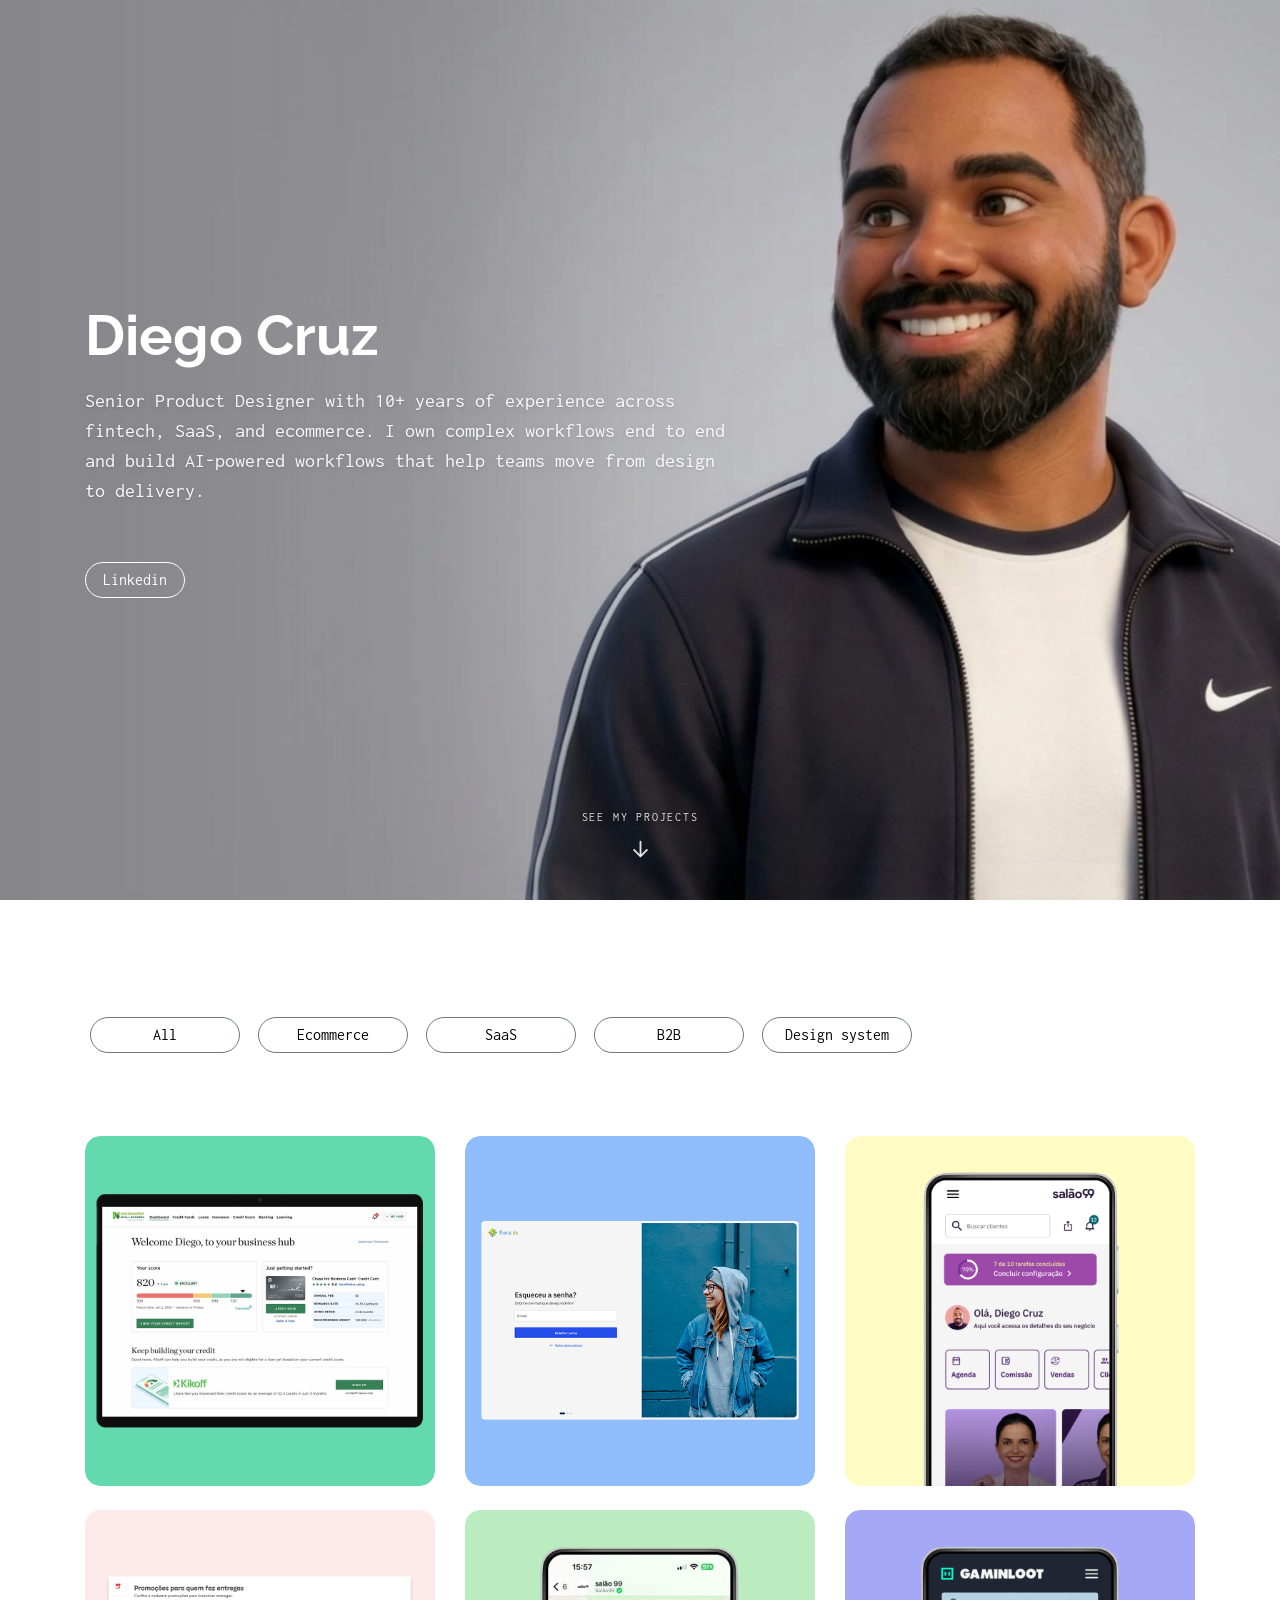
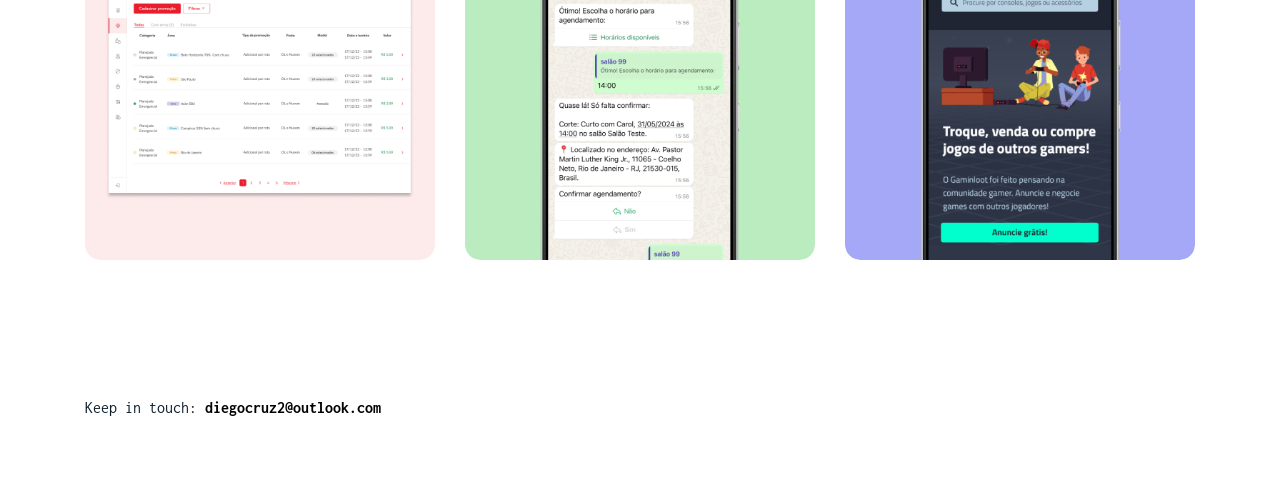
<file: index.html>
<!DOCTYPE html>
<html lang="en">

<head>
  <!-- Google tag (gtag.js) -->
<script async src="https://www.googletagmanager.com/gtag/js?id=G-RJH4GK9BBF"></script>
<script>
  window.dataLayer = window.dataLayer || [];
  function gtag(){dataLayer.push(arguments);}
  gtag('js', new Date());

  gtag('config', 'G-RJH4GK9BBF');
</script>
<script type="text/javascript">
  (function(c,l,a,r,i,t,y){
      c[a]=c[a]||function(){(c[a].q=c[a].q||[]).push(arguments)};
      t=l.createElement(r);t.async=1;t.src="https://www.clarity.ms/tag/"+i;
      y=l.getElementsByTagName(r)[0];y.parentNode.insertBefore(t,y);
  })(window, document, "clarity", "script", "nmmzmpyi36");
</script>
  <meta charset="utf-8">
  <title>Diego Cruz | Product Design · End-to-End Ownership</title>
  <meta content="width=device-width, initial-scale=1.0" name="viewport">
  <meta content="" name="keywords">
  <meta content="Product designer with 10 years across fintech, SaaS, and ecommerce. End-to-end ownership of complex workflows, measurable product impact, and AI-powered design workflows." name="description">

  <!-- Favicons -->
  <link href="img/favicon.png" rel="icon">
  <link href="img/apple-touch-icon.png" rel="apple-touch-icon">

  <!-- Google Fonts -->
  <link href="https://fonts.googleapis.com/css?family=Inconsolata:400,700|Raleway:400,700&display=swap"
    rel="stylesheet">

  <!-- Bootstrap CSS File -->
  <link href="vendor/bootstrap/css/bootstrap.min.css" rel="stylesheet">

  <!-- Vendor CSS Files -->
  <link href="vendor/icofont/icofont.min.css" rel="stylesheet">
  <link href="vendor/line-awesome/css/line-awesome.min.css" rel="stylesheet">
  <link href="vendor/aos/aos.css" rel="stylesheet">
  <link href="vendor/owlcarousel/assets/owl.carousel.min.css" rel="stylesheet">

  <!-- Template Main CSS File -->
  <link href="css/style.css" rel="stylesheet">


</head>

<body class="home" data-aos-easing="ease" data-aos-duration="1000" data-aos-delay="0">

  <!-- Background video (scrubbed by horizontal mouse movement) -->
  <video id="bg-video" class="bg-video" muted playsinline preload="auto" disablepictureinpicture
    data-src="video/diego-bg-video-hq.mp4"></video>
  <script src="js/video-scrub.js"></script>




  <header class="site-hero">
    <div class="container">
      <h1>Diego Cruz</h1>
      <p class="site-hero-lead">Senior Product Designer with 10+ years of experience across fintech, SaaS, and ecommerce. I own complex workflows end to end and build AI-powered workflows that help teams move from design to delivery.</p>
      <a href="https://www.linkedin.com/in/diegocruz2/" target="_blank" class="contato">
        <span>Linkedin</span>
      </a>
    </div>

    <img class="hero-mobile-art" src="img/eu_3d.png" alt="" aria-hidden="true">

    <a href="#main" class="scroll-down">
      <span class="scroll-down-label">See my projects</span>
      <svg class="scroll-down-icon" width="22" height="22" viewBox="0 0 24 24" fill="none"
        stroke="currentColor" stroke-width="2" stroke-linecap="round" stroke-linejoin="round" aria-hidden="true">
        <path d="M12 4v15" />
        <path d="M5 13l7 7 7-7" />
      </svg>
    </a>
  </header>

  <main id="main">

    <div class="site-section site-portfolio">
      <div class="container">
        <div class="row mb-5 align-items-left">
          
          <div class="col-md-12 col-lg-12 text-left text-lg-left aos-init aos-animate" data-aos="fade-up" data-aos-delay="100" style="
    margin-bottom: 30px;
">
            <div id="filters" class="filters">
              <a href="#" data-filter="*" class="active">All</a>
              <a href="#" data-filter=".web" class="">Ecommerce</a>
              <a href="#" data-filter=".design" class="">SaaS</a>
              <a href="#" data-filter=".branding" class="">B2B</a>
              <a href="#" data-filter=".design-system" class="">Design system</a>
            </div>
          </div>
        </div>
        <div id="portfolio-grid" class="row no-gutter aos-init aos-animate" data-aos="fade-up" data-aos-delay="200" style="position: relative; height: 748px;">
          <div class="item photography branding col-sm-6 col-md-4 col-lg-4 mb-4" style="position: absolute; left: 0px; top: 374px;">
            <a href="nerdwallet.html" class="item-wrap fancybox">
              <div class="work-info">
                <h3>NerdWallet</h3>
                <span>SMB lending · End-to-end journey across 3 squads</span>
              </div>
              <img class="img-fluid" src="img/img_7.png" alt="NerdWallet SMB lending onboarding">
            </a>
          </div>
          <div class="item design-system col-sm-6 col-md-4 col-lg-4 mb-4">
            <a href="flora.html" class="item-wrap fancybox">
              <div class="work-info">
                <h3>Design system</h3>
                <span>Grupo Boticário design system</span>
              </div>
              <img class="img-fluid" src="img/flora-home-cover.png" alt="Flora design system — password recovery interface" width="490" height="490">
            </a>
          </div>
          <div class="item design photography col-sm-6 col-md-4 col-lg-4 mb-4" style="position: absolute; left: 0px; top: 374px;">
            <a href="salao99.html" class="item-wrap fancybox">
              <div class="work-info">
                <h3>Salão99</h3>
                <span>Salon management SaaS · Onboarding redesign</span>
              </div>
              <img class="img-fluid" src="img/img_4.jpg" alt="Salão99 salon management software">
            </a>
          </div>
          <div class="item branding col-sm-6 col-md-4 col-lg-4 mb-4" style="position: absolute; left: 380px; top: 0px;">
            <a href="ifood.html" class="item-wrap fancybox">
              <div class="work-info">
                <h3>iFood</h3>
                <span>Driver workflows · Gamified route bonuses</span>
              </div>
              <img class="img-fluid" src="img/img_2.jpg" alt="iFood driver route bonus experience">
            </a>
          </div>
          <div class="item design col-sm-6 col-md-4 col-lg-4 mb-4" style="position: absolute; left: 760px; top: 0px;">
            <a href="chatbot.html" class="item-wrap fancybox">
              <div class="work-info">
                <h3>Conversational AI Chatbot</h3>
              </div>
              <img class="img-fluid" src="img/img_3.jpg">
            </a>
          </div>
          <div class="item web col-sm-6 col-md-4 col-lg-4 mb-4" style="position: absolute; left: 0px; top: 0px;">
            <a href="gaminloot.html" class="item-wrap fancybox">
              <div class="work-info">
                <h3>Gaminloot</h3>
                <span>A specialized online marketplace designed for gamers</span>
                
              </div>
              <img class="img-fluid" src="img/img_1.jpg">
            </a>
          </div>
          <!-- Landing Pages Showcase disabled
          <div class="item photography col-sm-6 col-md-4 col-lg-4 mb-4" style="position: absolute; left: 760px; top: 374px;">
            <a href="landingpages.html" class="item-wrap fancybox">
              <div class="work-info">
                <h3>Landing Pages Showcase</h3>
              </div>
              <img class="img-fluid" src="img/img_6.jpg">
            </a>
          </div>
          -->
        </div>
      </div>
    </div>

    
  </main>
  <footer class="footer" role="contentinfo">
    <div class="container">
      <div class="row">
        <div class="col-sm-6">
         
          <div class="credits">
            
            Keep in touch: <a href="mailto:diegocruz2@outlook.com"><b>diegocruz2@outlook.com</b></a>
          </div>
        </div>
        <div class="col-sm-6 social text-md-right">
          
          
          
          
        </div>
      </div>
    </div>
  </footer>

  <!-- Vendor JS Files -->
  <script src="vendor/jquery/jquery.min.js"></script>
  <script src="vendor/jquery/jquery-migrate.min.js"></script>
  <script src="vendor/bootstrap/js/bootstrap.min.js"></script>
  <script src="vendor/easing/easing.min.js"></script>
  <script src="vendor/php-email-form/validate.js"></script>
  <script src="vendor/isotope/isotope.pkgd.min.js"></script>
  <script src="vendor/aos/aos.js"></script>
  <script src="vendor/owlcarousel/owl.carousel.min.js"></script>

  <!-- Template Main JS File -->
  <script src="js/main.js"></script>
  <script src="js/hero-scroll.js"></script>




</body>

</html>
</file>
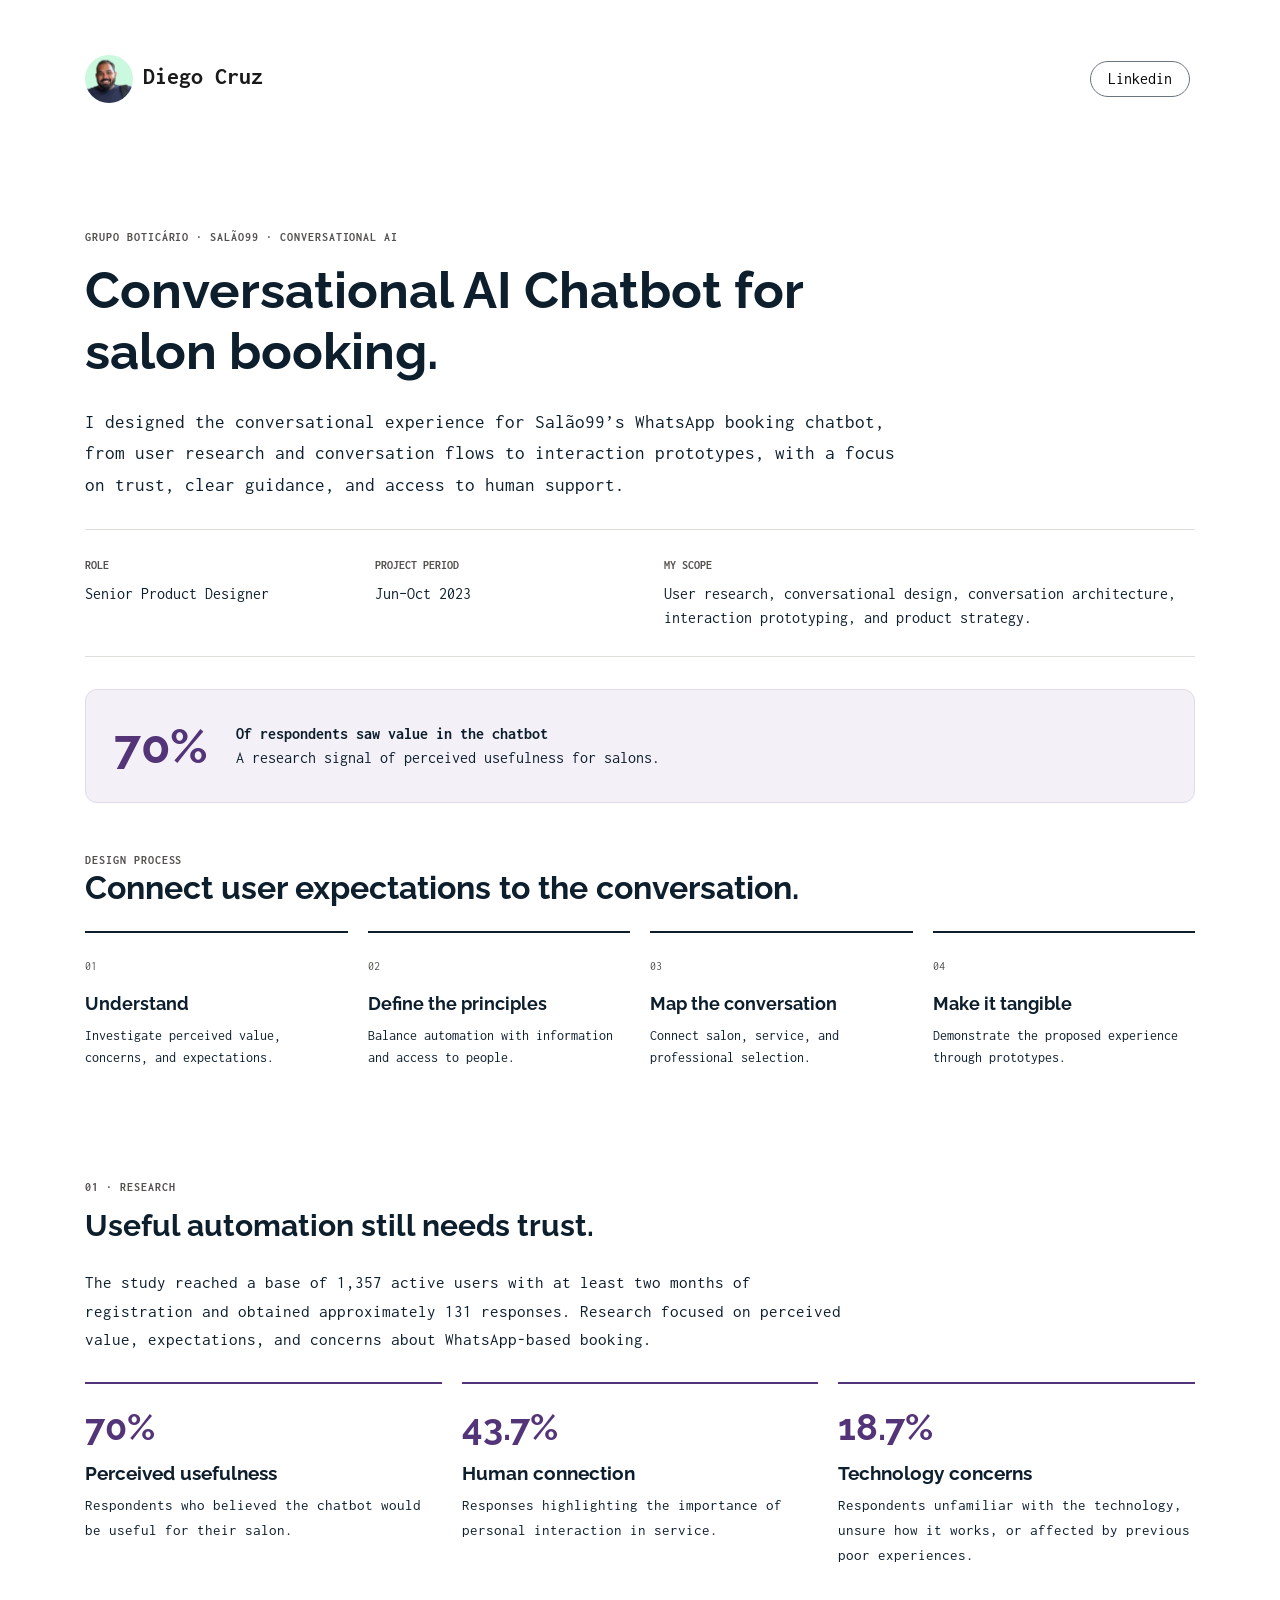
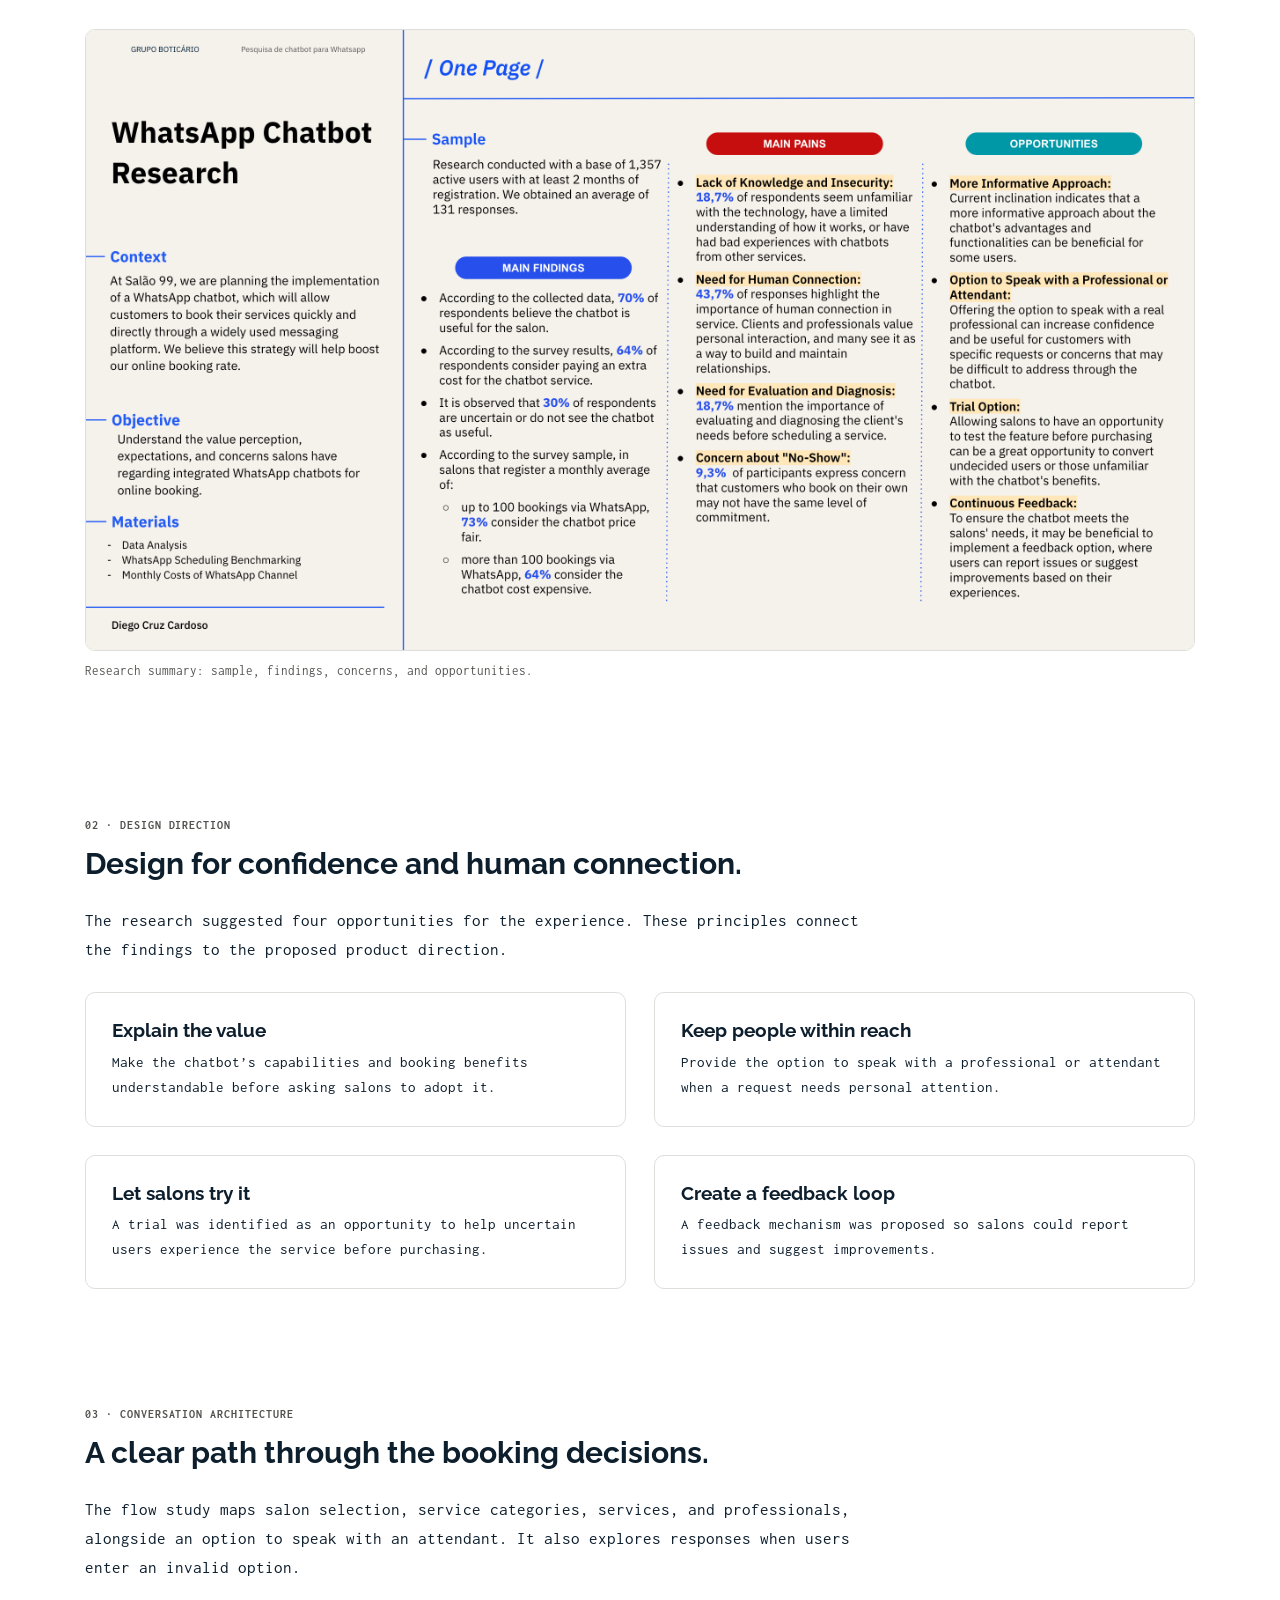
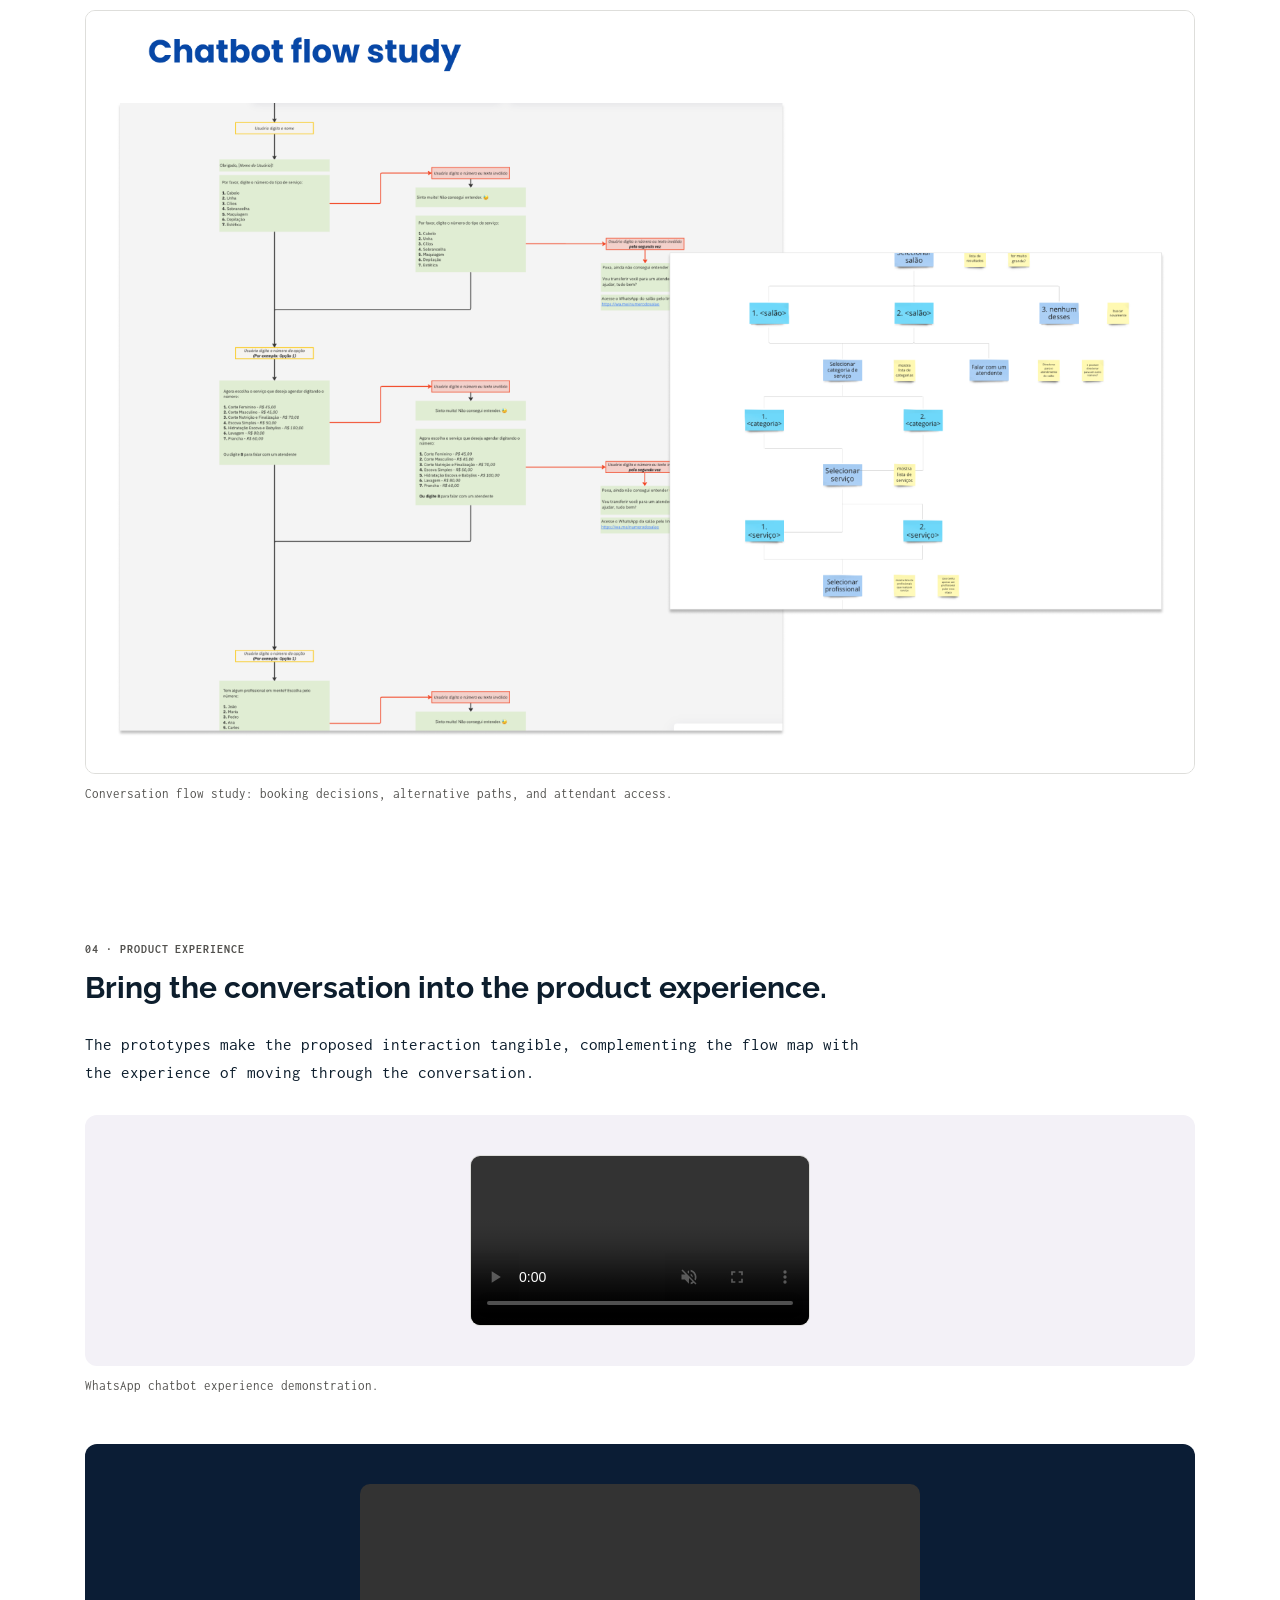
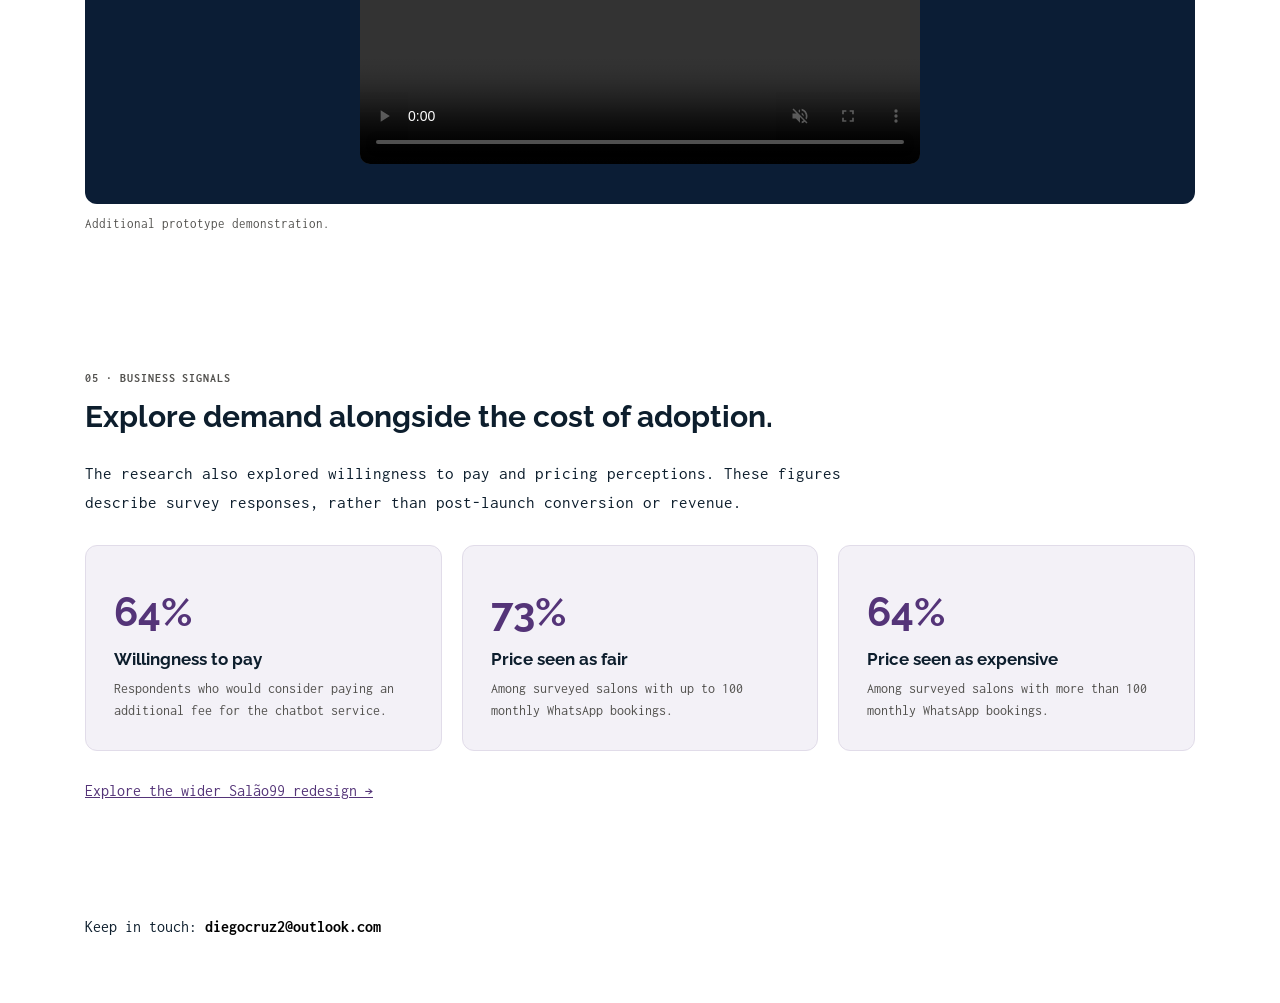
<file: chatbot.html>
<!DOCTYPE html>
<html lang="en">

<head>
  <!-- Google tag (gtag.js) -->
<script async src="https://www.googletagmanager.com/gtag/js?id=G-RJH4GK9BBF"></script>
<script>
  window.dataLayer = window.dataLayer || [];
  function gtag(){dataLayer.push(arguments);}
  gtag('js', new Date());

  gtag('config', 'G-RJH4GK9BBF');
</script>

<script type="text/javascript">
  (function(c,l,a,r,i,t,y){
      c[a]=c[a]||function(){(c[a].q=c[a].q||[]).push(arguments)};
      t=l.createElement(r);t.async=1;t.src="https://www.clarity.ms/tag/"+i;
      y=l.getElementsByTagName(r)[0];y.parentNode.insertBefore(t,y);
  })(window, document, "clarity", "script", "nmmzmpyi36");
</script>
  <meta charset="utf-8">
  <title>Diego Cruz | Salão99 — Conversational AI Chatbot</title>
  <meta content="width=device-width, initial-scale=1.0" name="viewport">
  <meta content="" name="keywords">
  <meta content="Conversational AI Chatbot — research, conversation architecture, and interaction design for Salão99’s WhatsApp booking experience." name="description">

  <!-- Favicons -->
  <link href="img/favicon.png" rel="icon">
  <link href="img/apple-touch-icon.png" rel="apple-touch-icon">

  <!-- Google Fonts -->
  <link href="https://fonts.googleapis.com/css?family=Inconsolata:400,700|Raleway:400,700&display=swap"
    rel="stylesheet">

  <!-- Bootstrap CSS File -->
  <link href="vendor/bootstrap/css/bootstrap.min.css" rel="stylesheet">

  <!-- Vendor CSS Files -->
  <link href="vendor/icofont/icofont.min.css" rel="stylesheet">
  <link href="vendor/line-awesome/css/line-awesome.min.css" rel="stylesheet">
  <link href="vendor/aos/aos.css" rel="stylesheet">
  <link href="vendor/owlcarousel/assets/owl.carousel.min.css" rel="stylesheet">

  <!-- Template Main CSS File -->
  <link href="css/style.css" rel="stylesheet">
<style>
.cb { --ink:#0d1e2d; --muted:#52514e; --line:#dededb; }
.cb .cb-intro { max-width:820px; font-size:19px; line-height:1.65; }
.cb h1 { font-size:clamp(32px,4vw,52px); font-weight:700; max-width:850px; margin:14px 0 24px; }
.cb-kicker { text-transform:uppercase; letter-spacing:.08em; font-size:12px; color:#52514e; font-weight:700; }
.cb-meta { display:grid; grid-template-columns:1fr 1fr 2fr; gap:24px; padding:26px 0; margin:28px 0; border-top:1px solid var(--line); border-bottom:1px solid var(--line); }
.cb-meta dt { font-size:12px; text-transform:uppercase; color:var(--muted); margin-bottom:8px; }
.cb-meta dd { margin:0; }
.cb-outcome { display:flex; gap:28px; align-items:center; background:#f3f1f7; border:1px solid #e1dce9; padding:28px; border-radius:12px; margin:32px 0 48px; }
.cb-outcome strong { font:700 48px 'Raleway',sans-serif; color:#543478; }
.cb-outcome p { margin:0; max-width:560px; }
.cb-process { list-style:none; display:grid; grid-template-columns:repeat(4,minmax(0,1fr)); gap:20px; margin:24px 0 0; padding:0; }
.cb-process a { display:block; height:100%; padding:20px 0; border-top:2px solid var(--ink); color:var(--ink); text-decoration:none; }
.cb-process a:hover { border-color:#765497; color:#543478; }
.cb-process a:focus-visible { outline:2px solid #543478; outline-offset:4px; }
.cb-process span { font-size:12px; color:var(--muted); }
.cb-process h3 { font-size:18px; font-weight:700; margin:16px 0 10px; }
.cb-process p { font-size:14px; line-height:1.6; margin:0; }
.cb-section { padding-top:72px; scroll-margin-top:24px; }
.cb-section h2 { font-size:30px; margin:12px 0 18px; }
.cb-section > p { max-width:780px; font-size:17px; line-height:1.7; margin-bottom:28px; }
.cb figure { margin:0 0 28px; }
.cb figure img { display:block; width:100%; height:auto; border-radius:10px; border:1px solid var(--line); }
.cb figcaption { color:var(--muted); font-size:13px; margin:10px 0 0; }
.cb-gallery { display:grid; grid-template-columns:1fr; gap:28px; }
.cb-gallery figure { margin-bottom:0; }
.cb-demo { display:grid; grid-template-columns:minmax(0,2fr) minmax(0,1fr); gap:28px; align-items:start; margin:28px 0; }
.cb video { display:block; width:100%; border-radius:10px; border:1px solid var(--line); }
.cb-mobile-video { max-width:280px; margin:auto; }
@media(max-width:767px) {
.cb-meta,.cb-process,.cb-gallery,.cb-demo { grid-template-columns:1fr; }
.cb-process { gap:8px; }.cb-process h3 { margin-top:8px; }
.cb-outcome { align-items:flex-start; flex-direction:column; gap:12px; padding:22px; }
.cb-section { padding-top:48px; }.cb-section h2 { font-size:25px; }
.cb .cb-intro { font-size:17px; }.cb-gallery { gap:24px; }
}

.cb-business-grid { display:grid; grid-template-columns:repeat(3,minmax(0,1fr)); gap:20px; }
.cb-business-card { padding:28px; border:1px solid #e1dce9; border-radius:12px; background:#f3f1f7; }
.cb-business-card strong { display:block; font:700 40px 'Raleway',sans-serif; color:#543478; margin:14px 0; }
.cb-business-card h3 { font-size:17px; font-weight:700; }
.cb-business-card p { color:#52514e; margin:0; font-size:14px; line-height:1.6; }
@media(max-width:767px) { .cb-business-grid { grid-template-columns:1fr; } }

.cb-section { padding-top:88px; }
.cb figure { margin-bottom:48px; }
.cb-findings { display:grid; grid-template-columns:repeat(3,minmax(0,1fr)); gap:20px; margin:28px 0 40px; }
.cb-finding { border-top:2px solid #543478; padding:22px 0; }
.cb-finding strong { font:700 36px 'Raleway',sans-serif; color:#543478; display:block; margin-bottom:14px; }
.cb-finding h3,.cb-decision h3 { font-size:19px; font-weight:700; }
.cb-finding p,.cb-decision p { font-size:15px; line-height:1.65; margin:0; }
.cb-decisions { display:grid; grid-template-columns:1fr 1fr; gap:28px; margin:28px 0; }
.cb-decision { border:1px solid #dededb; border-radius:10px; padding:26px; }
.cb-video-stage { padding:40px; background:#f3f1f7; border-radius:12px; }
.cb-video-stage video { max-width:340px; margin:auto; }
.cb-video-stage.dark { background:#0b1d35; }
.cb-video-stage.dark video { max-width:560px; border:0; }
.cb-related { display:inline-block; margin-top:28px; color:#543478; text-decoration:underline; }
@media(max-width:767px) {
.cb-findings,.cb-decisions { grid-template-columns:1fr; gap:20px; }
.cb-section { padding-top:56px; }.cb-video-stage { padding:20px; }
}
</style>
</head>

<body class="case-study" data-aos-easing="ease" data-aos-duration="1000" data-aos-delay="0">



  <nav class="navbar navbar-light custom-navbar">
    <div class="container">
      <a class="navbar-brand" href="index.html"> <img src="img/eu-novo.jpg" loading="lazy" width="48" height="Auto" alt="" style="
        margin-right: 10px;
        border-radius: 100%;
        ">Diego Cruz</a>

<a href="https://www.linkedin.com/in/diegocruz2" target="_blank" class="contato">
  <span style="padding: 10px;">Linkedin</span>
</a>

    </div>
  </nav>



<main id="main" class="cb"><div class="site-section"><div class="container">
<header><div class="cb-kicker">Grupo Boticário · Salão99 · Conversational AI</div>
<h1>Conversational AI Chatbot for salon booking.</h1>
<p class="cb-intro">I designed the conversational experience for Salão99’s WhatsApp booking chatbot, from user research and conversation flows to interaction prototypes, with a focus on trust, clear guidance, and access to human support.</p>
<dl class="cb-meta"><div><dt>Role</dt><dd>Senior Product Designer</dd></div><div><dt>Project period</dt><dd>Jun–Oct 2023</dd></div><div><dt>My scope</dt><dd>User research, conversational design, conversation architecture, interaction prototyping, and product strategy.</dd></div></dl>
<div class="cb-outcome"><strong>70%</strong><p><b>Of respondents saw value in the chatbot</b><br>A research signal of perceived usefulness for salons.</p></div></header>
<section aria-labelledby="cb-process-title"><div class="cb-kicker">Design process</div><h2 id="cb-process-title">Connect user expectations to the conversation.</h2>
<ol class="cb-process">
<li><a href="#research"><span>01</span><h3>Understand</h3><p>Investigate perceived value, concerns, and expectations.</p></a></li>
<li><a href="#decisions"><span>02</span><h3>Define the principles</h3><p>Balance automation with information and access to people.</p></a></li>
<li><a href="#flow"><span>03</span><h3>Map the conversation</h3><p>Connect salon, service, and professional selection.</p></a></li>
<li><a href="#experience"><span>04</span><h3>Make it tangible</h3><p>Demonstrate the proposed experience through prototypes.</p></a></li>
</ol></section>
<section class="cb-section" id="research"><div class="cb-kicker">01 · Research</div><h2>Useful automation still needs trust.</h2><p>The study reached a base of 1,357 active users with at least two months of registration and obtained approximately 131 responses. Research focused on perceived value, expectations, and concerns about WhatsApp-based booking.</p><div class="cb-findings">
<article class="cb-finding"><strong>70%</strong><h3>Perceived usefulness</h3><p>Respondents who believed the chatbot would be useful for their salon.</p></article>
<article class="cb-finding"><strong>43.7%</strong><h3>Human connection</h3><p>Responses highlighting the importance of personal interaction in service.</p></article>
<article class="cb-finding"><strong>18.7%</strong><h3>Technology concerns</h3><p>Respondents unfamiliar with the technology, unsure how it works, or affected by previous poor experiences.</p></article>
</div><figure><img src="img/chatbot.png" loading="lazy" alt="Research summary: sample, findings, concerns, and opportunities."><figcaption>Research summary: sample, findings, concerns, and opportunities.</figcaption></figure></section><section class="cb-section" id="decisions"><div class="cb-kicker">02 · Design direction</div><h2>Design for confidence and human connection.</h2><p>The research suggested four opportunities for the experience. These principles connect the findings to the proposed product direction.</p><div class="cb-decisions">
<article class="cb-decision"><h3>Explain the value</h3><p>Make the chatbot’s capabilities and booking benefits understandable before asking salons to adopt it.</p></article>
<article class="cb-decision"><h3>Keep people within reach</h3><p>Provide the option to speak with a professional or attendant when a request needs personal attention.</p></article>
<article class="cb-decision"><h3>Let salons try it</h3><p>A trial was identified as an opportunity to help uncertain users experience the service before purchasing.</p></article>
<article class="cb-decision"><h3>Create a feedback loop</h3><p>A feedback mechanism was proposed so salons could report issues and suggest improvements.</p></article>
</div></section><section class="cb-section" id="flow"><div class="cb-kicker">03 · Conversation architecture</div><h2>A clear path through the booking decisions.</h2><p>The flow study maps salon selection, service categories, services, and professionals, alongside an option to speak with an attendant. It also explores responses when users enter an invalid option.</p><figure><img src="img/chatbot-flow.png" loading="lazy" alt="Conversation flow study: booking decisions, alternative paths, and attendant access."><figcaption>Conversation flow study: booking decisions, alternative paths, and attendant access.</figcaption></figure></section><section class="cb-section" id="experience"><div class="cb-kicker">04 · Product experience</div><h2>Bring the conversation into the product experience.</h2><p>The prototypes make the proposed interaction tangible, complementing the flow map with the experience of moving through the conversation.</p><figure><div class="cb-video-stage"><video controls autoplay loop muted playsinline preload="auto"><source src="img/chatbot-video.mp4" type="video/mp4">Your browser does not support the video tag.</video></div><figcaption>WhatsApp chatbot experience demonstration.</figcaption></figure>
<figure><div class="cb-video-stage dark"><video controls autoplay loop muted playsinline preload="auto"><source src="img/c.mp4" type="video/mp4">Your browser does not support the video tag.</video></div><figcaption>Additional prototype demonstration.</figcaption></figure></section><section class="cb-section" id="business-signals"><div class="cb-kicker">05 · Business signals</div><h2>Explore demand alongside the cost of adoption.</h2><p>The research also explored willingness to pay and pricing perceptions. These figures describe survey responses, rather than post-launch conversion or revenue.</p><div class="cb-business-grid">
<article class="cb-business-card"><strong>64%</strong><h3>Willingness to pay</h3><p>Respondents who would consider paying an additional fee for the chatbot service.</p></article>
<article class="cb-business-card"><strong>73%</strong><h3>Price seen as fair</h3><p>Among surveyed salons with up to 100 monthly WhatsApp bookings.</p></article>
<article class="cb-business-card"><strong>64%</strong><h3>Price seen as expensive</h3><p>Among surveyed salons with more than 100 monthly WhatsApp bookings.</p></article>
</div><a class="cb-related" href="salao99.html">Explore the wider Salão99 redesign →</a></section></div></div></main>
  
  <footer class="footer" role="contentinfo">
    <div class="container">
      <div class="row">
        <div class="col-sm-6">
         
          <div class="credits">
            
            Keep in touch: <a href="mailto:diegocruz2@outlook.com"><b>diegocruz2@outlook.com</b></a>
          </div>
        </div>
        <div class="col-sm-6 social text-md-right">
          
          
          
          
        </div>
      </div>
    </div>
  </footer>

  <!-- Vendor JS Files -->
  <script src="vendor/jquery/jquery.min.js"></script>
  <script src="vendor/jquery/jquery-migrate.min.js"></script>
  <script src="vendor/bootstrap/js/bootstrap.min.js"></script>
  <script src="vendor/easing/easing.min.js"></script>
  <script src="vendor/php-email-form/validate.js"></script>
  <script src="vendor/isotope/isotope.pkgd.min.js"></script>
  <script src="vendor/aos/aos.js"></script>
  <script src="vendor/owlcarousel/owl.carousel.min.js"></script>

  <!-- Template Main JS File -->
  <script src="js/main.js"></script>




</body>

</html>
</file>
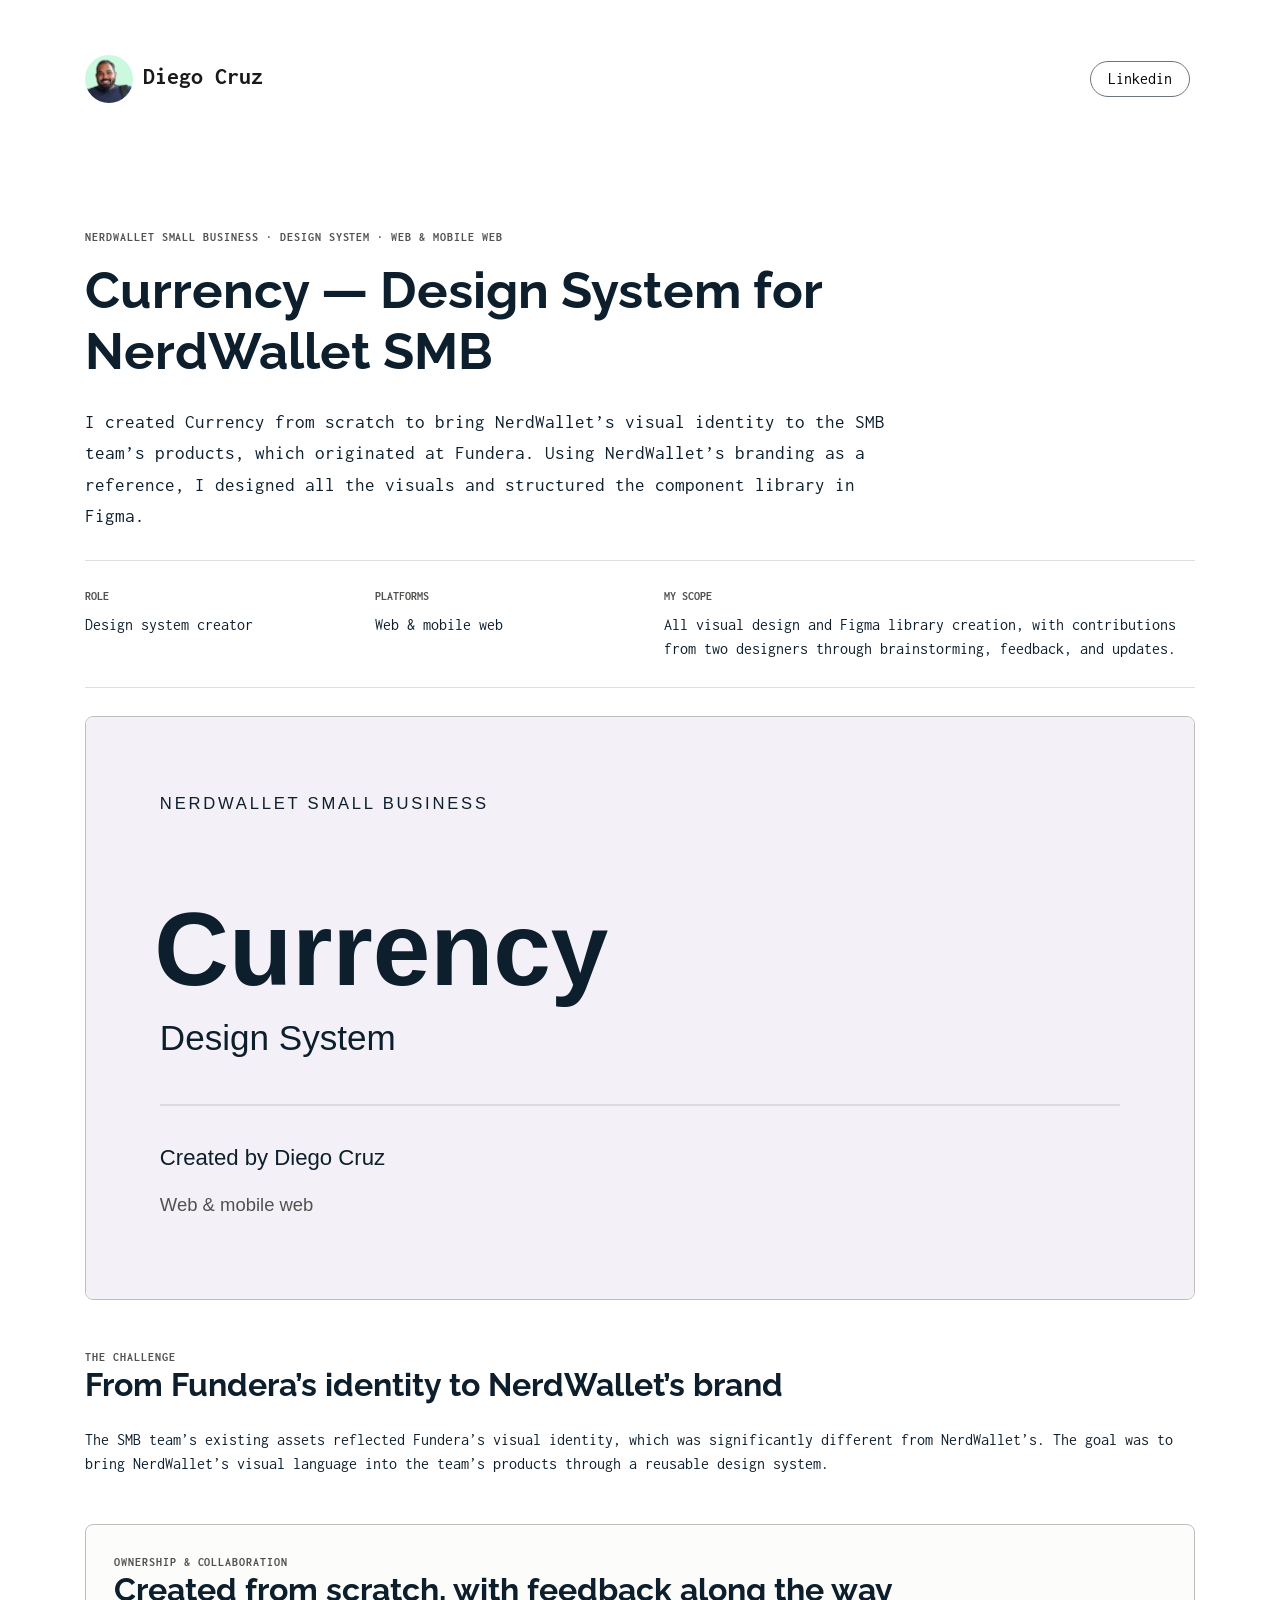
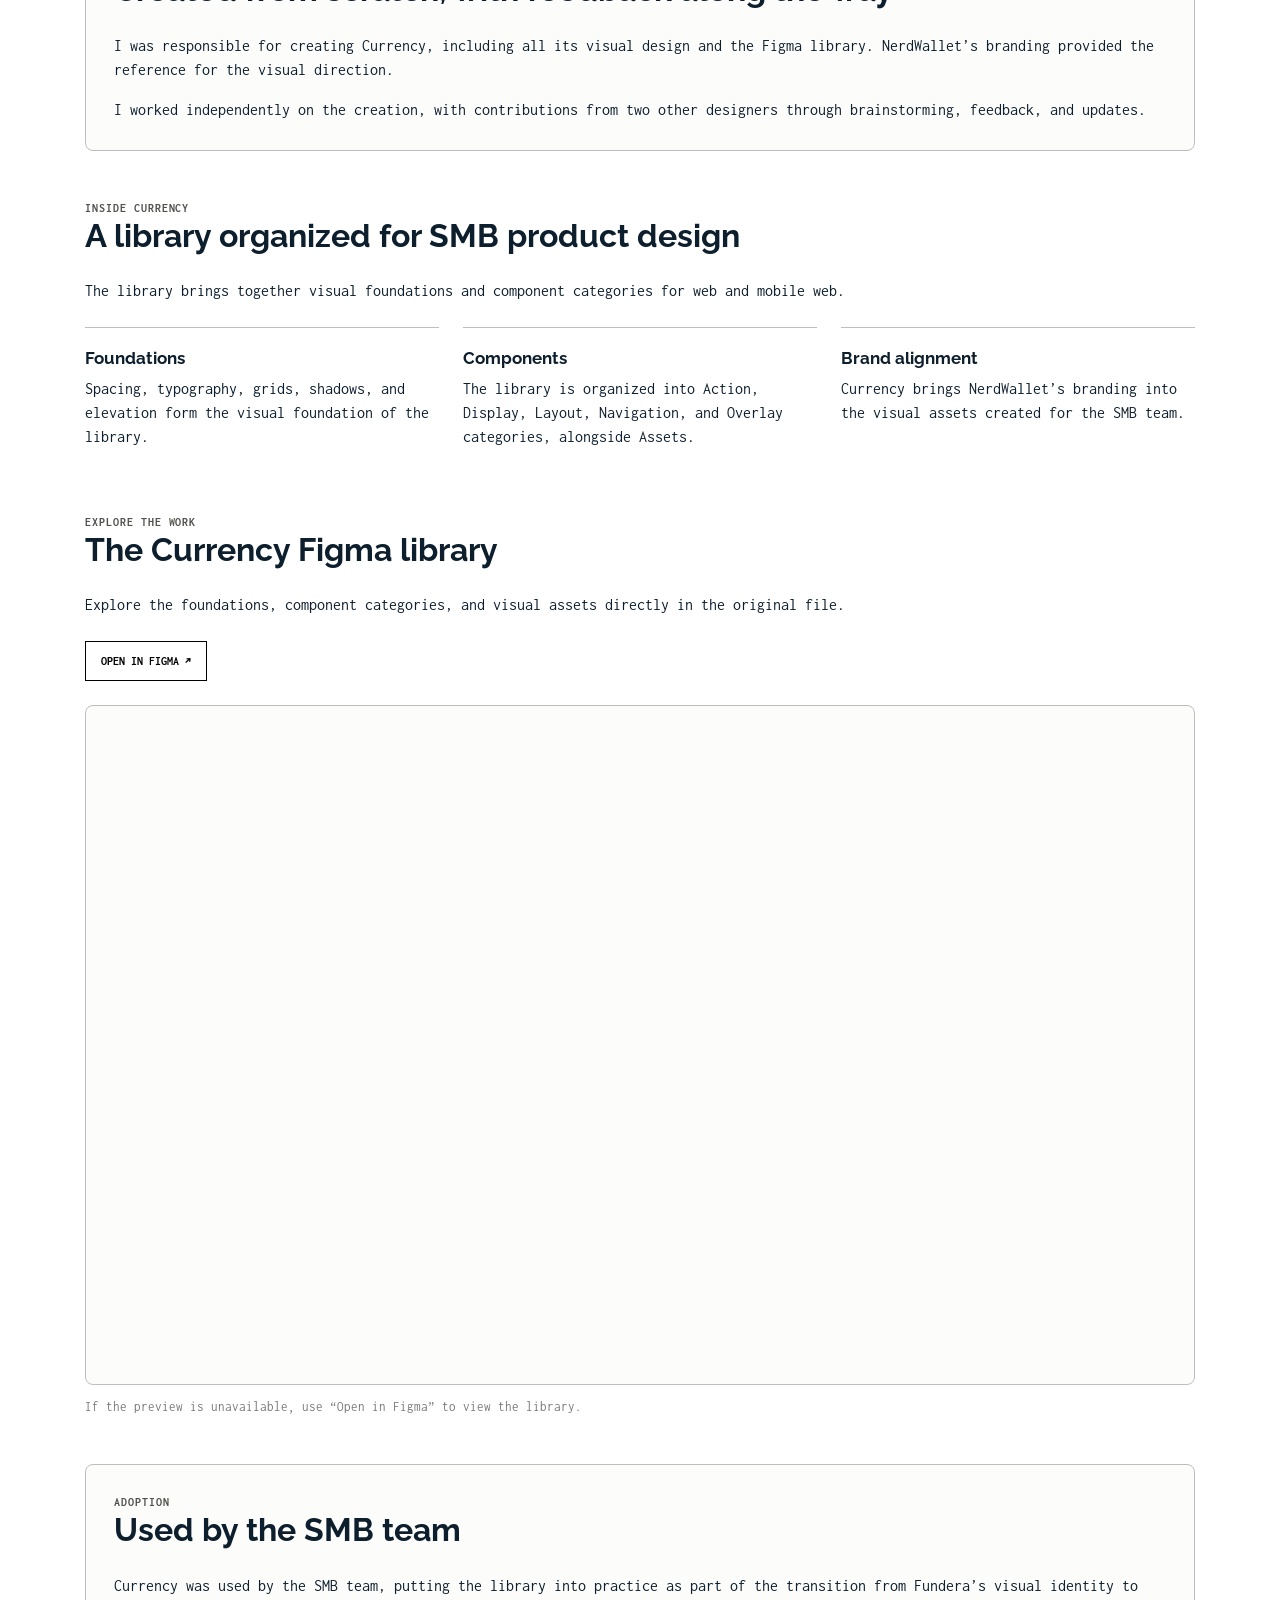
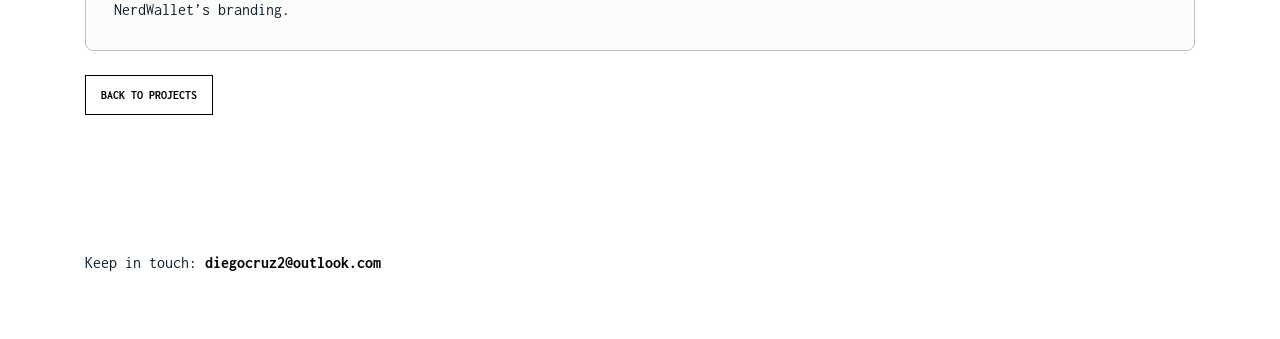
<file: currency.html>
<!DOCTYPE html>
<html lang="en">

<head>
  <!-- Google tag (gtag.js) -->
  <script async src="https://www.googletagmanager.com/gtag/js?id=G-RJH4GK9BBF"></script>
  <script>
    window.dataLayer = window.dataLayer || [];
    function gtag(){dataLayer.push(arguments);}
    gtag('js', new Date());
  
    gtag('config', 'G-RJH4GK9BBF');
  </script>
  <script type="text/javascript">
    (function(c,l,a,r,i,t,y){
        c[a]=c[a]||function(){(c[a].q=c[a].q||[]).push(arguments)};
        t=l.createElement(r);t.async=1;t.src="https://www.clarity.ms/tag/"+i;
        y=l.getElementsByTagName(r)[0];y.parentNode.insertBefore(t,y);
    })(window, document, "clarity", "script", "nmmzmpyi36");
</script>
  <meta charset="utf-8">
  <title>Diego Cruz | Currency Design System for NerdWallet SMB</title>
  <meta content="width=device-width, initial-scale=1.0" name="viewport">
  <meta content="" name="keywords">
  <meta content="Currency: a design system I created for NerdWallet SMB, bringing the former Fundera products into the NerdWallet brand. Visual design, Figma library, and team adoption." name="description">
  <meta property="og:title" content="Diego Cruz | Currency Design System for NerdWallet SMB">
  <meta property="og:description" content="Currency: a design system I created for NerdWallet SMB, bringing the former Fundera products into the NerdWallet brand. Visual design, Figma library, and team adoption.">
  <meta property="og:image" content="https://diegocruzdesign.com/img/currency-cover.svg">

  <!-- Favicons -->
  <link href="img/favicon.png" rel="icon">
  <link href="img/apple-touch-icon.png" rel="apple-touch-icon">

  <!-- Google Fonts -->
  <link href="https://fonts.googleapis.com/css?family=Inconsolata:400,700|Raleway:400,700&display=swap"
    rel="stylesheet">

  <!-- Bootstrap CSS File -->
  <link href="vendor/bootstrap/css/bootstrap.min.css" rel="stylesheet">

  <!-- Vendor CSS Files -->
  <link href="vendor/icofont/icofont.min.css" rel="stylesheet">
  <link href="vendor/line-awesome/css/line-awesome.min.css" rel="stylesheet">
  <link href="vendor/aos/aos.css" rel="stylesheet">
  <link href="vendor/owlcarousel/assets/owl.carousel.min.css" rel="stylesheet">

  <!-- Template Main CSS File -->
  <link href="css/style.css" rel="stylesheet">

  <style>
    /* Header uses the same typography and layout scale as Salão99. */
    .nw-header .nw-intro { max-width:820px; font-size:19px; line-height:1.65; }
    .nw-header h1 { font-size:clamp(32px,4vw,52px); font-weight:700; max-width:850px; margin:14px 0 24px; }
    .nw-kicker { text-transform:uppercase; letter-spacing:.08em; font-size:12px; color:#52514e; font-weight:700; }
    .nw-objective { max-width:820px; margin-top:24px; }
    .nw-objective p { margin-top:8px; }
    .nw-meta { display:grid; grid-template-columns:1fr 1fr 2fr; gap:24px; padding:26px 0; margin:28px 0; border-top:1px solid #dededb; border-bottom:1px solid #dededb; }
    .nw-meta dt { font-size:12px; text-transform:uppercase; color:#52514e; margin-bottom:8px; }
    .nw-meta dd { margin:0; }
    .nw-outcome { display:flex; gap:28px; align-items:center; background:#f3f1f7; border:1px solid #e1dce9; padding:28px; border-radius:12px; margin:32px 0 48px; }
    .nw-outcome strong { font:700 48px 'Raleway',sans-serif; color:#543478; }
    .nw-outcome p { margin:0; max-width:560px; }
    @media(max-width:767px) {
      .nw-meta { grid-template-columns:1fr; }
      .nw-header .nw-intro { font-size:17px; }
      .nw-outcome { align-items:flex-start; flex-direction:column; gap:12px; padding:22px; }
    }

    .currency-card { border:1px solid #bebebe; border-radius:8px; padding:28px; background:#fcfcfb; margin-bottom:24px; }
    .currency-card h2 { margin-top:0; }
    .currency-section { margin-top:48px; }
    .currency-grid { display:grid; grid-template-columns:repeat(3,minmax(0,1fr)); gap:24px; margin-top:24px; }
    .currency-grid > div { border-top:1px solid #bebebe; padding-top:20px; }
    .currency-grid h3 { font-size:17px; font-weight:700; }
    .currency-frame { width:100%; height:680px; display:block; border:1px solid #bebebe; border-radius:8px; background:#fcfcfb; }
    .currency-caption { font-size:13px; color:#777; margin-top:12px; }
    .currency-actions { display:flex; flex-wrap:wrap; gap:16px; align-items:center; margin:24px 0; }
    .currency-actions .readmore { margin:0; }
    .currency-cover { width:100%; height:auto; border:1px solid #bebebe; border-radius:8px; }
    @media(max-width:767px) { .currency-grid { grid-template-columns:1fr; } .currency-frame { height:500px; } .currency-card { padding:20px; } }
  </style>
</head>

<body class="case-study">
  <nav class="navbar navbar-light custom-navbar">
    <div class="container">
      <a class="navbar-brand" href="index.html"> <img src="img/eu-novo.jpg" loading="lazy" width="48" height="Auto" alt="" style="
        margin-right: 10px;
        border-radius: 100%;
        ">Diego Cruz</a>

<a href="https://www.linkedin.com/in/diegocruz2" target="_blank" class="contato">
  <span style="padding: 10px;">Linkedin</span>
</a>

    </div>
  </nav>



  <main id="main">
    <div class="site-section">
      <div class="container">
        <header class="nw-header">
          <div class="nw-kicker">NerdWallet Small Business · Design system · Web &amp; mobile web</div>
          <h1>Currency — Design System for NerdWallet SMB</h1>
          <p class="nw-intro">I created Currency from scratch to bring NerdWallet’s visual identity to the SMB team’s products, which originated at Fundera. Using NerdWallet’s branding as a reference, I designed all the visuals and structured the component library in Figma.</p>
          <dl class="nw-meta">
            <div><dt>Role</dt><dd>Design system creator</dd></div>
            <div><dt>Platforms</dt><dd>Web &amp; mobile web</dd></div>
            <div><dt>My scope</dt><dd>All visual design and Figma library creation, with contributions from two designers through brainstorming, feedback, and updates.</dd></div>
          </dl>
        </header>
        <img class="currency-cover" src="img/currency-cover.svg" alt="Currency — Design System for NerdWallet SMB. Created by Diego Cruz for web and mobile web." width="1200" height="630">

        <section class="currency-section" aria-labelledby="challenge-title">
          <div class="nw-kicker">The challenge</div>
          <h2 id="challenge-title">From Fundera’s identity to NerdWallet’s brand</h2>
          <p>The SMB team’s existing assets reflected Fundera’s visual identity, which was significantly different from NerdWallet’s. The goal was to bring NerdWallet’s visual language into the team’s products through a reusable design system.</p>
        </section>

        <section class="currency-section currency-card" aria-labelledby="ownership-title">
          <div class="nw-kicker">Ownership &amp; collaboration</div>
          <h2 id="ownership-title">Created from scratch, with feedback along the way</h2>
          <p>I was responsible for creating Currency, including all its visual design and the Figma library. NerdWallet’s branding provided the reference for the visual direction.</p>
          <p class="mb-0">I worked independently on the creation, with contributions from two other designers through brainstorming, feedback, and updates.</p>
        </section>

        <section class="currency-section" aria-labelledby="system-title">
          <div class="nw-kicker">Inside Currency</div>
          <h2 id="system-title">A library organized for SMB product design</h2>
          <p>The library brings together visual foundations and component categories for web and mobile web.</p>
          <div class="currency-grid">
            <div><h3>Foundations</h3><p>Spacing, typography, grids, shadows, and elevation form the visual foundation of the library.</p></div>
            <div><h3>Components</h3><p>The library is organized into Action, Display, Layout, Navigation, and Overlay categories, alongside Assets.</p></div>
            <div><h3>Brand alignment</h3><p>Currency brings NerdWallet’s branding into the visual assets created for the SMB team.</p></div>
          </div>
        </section>

        <section class="currency-section" aria-labelledby="library-title">
          <div class="nw-kicker">Explore the work</div>
          <h2 id="library-title">The Currency Figma library</h2>
          <p>Explore the foundations, component categories, and visual assets directly in the original file.</p>
          <div class="currency-actions"><a class="readmore" href="https://www.figma.com/design/OhOHbBOtAI01AydEGkM8GV/Currency-v3-%E2%9C%A8?node-id=2-8" target="_blank" rel="noopener noreferrer">Open in Figma <span aria-hidden="true">↗</span></a></div>
          <iframe class="currency-frame" title="Currency design system — Figma library" loading="lazy" src="https://www.figma.com/embed?embed_host=share&amp;url=https%3A%2F%2Fwww.figma.com%2Fdesign%2FOhOHbBOtAI01AydEGkM8GV%2FCurrency-v3%3Fnode-id%3D2-8" allowfullscreen></iframe>
          <p class="currency-caption">If the preview is unavailable, use “Open in Figma” to view the library.</p>
        </section>

        <section class="currency-section currency-card" aria-labelledby="adoption-title">
          <div class="nw-kicker">Adoption</div>
          <h2 id="adoption-title">Used by the SMB team</h2>
          <p class="mb-0">Currency was used by the SMB team, putting the library into practice as part of the transition from Fundera’s visual identity to NerdWallet’s branding.</p>
        </section>
        <div class="currency-actions"><a class="readmore" href="index.html#portfolio-grid">Back to projects</a></div>
      </div>
    </div>
  </main>
  <footer class="footer" role="contentinfo">
    <div class="container">
      <div class="row">
        <div class="col-sm-6">
         
          <div class="credits">
            
            Keep in touch: <a href="mailto:diegocruz2@outlook.com"><b>diegocruz2@outlook.com</b></a>
          </div>
        </div>
        <div class="col-sm-6 social text-md-right">
          
          
          
          
        </div>
      </div>
    </div>
  </footer>

  <!-- Vendor JS Files -->
  <script src="vendor/jquery/jquery.min.js"></script>
  <script src="vendor/jquery/jquery-migrate.min.js"></script>
  <script src="vendor/bootstrap/js/bootstrap.min.js"></script>
  <script src="vendor/easing/easing.min.js"></script>
  <script src="vendor/php-email-form/validate.js"></script>
  <script src="vendor/isotope/isotope.pkgd.min.js"></script>
  <script src="vendor/aos/aos.js"></script>
  <script src="vendor/owlcarousel/owl.carousel.min.js"></script>

  <!-- Template Main JS File -->
  <script src="js/main.js"></script>


</body>
</html>
</file>
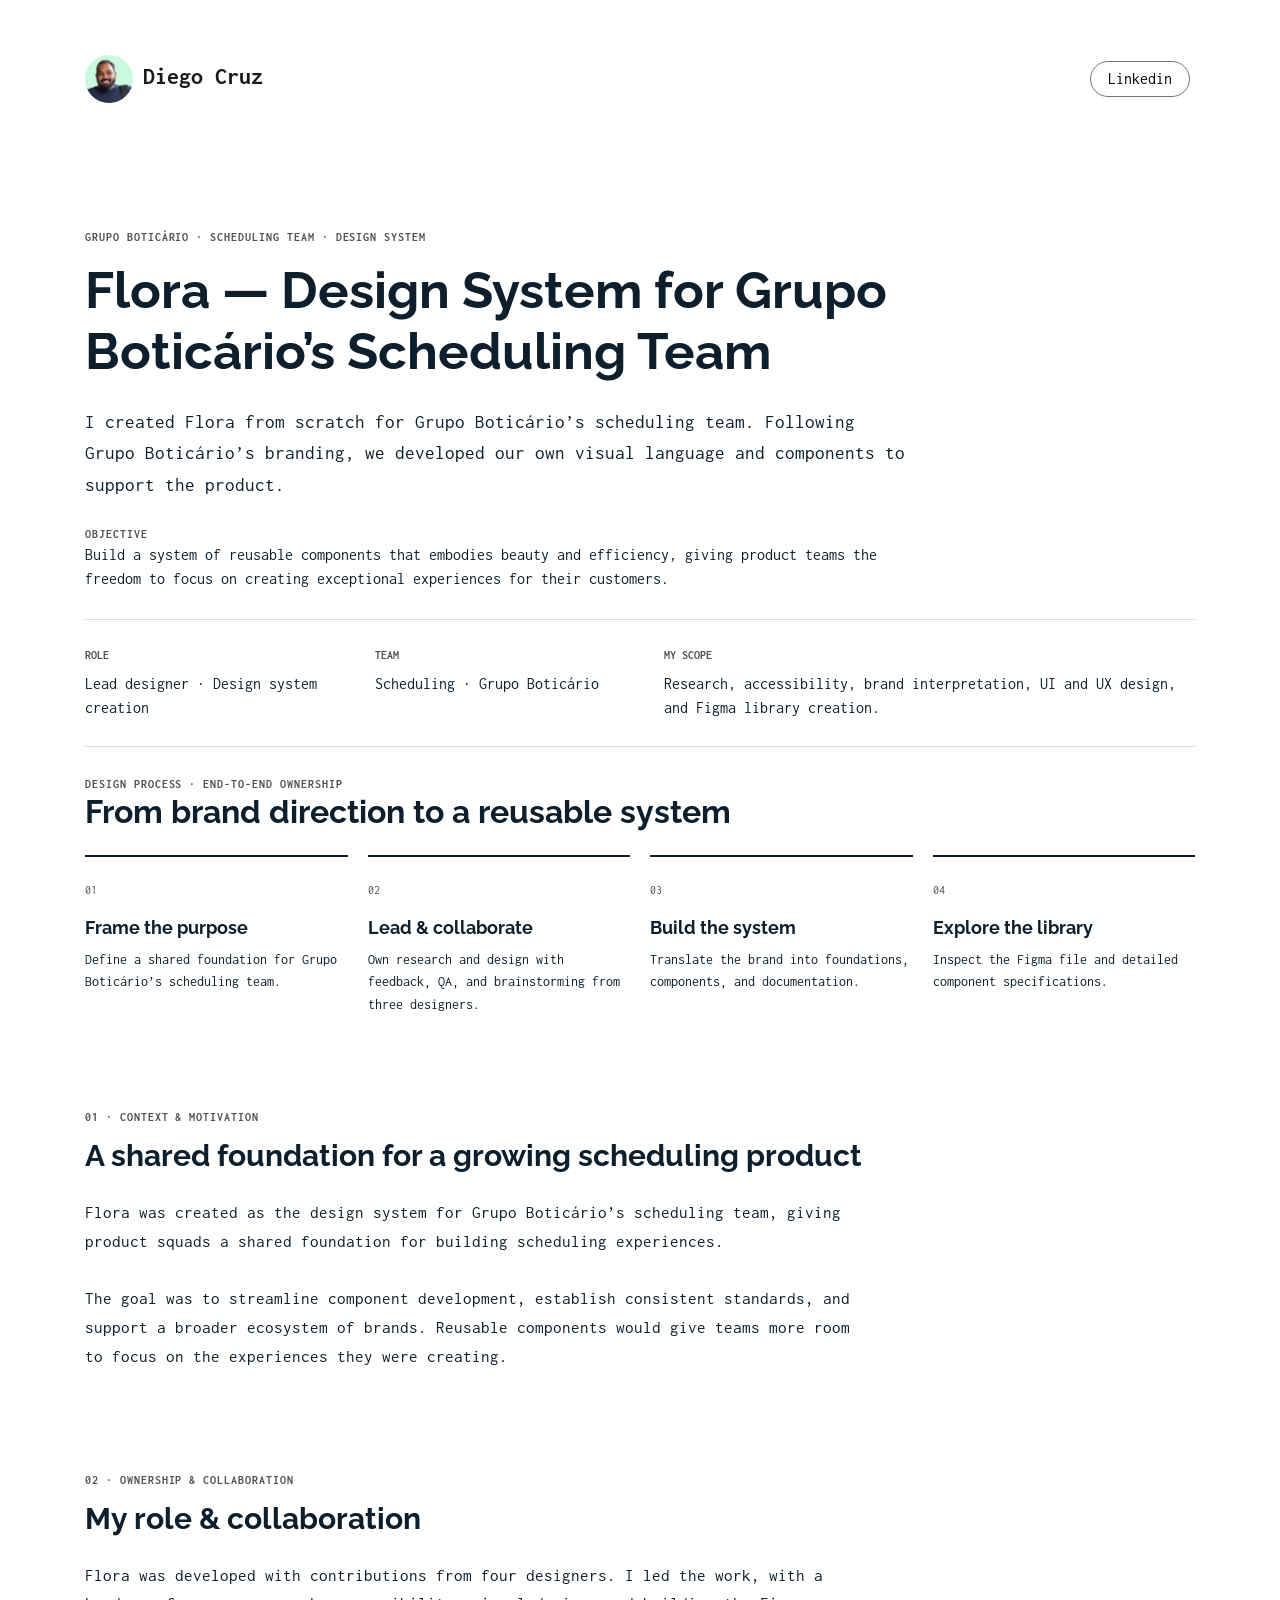
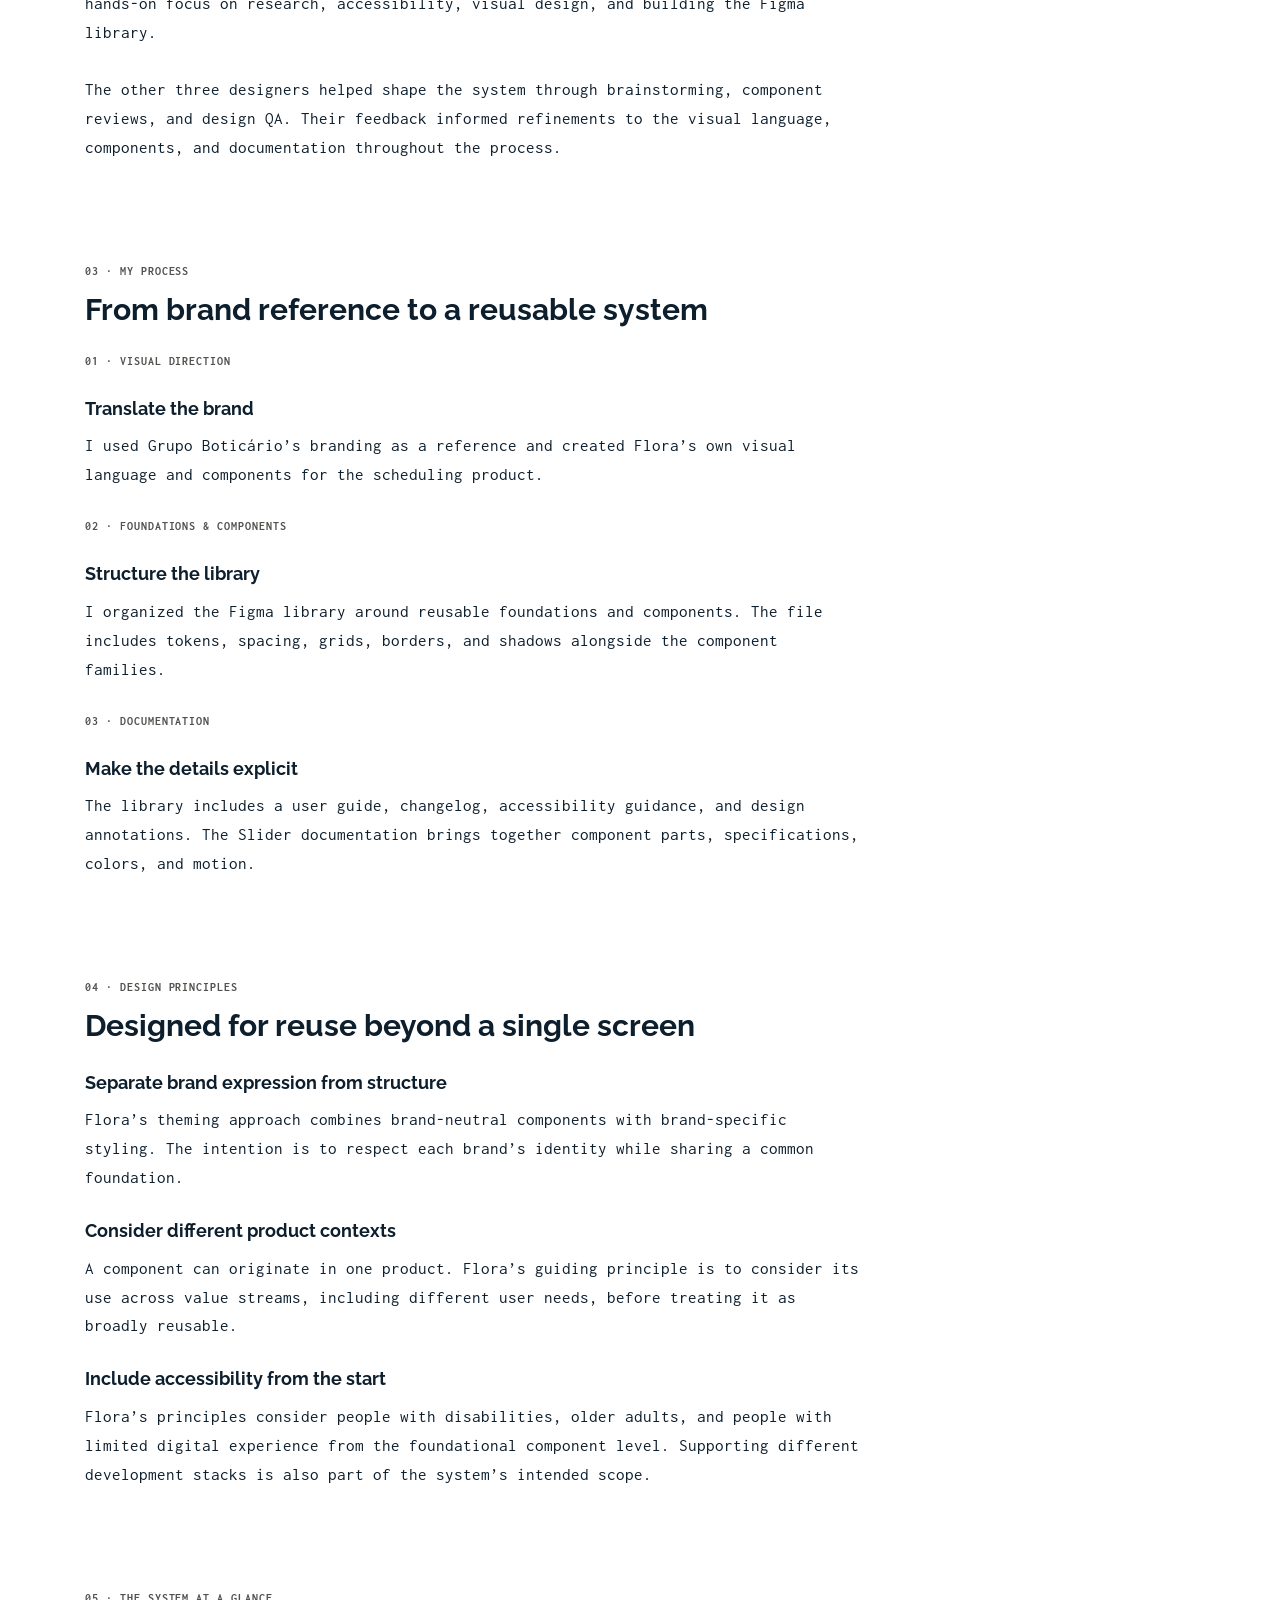
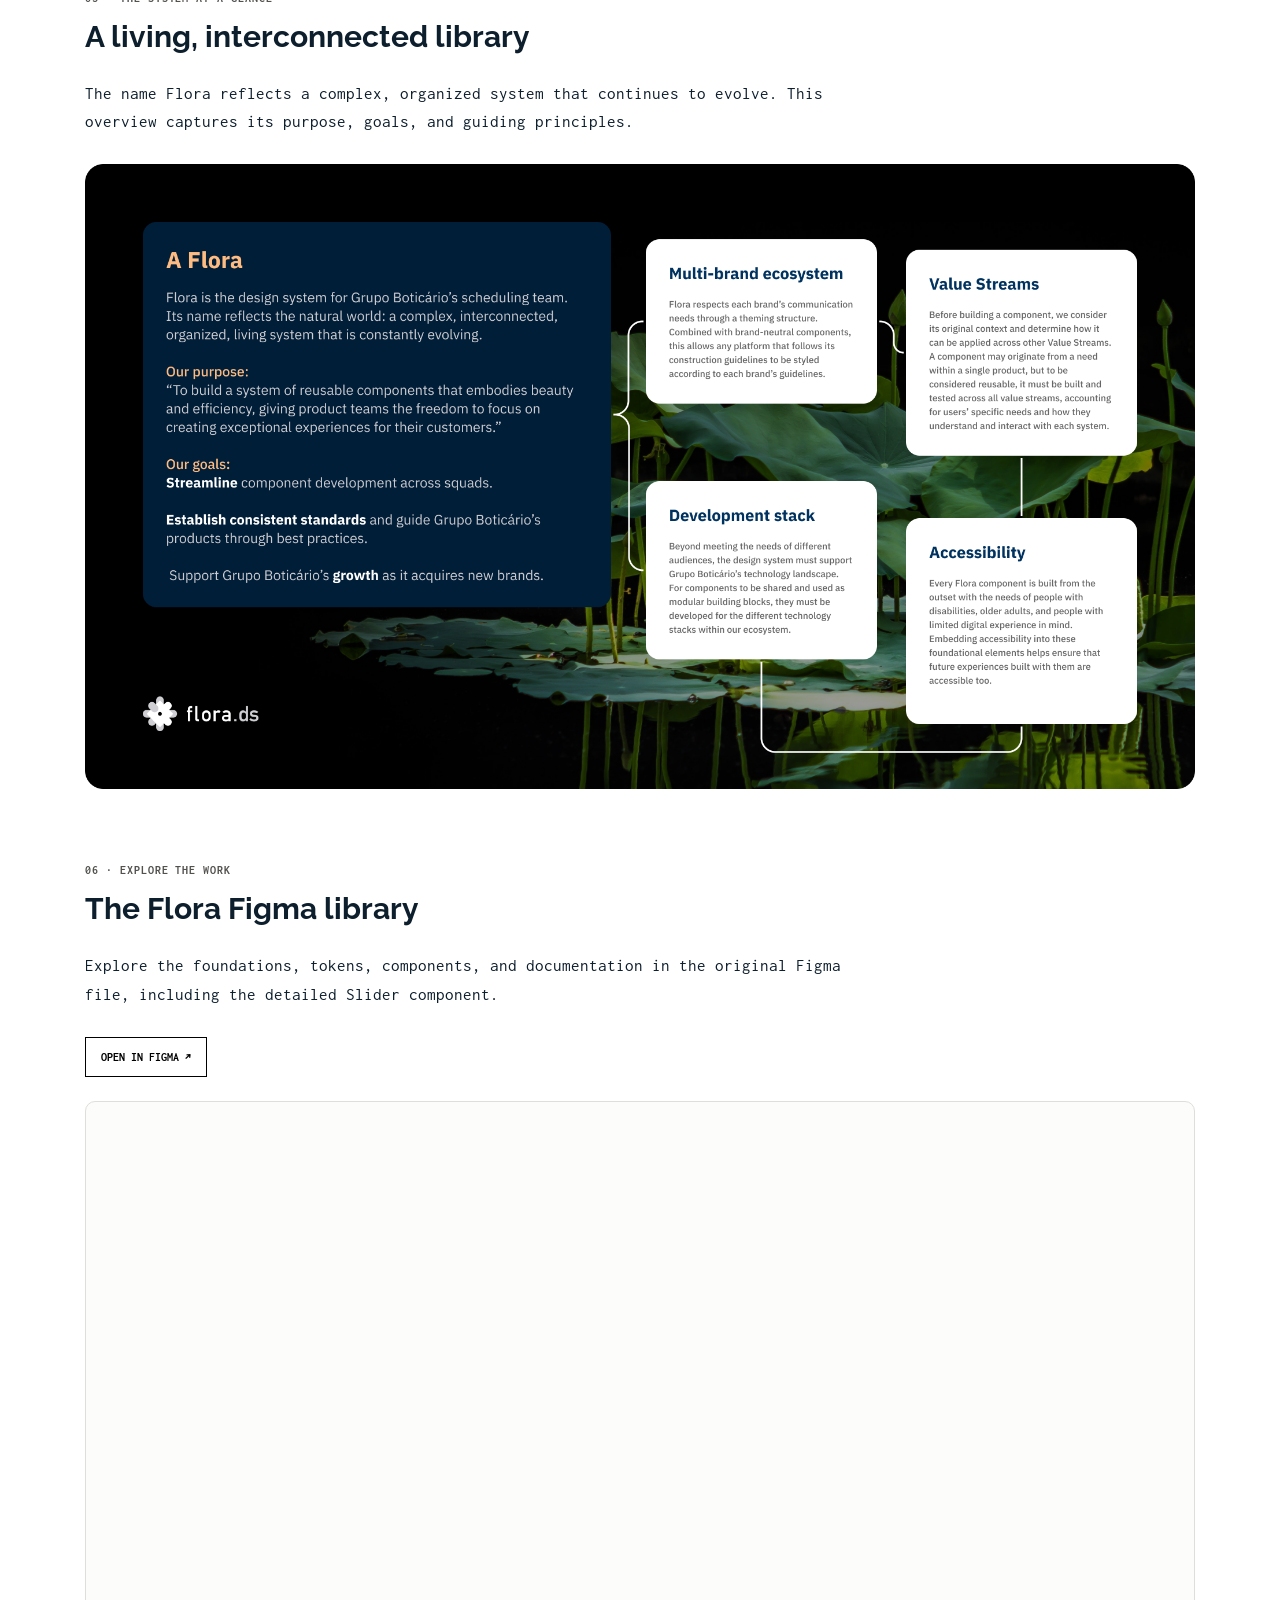
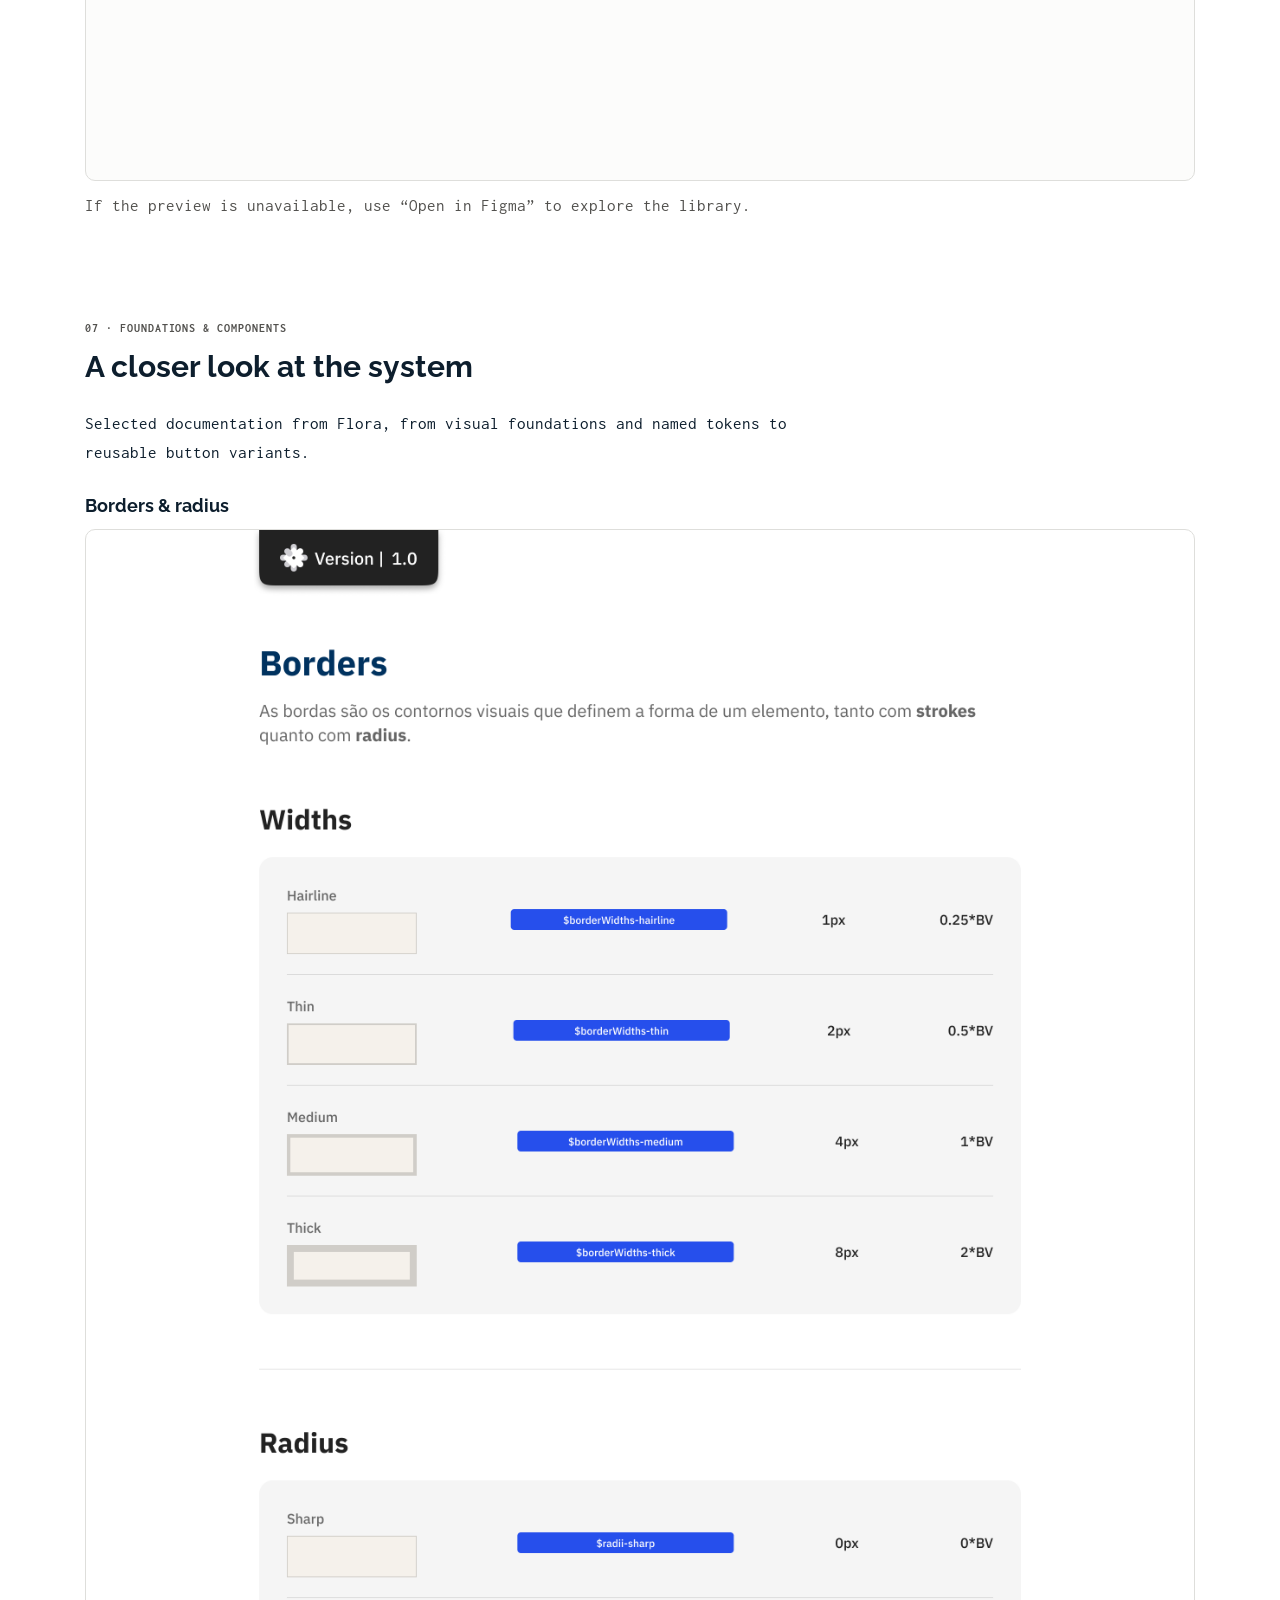
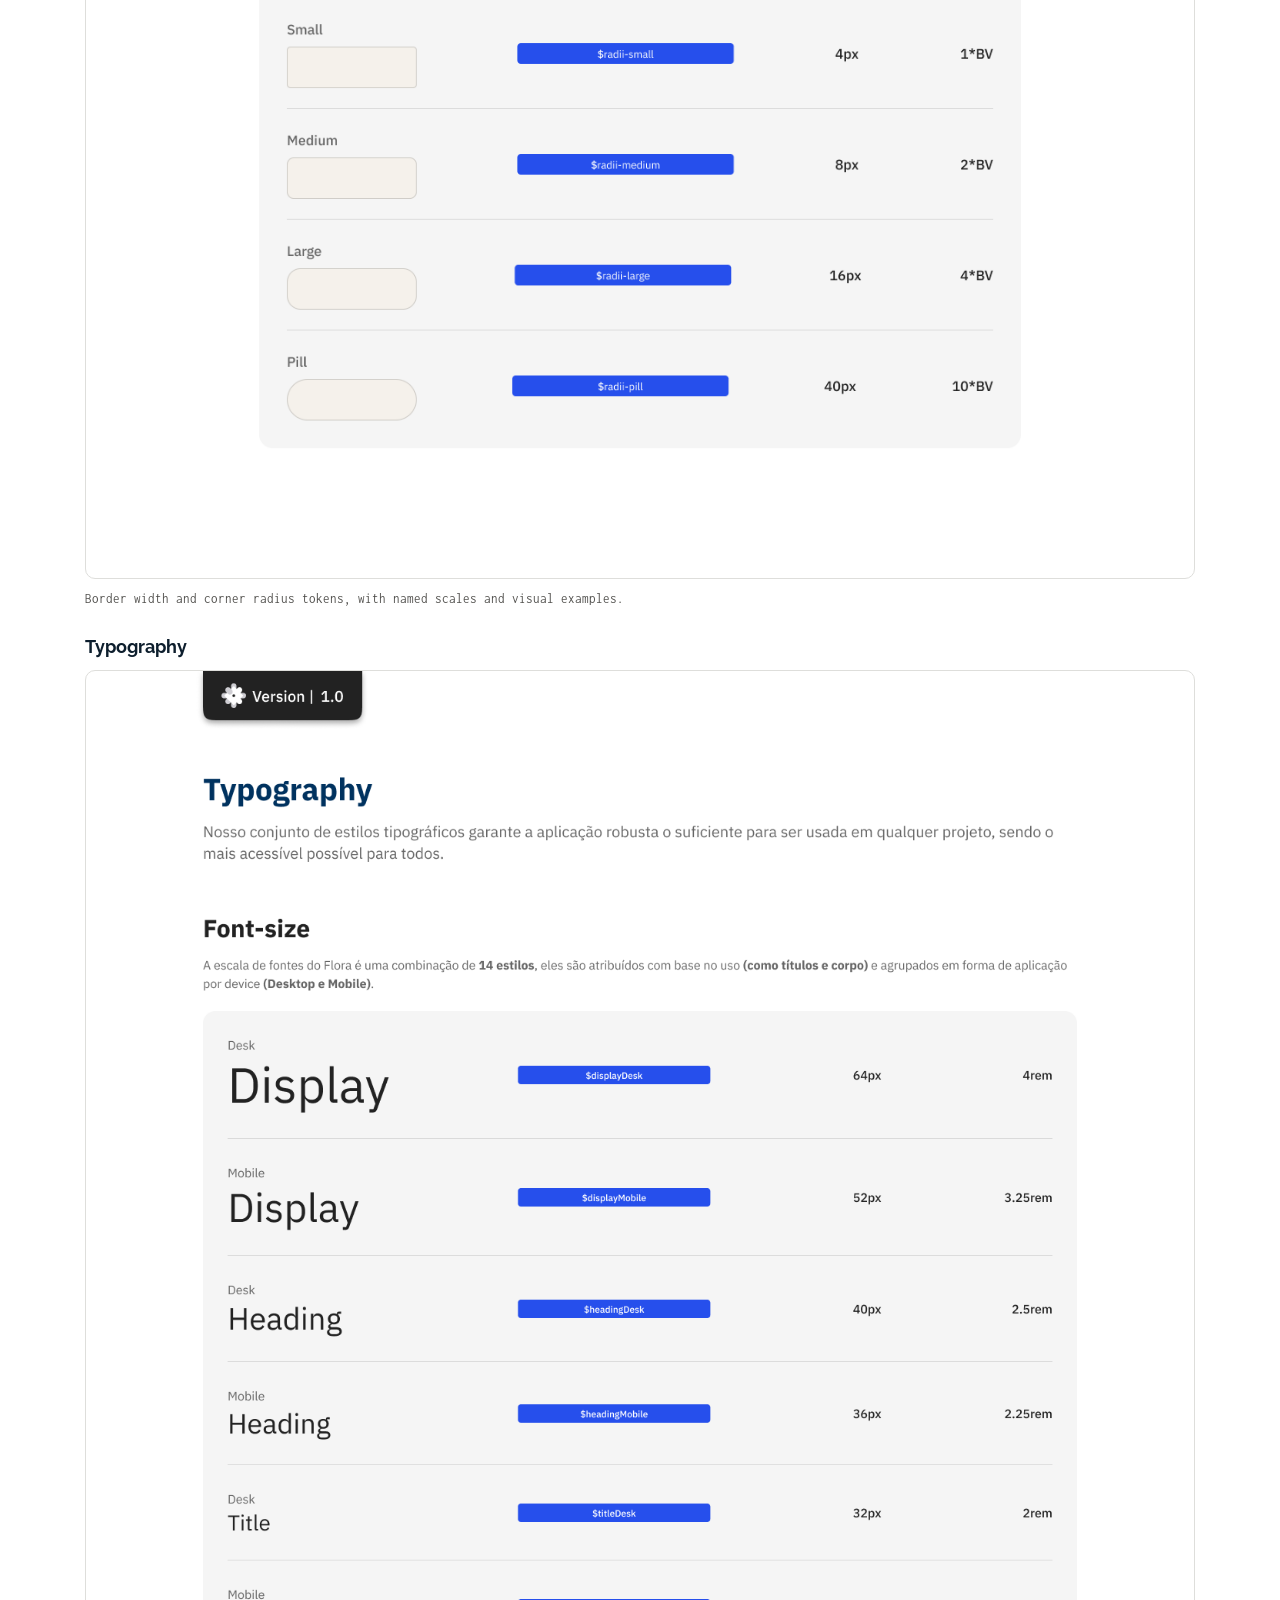
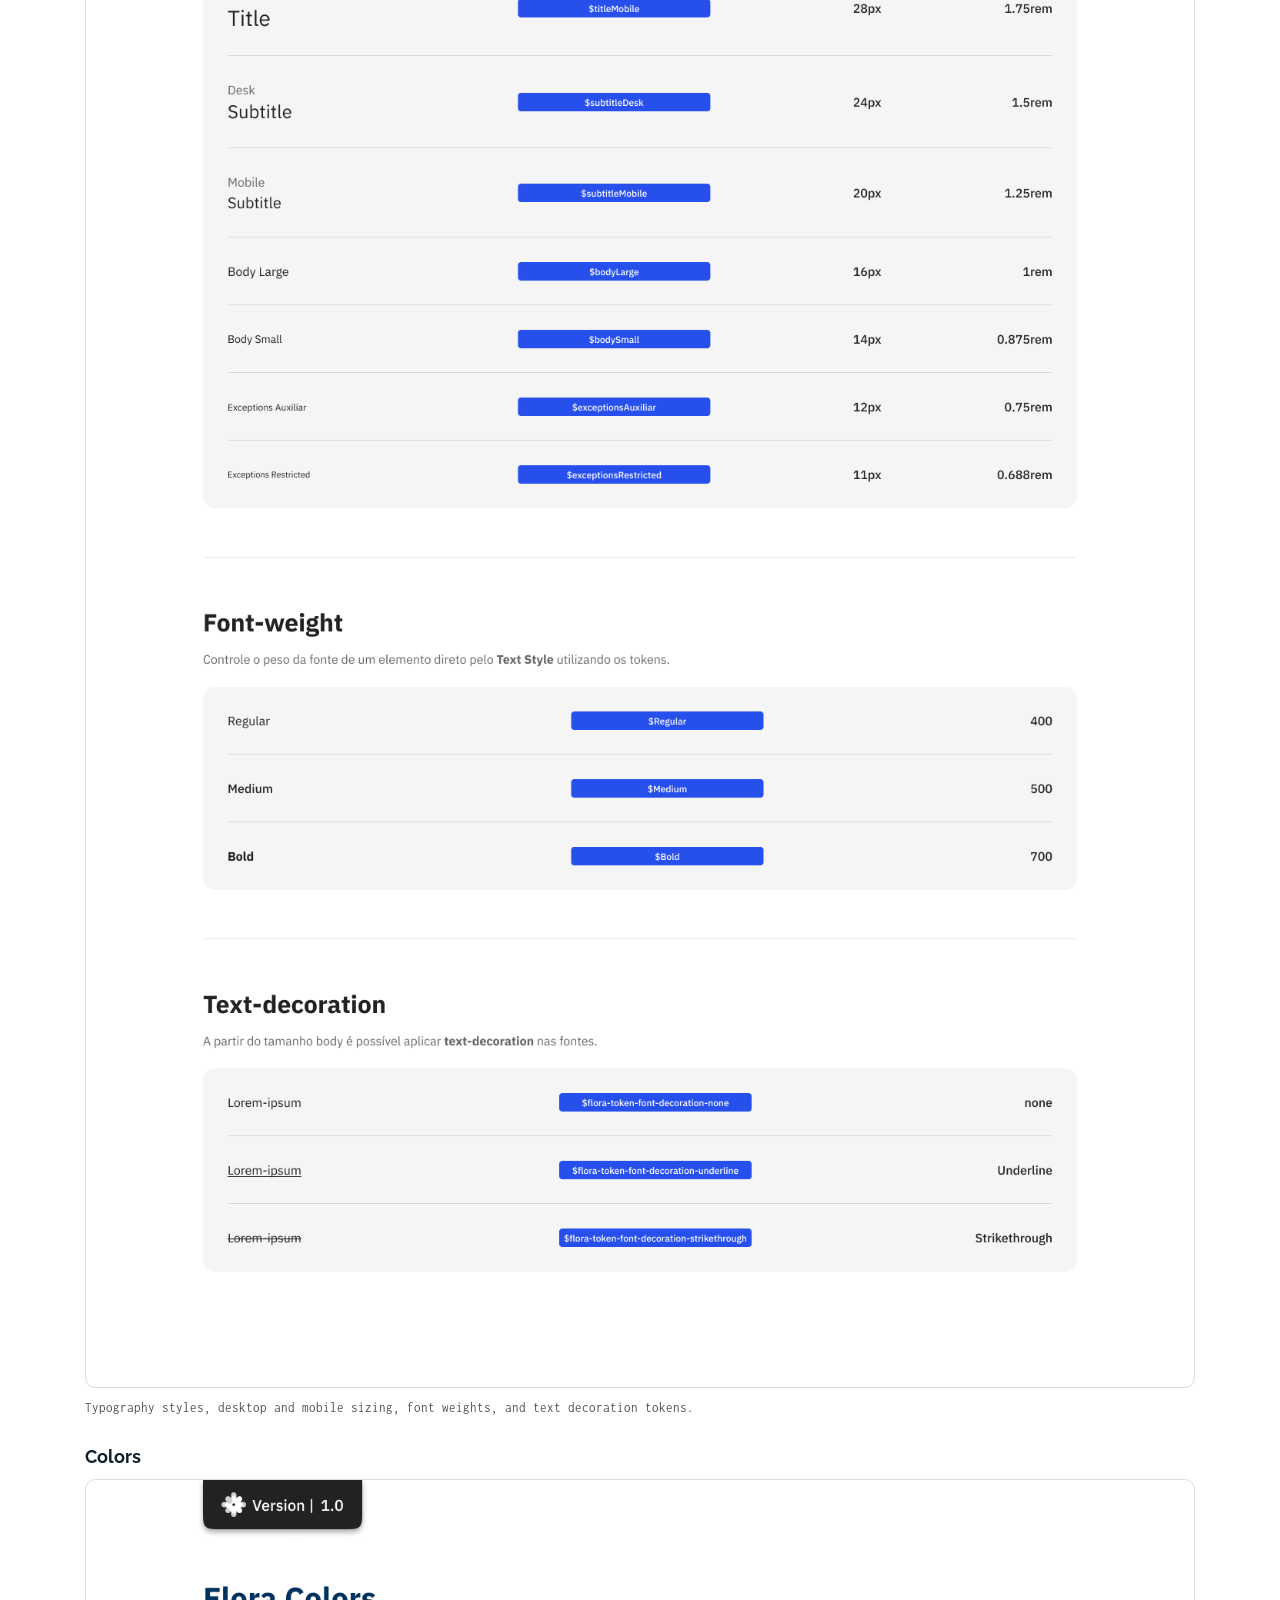
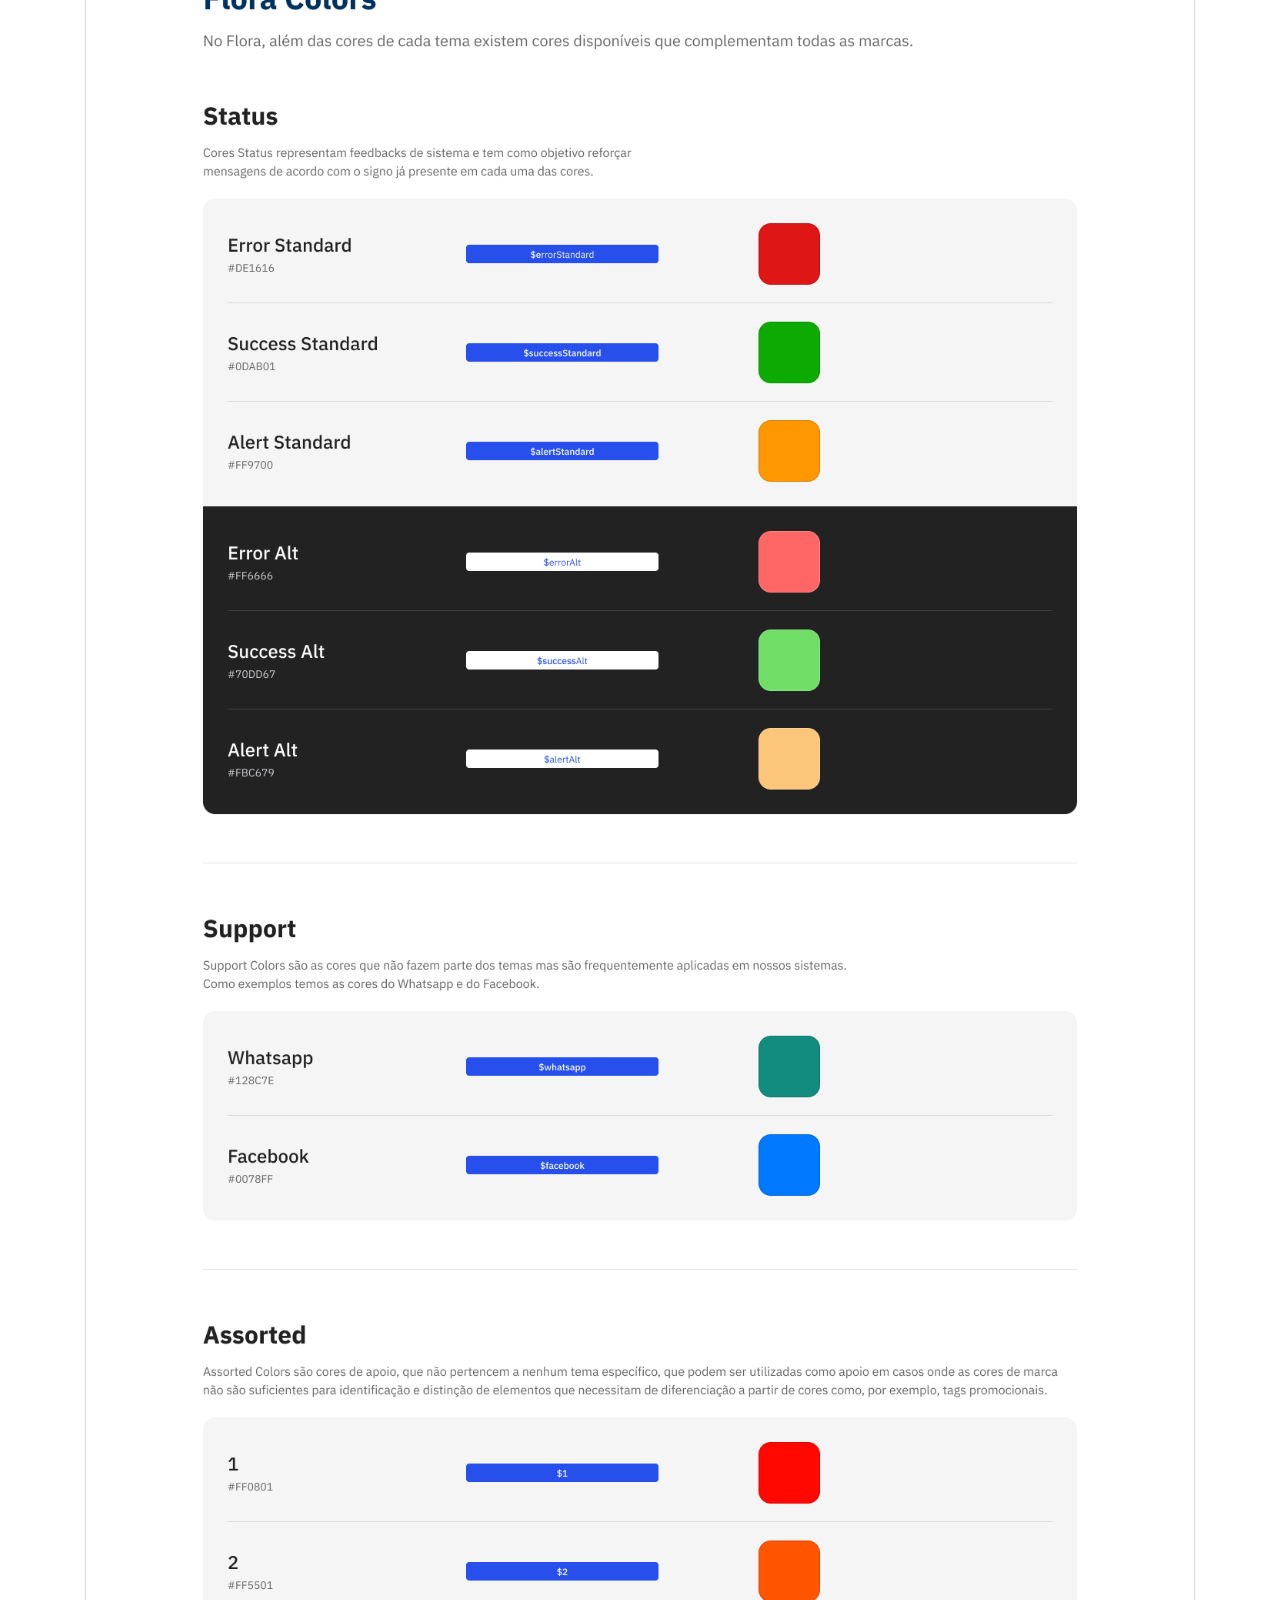
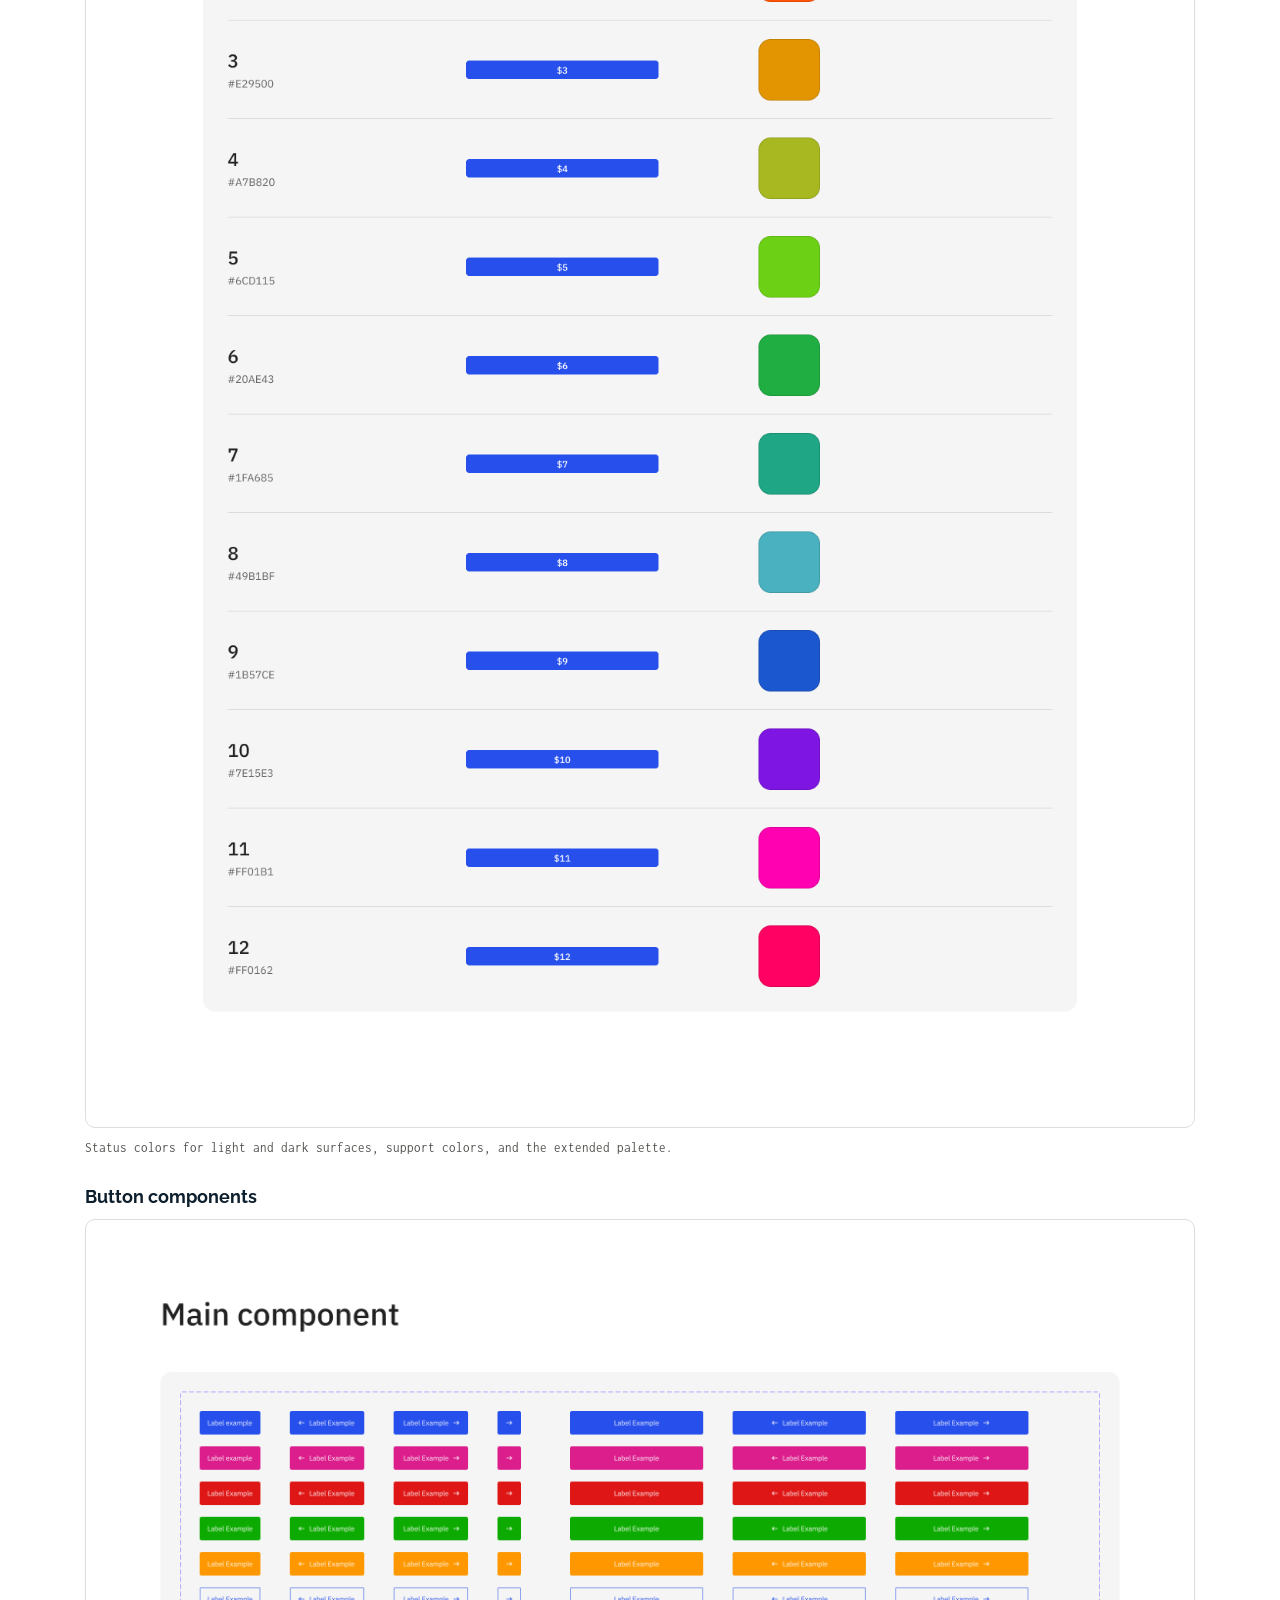
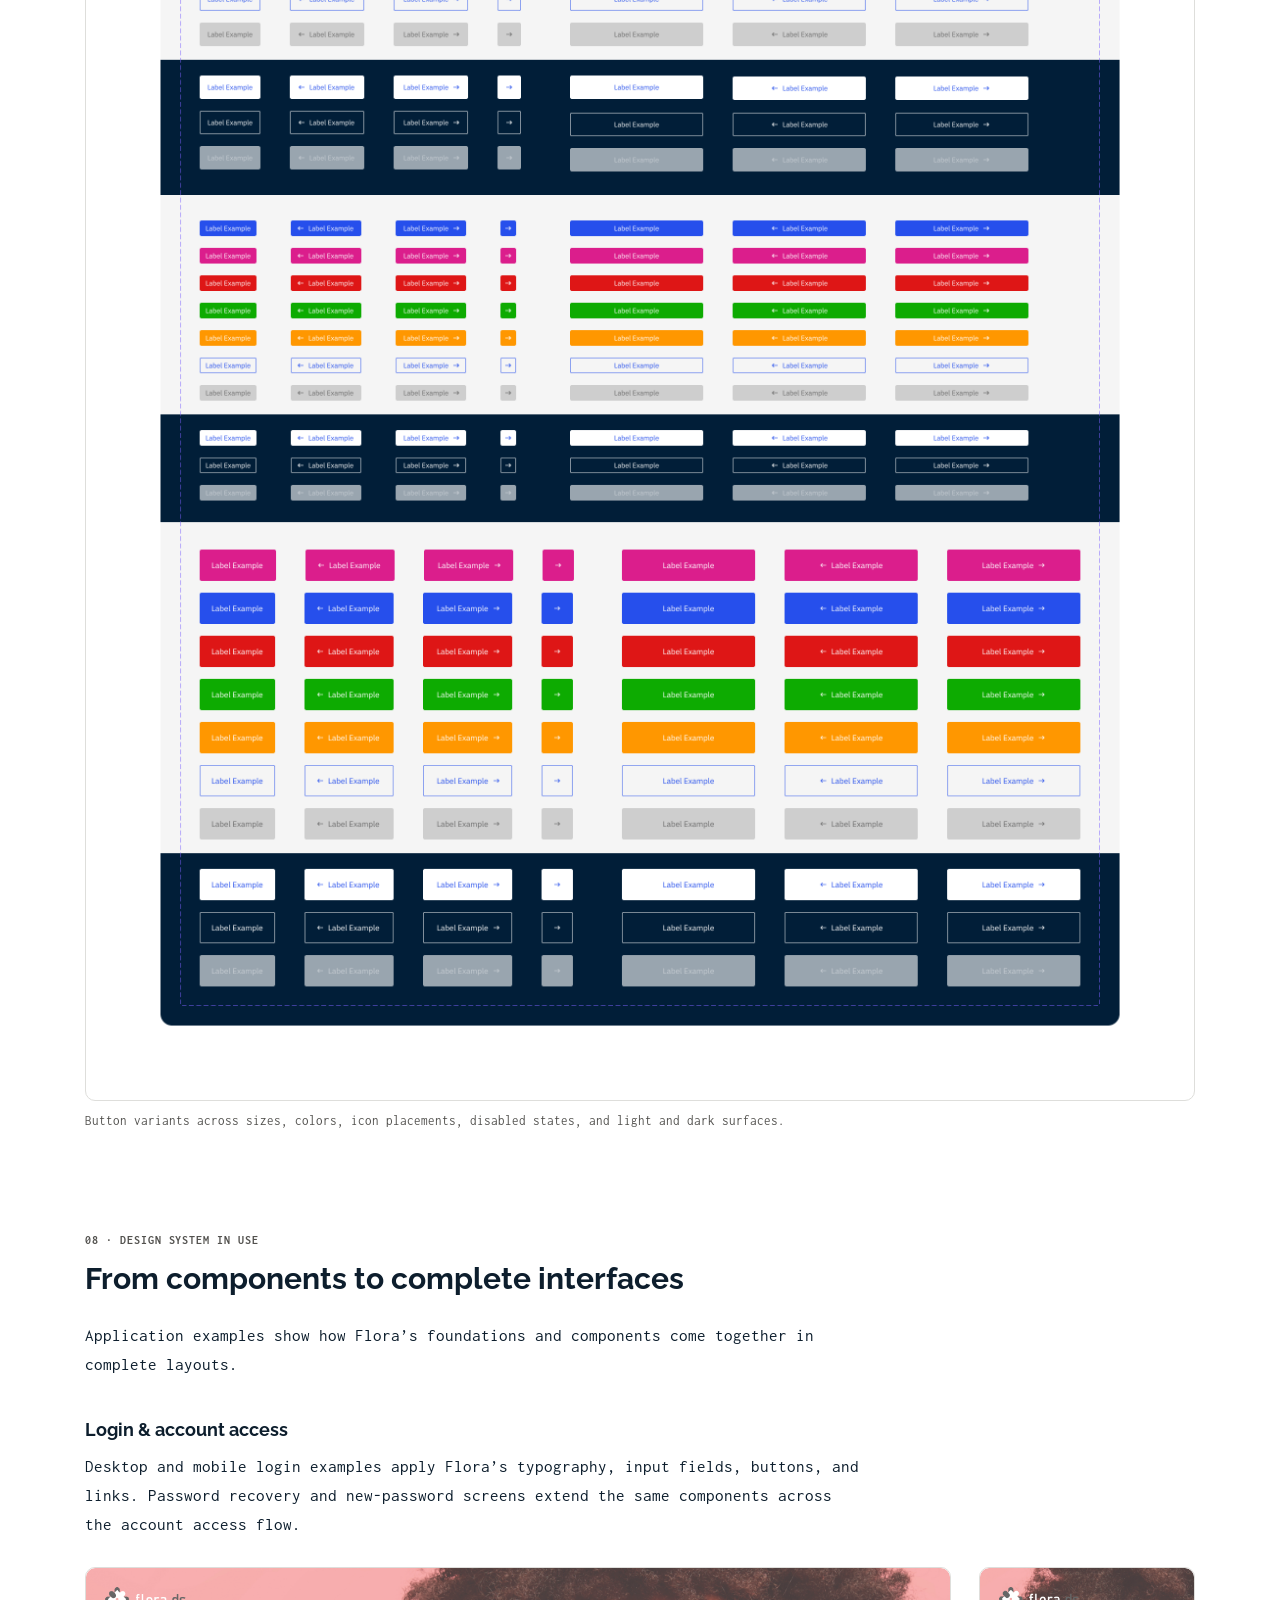
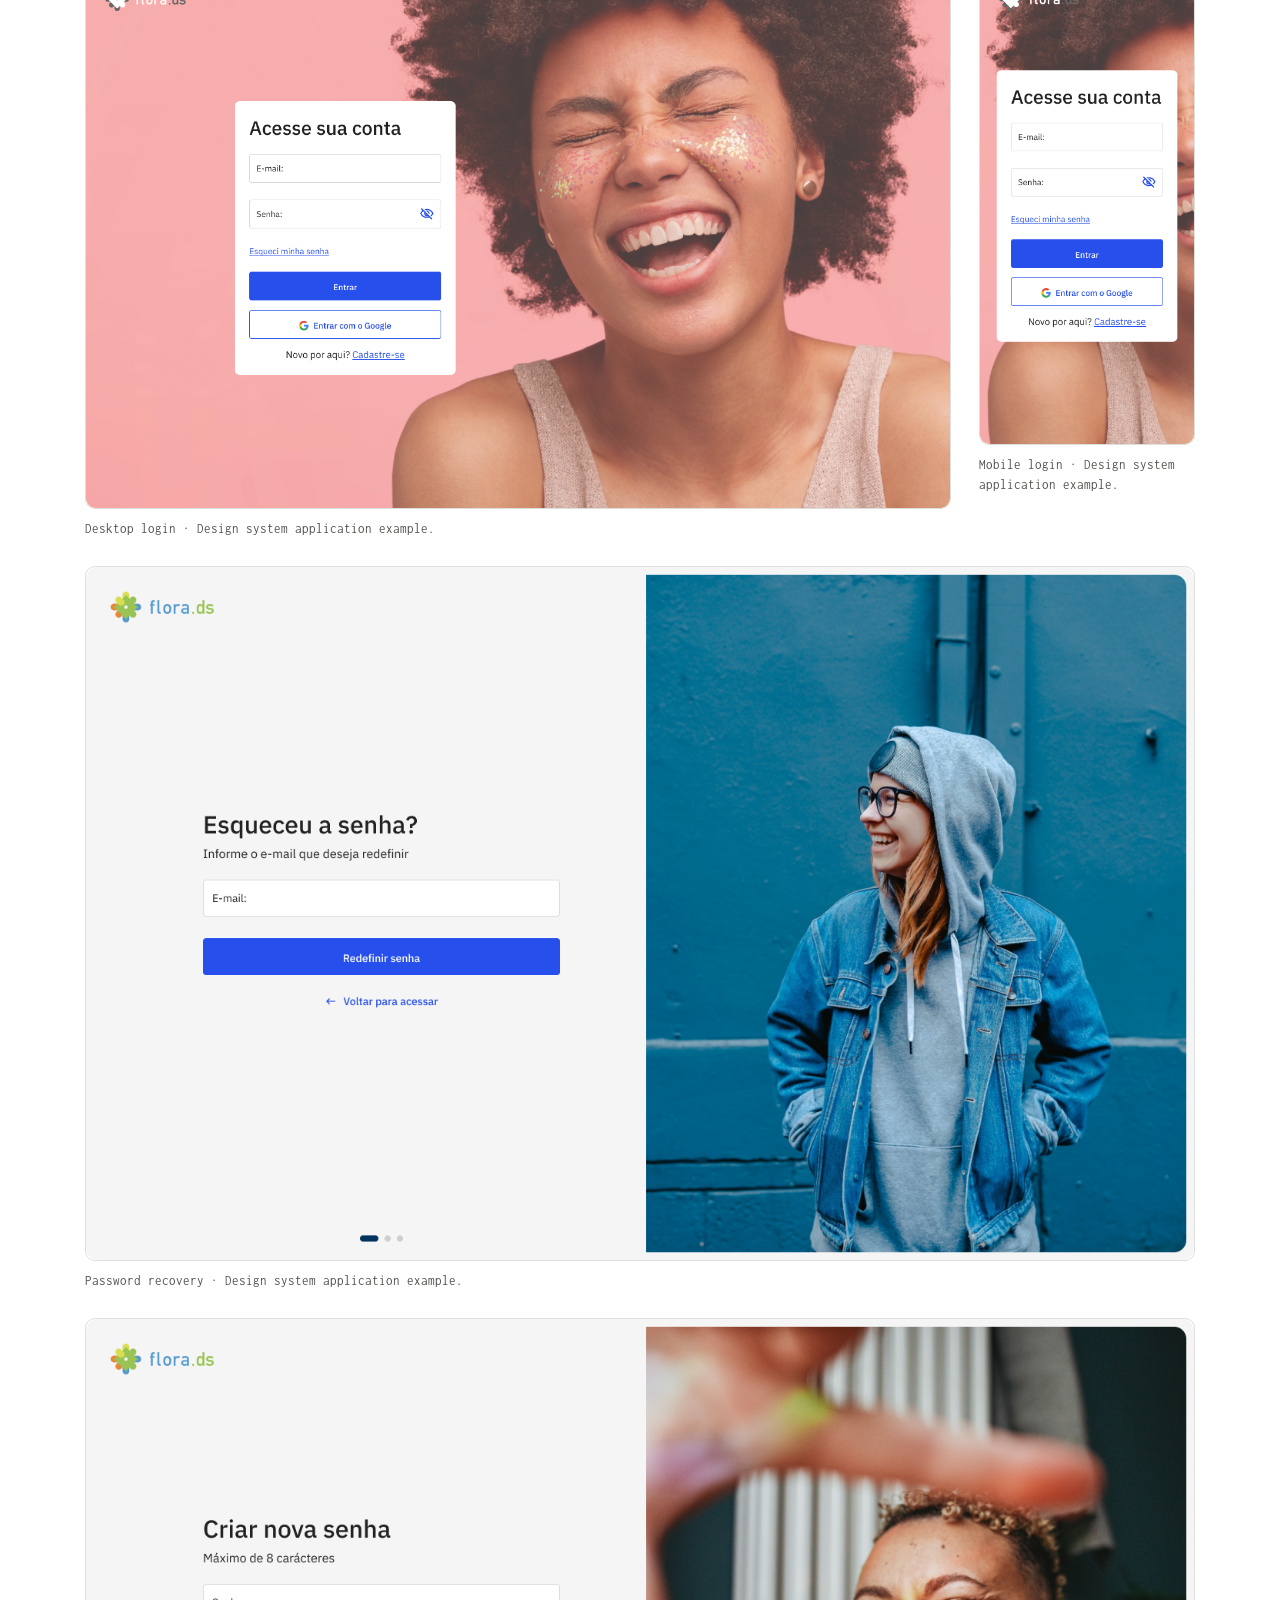
<file: flora.html>
<!DOCTYPE html>
<html lang="en">

<head>
  <!-- Google tag (gtag.js) -->
  <script async src="https://www.googletagmanager.com/gtag/js?id=G-RJH4GK9BBF"></script>
  <script>
    window.dataLayer = window.dataLayer || [];
    function gtag(){dataLayer.push(arguments);}
    gtag('js', new Date());
  
    gtag('config', 'G-RJH4GK9BBF');
  </script>
  <script type="text/javascript">
    (function(c,l,a,r,i,t,y){
        c[a]=c[a]||function(){(c[a].q=c[a].q||[]).push(arguments)};
        t=l.createElement(r);t.async=1;t.src="https://www.clarity.ms/tag/"+i;
        y=l.getElementsByTagName(r)[0];y.parentNode.insertBefore(t,y);
    })(window, document, "clarity", "script", "nmmzmpyi36");
</script>
  <meta charset="utf-8">
  <title>Diego Cruz | Flora Design System | Grupo Boticário</title>
  <meta content="width=device-width, initial-scale=1.0" name="viewport">
  <meta content="" name="keywords">
  <meta content="Flora: a design system created from scratch for Grupo Boticário’s scheduling team." name="description">
  <meta property="og:title" content="Diego Cruz | Flora Design System | Grupo Boticário">
  <meta property="og:description" content="Flora: a design system created from scratch for Grupo Boticário’s scheduling team.">
  <meta property="og:image" content="https://diegocruzdesign.com/img/flora.png">

  <!-- Favicons -->
  <link href="img/favicon.png" rel="icon">
  <link href="img/apple-touch-icon.png" rel="apple-touch-icon">

  <!-- Google Fonts -->
  <link href="https://fonts.googleapis.com/css?family=Inconsolata:400,700|Raleway:400,700&display=swap"
    rel="stylesheet">

  <!-- Bootstrap CSS File -->
  <link href="vendor/bootstrap/css/bootstrap.min.css" rel="stylesheet">

  <!-- Vendor CSS Files -->
  <link href="vendor/icofont/icofont.min.css" rel="stylesheet">
  <link href="vendor/line-awesome/css/line-awesome.min.css" rel="stylesheet">
  <link href="vendor/aos/aos.css" rel="stylesheet">
  <link href="vendor/owlcarousel/assets/owl.carousel.min.css" rel="stylesheet">

  <!-- Template Main CSS File -->
  <link href="css/style.css" rel="stylesheet">

  <style>
.s99 { --ink:#0d1e2d; --muted:#52514e; --line:#dededb; }
.s99 .s99-intro { max-width:820px; font-size:19px; line-height:1.65; }
.s99 h1 { font-size:clamp(32px,4vw,52px); font-weight:700; max-width:850px; margin:14px 0 24px; }
.s99-kicker { text-transform:uppercase; letter-spacing:.08em; font-size:12px; color:#52514e; font-weight:700; }
.s99-meta { display:grid; grid-template-columns:1fr 1fr 2fr; gap:24px; padding:26px 0; margin:28px 0; border-top:1px solid var(--line); border-bottom:1px solid var(--line); }
.s99-meta dt { font-size:12px; text-transform:uppercase; color:var(--muted); margin-bottom:8px; }
.s99-meta dd { margin:0; }
.s99-outcome { display:flex; gap:28px; align-items:center; background:#f3f1f7; border:1px solid #e1dce9; padding:28px; border-radius:12px; margin:32px 0 48px; }
.s99-outcome strong { font:700 48px 'Raleway',sans-serif; color:#543478; }
.s99-outcome p { margin:0; max-width:560px; }
.s99-process { list-style:none; display:grid; grid-template-columns:repeat(4,minmax(0,1fr)); gap:20px; margin:24px 0 0; padding:0; }
.s99-process a { display:block; height:100%; padding:20px 0; border-top:2px solid var(--ink); color:var(--ink); text-decoration:none; }
.s99-process a:hover { border-color:#765497; color:#543478; }
.s99-process a:focus-visible { outline:2px solid #543478; outline-offset:4px; }
.s99-process span { font-size:12px; color:var(--muted); }
.s99-process h3 { font-size:18px; font-weight:700; margin:16px 0 10px; }
.s99-process p { font-size:14px; line-height:1.6; margin:0; }
.s99-section { padding-top:72px; scroll-margin-top:24px; }
.s99-section h2 { font-size:30px; margin:12px 0 18px; }
.s99-section > p { max-width:780px; font-size:17px; line-height:1.7; margin-bottom:28px; }
.s99 figure { margin:0 0 28px; }
.s99 figure img { display:block; width:100%; height:auto; border-radius:10px; border:1px solid var(--line); }
.s99 figcaption { color:var(--muted); font-size:13px; margin:10px 0 0; }
.s99-gallery { display:grid; grid-template-columns:1fr; gap:28px; }
.s99-gallery figure { margin-bottom:0; }
.s99-demo { display:grid; grid-template-columns:minmax(0,2fr) minmax(0,1fr); gap:28px; align-items:start; margin:28px 0; }
.s99 video { display:block; width:100%; border-radius:10px; border:1px solid var(--line); }
.s99-mobile-video { max-width:280px; margin:auto; }
@media(max-width:767px) {
.s99-meta,.s99-process,.s99-gallery,.s99-demo { grid-template-columns:1fr; }
.s99-process { gap:8px; }.s99-process h3 { margin-top:8px; }
.s99-outcome { align-items:flex-start; flex-direction:column; gap:12px; padding:22px; }
.s99-section { padding-top:48px; }.s99-section h2 { font-size:25px; }
.s99 .s99-intro { font-size:17px; }.s99-gallery { gap:24px; }
}

.s99-business-grid { display:grid; grid-template-columns:repeat(3,minmax(0,1fr)); gap:20px; }
.s99-business-card { padding:28px; border:1px solid #e1dce9; border-radius:12px; background:#f3f1f7; }
.s99-business-card strong { display:block; font:700 40px 'Raleway',sans-serif; color:#543478; margin:14px 0; }
.s99-business-card h3 { font-size:17px; font-weight:700; }
.s99-business-card p { color:#52514e; margin:0; font-size:14px; line-height:1.6; }
@media(max-width:767px) { .s99-business-grid { grid-template-columns:1fr; } }

/* Flora media follows the case layout; the overview image remains borderless. */
.s99 figure img.flora-cover { border:0; }
.flora-frame { width:100%; height:680px; display:block; border:1px solid var(--line); border-radius:10px; background:#fcfcfb; }
.flora-caption { color:var(--muted); font-size:13px; margin-top:10px; }
.flora-actions { display:flex; flex-wrap:wrap; gap:16px; margin:24px 0; }
.flora-actions .readmore { margin:0; }
.s99-objective { max-width:820px; margin-top:24px; }
.s99-section h3 { font-size:18px; font-weight:700; margin:28px 0 12px; }
.s99-section .flora-detail { max-width:780px; }
.s99-section .flora-detail p { font-size:17px; line-height:1.7; margin-bottom:28px; }
@media(max-width:767px) { .flora-frame { height:500px; } }

.flora-dashboard-gallery { display:grid; grid-template-columns:minmax(0,3fr) minmax(0,1fr); gap:28px; align-items:start; margin-top:28px; }
.flora-dashboard-gallery figure { min-width:0; }
@media(max-width:767px) { .flora-dashboard-gallery { grid-template-columns:1fr; } .flora-dashboard-gallery figure:last-child { width:100%; max-width:360px; margin-left:auto; margin-right:auto; } }

.flora-login-examples { margin-top:48px; }
.flora-login-gallery { display:grid; grid-template-columns:minmax(0,4fr) minmax(0,1fr); gap:28px; align-items:start; margin-top:28px; }
.flora-login-gallery figure { min-width:0; }
.flora-login-examples > p { max-width:780px; font-size:17px; line-height:1.7; }
@media(max-width:767px) { .flora-login-gallery { grid-template-columns:1fr; } .flora-login-gallery figure:last-child { width:100%; max-width:360px; margin-left:auto; margin-right:auto; } }

.flora-data-heavy-examples { margin-top:48px; }
.flora-data-heavy-examples > p { max-width:780px; font-size:17px; line-height:1.7; }
.flora-data-heavy-gallery { display:grid; grid-template-columns:minmax(0,4fr) minmax(0,1fr); gap:28px; align-items:start; margin-top:28px; }
.flora-data-heavy-gallery figure { min-width:0; }
@media(max-width:767px) { .flora-data-heavy-gallery { grid-template-columns:1fr; } .flora-data-heavy-gallery figure:last-child { width:100%; max-width:360px; margin-left:auto; margin-right:auto; } }

/* Give each application category the same spacing as the main case sections. */
#flora-applications-title ~ #flora-login-examples { margin-top:40px; }
#flora-login-examples + #flora-data-heavy-examples,
#flora-data-heavy-examples + #flora-dashboard-examples { margin-top:96px; }
#flora-dashboard-examples > p { max-width:780px; font-size:17px; line-height:1.7; }
@media(max-width:767px) {
  #flora-login-examples + #flora-data-heavy-examples,
  #flora-data-heavy-examples + #flora-dashboard-examples { margin-top:64px; }
}
</style>
</head>

<body class="case-study">
  <nav class="navbar navbar-light custom-navbar">
    <div class="container">
      <a class="navbar-brand" href="index.html"> <img src="img/eu-novo.jpg" loading="lazy" width="48" height="Auto" alt="" style="
        margin-right: 10px;
        border-radius: 100%;
        ">Diego Cruz</a>

<a href="https://www.linkedin.com/in/diegocruz2" target="_blank" class="contato">
  <span style="padding: 10px;">Linkedin</span>
</a>

    </div>
  </nav>



  <main id="main" class="s99">
    <div class="site-section">
      <div class="container">
        <header class="s99-header">
          <div class="s99-kicker">Grupo Boticário · Scheduling team · Design system</div>
          <h1>Flora — Design System for Grupo Boticário’s Scheduling Team</h1>
          <p class="s99-intro">I created Flora from scratch for Grupo Boticário’s scheduling team. Following Grupo Boticário’s branding, we developed our own visual language and components to support the product.</p>
          <div class="s99-objective"><div class="s99-kicker">Objective</div><p>Build a system of reusable components that embodies beauty and efficiency, giving product teams the freedom to focus on creating exceptional experiences for their customers.</p></div>
          <dl class="s99-meta">
            <div><dt>Role</dt><dd>Lead designer · Design system creation</dd></div>
            <div><dt>Team</dt><dd>Scheduling · Grupo Boticário</dd></div>
            <div><dt>My scope</dt><dd>Research, accessibility, brand interpretation, UI and UX design, and Figma library creation.</dd></div>
          </dl>
        </header>

        <section aria-labelledby="flora-process-nav">
          <div class="s99-kicker">Design process · End-to-end ownership</div>
          <h2 id="flora-process-nav">From brand direction to a reusable system</h2>
          <ol class="s99-process">
            <li><a href="#context-title"><span>01</span><h3>Frame the purpose</h3><p>Define a shared foundation for Grupo Boticário’s scheduling team.</p></a></li>
            <li><a href="#team-title"><span>02</span><h3>Lead &amp; collaborate</h3><p>Own research and design with feedback, QA, and brainstorming from three designers.</p></a></li>
            <li><a href="#process-title"><span>03</span><h3>Build the system</h3><p>Translate the brand into foundations, components, and documentation.</p></a></li>
            <li><a href="#library-title"><span>04</span><h3>Explore the library</h3><p>Inspect the Figma file and detailed component specifications.</p></a></li>
          </ol>
        </section>


        <section class="s99-section" aria-labelledby="context-title">
          <div class="s99-kicker">01 · Context &amp; motivation</div>
          <h2 id="context-title">A shared foundation for a growing scheduling product</h2>
          <p>Flora was created as the design system for Grupo Boticário’s scheduling team, giving product squads a shared foundation for building scheduling experiences.</p>
          <p>The goal was to streamline component development, establish consistent standards, and support a broader ecosystem of brands. Reusable components would give teams more room to focus on the experiences they were creating.</p>
        </section>

        <section class="s99-section" aria-labelledby="team-title">
          <div class="s99-kicker">02 · Ownership &amp; collaboration</div>
          <h2 id="team-title">My role &amp; collaboration</h2>
          <p>Flora was developed with contributions from four designers. I led the work, with a hands-on focus on research, accessibility, visual design, and building the Figma library.</p>
          <p>The other three designers helped shape the system through brainstorming, component reviews, and design QA. Their feedback informed refinements to the visual language, components, and documentation throughout the process.</p>
        </section>

        <section class="s99-section" aria-labelledby="process-title">
          <div class="s99-kicker">03 · My process</div>
          <h2 id="process-title">From brand reference to a reusable system</h2>
          <div class="flora-detail">
            <div><div class="s99-kicker">01 · Visual direction</div><h3>Translate the brand</h3><p>I used Grupo Boticário’s branding as a reference and created Flora’s own visual language and components for the scheduling product.</p></div>
            <div><div class="s99-kicker">02 · Foundations &amp; components</div><h3>Structure the library</h3><p>I organized the Figma library around reusable foundations and components. The file includes tokens, spacing, grids, borders, and shadows alongside the component families.</p></div>
            <div><div class="s99-kicker">03 · Documentation</div><h3>Make the details explicit</h3><p>The library includes a user guide, changelog, accessibility guidance, and design annotations. The Slider documentation brings together component parts, specifications, colors, and motion.</p></div>
          </div>
        </section>

        <section class="s99-section" aria-labelledby="principles-title">
          <div class="s99-kicker">04 · Design principles</div>
          <h2 id="principles-title">Designed for reuse beyond a single screen</h2>
          <div class="flora-detail">
            <div><h3>Separate brand expression from structure</h3><p>Flora’s theming approach combines brand-neutral components with brand-specific styling. The intention is to respect each brand’s identity while sharing a common foundation.</p></div>
            <div><h3>Consider different product contexts</h3><p>A component can originate in one product. Flora’s guiding principle is to consider its use across value streams, including different user needs, before treating it as broadly reusable.</p></div>
            <div><h3>Include accessibility from the start</h3><p>Flora’s principles consider people with disabilities, older adults, and people with limited digital experience from the foundational component level. Supporting different development stacks is also part of the system’s intended scope.</p></div>
          </div>
        </section>

        <section class="s99-section" aria-labelledby="overview-title">
          <div class="s99-kicker">05 · The system at a glance</div>
          <h2 id="overview-title">A living, interconnected library</h2>
          <p>The name Flora reflects a complex, organized system that continues to evolve. This overview captures its purpose, goals, and guiding principles.</p>
        </section>

        <figure class="mb-0">
          <img class="flora-cover" src="img/flora.png" width="3840" height="2160" alt="Flora design system overview: a living, interconnected system. Purpose and goals include reusable components, consistent standards, and support for growth. Principles cover a multi-brand ecosystem, reuse across value streams, development stacks, and accessibility.">
        </figure>

        <section class="s99-section" aria-labelledby="library-title">
          <div class="s99-kicker">06 · Explore the work</div>
          <h2 id="library-title">The Flora Figma library</h2>
          <p>Explore the foundations, tokens, components, and documentation in the original Figma file, including the detailed Slider component.</p>
          <div class="flora-actions"><a class="readmore" href="https://www.figma.com/design/k2Vwm0QJVcxd3fDKj3VMjr/Revisa%CC%83o-de-componente---Slider?node-id=12037-15691" target="_blank" rel="noopener noreferrer">Open in Figma <span aria-hidden="true">↗</span></a></div>
          <iframe class="flora-frame" title="Flora design system — Figma library" loading="lazy" src="https://www.figma.com/embed?embed_host=share&amp;url=https%3A%2F%2Fwww.figma.com%2Fdesign%2Fk2Vwm0QJVcxd3fDKj3VMjr%2FRevisa%25CC%2583o-de-componente---Slider%3Fnode-id%3D12037-15691" allowfullscreen></iframe>
          <p class="flora-caption">If the preview is unavailable, use “Open in Figma” to explore the library.</p>
        </section>
        <section class="s99-section" aria-labelledby="flora-gallery-title">
          <div class="s99-kicker">07 · Foundations &amp; components</div>
          <h2 id="flora-gallery-title">A closer look at the system</h2>
          <p>Selected documentation from Flora, from visual foundations and named tokens to reusable button variants.</p>
          <figure>
            <h3>Borders &amp; radius</h3>
            <img src="img/flora-borders.png" width="2560" height="3808" loading="lazy" alt="Flora design system: Border width and corner radius tokens, with named scales and visual examples.">
            <figcaption>Border width and corner radius tokens, with named scales and visual examples.</figcaption>
          </figure>
          <figure>
            <h3>Typography</h3>
            <img src="img/flora-typography.png" width="1440" height="3010" loading="lazy" alt="Flora design system: Typography styles, desktop and mobile sizing, font weights, and text decoration tokens.">
            <figcaption>Typography styles, desktop and mobile sizing, font weights, and text decoration tokens.</figcaption>
          </figure>
          <figure>
            <h3>Colors</h3>
            <img src="img/flora-colors.png" width="1440" height="3700" loading="lazy" alt="Flora design system: Status colors for light and dark surfaces, support colors, and the extended palette.">
            <figcaption>Status colors for light and dark surfaces, support colors, and the extended palette.</figcaption>
          </figure>
          <figure>
            <h3>Button components</h3>
            <img src="img/flora-buttons.png" width="2262" height="3022" loading="lazy" alt="Flora design system: Button variants across sizes, colors, icon placements, disabled states, and light and dark surfaces.">
            <figcaption>Button variants across sizes, colors, icon placements, disabled states, and light and dark surfaces.</figcaption>
          </figure>
        </section>
        <section class="s99-section" aria-labelledby="flora-applications-title">
          <div class="s99-kicker">08 · Design system in use</div>
          <h2 id="flora-applications-title">From components to complete interfaces</h2>
          <p>Application examples show how Flora’s foundations and components come together in complete layouts.</p>
          <div class="flora-login-examples" id="flora-login-examples">
            <h3>Login &amp; account access</h3>
            <p>Desktop and mobile login examples apply Flora’s typography, input fields, buttons, and links. Password recovery and new-password screens extend the same components across the account access flow.</p>
            <div class="flora-login-gallery">
<figure><img src="img/flora-login-desktop.png" width="1440" height="900" loading="lazy" alt="Flora design system application example — desktop login."><figcaption>Desktop login · Design system application example.</figcaption></figure>
<figure><img src="img/flora-login-mobile.png" width="360" height="800" loading="lazy" alt="Flora design system application example — mobile login."><figcaption>Mobile login · Design system application example.</figcaption></figure>
            </div>
            <div class="s99-gallery">
<figure><img src="img/flora-forgot-password.png" width="1440" height="900" loading="lazy" alt="Flora design system application example — password recovery."><figcaption>Password recovery · Design system application example.</figcaption></figure>
<figure><img src="img/flora-new-password.png" width="1440" height="900" loading="lazy" alt="Flora design system application example — create a new password."><figcaption>Create a new password · Design system application example.</figcaption></figure>
            </div>
          </div>

          <div class="flora-data-heavy-examples" id="flora-data-heavy-examples">
            <h3>Data-heavy interfaces</h3>
            <p>Desktop and mobile examples combine metric cards, date controls, filters, status indicators, tables, and pagination. The mobile layout stacks filters vertically and presents a horizontally scrollable table with a fixed leading column.</p>
            <div class="flora-data-heavy-gallery">
<figure><img src="img/flora-data-heavy-desktop.png" width="1440" height="1868" loading="lazy" alt="Flora application example — desktop data-heavy interface with metric cards, filters, status indicators, a data table, and pagination."><figcaption>Desktop data-heavy interface · Design system application example.</figcaption></figure>
<figure><img src="img/flora-data-heavy-mobile.png" width="360" height="1740" loading="lazy" alt="Flora application example — mobile data-heavy interface with metric cards, filters, status indicators, a data table, and pagination."><figcaption>Mobile data-heavy interface · Design system application example.</figcaption></figure>
            </div>
          </div>

          <div id="flora-dashboard-examples">
            <h3>Dashboards</h3>
            <p>Desktop and mobile examples combine navigation, buttons, metric cards, charts, and tables within a shared visual language.</p>
            <div class="flora-dashboard-gallery">
<figure><img src="img/flora-dashboard-desktop.png" width="1440" height="3716" loading="lazy" alt="Flora design system application example — desktop dashboard, including navigation, metric cards, charts, and tables."><figcaption>Desktop dashboard · Design system application example.</figcaption></figure>
<figure><img src="img/flora-dashboard-mobile.png" width="360" height="5097" loading="lazy" alt="Flora design system application example — mobile dashboard, including navigation, metric cards, charts, and tables."><figcaption>Mobile dashboard · Design system application example.</figcaption></figure>
            </div>
          </div>
        </section>
        <div class="flora-actions"><a class="readmore" href="index.html#portfolio-grid">Back to projects</a></div>
      </div>
    </div>
  </main>
  <footer class="footer" role="contentinfo">
    <div class="container">
      <div class="row">
        <div class="col-sm-6">
         
          <div class="credits">
            
            Keep in touch: <a href="mailto:diegocruz2@outlook.com"><b>diegocruz2@outlook.com</b></a>
          </div>
        </div>
        <div class="col-sm-6 social text-md-right">
          
          
          
          
        </div>
      </div>
    </div>
  </footer>

  <!-- Vendor JS Files -->
  <script src="vendor/jquery/jquery.min.js"></script>
  <script src="vendor/jquery/jquery-migrate.min.js"></script>
  <script src="vendor/bootstrap/js/bootstrap.min.js"></script>
  <script src="vendor/easing/easing.min.js"></script>
  <script src="vendor/php-email-form/validate.js"></script>
  <script src="vendor/isotope/isotope.pkgd.min.js"></script>
  <script src="vendor/aos/aos.js"></script>
  <script src="vendor/owlcarousel/owl.carousel.min.js"></script>

  <!-- Template Main JS File -->
  <script src="js/main.js"></script>


</body>
</html>
</file>
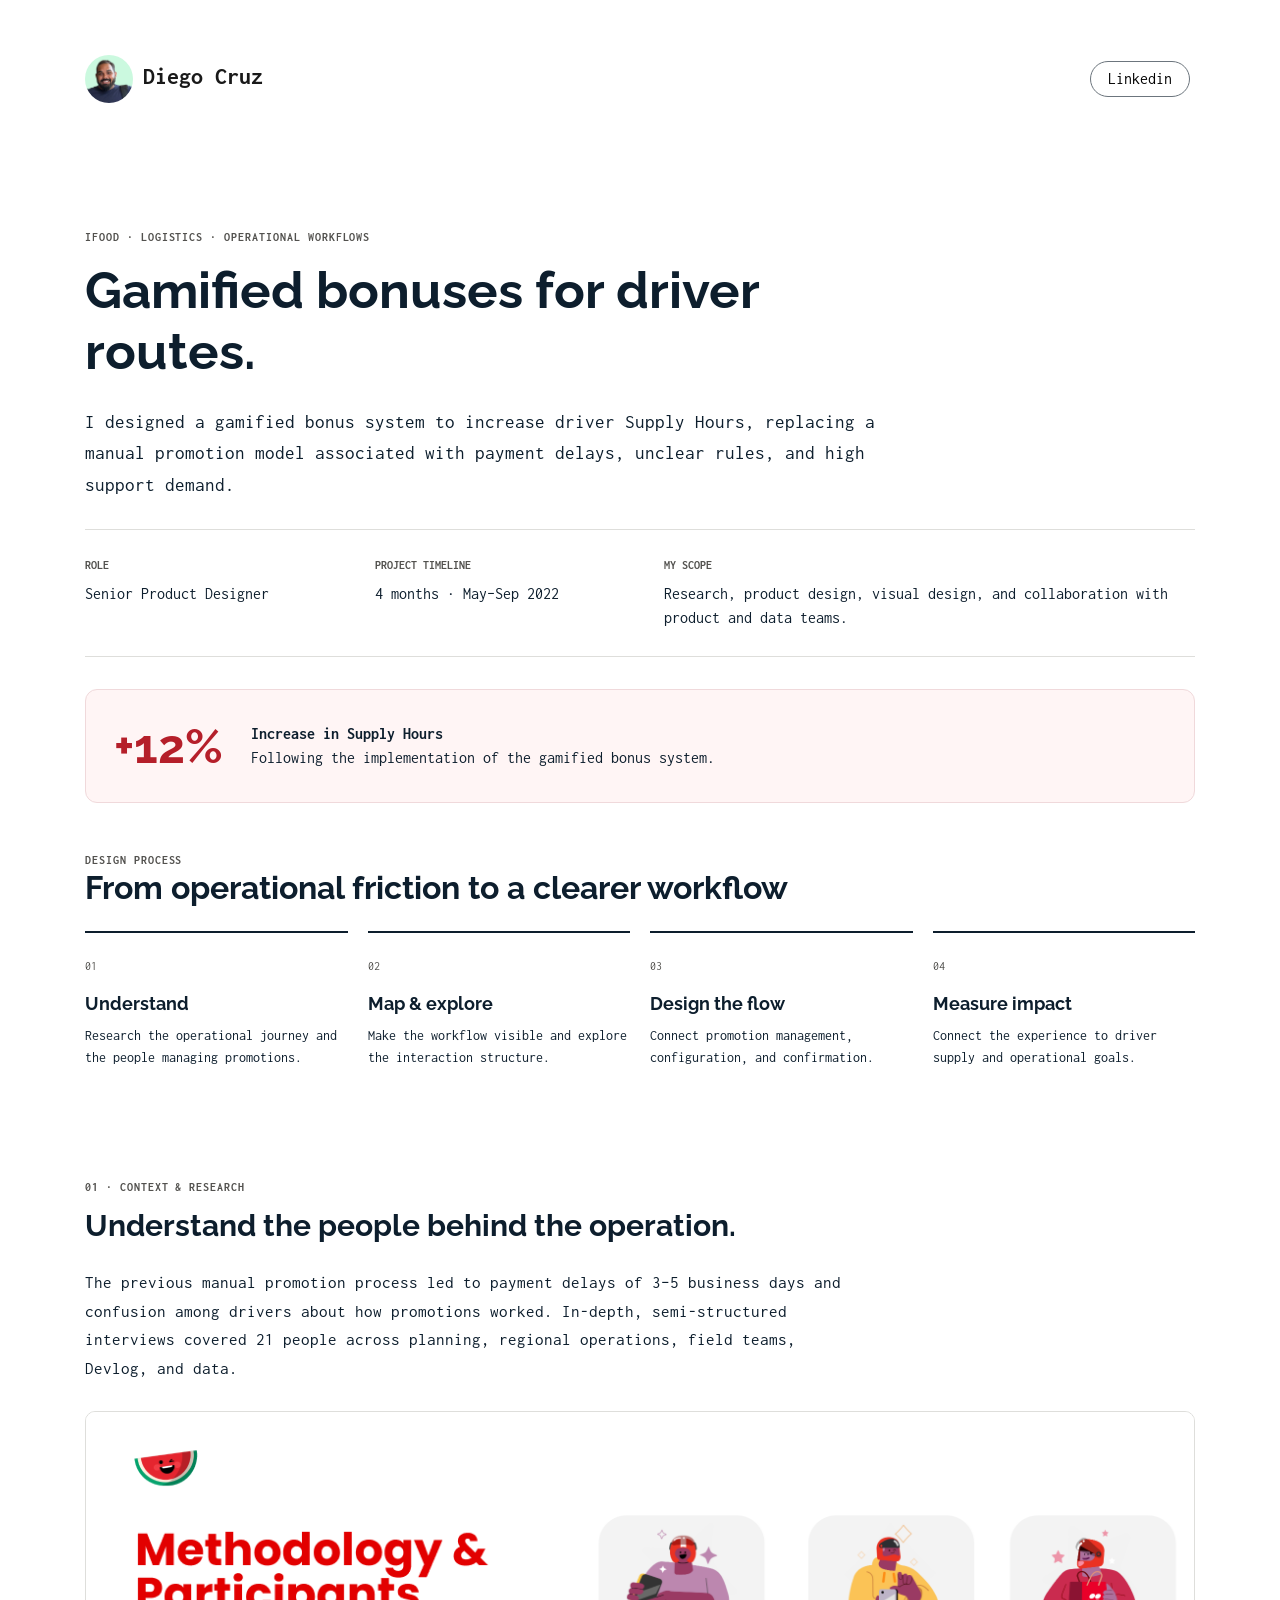
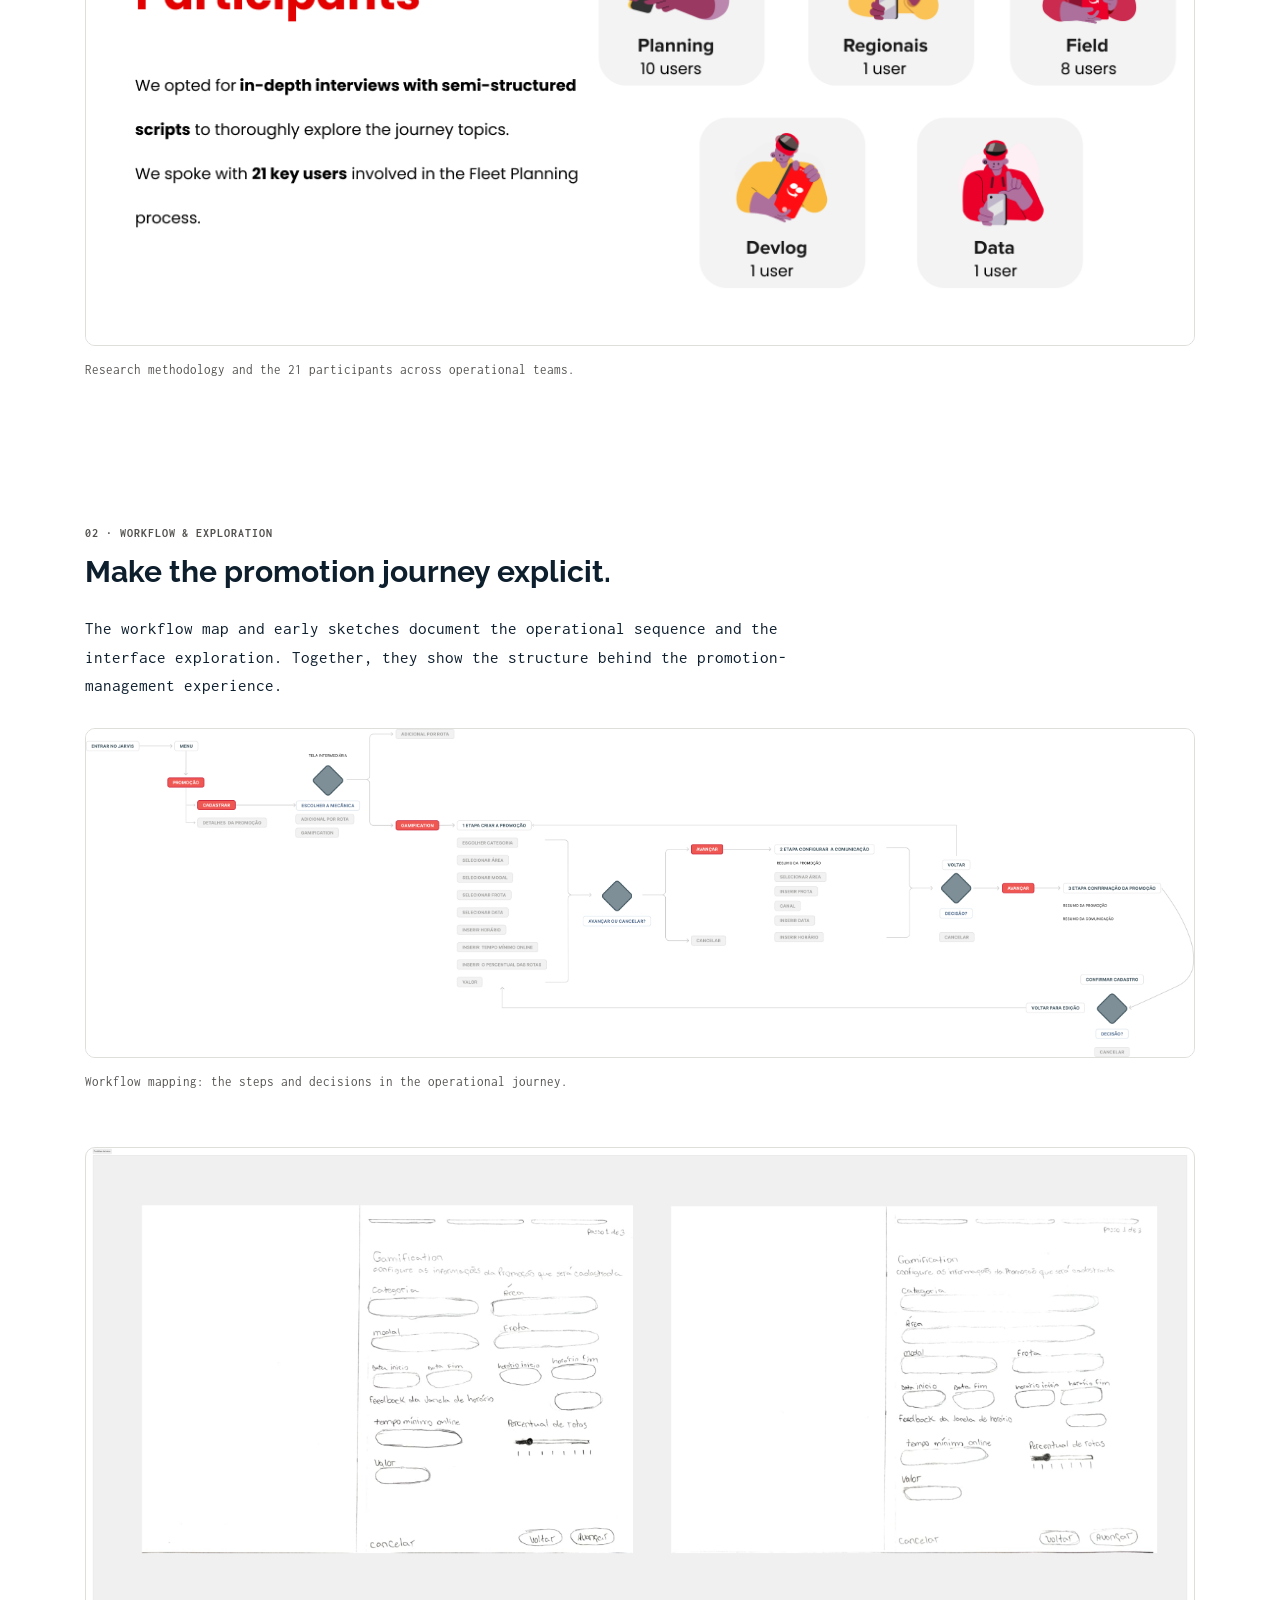
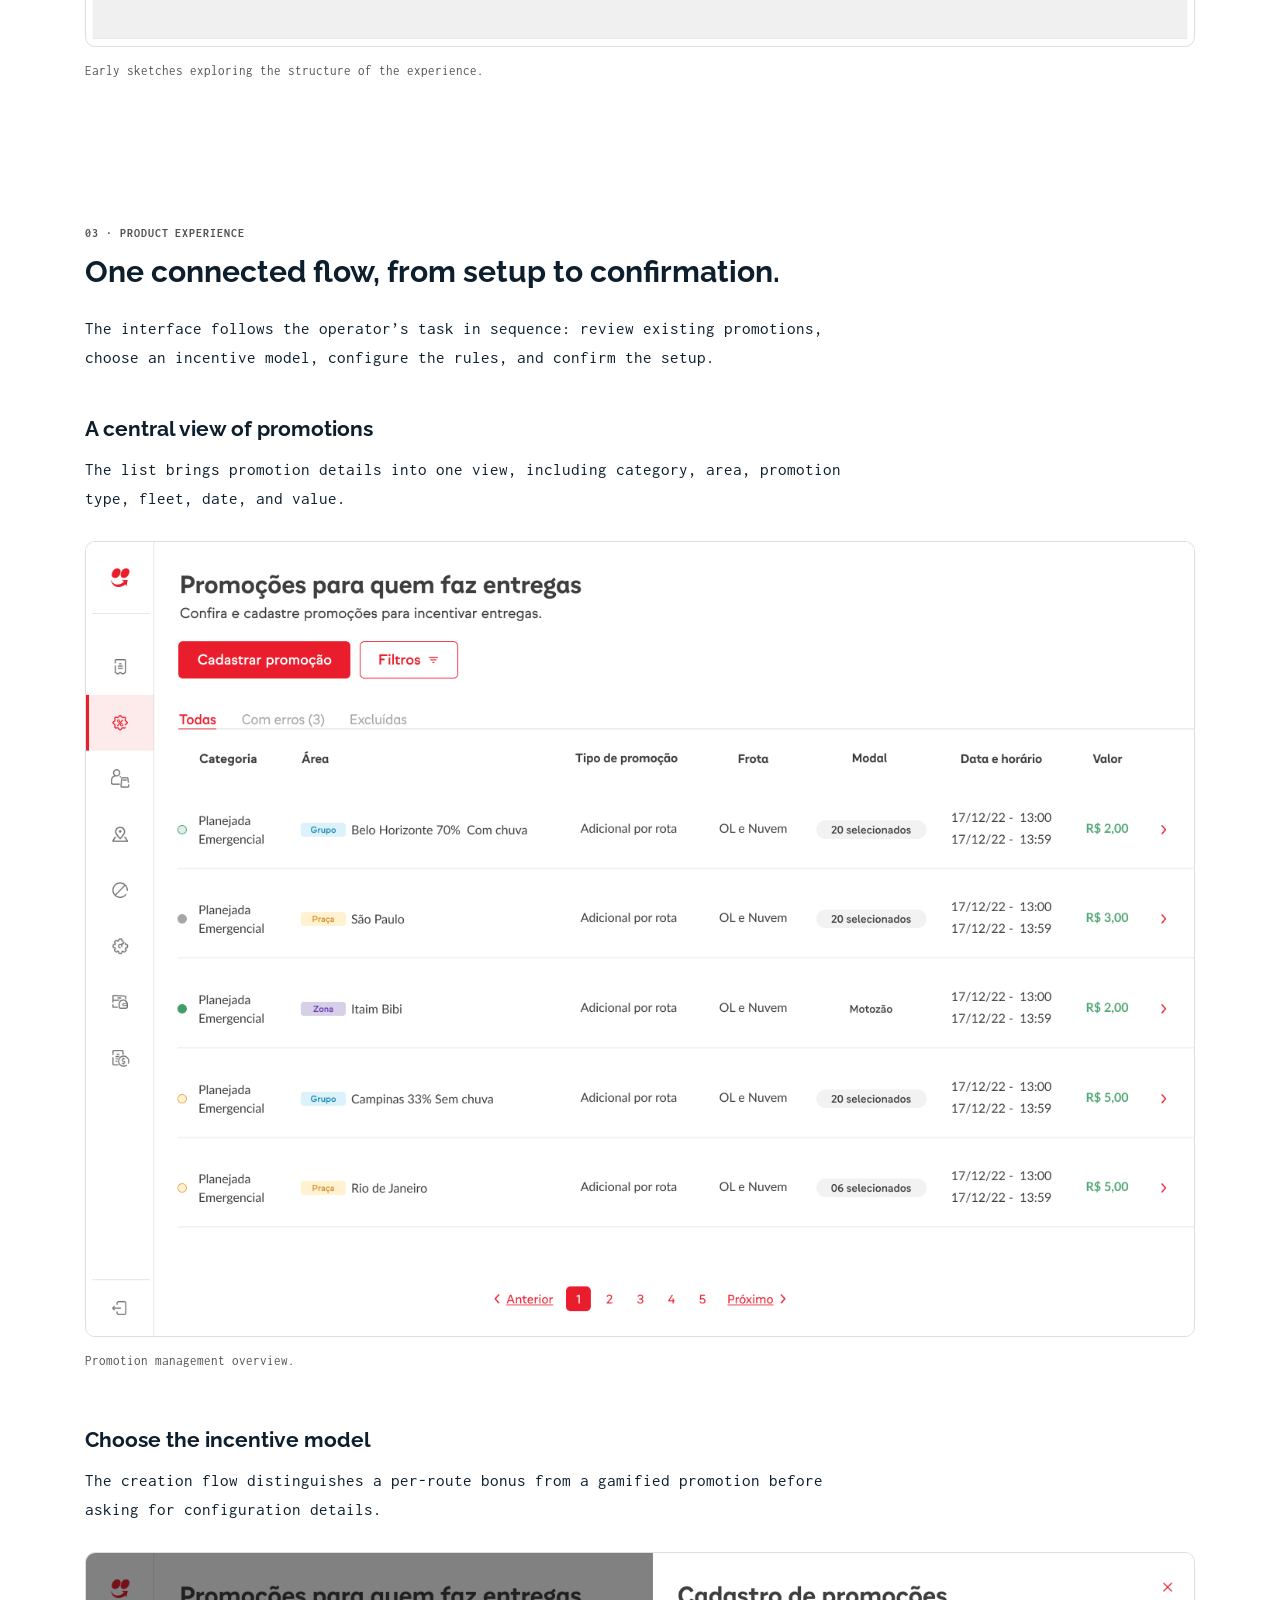
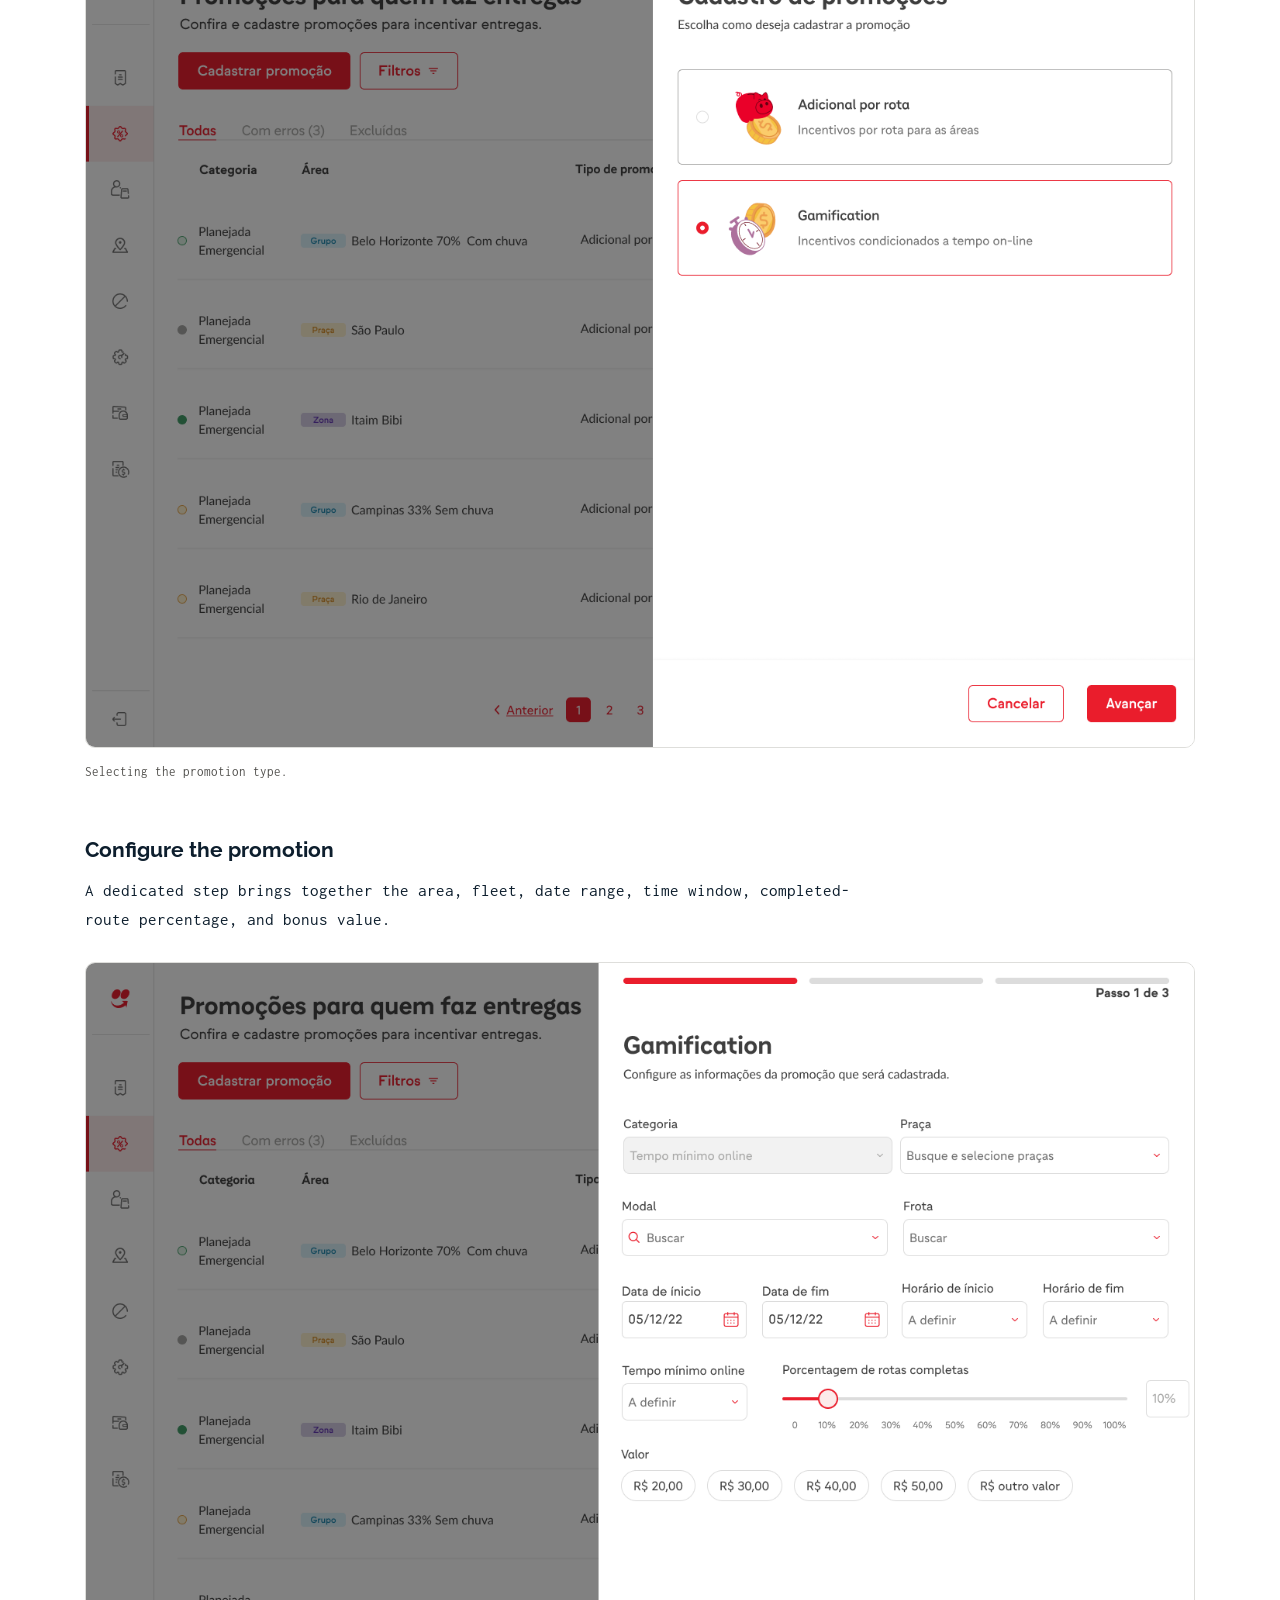
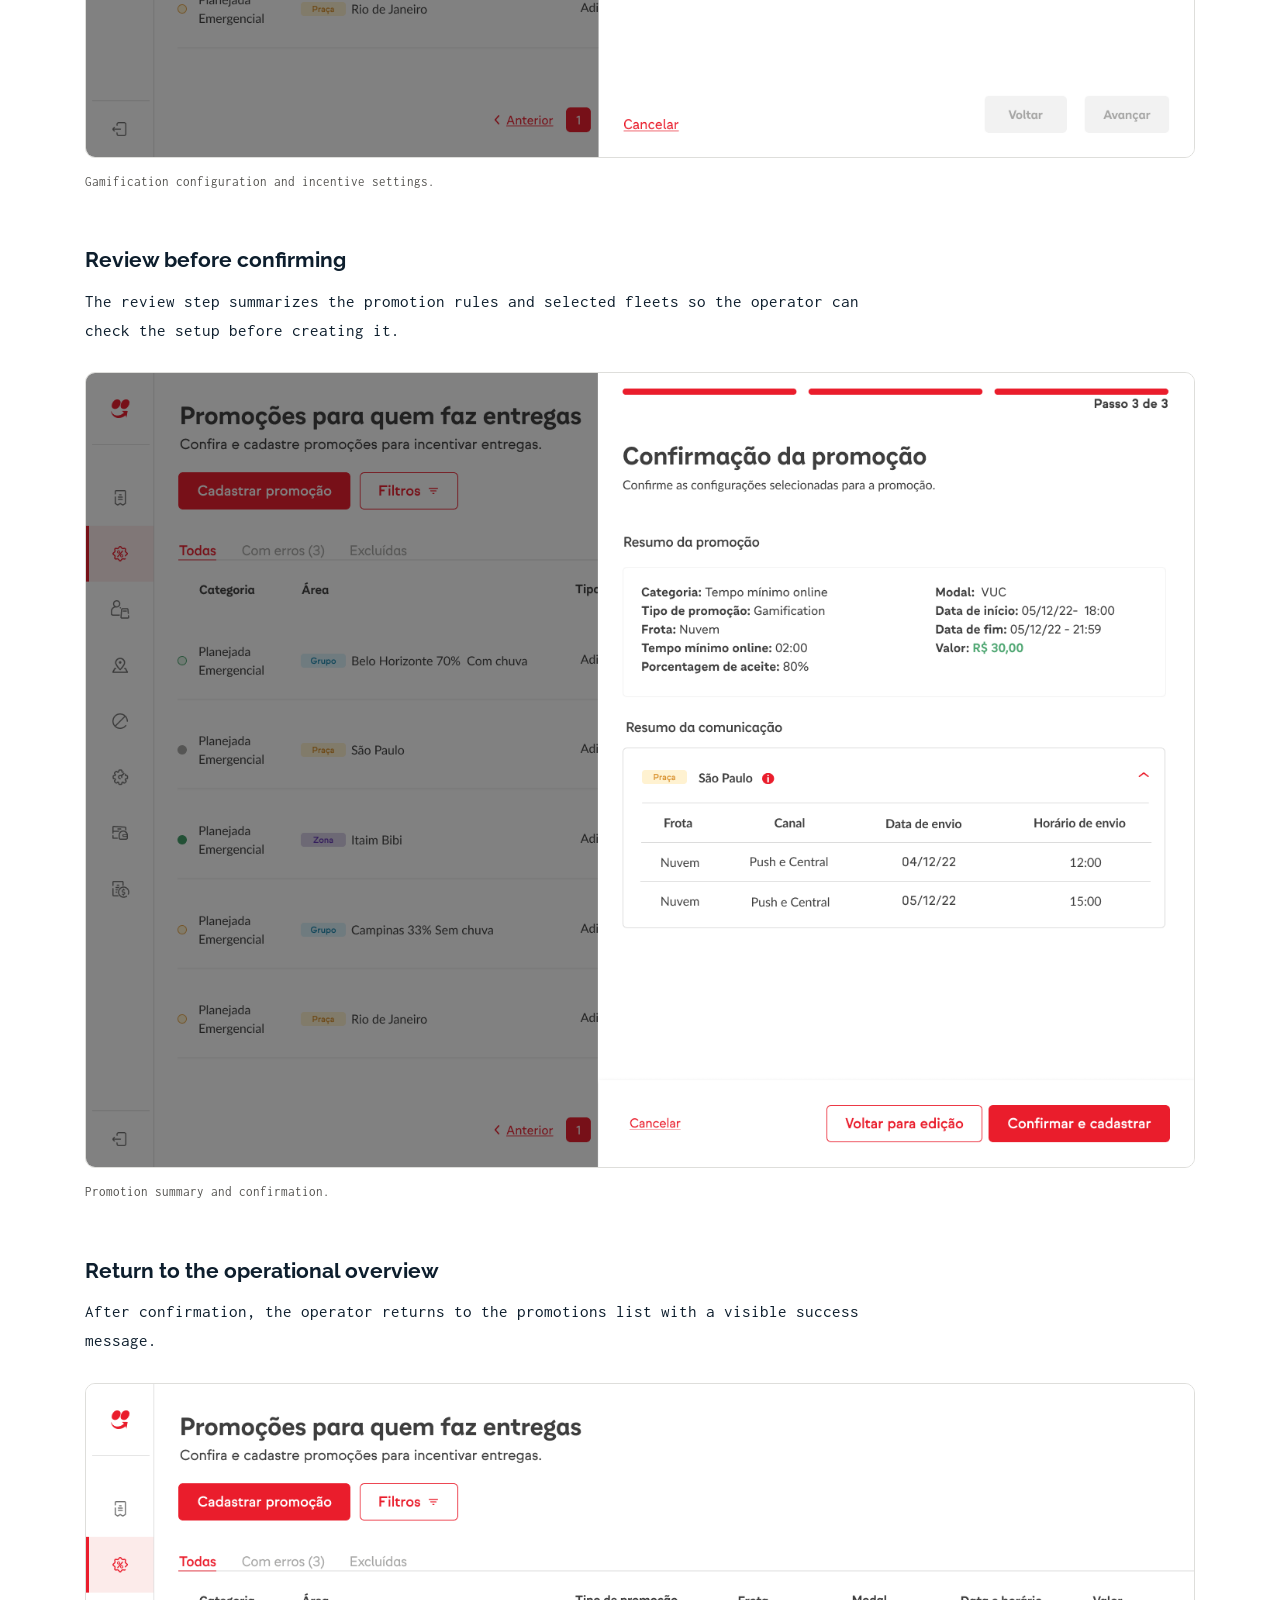
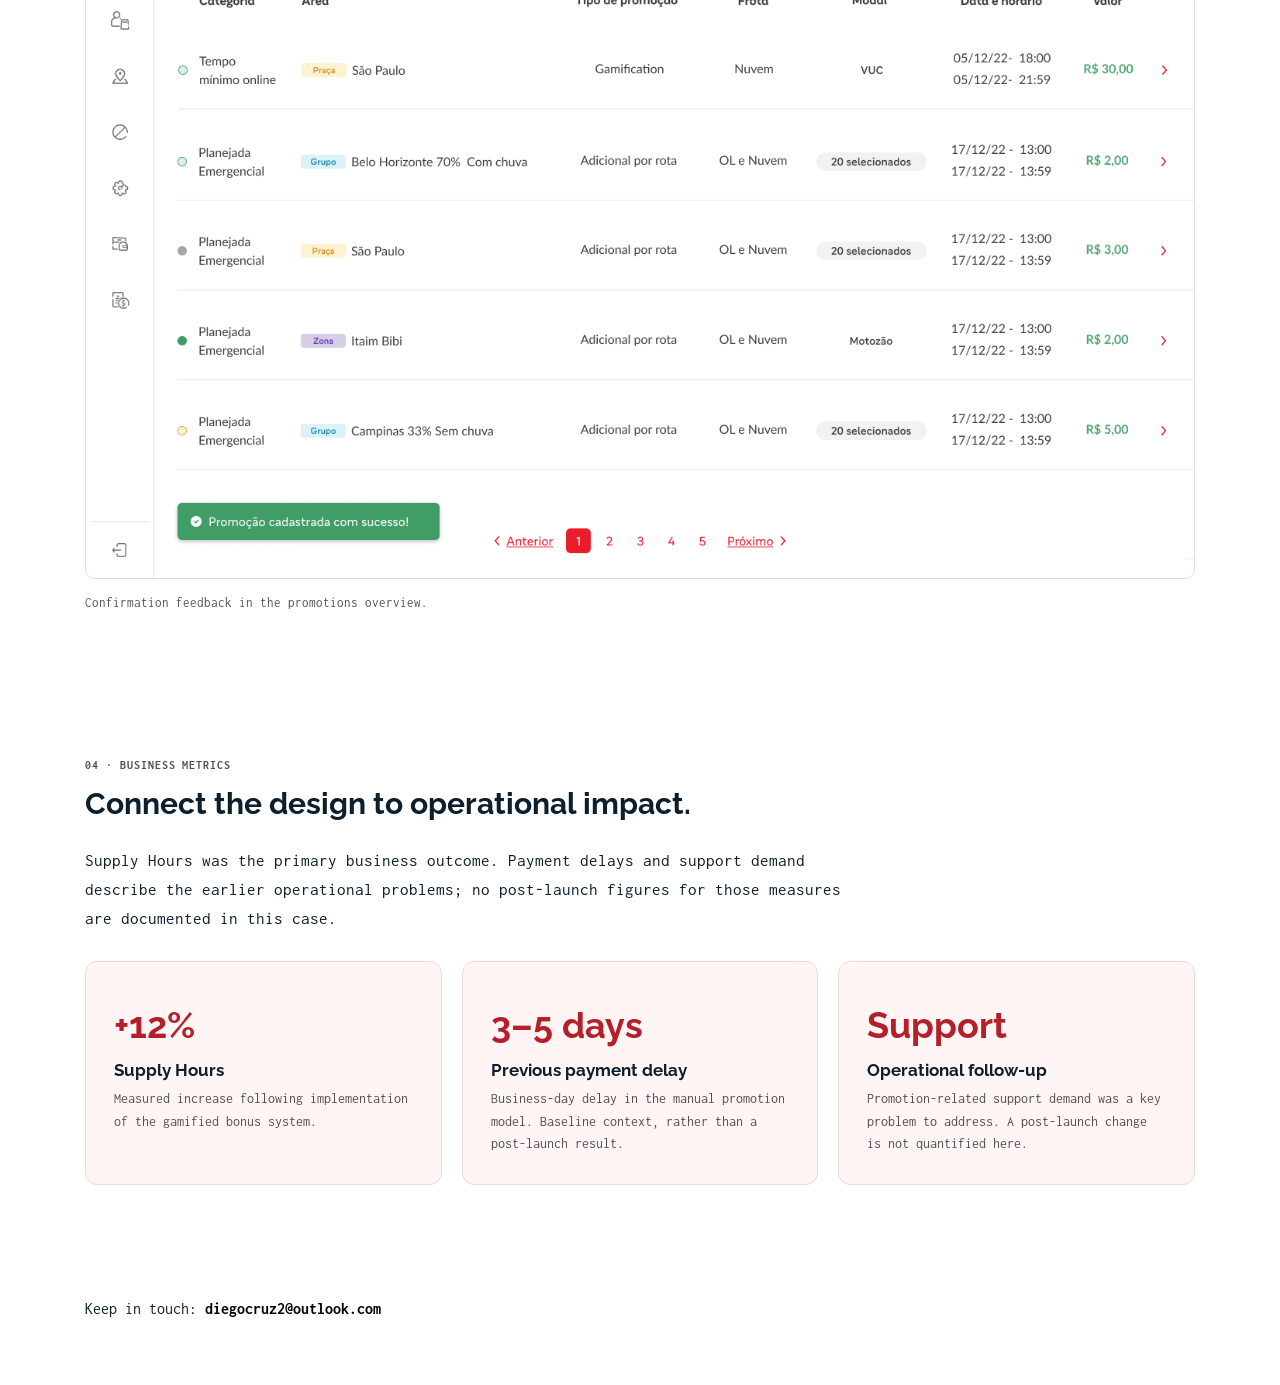
<file: ifood.html>
<!DOCTYPE html>
<html lang="en">

<head>
  <!-- Google tag (gtag.js) -->
<script async src="https://www.googletagmanager.com/gtag/js?id=G-RJH4GK9BBF"></script>
<script>
  window.dataLayer = window.dataLayer || [];
  function gtag(){dataLayer.push(arguments);}
  gtag('js', new Date());

  gtag('config', 'G-RJH4GK9BBF');
</script>
<script type="text/javascript">
  (function(c,l,a,r,i,t,y){
      c[a]=c[a]||function(){(c[a].q=c[a].q||[]).push(arguments)};
      t=l.createElement(r);t.async=1;t.src="https://www.clarity.ms/tag/"+i;
      y=l.getElementsByTagName(r)[0];y.parentNode.insertBefore(t,y);
  })(window, document, "clarity", "script", "nmmzmpyi36");
</script>
  <meta charset="utf-8">
  <title>Diego Cruz | iFood — Gamified Driver Bonuses</title>
  <meta content="width=device-width, initial-scale=1.0" name="viewport">
  <meta content="" name="keywords">
  <meta content="Redesigning iFood’s promotion management workflow: research, gamified driver bonuses, and a 12% increase in Supply Hours." name="description">

  <!-- Favicons -->
  <link href="img/favicon.png" rel="icon">
  <link href="img/apple-touch-icon.png" rel="apple-touch-icon">

  <!-- Google Fonts -->
  <link href="https://fonts.googleapis.com/css?family=Inconsolata:400,700|Raleway:400,700&display=swap"
    rel="stylesheet">

  <!-- Bootstrap CSS File -->
  <link href="vendor/bootstrap/css/bootstrap.min.css" rel="stylesheet">

  <!-- Vendor CSS Files -->
  <link href="vendor/icofont/icofont.min.css" rel="stylesheet">
  <link href="vendor/line-awesome/css/line-awesome.min.css" rel="stylesheet">
  <link href="vendor/aos/aos.css" rel="stylesheet">
  <link href="vendor/owlcarousel/assets/owl.carousel.min.css" rel="stylesheet">

  <!-- Template Main CSS File -->
  <link href="css/style.css" rel="stylesheet">
<style>
.ifc { --ink:#0d1e2d; --muted:#52514e; --line:#dededb; }
.ifc .ifc-intro { max-width:820px; font-size:19px; line-height:1.65; }
.ifc h1 { font-size:clamp(32px,4vw,52px); font-weight:700; max-width:850px; margin:14px 0 24px; }
.ifc-kicker { text-transform:uppercase; letter-spacing:.08em; font-size:12px; color:#52514e; font-weight:700; }
.ifc-meta { display:grid; grid-template-columns:1fr 1fr 2fr; gap:24px; padding:26px 0; margin:28px 0; border-top:1px solid var(--line); border-bottom:1px solid var(--line); }
.ifc-meta dt { font-size:12px; text-transform:uppercase; color:var(--muted); margin-bottom:8px; }
.ifc-meta dd { margin:0; }
.ifc-outcome { display:flex; gap:28px; align-items:center; background:#fff5f5; border:1px solid #f0d9db; padding:28px; border-radius:12px; margin:32px 0 48px; }
.ifc-outcome strong { font:700 48px 'Raleway',sans-serif; color:#b51f2a; }
.ifc-outcome p { margin:0; max-width:560px; }
.ifc-process { list-style:none; display:grid; grid-template-columns:repeat(4,minmax(0,1fr)); gap:20px; margin:24px 0 0; padding:0; }
.ifc-process a { display:block; height:100%; padding:20px 0; border-top:2px solid var(--ink); color:var(--ink); text-decoration:none; }
.ifc-process a:hover { border-color:#b51f2a; color:#b51f2a; }
.ifc-process a:focus-visible { outline:2px solid #b51f2a; outline-offset:4px; }
.ifc-process span { font-size:12px; color:var(--muted); }
.ifc-process h3 { font-size:18px; font-weight:700; margin:16px 0 10px; }
.ifc-process p { font-size:14px; line-height:1.6; margin:0; }
.ifc-section { padding-top:72px; scroll-margin-top:24px; }
.ifc-section h2 { font-size:30px; margin:12px 0 18px; }
.ifc-section > p { max-width:780px; font-size:17px; line-height:1.7; margin-bottom:28px; }
.ifc figure { margin:0 0 28px; }
.ifc figure img { display:block; width:100%; height:auto; border-radius:10px; border:1px solid var(--line); }
.ifc figcaption { color:var(--muted); font-size:13px; margin:10px 0 0; }
.ifc-gallery { display:grid; grid-template-columns:1fr; gap:28px; }
.ifc-gallery figure { margin-bottom:0; }
.ifc-demo { display:grid; grid-template-columns:minmax(0,2fr) minmax(0,1fr); gap:28px; align-items:start; margin:28px 0; }
.ifc video { display:block; width:100%; border-radius:10px; border:1px solid var(--line); }
.ifc-mobile-video { max-width:280px; margin:auto; }
@media(max-width:767px) {
.ifc-meta,.ifc-process,.ifc-gallery,.ifc-demo { grid-template-columns:1fr; }
.ifc-process { gap:8px; }.ifc-process h3 { margin-top:8px; }
.ifc-outcome { align-items:flex-start; flex-direction:column; gap:12px; padding:22px; }
.ifc-section { padding-top:48px; }.ifc-section h2 { font-size:25px; }
.ifc .ifc-intro { font-size:17px; }.ifc-gallery { gap:24px; }
}

.ifc-business-grid { display:grid; grid-template-columns:repeat(3,minmax(0,1fr)); gap:20px; }
.ifc-business-card { padding:28px; border:1px solid #f0d9db; border-radius:12px; background:#fff5f5; }
.ifc-business-card strong { display:block; font:700 40px 'Raleway',sans-serif; color:#b51f2a; margin:14px 0; }
.ifc-business-card h3 { font-size:17px; font-weight:700; }
.ifc-business-card p { color:#52514e; margin:0; font-size:14px; line-height:1.6; }
@media(max-width:767px) { .ifc-business-grid { grid-template-columns:1fr; } }

.ifc-section { padding-top:88px; }
.ifc figure { margin:0 0 56px; }
.ifc figcaption { margin-top:14px; }
.ifc-screen-heading { font-size:21px; font-weight:700; margin:44px 0 14px; }
.ifc-screen-copy { max-width:760px; line-height:1.7; margin-bottom:24px; }
.ifc-business-card strong { font-size:36px; }
@media(max-width:767px) { .ifc-section { padding-top:56px; } .ifc figure { margin-bottom:36px; } }
</style>
</head>

<body class="case-study" data-aos-easing="ease" data-aos-duration="1000" data-aos-delay="0">



  <nav class="navbar navbar-light custom-navbar">
    <div class="container">
      <a class="navbar-brand" href="index.html"> <img src="img/eu-novo.jpg" loading="lazy" width="48" height="Auto" alt="" style="
        margin-right: 10px;
        border-radius: 100%;
        ">Diego Cruz</a>

<a href="https://www.linkedin.com/in/diegocruz2" target="_blank" class="contato">
  <span style="padding: 10px;">Linkedin</span>
</a>

    </div>
  </nav>



<main id="main" class="ifc"><div class="site-section"><div class="container">
<header><div class="ifc-kicker">iFood · Logistics · Operational workflows</div>
<h1>Gamified bonuses for driver routes.</h1>
<p class="ifc-intro">I designed a gamified bonus system to increase driver Supply Hours, replacing a manual promotion model associated with payment delays, unclear rules, and high support demand.</p>
<dl class="ifc-meta"><div><dt>Role</dt><dd>Senior Product Designer</dd></div><div><dt>Project timeline</dt><dd>4 months · May–Sep 2022</dd></div><div><dt>My scope</dt><dd>Research, product design, visual design, and collaboration with product and data teams.</dd></div></dl>
<div class="ifc-outcome"><strong>+12%</strong><p><b>Increase in Supply Hours</b><br>Following the implementation of the gamified bonus system.</p></div></header>
<section aria-labelledby="ifc-process-title"><div class="ifc-kicker">Design process</div><h2 id="ifc-process-title">From operational friction to a clearer workflow</h2>
<ol class="ifc-process">
<li><a href="#research"><span>01</span><h3>Understand</h3><p>Research the operational journey and the people managing promotions.</p></a></li>
<li><a href="#direction"><span>02</span><h3>Map &amp; explore</h3><p>Make the workflow visible and explore the interaction structure.</p></a></li>
<li><a href="#experience"><span>03</span><h3>Design the flow</h3><p>Connect promotion management, configuration, and confirmation.</p></a></li>
<li><a href="#business-metrics"><span>04</span><h3>Measure impact</h3><p>Connect the experience to driver supply and operational goals.</p></a></li>
</ol></section>
<section class="ifc-section" id="research"><div class="ifc-kicker">01 · Context &amp; research</div><h2>Understand the people behind the operation.</h2><p>The previous manual promotion process led to payment delays of 3–5 business days and confusion among drivers about how promotions worked. In-depth, semi-structured interviews covered 21 people across planning, regional operations, field teams, Devlog, and data.</p><figure><img src="img/i1.png" loading="lazy" alt="Research methodology and the 21 participants across operational teams."><figcaption>Research methodology and the 21 participants across operational teams.</figcaption></figure></section><section class="ifc-section" id="direction"><div class="ifc-kicker">02 · Workflow &amp; exploration</div><h2>Make the promotion journey explicit.</h2><p>The workflow map and early sketches document the operational sequence and the interface exploration. Together, they show the structure behind the promotion-management experience.</p><figure><img src="img/i2.png" loading="lazy" alt="Workflow mapping: the steps and decisions in the operational journey."><figcaption>Workflow mapping: the steps and decisions in the operational journey.</figcaption></figure><figure><img src="img/i3.png" loading="lazy" alt="Early sketches exploring the structure of the experience."><figcaption>Early sketches exploring the structure of the experience.</figcaption></figure></section><section class="ifc-section" id="experience"><div class="ifc-kicker">03 · Product experience</div><h2>One connected flow, from setup to confirmation.</h2><p>The interface follows the operator’s task in sequence: review existing promotions, choose an incentive model, configure the rules, and confirm the setup.</p><h3 class="ifc-screen-heading">A central view of promotions</h3><p class="ifc-screen-copy">The list brings promotion details into one view, including category, area, promotion type, fleet, date, and value.</p><figure><img src="img/i4.png" loading="lazy" alt="Promotion management overview."><figcaption>Promotion management overview.</figcaption></figure><h3 class="ifc-screen-heading">Choose the incentive model</h3><p class="ifc-screen-copy">The creation flow distinguishes a per-route bonus from a gamified promotion before asking for configuration details.</p><figure><img src="img/i5.png" loading="lazy" alt="Selecting the promotion type."><figcaption>Selecting the promotion type.</figcaption></figure><h3 class="ifc-screen-heading">Configure the promotion</h3><p class="ifc-screen-copy">A dedicated step brings together the area, fleet, date range, time window, completed-route percentage, and bonus value.</p><figure><img src="img/i6.png" loading="lazy" alt="Gamification configuration and incentive settings."><figcaption>Gamification configuration and incentive settings.</figcaption></figure><h3 class="ifc-screen-heading">Review before confirming</h3><p class="ifc-screen-copy">The review step summarizes the promotion rules and selected fleets so the operator can check the setup before creating it.</p><figure><img src="img/i7.png" loading="lazy" alt="Promotion summary and confirmation."><figcaption>Promotion summary and confirmation.</figcaption></figure><h3 class="ifc-screen-heading">Return to the operational overview</h3><p class="ifc-screen-copy">After confirmation, the operator returns to the promotions list with a visible success message.</p><figure><img src="img/i8.png" loading="lazy" alt="Confirmation feedback in the promotions overview."><figcaption>Confirmation feedback in the promotions overview.</figcaption></figure></section><section class="ifc-section" id="business-metrics"><div class="ifc-kicker">04 · Business metrics</div><h2>Connect the design to operational impact.</h2><p>Supply Hours was the primary business outcome. Payment delays and support demand describe the earlier operational problems; no post-launch figures for those measures are documented in this case.</p><div class="ifc-business-grid">
<article class="ifc-business-card"><strong>+12%</strong><h3>Supply Hours</h3><p>Measured increase following implementation of the gamified bonus system.</p></article>
<article class="ifc-business-card"><strong>3–5 days</strong><h3>Previous payment delay</h3><p>Business-day delay in the manual promotion model. Baseline context, rather than a post-launch result.</p></article>
<article class="ifc-business-card"><strong>Support</strong><h3>Operational follow-up</h3><p>Promotion-related support demand was a key problem to address. A post-launch change is not quantified here.</p></article>
</div></section></div></div></main>
  
  <footer class="footer" role="contentinfo">
    <div class="container">
      <div class="row">
        <div class="col-sm-6">
         
          <div class="credits">
            
            Keep in touch: <a href="mailto:diegocruz2@outlook.com"><b>diegocruz2@outlook.com</b></a>
          </div>
        </div>
        <div class="col-sm-6 social text-md-right">
          
          
          
          
        </div>
      </div>
    </div>
  </footer>

  <!-- Vendor JS Files -->
  <script src="vendor/jquery/jquery.min.js"></script>
  <script src="vendor/jquery/jquery-migrate.min.js"></script>
  <script src="vendor/bootstrap/js/bootstrap.min.js"></script>
  <script src="vendor/easing/easing.min.js"></script>
  <script src="vendor/php-email-form/validate.js"></script>
  <script src="vendor/isotope/isotope.pkgd.min.js"></script>
  <script src="vendor/aos/aos.js"></script>
  <script src="vendor/owlcarousel/owl.carousel.min.js"></script>

  <!-- Template Main JS File -->
  <script src="js/main.js"></script>




</body>

</html>
</file>
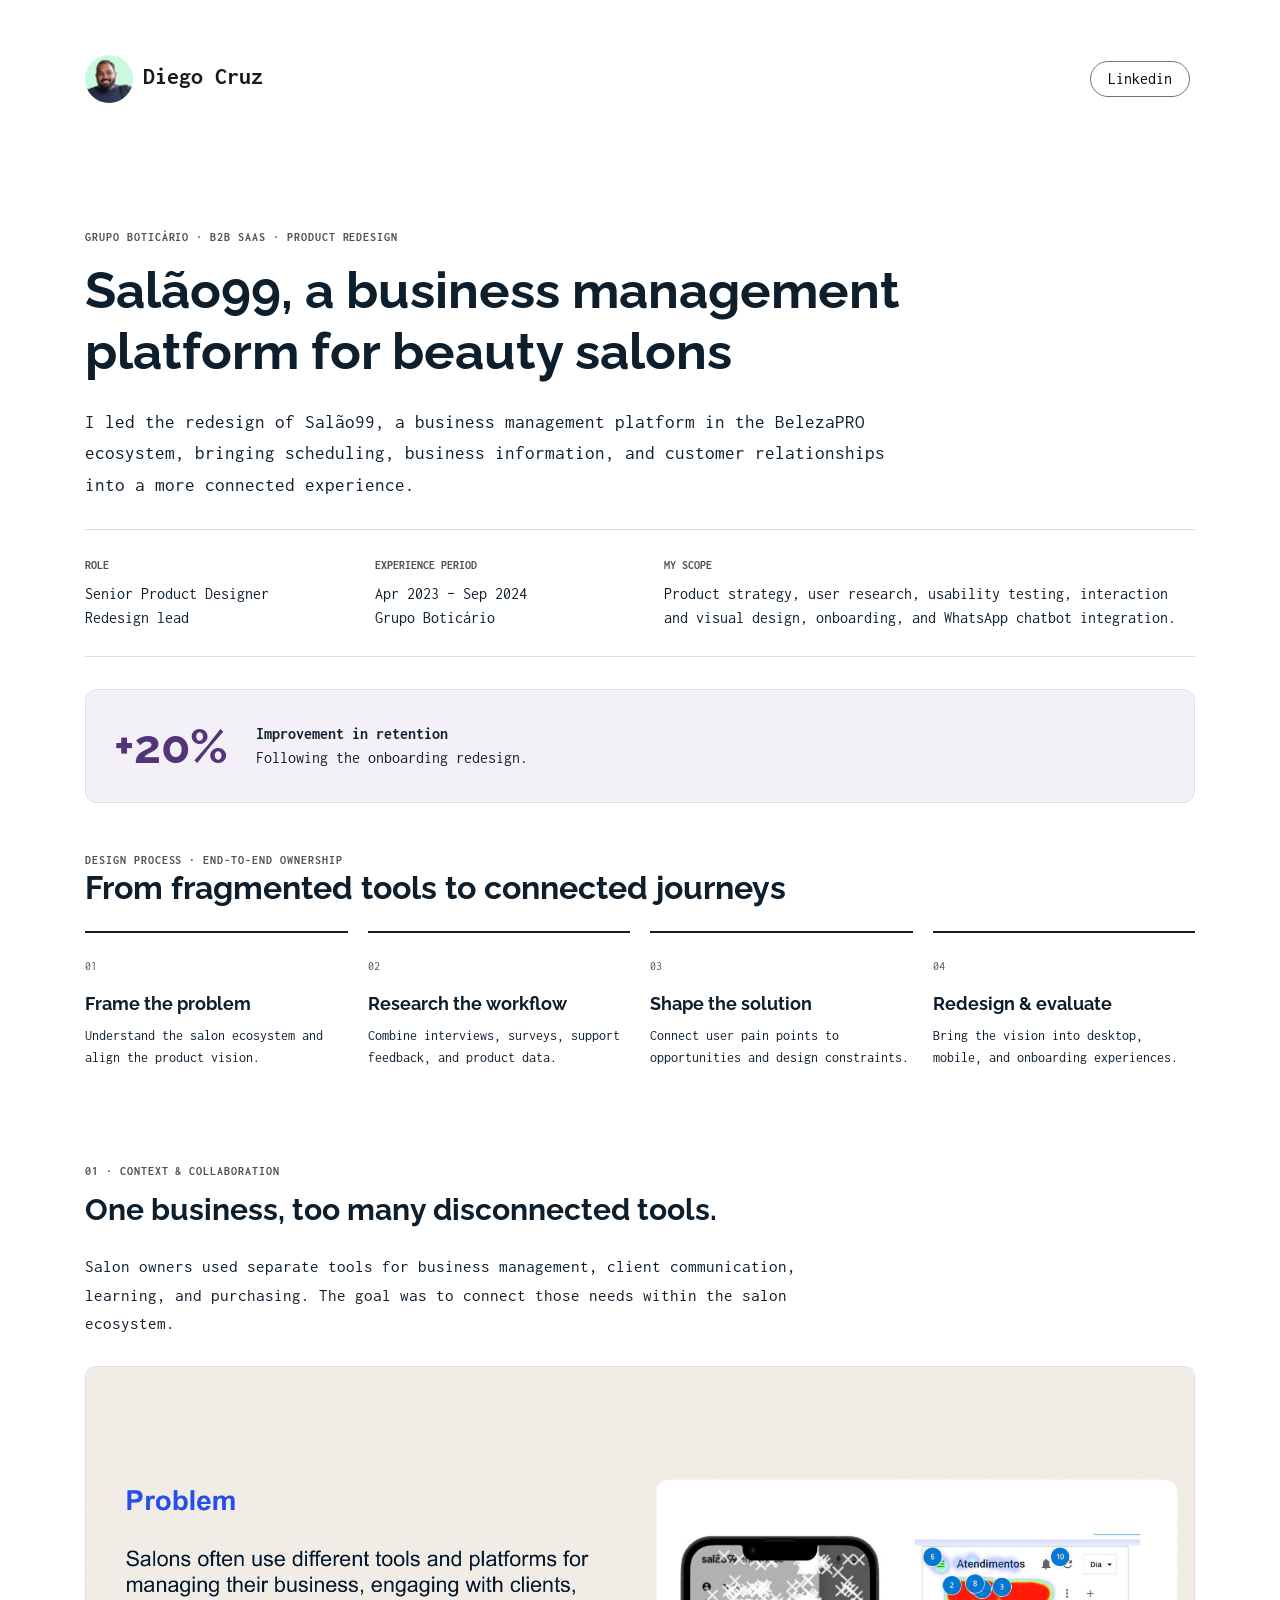
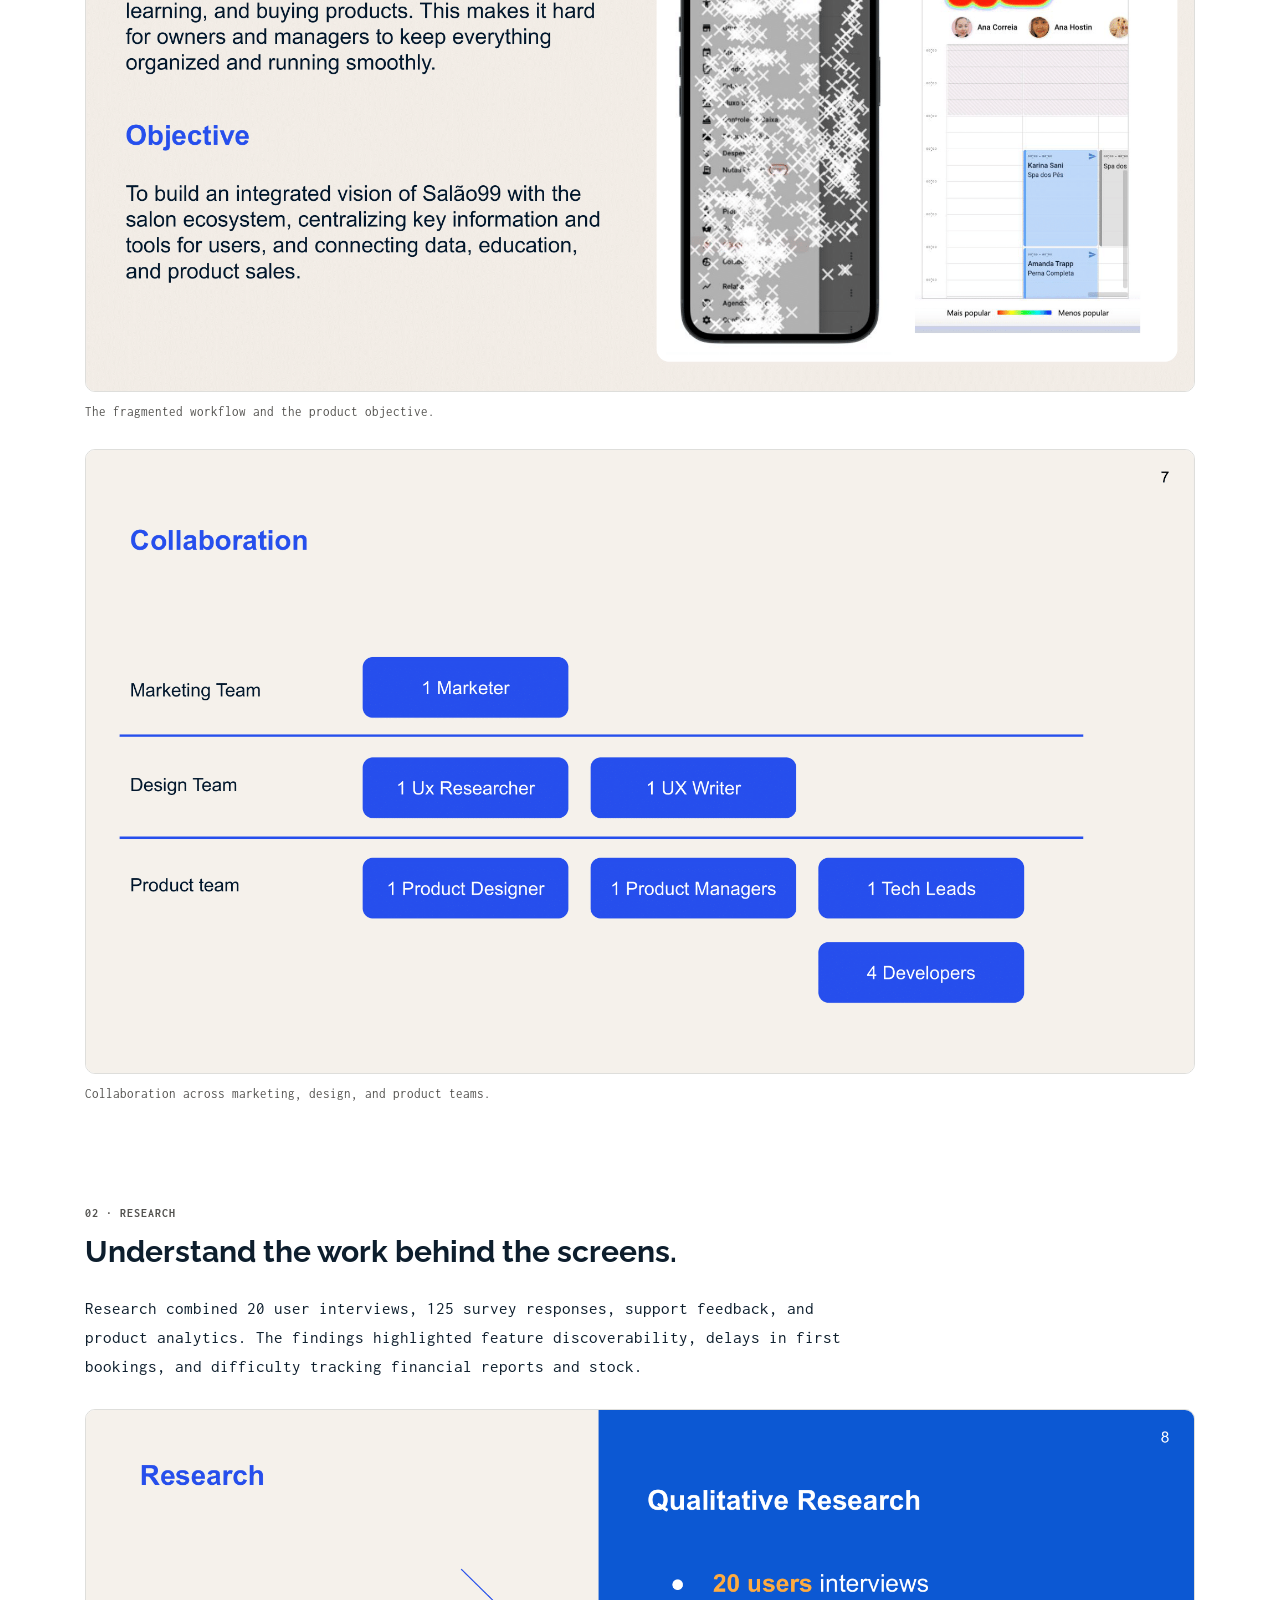
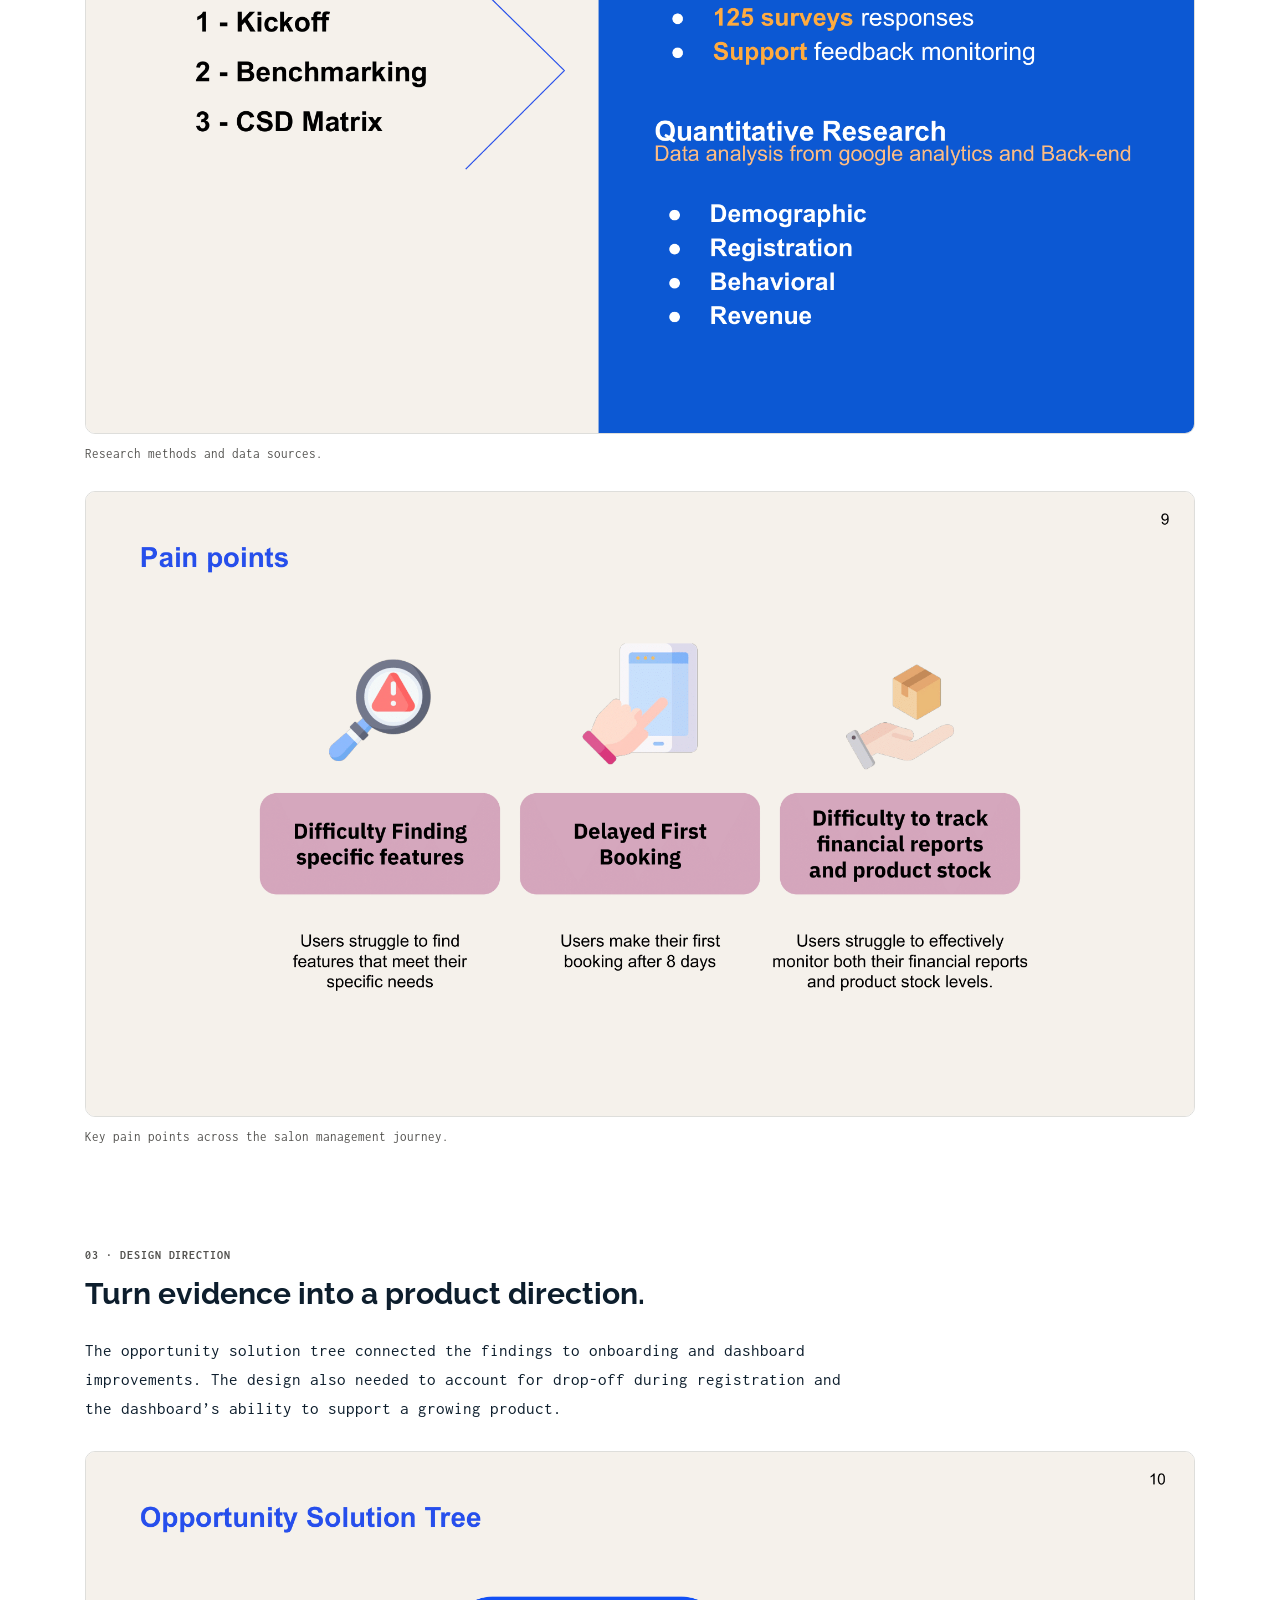
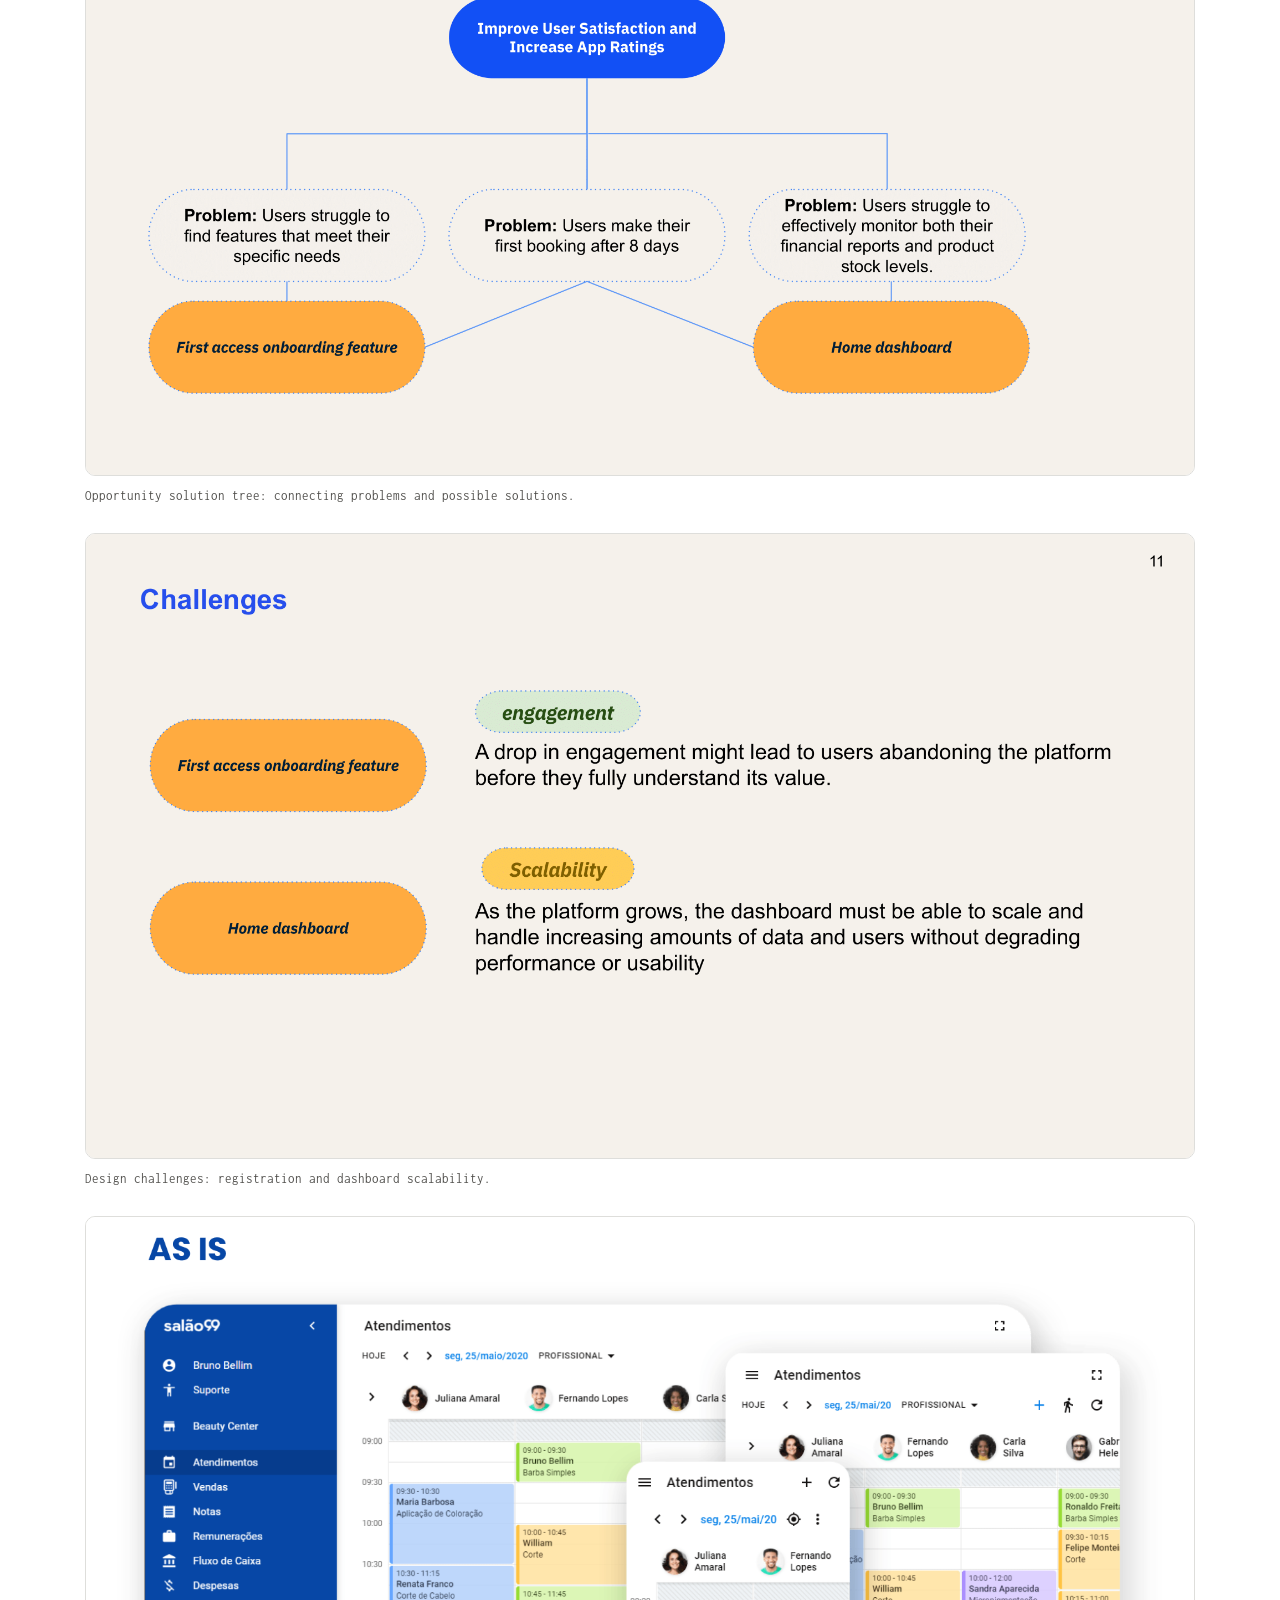
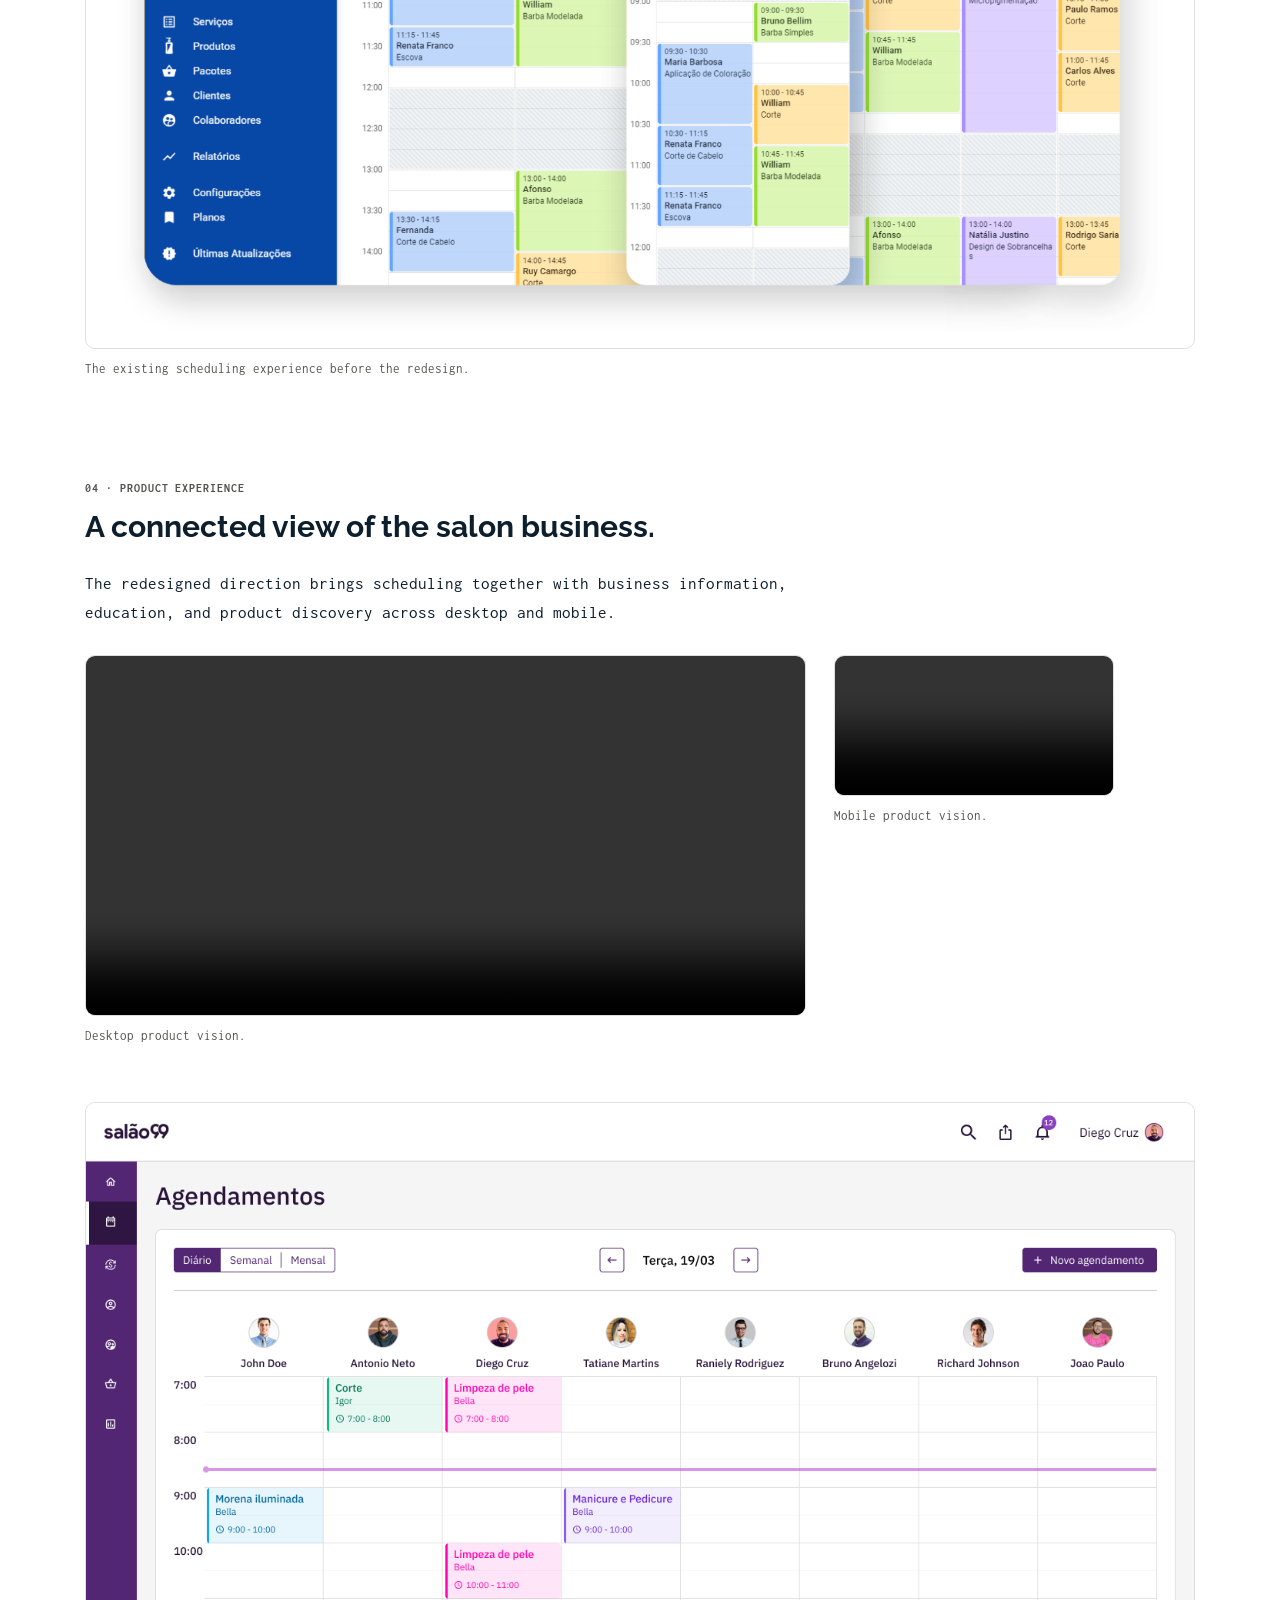
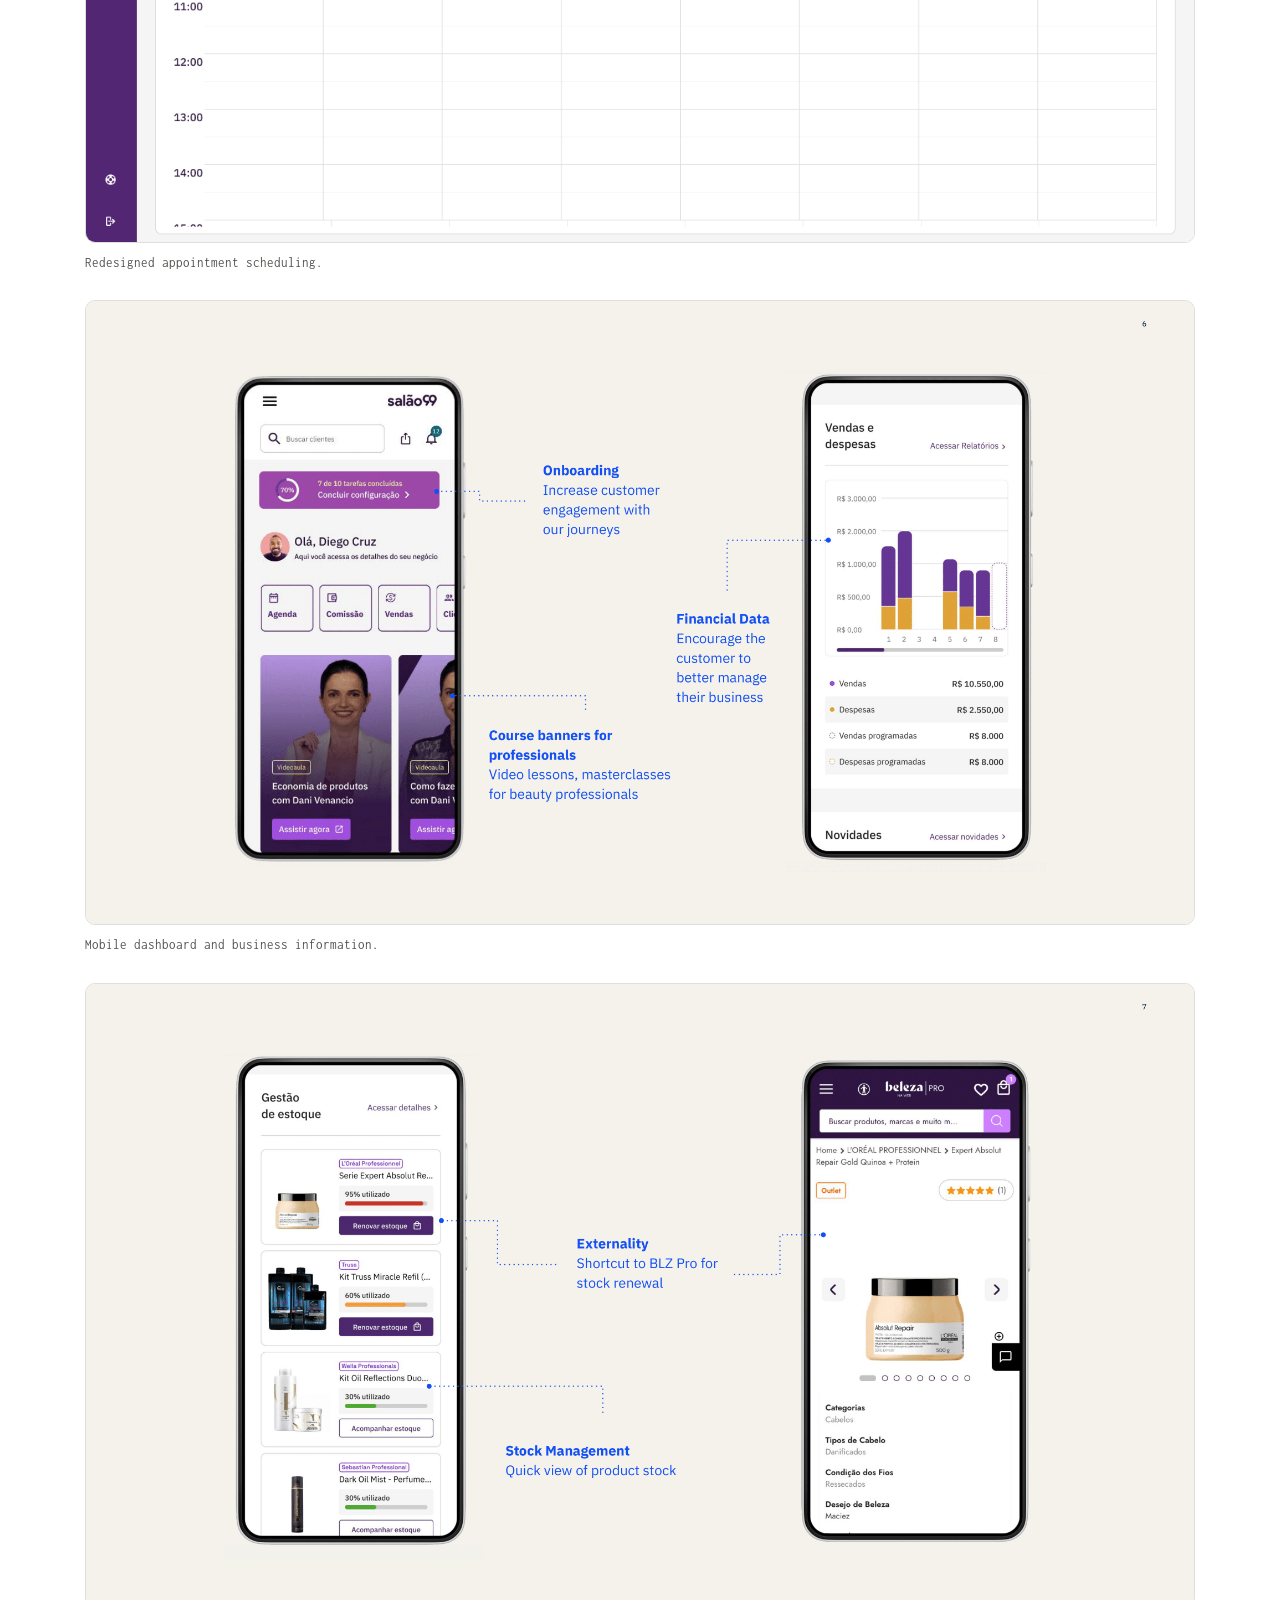
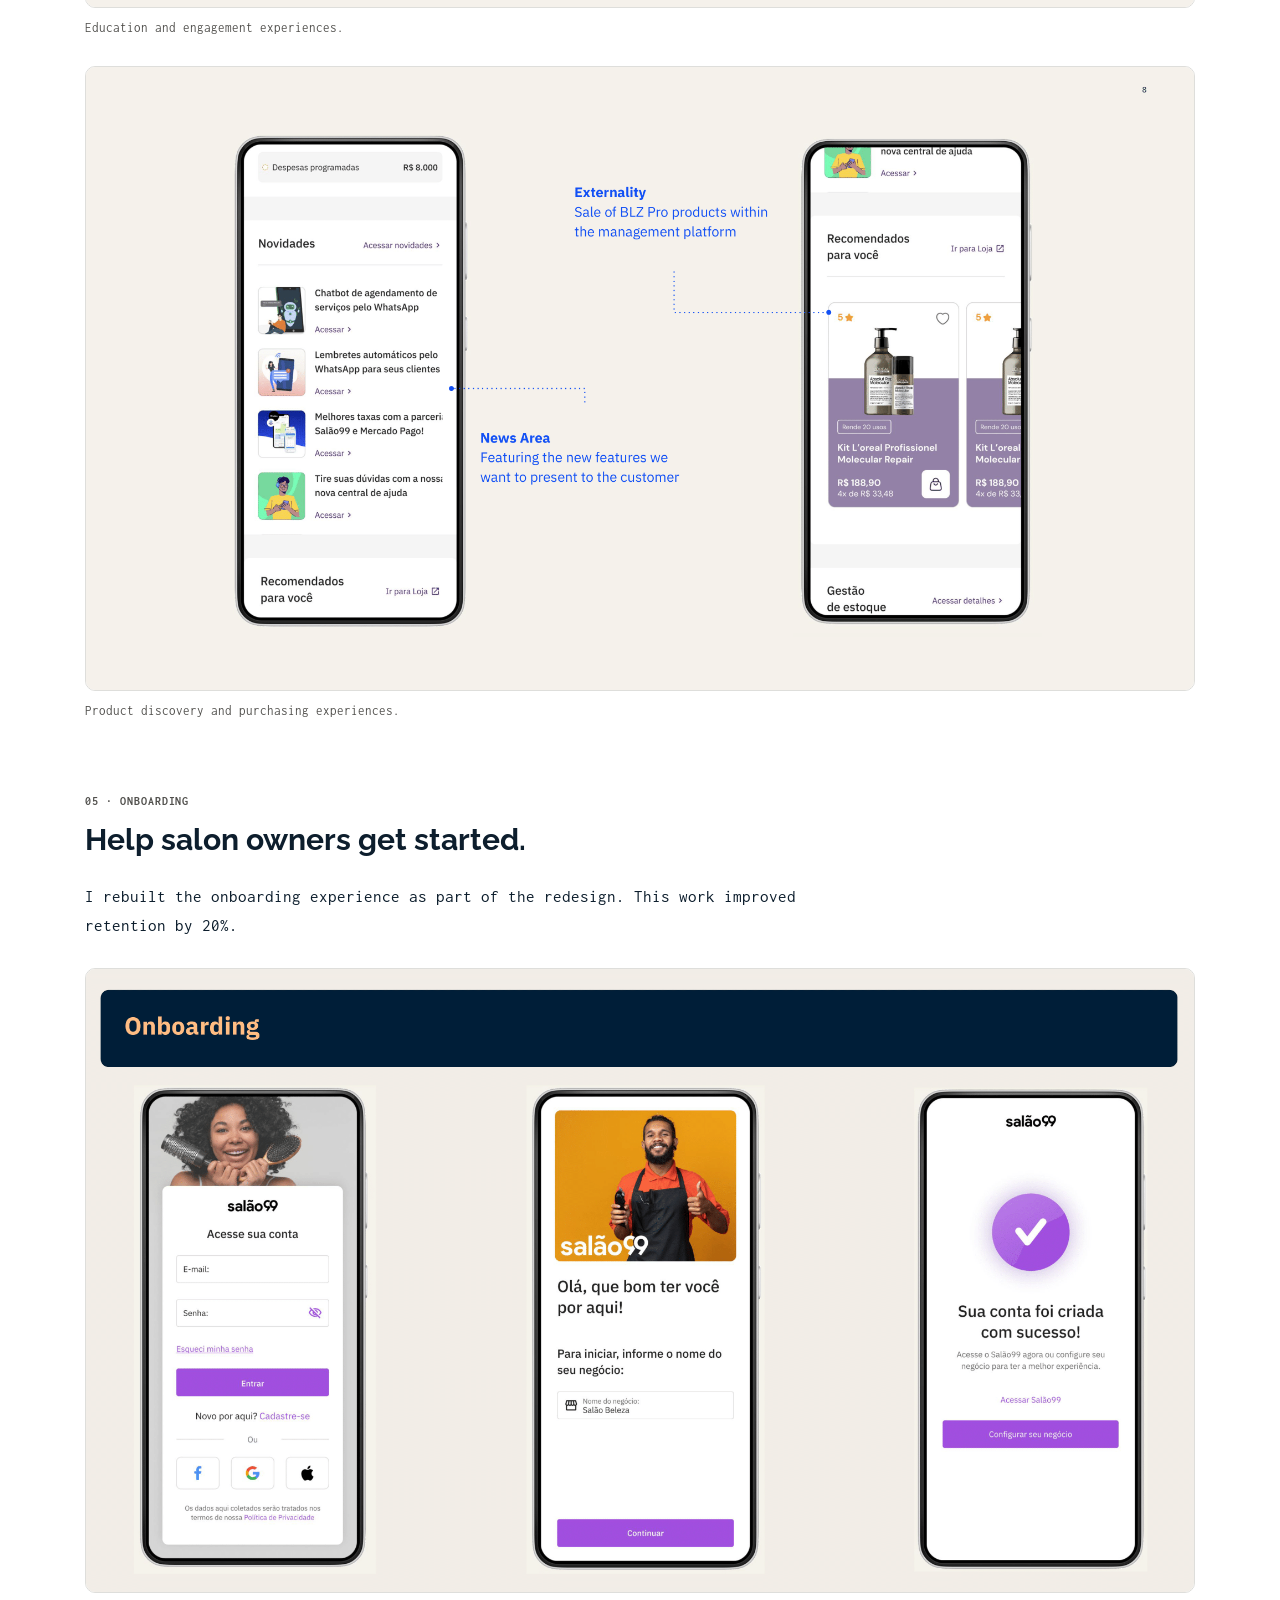
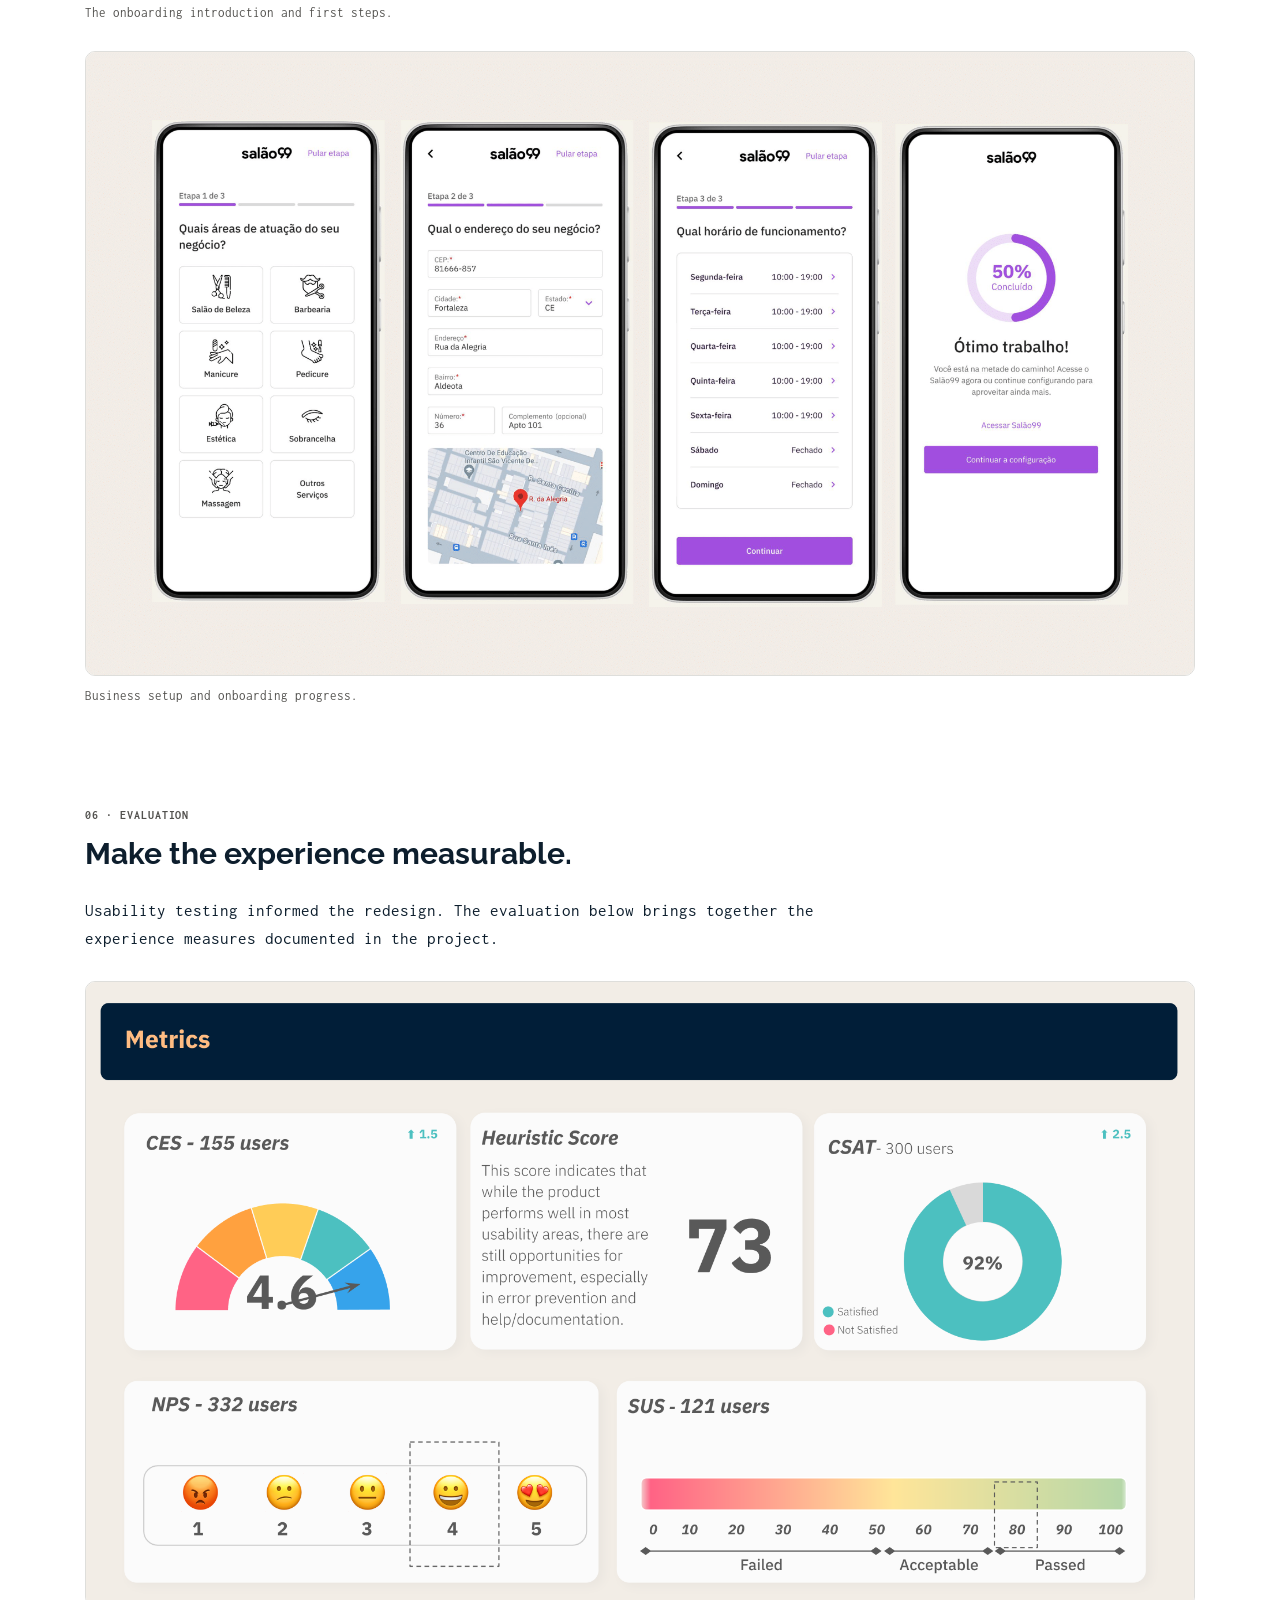
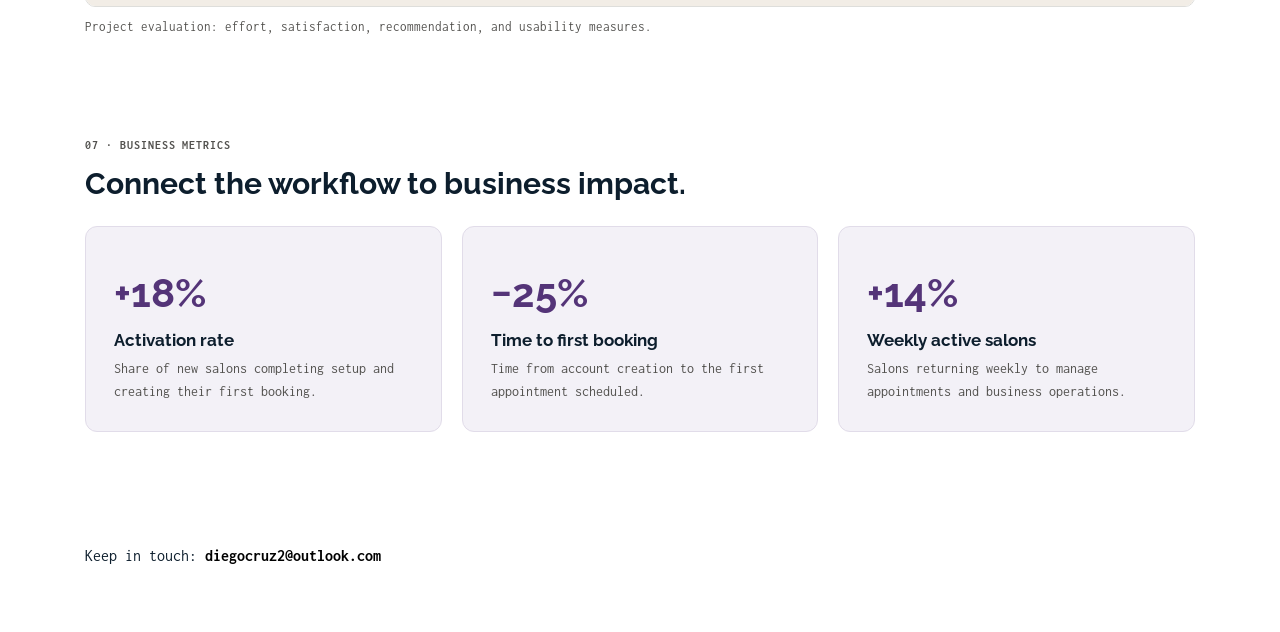
<file: salao99.html>
<!DOCTYPE html>
<html lang="en">

<head>
  <!-- Google tag (gtag.js) -->
  <script async src="https://www.googletagmanager.com/gtag/js?id=G-RJH4GK9BBF"></script>
  <script>
    window.dataLayer = window.dataLayer || [];
    function gtag(){dataLayer.push(arguments);}
    gtag('js', new Date());
  
    gtag('config', 'G-RJH4GK9BBF');
  </script>
  <script type="text/javascript">
    (function(c,l,a,r,i,t,y){
        c[a]=c[a]||function(){(c[a].q=c[a].q||[]).push(arguments)};
        t=l.createElement(r);t.async=1;t.src="https://www.clarity.ms/tag/"+i;
        y=l.getElementsByTagName(r)[0];y.parentNode.insertBefore(t,y);
    })(window, document, "clarity", "script", "nmmzmpyi36");
</script>
  <meta charset="utf-8">
  <title>Salão99, a business management platform for beauty salons | Diego Cruz</title>
  <meta content="width=device-width, initial-scale=1.0" name="viewport">
  <meta content="" name="keywords">
  <meta content="Leading the Salão99 redesign: user research, salon management workflows, and an onboarding redesign that improved retention by 20%." name="description">

  <!-- Favicons -->
  <link href="img/favicon.png" rel="icon">
  <link href="img/apple-touch-icon.png" rel="apple-touch-icon">

  <!-- Google Fonts -->
  <link href="https://fonts.googleapis.com/css?family=Inconsolata:400,700|Raleway:400,700&display=swap"
    rel="stylesheet">

  <!-- Bootstrap CSS File -->
  <link href="vendor/bootstrap/css/bootstrap.min.css" rel="stylesheet">

  <!-- Vendor CSS Files -->
  <link href="vendor/icofont/icofont.min.css" rel="stylesheet">
  <link href="vendor/line-awesome/css/line-awesome.min.css" rel="stylesheet">
  <link href="vendor/aos/aos.css" rel="stylesheet">
  <link href="vendor/owlcarousel/assets/owl.carousel.min.css" rel="stylesheet">

  <!-- Template Main CSS File -->
  <link href="css/style.css" rel="stylesheet">

<style>
.s99 { --ink:#0d1e2d; --muted:#52514e; --line:#dededb; }
.s99 .s99-intro { max-width:820px; font-size:19px; line-height:1.65; }
.s99 h1 { font-size:clamp(32px,4vw,52px); font-weight:700; max-width:850px; margin:14px 0 24px; }
.s99-kicker { text-transform:uppercase; letter-spacing:.08em; font-size:12px; color:#52514e; font-weight:700; }
.s99-meta { display:grid; grid-template-columns:1fr 1fr 2fr; gap:24px; padding:26px 0; margin:28px 0; border-top:1px solid var(--line); border-bottom:1px solid var(--line); }
.s99-meta dt { font-size:12px; text-transform:uppercase; color:var(--muted); margin-bottom:8px; }
.s99-meta dd { margin:0; }
.s99-outcome { display:flex; gap:28px; align-items:center; background:#f3f1f7; border:1px solid #e1dce9; padding:28px; border-radius:12px; margin:32px 0 48px; }
.s99-outcome strong { font:700 48px 'Raleway',sans-serif; color:#543478; }
.s99-outcome p { margin:0; max-width:560px; }
.s99-process { list-style:none; display:grid; grid-template-columns:repeat(4,minmax(0,1fr)); gap:20px; margin:24px 0 0; padding:0; }
.s99-process a { display:block; height:100%; padding:20px 0; border-top:2px solid var(--ink); color:var(--ink); text-decoration:none; }
.s99-process a:hover { border-color:#765497; color:#543478; }
.s99-process a:focus-visible { outline:2px solid #543478; outline-offset:4px; }
.s99-process span { font-size:12px; color:var(--muted); }
.s99-process h3 { font-size:18px; font-weight:700; margin:16px 0 10px; }
.s99-process p { font-size:14px; line-height:1.6; margin:0; }
.s99-section { padding-top:72px; scroll-margin-top:24px; }
.s99-section h2 { font-size:30px; margin:12px 0 18px; }
.s99-section > p { max-width:780px; font-size:17px; line-height:1.7; margin-bottom:28px; }
.s99 figure { margin:0 0 28px; }
.s99 figure img { display:block; width:100%; height:auto; border-radius:10px; border:1px solid var(--line); }
.s99 figcaption { color:var(--muted); font-size:13px; margin:10px 0 0; }
.s99-gallery { display:grid; grid-template-columns:1fr; gap:28px; }
.s99-gallery figure { margin-bottom:0; }
.s99-demo { display:grid; grid-template-columns:minmax(0,2fr) minmax(0,1fr); gap:28px; align-items:start; margin:28px 0; }
.s99 video { display:block; width:100%; border-radius:10px; border:1px solid var(--line); }
.s99-mobile-video { max-width:280px; margin:auto; }
@media(max-width:767px) {
.s99-meta,.s99-process,.s99-gallery,.s99-demo { grid-template-columns:1fr; }
.s99-process { gap:8px; }.s99-process h3 { margin-top:8px; }
.s99-outcome { align-items:flex-start; flex-direction:column; gap:12px; padding:22px; }
.s99-section { padding-top:48px; }.s99-section h2 { font-size:25px; }
.s99 .s99-intro { font-size:17px; }.s99-gallery { gap:24px; }
}

.s99-business-grid { display:grid; grid-template-columns:repeat(3,minmax(0,1fr)); gap:20px; }
.s99-business-card { padding:28px; border:1px solid #e1dce9; border-radius:12px; background:#f3f1f7; }
.s99-business-card strong { display:block; font:700 40px 'Raleway',sans-serif; color:#543478; margin:14px 0; }
.s99-business-card h3 { font-size:17px; font-weight:700; }
.s99-business-card p { color:#52514e; margin:0; font-size:14px; line-height:1.6; }
@media(max-width:767px) { .s99-business-grid { grid-template-columns:1fr; } }
</style>
</head>

<body class="case-study" data-aos-easing="ease" data-aos-duration="1000" data-aos-delay="0">



  <nav class="navbar navbar-light custom-navbar">
    <div class="container">
      <a class="navbar-brand" href="index.html"> <img src="img/eu-novo.jpg" loading="lazy" width="48" height="Auto" alt="" style="
        margin-right: 10px;
        border-radius: 100%;
        ">Diego Cruz</a>

<a href="https://www.linkedin.com/in/diegocruz2" target="_blank" class="contato">
  <span style="padding: 10px;">Linkedin</span>
</a>

    </div>
  </nav>



<main id="main" class="s99"><div class="site-section"><div class="container">
<div class="s99-kicker">Grupo Boticário · B2B SaaS · Product redesign</div>
<h1>Salão99, a business management platform for beauty salons</h1>
<p class="s99-intro">I led the redesign of Salão99, a business management platform in the BelezaPRO ecosystem, bringing scheduling, business information, and customer relationships into a more connected experience.</p>
<dl class="s99-meta"><div><dt>Role</dt><dd>Senior Product Designer<br>Redesign lead</dd></div><div><dt>Experience period</dt><dd>Apr 2023 – Sep 2024<br>Grupo Boticário</dd></div><div><dt>My scope</dt><dd>Product strategy, user research, usability testing, interaction and visual design, onboarding, and WhatsApp chatbot integration.</dd></div></dl>
<div class="s99-outcome"><strong>+20%</strong><p><b>Improvement in retention</b><br>Following the onboarding redesign.</p></div>
<section aria-labelledby="s99-process-title"><div class="s99-kicker">Design process · End-to-end ownership</div><h2 id="s99-process-title">From fragmented tools to connected journeys</h2>
<ol class="s99-process">
<li><a href="#context"><span>01</span><h3>Frame the problem</h3><p>Understand the salon ecosystem and align the product vision.</p></a></li>
<li><a href="#research"><span>02</span><h3>Research the workflow</h3><p>Combine interviews, surveys, support feedback, and product data.</p></a></li>
<li><a href="#decisions"><span>03</span><h3>Shape the solution</h3><p>Connect user pain points to opportunities and design constraints.</p></a></li>
<li><a href="#solution"><span>04</span><h3>Redesign &amp; evaluate</h3><p>Bring the vision into desktop, mobile, and onboarding experiences.</p></a></li>
</ol></section>
<section class="s99-section" id="context"><div class="s99-kicker">01 · Context &amp; collaboration</div><h2>One business, too many disconnected tools.</h2><p>Salon owners used separate tools for business management, client communication, learning, and purchasing. The goal was to connect those needs within the salon ecosystem.</p><figure><img src="img/s1.png" loading="lazy" alt="The fragmented workflow and the product objective."><figcaption>The fragmented workflow and the product objective.</figcaption></figure><figure><img src="img/s2.png" loading="lazy" alt="Collaboration across marketing, design, and product teams."><figcaption>Collaboration across marketing, design, and product teams.</figcaption></figure></section><section class="s99-section" id="research"><div class="s99-kicker">02 · Research</div><h2>Understand the work behind the screens.</h2><p>Research combined 20 user interviews, 125 survey responses, support feedback, and product analytics. The findings highlighted feature discoverability, delays in first bookings, and difficulty tracking financial reports and stock.</p><figure><img src="img/s2-1.png" loading="lazy" alt="Research methods and data sources."><figcaption>Research methods and data sources.</figcaption></figure><figure><img src="img/s2-2.png" loading="lazy" alt="Key pain points across the salon management journey."><figcaption>Key pain points across the salon management journey.</figcaption></figure></section><section class="s99-section" id="decisions"><div class="s99-kicker">03 · Design direction</div><h2>Turn evidence into a product direction.</h2><p>The opportunity solution tree connected the findings to onboarding and dashboard improvements. The design also needed to account for drop-off during registration and the dashboard’s ability to support a growing product.</p><figure><img src="img/s2-3.png" loading="lazy" alt="Opportunity solution tree: connecting problems and possible solutions."><figcaption>Opportunity solution tree: connecting problems and possible solutions.</figcaption></figure><figure><img src="img/s2-4.png" loading="lazy" alt="Design challenges: registration and dashboard scalability."><figcaption>Design challenges: registration and dashboard scalability.</figcaption></figure><figure><img src="img/s3.png" loading="lazy" alt="The existing scheduling experience before the redesign."><figcaption>The existing scheduling experience before the redesign.</figcaption></figure></section><section class="s99-section" id="solution"><div class="s99-kicker">04 · Product experience</div><h2>A connected view of the salon business.</h2><p>The redesigned direction brings scheduling together with business information, education, and product discovery across desktop and mobile.</p><div class="s99-demo"><figure><video controls autoplay loop muted playsinline preload="auto"><source src="img/desktop visioning.mp4" type="video/mp4">Your browser does not support the video tag.</video><figcaption>Desktop product vision.</figcaption></figure><figure class="s99-mobile-video"><video controls autoplay loop muted playsinline preload="auto"><source src="img/salao99-mobile.mp4" type="video/mp4">Your browser does not support the video tag.</video><figcaption>Mobile product vision.</figcaption></figure></div><figure><img src="img/s5.png" loading="lazy" alt="Redesigned appointment scheduling."><figcaption>Redesigned appointment scheduling.</figcaption></figure><div class="s99-gallery"><figure><img src="img/s6.png" loading="lazy" alt="Mobile dashboard and business information."><figcaption>Mobile dashboard and business information.</figcaption></figure><figure><img src="img/s7.png" loading="lazy" alt="Education and engagement experiences."><figcaption>Education and engagement experiences.</figcaption></figure><figure><img src="img/s8.png" loading="lazy" alt="Product discovery and purchasing experiences."><figcaption>Product discovery and purchasing experiences.</figcaption></figure></div></section><section class="s99-section" id="onboarding"><div class="s99-kicker">05 · Onboarding</div><h2>Help salon owners get started.</h2><p>I rebuilt the onboarding experience as part of the redesign. This work improved retention by 20%.</p><figure><img src="img/s9.png" loading="lazy" alt="The onboarding introduction and first steps."><figcaption>The onboarding introduction and first steps.</figcaption></figure><figure><img src="img/s10.png" loading="lazy" alt="Business setup and onboarding progress."><figcaption>Business setup and onboarding progress.</figcaption></figure></section><section class="s99-section" id="results"><div class="s99-kicker">06 · Evaluation</div><h2>Make the experience measurable.</h2><p>Usability testing informed the redesign. The evaluation below brings together the experience measures documented in the project.</p><figure><img src="img/s11.png" loading="lazy" alt="Project evaluation: effort, satisfaction, recommendation, and usability measures."><figcaption>Project evaluation: effort, satisfaction, recommendation, and usability measures.</figcaption></figure></section>
<section class="s99-section" id="business-metrics" aria-labelledby="s99-business-title">
<div class="s99-kicker">07 · Business metrics</div>
<h2 id="s99-business-title">Connect the workflow to business impact.</h2>

<div class="s99-business-grid">
<article class="s99-business-card"><strong>+18%</strong><h3>Activation rate</h3><p>Share of new salons completing setup and creating their first booking.</p></article>
<article class="s99-business-card"><strong>−25%</strong><h3>Time to first booking</h3><p>Time from account creation to the first appointment scheduled.</p></article>
<article class="s99-business-card"><strong>+14%</strong><h3>Weekly active salons</h3><p>Salons returning weekly to manage appointments and business operations.</p></article>
</div></section>
</div></div></main>
  
  <footer class="footer" role="contentinfo">
    <div class="container">
      <div class="row">
        <div class="col-sm-6">
         
          <div class="credits">
            
            Keep in touch: <a href="mailto:diegocruz2@outlook.com"><b>diegocruz2@outlook.com</b></a>
          </div>
        </div>
        <div class="col-sm-6 social text-md-right">
          
          
          
          
        </div>
      </div>
    </div>
  </footer>

  <!-- Vendor JS Files -->
  <script src="vendor/jquery/jquery.min.js"></script>
  <script src="vendor/jquery/jquery-migrate.min.js"></script>
  <script src="vendor/bootstrap/js/bootstrap.min.js"></script>
  <script src="vendor/easing/easing.min.js"></script>
  <script src="vendor/php-email-form/validate.js"></script>
  <script src="vendor/isotope/isotope.pkgd.min.js"></script>
  <script src="vendor/aos/aos.js"></script>
  <script src="vendor/owlcarousel/owl.carousel.min.js"></script>

  <!-- Template Main JS File -->
  <script src="js/main.js"></script>

<!-- Include this script at the end of the body -->
<script>
  document.addEventListener("DOMContentLoaded", function() {
    var video = document.getElementById('myVideo');
    if (video) video.playbackRate = 1.5;
  });
</script>


</body>

</html>
</file>
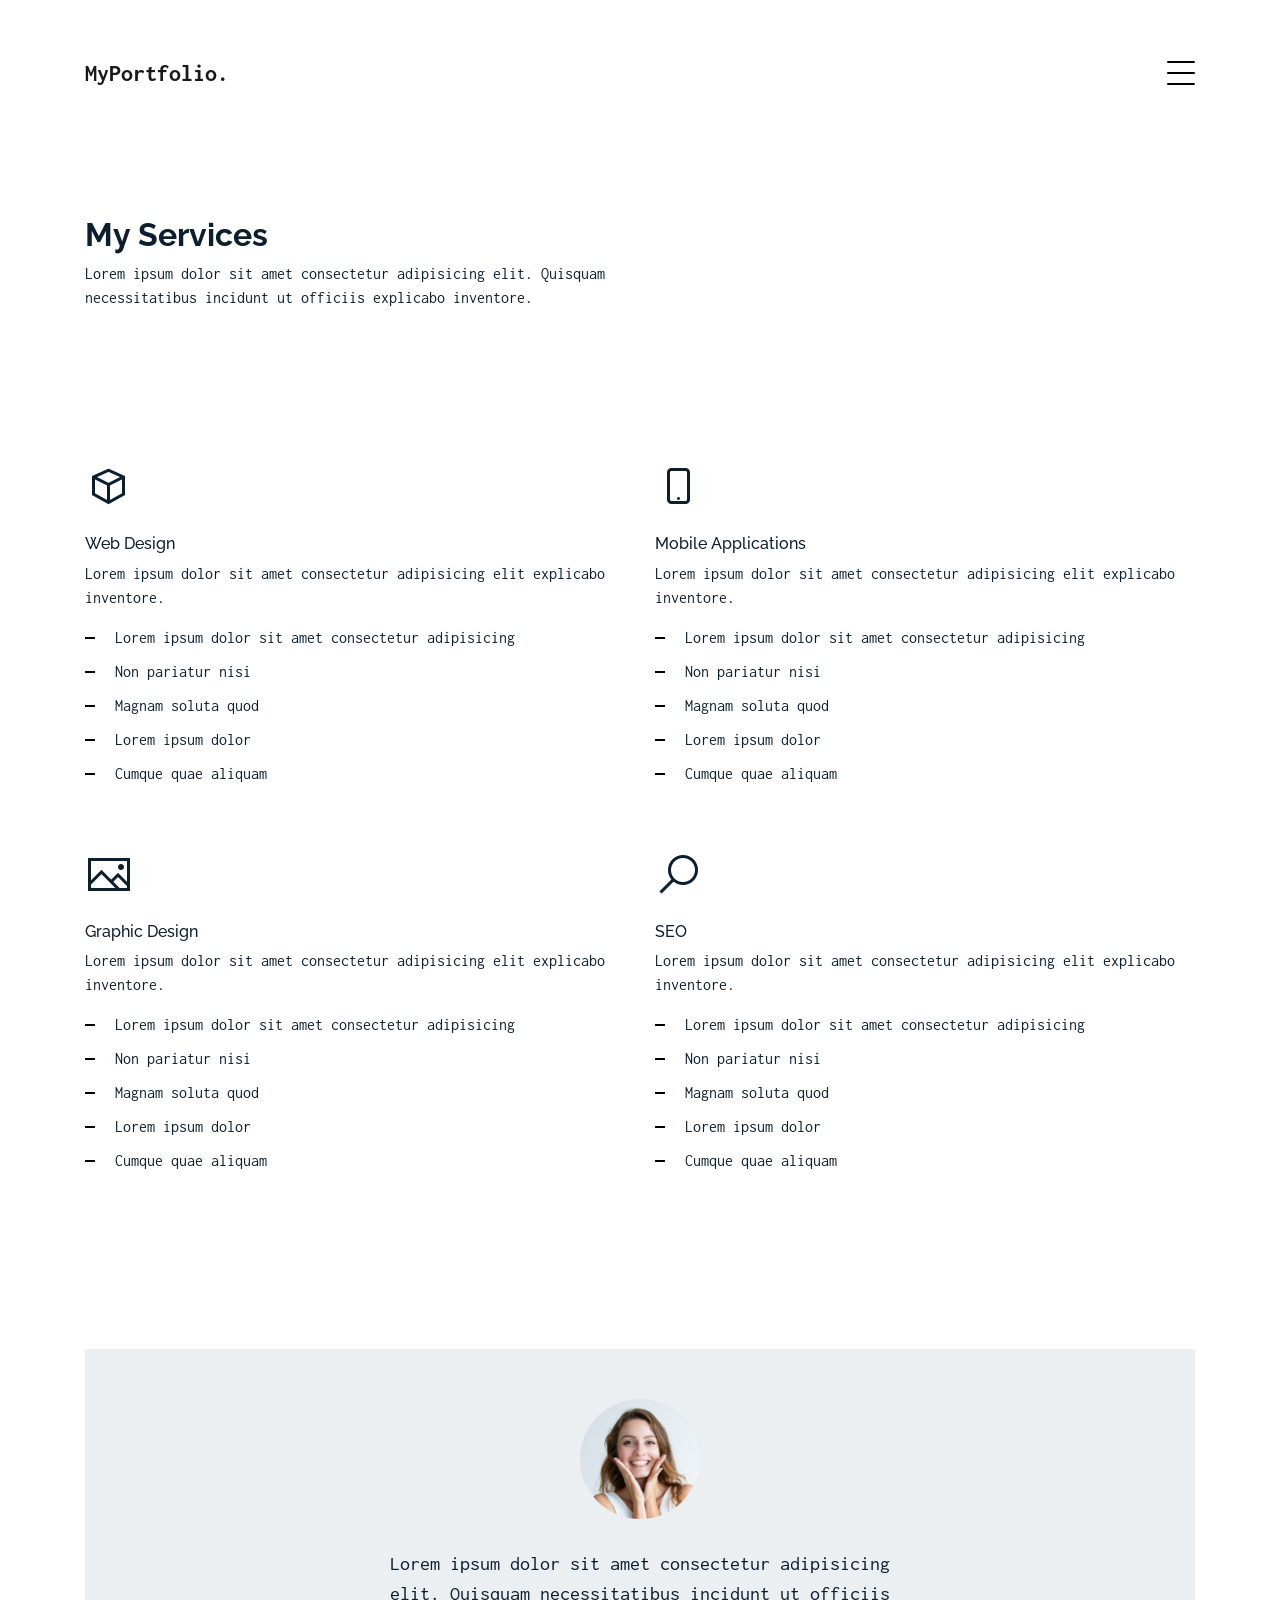
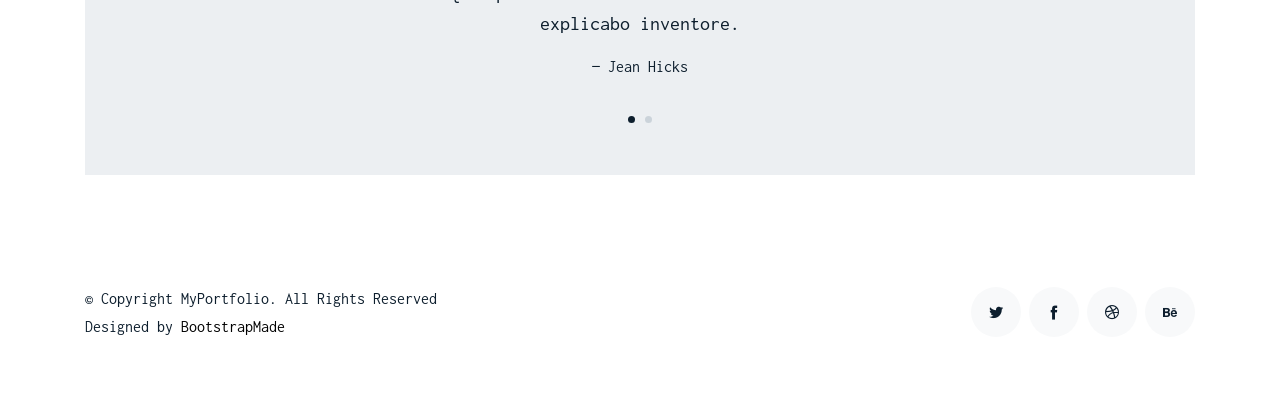
<file: services.html>
<!DOCTYPE html>
<html lang="en">

<head>
  <meta charset="utf-8">
  <title>Services - MyPortfolio</title>
  <meta content="width=device-width, initial-scale=1.0" name="viewport">
  <meta content="" name="keywords">
  <meta content="" name="description">

  <!-- Favicons -->
  <link href="img/favicon.png" rel="icon">
  <link href="img/apple-touch-icon.png" rel="apple-touch-icon">

  <!-- Google Fonts -->
  <link href="https://fonts.googleapis.com/css?family=Inconsolata:400,700|Raleway:400,700&display=swap"
    rel="stylesheet">

  <!-- Bootstrap CSS File -->
  <link href="vendor/bootstrap/css/bootstrap.min.css" rel="stylesheet">

  <!-- Vendor CSS Files -->
  <link href="vendor/icofont/icofont.min.css" rel="stylesheet">
  <link href="vendor/line-awesome/css/line-awesome.min.css" rel="stylesheet">
  <link href="vendor/aos/aos.css" rel="stylesheet">
  <link href="vendor/owlcarousel/assets/owl.carousel.min.css" rel="stylesheet">

  <!-- Template Main CSS File -->
  <link href="css/style.css" rel="stylesheet">

  <!-- =======================================================
    Template Name: MyPortfolio
    Template URL: https://bootstrapmade.com/myportfolio-bootstrap-portfolio-website-template/
    Author: BootstrapMade.com
    Author URL: https://bootstrapmade.com/
  ======================================================= -->
</head>

<body>


  <div class="collapse navbar-collapse custom-navmenu" id="main-navbar">
    <div class="container py-2 py-md-5">
      <div class="row align-items-start">
        <div class="col-md-2">
          <ul class="custom-menu">
            <li><a href="index.html">Home</a></li>
            <li><a href="about.html">About Me</a></li>
            <li class="active"><a href="services.html">Services</a></li>
            <li><a href="works.html">Works</a></li>
            <li><a href="contact.html">Contact</a></li>
          </ul>
        </div>
        <div class="col-md-6 d-none d-md-block  mr-auto">
          <div class="tweet d-flex">
            <span class="icofont-twitter text-white mt-2 mr-3"></span>
            <div>
              <p><em>Lorem ipsum dolor sit amet consectetur adipisicing elit. Quisquam necessitatibus incidunt ut
                  officiis explicabo inventore. <br> <a href="#">t.co/v82jsk</a></em></p>
            </div>
          </div>
        </div>
        <div class="col-md-4 d-none d-md-block">
          <h3>Hire Me</h3>
          <p>Lorem ipsum dolor sit amet consectetur adipisicing elit. Quisquam necessitatibus incidunt ut officiis
            explicabo inventore. <br> <a href="#">myemail@gmail.com</a></p>
        </div>
      </div>

    </div>
  </div>

  <nav class="navbar navbar-light custom-navbar">
    <div class="container">
      <a class="navbar-brand" href="index.html">MyPortfolio.</a>

      <a href="#" class="burger" data-toggle="collapse" data-target="#main-navbar">
        <span></span>
      </a>

    </div>
  </nav>



  <main id="main">

    <div class="site-section">
      <div class="container">
        <div class="row mb-4 align-items-center">
          <div class="col-md-6" data-aos="fade-up">

            <h2>My Services</h2>
            <p>Lorem ipsum dolor sit amet consectetur adipisicing elit. Quisquam necessitatibus incidunt ut officiis
              explicabo inventore.</p>

          </div>


        </div>
      </div>

      <div class="site-section pb-0">
        <div class="container">

          <div class="row">

            <div class="col-12 col-sm-6 col-md-6 col-lg-6 mb-5" data-aos="fade-up" data-aos-delay="">
              <span class="la la-cube la-3x mb-4"></span>
              <h4 class="h4 mb-2">Web Design</h4>
              <p>Lorem ipsum dolor sit amet consectetur adipisicing elit explicabo inventore.</p>
              <ul class="list-unstyled list-line">
                <li>Lorem ipsum dolor sit amet consectetur adipisicing</li>
                <li>Non pariatur nisi</li>
                <li>Magnam soluta quod</li>
                <li>Lorem ipsum dolor</li>
                <li>Cumque quae aliquam</li>
              </ul>
            </div>
            <div class="col-12 col-sm-6 col-md-6 col-lg-6 mb-5" data-aos="fade-up" data-aos-delay="100">
              <span class="la la-mobile la-3x mb-4"></span>
              <h4 class="h4 mb-2">Mobile Applications</h4>
              <p>Lorem ipsum dolor sit amet consectetur adipisicing elit explicabo inventore.</p>
              <ul class="list-unstyled list-line">
                <li>Lorem ipsum dolor sit amet consectetur adipisicing</li>
                <li>Non pariatur nisi</li>
                <li>Magnam soluta quod</li>
                <li>Lorem ipsum dolor</li>
                <li>Cumque quae aliquam</li>
              </ul>
            </div>
            <div class="col-12 col-sm-6 col-md-6 col-lg-6 mb-5" data-aos="fade-up" data-aos-delay="">
              <span class="la la-image la-3x mb-4"></span>
              <h4 class="h4 mb-2">Graphic Design</h4>
              <p>Lorem ipsum dolor sit amet consectetur adipisicing elit explicabo inventore.</p>
              <ul class="list-unstyled list-line">
                <li>Lorem ipsum dolor sit amet consectetur adipisicing</li>
                <li>Non pariatur nisi</li>
                <li>Magnam soluta quod</li>
                <li>Lorem ipsum dolor</li>
                <li>Cumque quae aliquam</li>
              </ul>
            </div>
            <div class="col-12 col-sm-6 col-md-6 col-lg-6 mb-5" data-aos="fade-up" data-aos-delay="100">
              <span class="la la-search la-3x mb-4"></span>
              <h4 class="h4 mb-2">SEO</h4>
              <p>Lorem ipsum dolor sit amet consectetur adipisicing elit explicabo inventore.</p>
              <ul class="list-unstyled list-line">
                <li>Lorem ipsum dolor sit amet consectetur adipisicing</li>
                <li>Non pariatur nisi</li>
                <li>Magnam soluta quod</li>
                <li>Lorem ipsum dolor</li>
                <li>Cumque quae aliquam</li>
              </ul>
            </div>
          </div>
        </div>
      </div>


      <div class="site-section pb-0">
        <div class="container">

          <div class="owl-carousel testimonial-carousel">

            <div class="testimonial-wrap">
              <div class="testimonial">
                <img src="img/person_1.jpg" alt="Image" class="img-fluid">
                <blockquote>
                  <p>Lorem ipsum dolor sit amet consectetur adipisicing elit. Quisquam necessitatibus incidunt ut
                    officiis explicabo inventore.</p>
                </blockquote>
                <p>&mdash; Jean Hicks</p>
              </div>
            </div>

            <div class="testimonial-wrap">
              <div class="testimonial">
                <img src="img/person_2.jpg" alt="Image" class="img-fluid">
                <blockquote>
                  <p>Lorem ipsum dolor sit amet consectetur adipisicing elit. Quisquam necessitatibus incidunt ut
                    officiis explicabo inventore.</p>
                </blockquote>
                <p>&mdash; Chris Stanworth</p>
              </div>
            </div>

          </div>


        </div>
      </div>
  </main>
  <footer class="footer" role="contentinfo">
    <div class="container">
      <div class="row">
        <div class="col-sm-6">
          <p class="mb-1">&copy; Copyright MyPortfolio. All Rights Reserved</p>
          <div class="credits">
            <!--
              All the links in the footer should remain intact.
              You can delete the links only if you purchased the pro version.
              Licensing information: https://bootstrapmade.com/license/
              Purchase the pro version with working PHP/AJAX contact form: https://bootstrapmade.com/buy/?theme=MyPortfolio
            -->
            Designed by <a href="https://bootstrapmade.com/">BootstrapMade</a>
          </div>
        </div>
        <div class="col-sm-6 social text-md-right">
          <a href="#"><span class="icofont-twitter"></span></a>
          <a href="#"><span class="icofont-facebook"></span></a>
          <a href="#"><span class="icofont-dribbble"></span></a>
          <a href="#"><span class="icofont-behance"></span></a>
        </div>
      </div>
    </div>
  </footer>

  <!-- Vendor JS Files -->
  <script src="vendor/jquery/jquery.min.js"></script>
  <script src="vendor/jquery/jquery-migrate.min.js"></script>
  <script src="vendor/bootstrap/js/bootstrap.min.js"></script>
  <script src="vendor/easing/easing.min.js"></script>
  <script src="vendor/php-email-form/validate.js"></script>
  <script src="vendor/isotope/isotope.pkgd.min.js"></script>
  <script src="vendor/aos/aos.js"></script>
  <script src="vendor/owlcarousel/owl.carousel.min.js"></script>

  <!-- Template Main JS File -->
  <script src="js/main.js"></script>

</body>

</html>
</file>
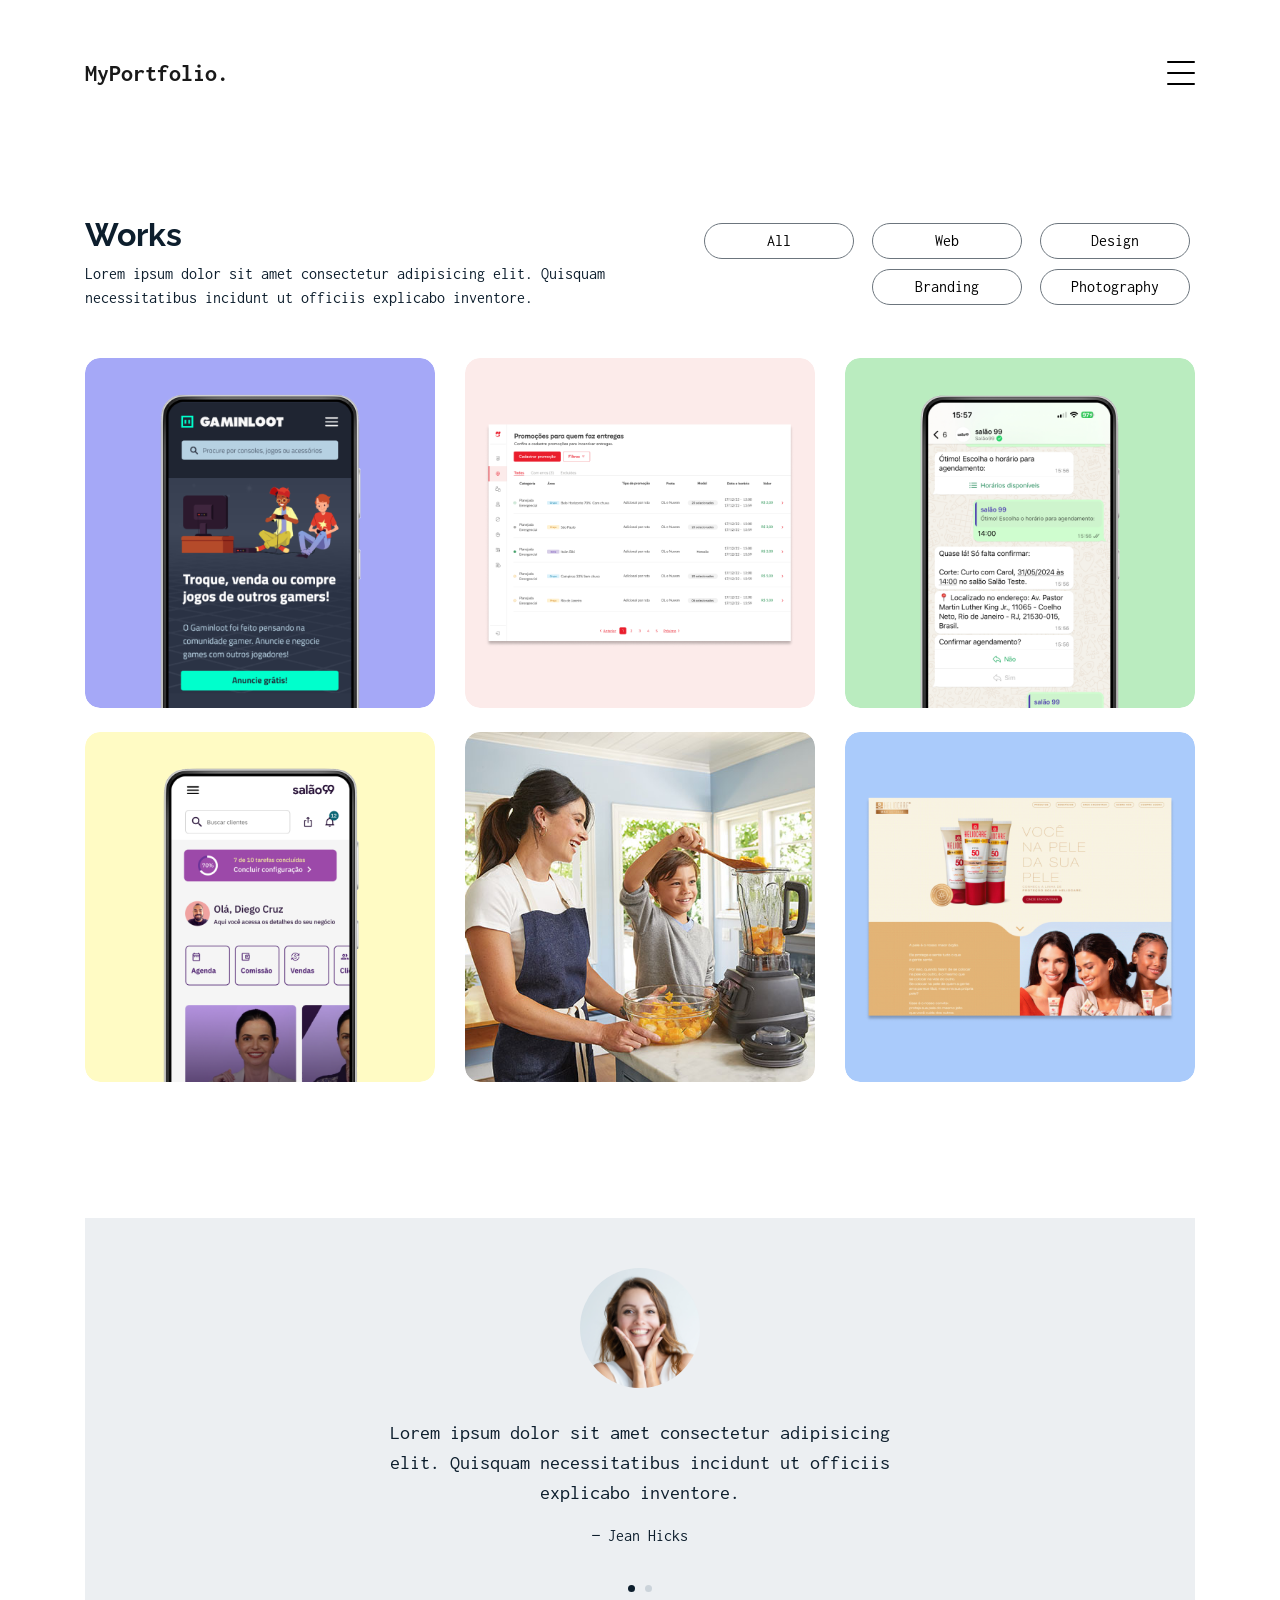
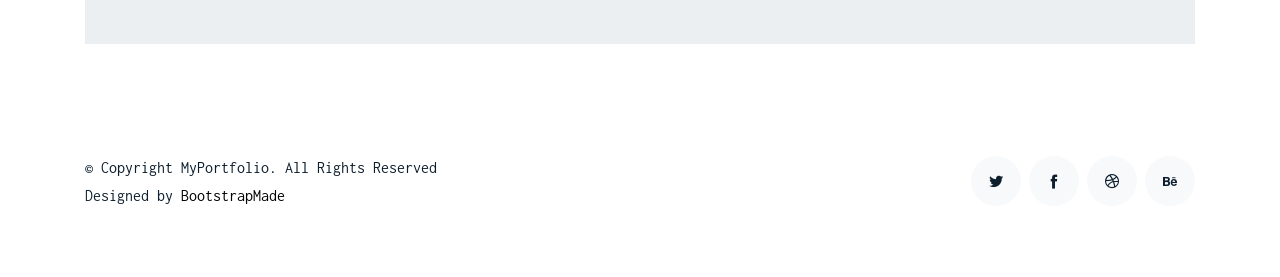
<file: works.html>
<!DOCTYPE html>
<html lang="en">

<head>
  <meta charset="utf-8">
  <title>Works - MyPortfolio</title>
  <meta content="width=device-width, initial-scale=1.0" name="viewport">
  <meta content="" name="keywords">
  <meta content="" name="description">

  <!-- Favicons -->
  <link href="img/favicon.png" rel="icon">
  <link href="img/apple-touch-icon.png" rel="apple-touch-icon">

  <!-- Google Fonts -->
  <link href="https://fonts.googleapis.com/css?family=Inconsolata:400,700|Raleway:400,700&display=swap"
    rel="stylesheet">

  <!-- Bootstrap CSS File -->
  <link href="vendor/bootstrap/css/bootstrap.min.css" rel="stylesheet">

  <!-- Vendor CSS Files -->
  <link href="vendor/icofont/icofont.min.css" rel="stylesheet">
  <link href="vendor/line-awesome/css/line-awesome.min.css" rel="stylesheet">
  <link href="vendor/aos/aos.css" rel="stylesheet">
  <link href="vendor/owlcarousel/assets/owl.carousel.min.css" rel="stylesheet">

  <!-- Template Main CSS File -->
  <link href="css/style.css" rel="stylesheet">

  <!-- =======================================================
    Template Name: MyPortfolio
    Template URL: https://bootstrapmade.com/myportfolio-bootstrap-portfolio-website-template/
    Author: BootstrapMade.com
    Author URL: https://bootstrapmade.com/
  ======================================================= -->
</head>

<body>


  <div class="collapse navbar-collapse custom-navmenu" id="main-navbar">
    <div class="container py-2 py-md-5">
      <div class="row align-items-start">
        <div class="col-md-2">
          <ul class="custom-menu">
            <li><a href="index.html">Home</a></li>
            <li><a href="about.html">About Me</a></li>
            <li><a href="services.html">Services</a></li>
            <li class="active"><a href="works.html">Works</a></li>
            <li><a href="contact.html">Contact</a></li>
          </ul>
        </div>
        <div class="col-md-6 d-none d-md-block  mr-auto">
          <div class="tweet d-flex">
            <span class="icofont-twitter text-white mt-2 mr-3"></span>
            <div>
              <p><em>Lorem ipsum dolor sit amet consectetur adipisicing elit. Quisquam necessitatibus incidunt ut
                  officiis explicabo inventore. <br> <a href="#">t.co/v82jsk</a></em></p>
            </div>
          </div>
        </div>
        <div class="col-md-4 d-none d-md-block">
          <h3>Hire Me</h3>
          <p>Lorem ipsum dolor sit amet consectetur adipisicing elit. Quisquam necessitatibus incidunt ut officiis
            explicabo inventore. <br> <a href="#">myemail@gmail.com</a></p>
        </div>
      </div>

    </div>
  </div>

  <nav class="navbar navbar-light custom-navbar">
    <div class="container">
      <a class="navbar-brand" href="index.html">MyPortfolio.</a>

      <a href="#" class="burger" data-toggle="collapse" data-target="#main-navbar">
        <span></span>
      </a>

    </div>
  </nav>



  <main id="main">

    <div class="site-section pb-0 site-portfolio">
      <div class="container">
        <div class="row mb-5 align-items-end">
          <div class="col-md-12 col-lg-6 mb-4 mb-lg-0" data-aos="fade-up">
            <h2>Works</h2>
            <p class="mb-0">Lorem ipsum dolor sit amet consectetur adipisicing elit. Quisquam necessitatibus incidunt ut
              officiis explicabo inventore.</p>
          </div>
          <div class="col-md-12 col-lg-6 text-left text-lg-right" data-aos="fade-up" data-aos-delay="100">
            <div id="filters" class="filters">
              <a href="#" data-filter="*" class="active">All</a>
              <a href="#" data-filter=".web">Web</a>
              <a href="#" data-filter=".design">Design</a>
              <a href="#" data-filter=".branding">Branding</a>
              <a href="#" data-filter=".photography">Photography</a>
            </div>
          </div>
        </div>
        <div id="portfolio-grid" class="row no-gutter" data-aos="fade-up" data-aos-delay="200">
          <div class="item web col-sm-6 col-md-4 col-lg-4 mb-4">
            <a href="work-single.html" class="item-wrap fancybox">
              <div class="work-info">
                <h3>Boxed Water</h3>
                <span>Web</span>
              </div>
              <img class="img-fluid" src="img/img_1.jpg">
            </a>
          </div>
          <div class="item photography col-sm-6 col-md-4 col-lg-4 mb-4">
            <a href="work-single.html" class="item-wrap fancybox">
              <div class="work-info">
                <h3>Build Indoo</h3>
                <span>Photography</span>
              </div>
              <img class="img-fluid" src="img/img_2.jpg">
            </a>
          </div>
          <div class="item branding col-sm-6 col-md-4 col-lg-4 mb-4">
            <a href="work-single.html" class="item-wrap fancybox">
              <div class="work-info">
                <h3>Cocooil</h3>
                <span>Branding</span>
              </div>
              <img class="img-fluid" src="img/img_3.jpg">
            </a>
          </div>
          <div class="item design col-sm-6 col-md-4 col-lg-4 mb-4">
            <a href="work-single.html" class="item-wrap fancybox">
              <div class="work-info">
                <h3>Nike Shoe</h3>
                <span>Design</span>
              </div>
              <img class="img-fluid" src="img/img_4.jpg">
            </a>
          </div>
          <div class="item photography col-sm-6 col-md-4 col-lg-4 mb-4">
            <a href="work-single.html" class="item-wrap fancybox">
              <div class="work-info">
                <h3>Kitchen Sink</h3>
                <span>Photography</span>
              </div>
              <img class="img-fluid" src="img/img_5.jpg">
            </a>
          </div>
          <div class="item branding col-sm-6 col-md-4 col-lg-4 mb-4">
            <a href="work-single.html" class="item-wrap fancybox">
              <div class="work-info">
                <h3>Amazon</h3>
                <span>brandingn</span>
              </div>
              <img class="img-fluid" src="img/img_6.jpg">
            </a>
          </div>
        </div>
      </div>
    </div>


    <div class="site-section">
      <div class="container">

        <div class="owl-carousel testimonial-carousel">

          <div class="testimonial-wrap">
            <div class="testimonial">
              <img src="img/person_1.jpg" alt="Image" class="img-fluid">
              <blockquote>
                <p>Lorem ipsum dolor sit amet consectetur adipisicing elit. Quisquam necessitatibus incidunt ut officiis
                  explicabo inventore.</p>
              </blockquote>
              <p>&mdash; Jean Hicks</p>
            </div>
          </div>

          <div class="testimonial-wrap">
            <div class="testimonial">
              <img src="img/person_2.jpg" alt="Image" class="img-fluid">
              <blockquote>
                <p>Lorem ipsum dolor sit amet consectetur adipisicing elit. Quisquam necessitatibus incidunt ut officiis
                  explicabo inventore.</p>
              </blockquote>
              <p>&mdash; Chris Stanworth</p>
            </div>
          </div>

        </div>

      </div>
    </div>
  </main>

  <footer class="footer" role="contentinfo">
    <div class="container">
      <div class="row">
        <div class="col-sm-6">
          <p class="mb-1">&copy; Copyright MyPortfolio. All Rights Reserved</p>
          <div class="credits">
            <!--
              All the links in the footer should remain intact.
              You can delete the links only if you purchased the pro version.
              Licensing information: https://bootstrapmade.com/license/
              Purchase the pro version with working PHP/AJAX contact form: https://bootstrapmade.com/buy/?theme=MyPortfolio
            -->
            Designed by <a href="https://bootstrapmade.com/">BootstrapMade</a>
          </div>
        </div>
        <div class="col-sm-6 social text-md-right">
          <a href="#"><span class="icofont-twitter"></span></a>
          <a href="#"><span class="icofont-facebook"></span></a>
          <a href="#"><span class="icofont-dribbble"></span></a>
          <a href="#"><span class="icofont-behance"></span></a>
        </div>
      </div>
    </div>
  </footer>

  <!-- Vendor JS Files -->
  <script src="vendor/jquery/jquery.min.js"></script>
  <script src="vendor/jquery/jquery-migrate.min.js"></script>
  <script src="vendor/bootstrap/js/bootstrap.min.js"></script>
  <script src="vendor/easing/easing.min.js"></script>
  <script src="vendor/php-email-form/validate.js"></script>
  <script src="vendor/isotope/isotope.pkgd.min.js"></script>
  <script src="vendor/aos/aos.js"></script>
  <script src="vendor/owlcarousel/owl.carousel.min.js"></script>

  <!-- Template Main JS File -->
  <script src="js/main.js"></script>

</body>

</html>
</file>
<file: vendor/line-awesome/css/line-awesome.min.css>
.la,.lab,.lad,.lal,.lar,.las{-moz-osx-font-smoothing:grayscale;-webkit-font-smoothing:antialiased;display:inline-block;font-style:normal;font-variant:normal;text-rendering:auto;line-height:1}.la-lg{font-size:1.33333em;line-height:.75em;vertical-align:-.0667em}.la-xs{font-size:.75em}.la-sm{font-size:.875em}.la-1x{font-size:1em}.la-2x{font-size:2em}.la-3x{font-size:3em}.la-4x{font-size:4em}.la-5x{font-size:5em}.la-6x{font-size:6em}.la-7x{font-size:7em}.la-8x{font-size:8em}.la-9x{font-size:9em}.la-10x{font-size:10em}.la-fw{text-align:center;width:1.25em}.la-ul{list-style-type:none;margin-left:2.5em;padding-left:0}.la-ul>li{position:relative}.la-li{left:-2em;position:absolute;text-align:center;width:2em;line-height:inherit}.la-border{border:solid .08em #eee;border-radius:.1em;padding:.2em .25em .15em}.la-pull-left{float:left}.la-pull-right{float:right}.la.la-pull-left,.lab.la-pull-left,.lal.la-pull-left,.lar.la-pull-left,.las.la-pull-left{margin-right:.3em}.la.la-pull-right,.lab.la-pull-right,.lal.la-pull-right,.lar.la-pull-right,.las.la-pull-right{margin-left:.3em}.la-spin{-webkit-animation:la-spin 2s infinite linear;animation:la-spin 2s infinite linear}.la-pulse{-webkit-animation:la-spin 1s infinite steps(8);animation:la-spin 1s infinite steps(8)}@-webkit-keyframes la-spin{0%{-webkit-transform:rotate(0);transform:rotate(0)}100%{-webkit-transform:rotate(360deg);transform:rotate(360deg)}}@keyframes la-spin{0%{-webkit-transform:rotate(0);transform:rotate(0)}100%{-webkit-transform:rotate(360deg);transform:rotate(360deg)}}.la-rotate-90{-webkit-transform:rotate(90deg);transform:rotate(90deg)}.la-rotate-180{-webkit-transform:rotate(180deg);transform:rotate(180deg)}.la-rotate-270{-webkit-transform:rotate(270deg);transform:rotate(270deg)}.la-flip-horizontal{-webkit-transform:scale(-1,1);transform:scale(-1,1)}.la-flip-vertical{-webkit-transform:scale(1,-1);transform:scale(1,-1)}.la-flip-both,.la-flip-horizontal.la-flip-vertical{-webkit-transform:scale(-1,-1);transform:scale(-1,-1)}:root .la-flip-both,:root .la-flip-horizontal,:root .la-flip-vertical,:root .la-rotate-180,:root .la-rotate-270,:root .la-rotate-90{-webkit-filter:none;filter:none}.la-stack{display:inline-block;height:2em;line-height:2em;position:relative;vertical-align:middle;width:2.5em}.la-stack-1x,.la-stack-2x{left:0;position:absolute;text-align:center;width:100%}.la-stack-1x{line-height:inherit}.la-stack-2x{font-size:2em}.la-inverse{color:#fff}.la-500px:before{content:"\f26e"}.la-accessible-icon:before{content:"\f368"}.la-accusoft:before{content:"\f369"}.la-acquisitions-incorporated:before{content:"\f6af"}.la-ad:before{content:"\f641"}.la-address-book:before{content:"\f2b9"}.la-address-card:before{content:"\f2bb"}.la-adjust:before{content:"\f042"}.la-adn:before{content:"\f170"}.la-adobe:before{content:"\f778"}.la-adversal:before{content:"\f36a"}.la-affiliatetheme:before{content:"\f36b"}.la-air-freshener:before{content:"\f5d0"}.la-airbnb:before{content:"\f834"}.la-algolia:before{content:"\f36c"}.la-align-center:before{content:"\f037"}.la-align-justify:before{content:"\f039"}.la-align-left:before{content:"\f036"}.la-align-right:before{content:"\f038"}.la-alipay:before{content:"\f642"}.la-allergies:before{content:"\f461"}.la-amazon:before{content:"\f270"}.la-amazon-pay:before{content:"\f42c"}.la-ambulance:before{content:"\f0f9"}.la-american-sign-language-interpreting:before{content:"\f2a3"}.la-amilia:before{content:"\f36d"}.la-anchor:before{content:"\f13d"}.la-android:before{content:"\f17b"}.la-angellist:before{content:"\f209"}.la-angle-double-down:before{content:"\f103"}.la-angle-double-left:before{content:"\f100"}.la-angle-double-right:before{content:"\f101"}.la-angle-double-up:before{content:"\f102"}.la-angle-down:before{content:"\f107"}.la-angle-left:before{content:"\f104"}.la-angle-right:before{content:"\f105"}.la-angle-up:before{content:"\f106"}.la-angry:before{content:"\f556"}.la-angrycreative:before{content:"\f36e"}.la-angular:before{content:"\f420"}.la-ankh:before{content:"\f644"}.la-app-store:before{content:"\f36f"}.la-app-store-ios:before{content:"\f370"}.la-apper:before{content:"\f371"}.la-apple:before{content:"\f179"}.la-apple-alt:before{content:"\f5d1"}.la-apple-pay:before{content:"\f415"}.la-archive:before{content:"\f187"}.la-archway:before{content:"\f557"}.la-arrow-alt-circle-down:before{content:"\f358"}.la-arrow-alt-circle-left:before{content:"\f359"}.la-arrow-alt-circle-right:before{content:"\f35a"}.la-arrow-alt-circle-up:before{content:"\f35b"}.la-arrow-circle-down:before{content:"\f0ab"}.la-arrow-circle-left:before{content:"\f0a8"}.la-arrow-circle-right:before{content:"\f0a9"}.la-arrow-circle-up:before{content:"\f0aa"}.la-arrow-down:before{content:"\f063"}.la-arrow-left:before{content:"\f060"}.la-arrow-right:before{content:"\f061"}.la-arrow-up:before{content:"\f062"}.la-arrows-alt:before{content:"\f0b2"}.la-arrows-alt-h:before{content:"\f337"}.la-arrows-alt-v:before{content:"\f338"}.la-artstation:before{content:"\f77a"}.la-assistive-listening-systems:before{content:"\f2a2"}.la-asterisk:before{content:"\f069"}.la-asymmetrik:before{content:"\f372"}.la-at:before{content:"\f1fa"}.la-atlas:before{content:"\f558"}.la-atlassian:before{content:"\f77b"}.la-atom:before{content:"\f5d2"}.la-audible:before{content:"\f373"}.la-audio-description:before{content:"\f29e"}.la-autoprefixer:before{content:"\f41c"}.la-avianex:before{content:"\f374"}.la-aviato:before{content:"\f421"}.la-award:before{content:"\f559"}.la-aws:before{content:"\f375"}.la-baby:before{content:"\f77c"}.la-baby-carriage:before{content:"\f77d"}.la-backspace:before{content:"\f55a"}.la-backward:before{content:"\f04a"}.la-bacon:before{content:"\f7e5"}.la-balance-scale:before{content:"\f24e"}.la-balance-scale-left:before{content:"\f515"}.la-balance-scale-right:before{content:"\f516"}.la-ban:before{content:"\f05e"}.la-band-aid:before{content:"\f462"}.la-bandcamp:before{content:"\f2d5"}.la-barcode:before{content:"\f02a"}.la-bars:before{content:"\f0c9"}.la-baseball-ball:before{content:"\f433"}.la-basketball-ball:before{content:"\f434"}.la-bath:before{content:"\f2cd"}.la-battery-empty:before{content:"\f244"}.la-battery-full:before{content:"\f240"}.la-battery-half:before{content:"\f242"}.la-battery-quarter:before{content:"\f243"}.la-battery-three-quarters:before{content:"\f241"}.la-battle-net:before{content:"\f835"}.la-bed:before{content:"\f236"}.la-beer:before{content:"\f0fc"}.la-behance:before{content:"\f1b4"}.la-behance-square:before{content:"\f1b5"}.la-bell:before{content:"\f0f3"}.la-bell-slash:before{content:"\f1f6"}.la-bezier-curve:before{content:"\f55b"}.la-bible:before{content:"\f647"}.la-bicycle:before{content:"\f206"}.la-biking:before{content:"\f84a"}.la-bimobject:before{content:"\f378"}.la-binoculars:before{content:"\f1e5"}.la-biohazard:before{content:"\f780"}.la-birthday-cake:before{content:"\f1fd"}.la-bitbucket:before{content:"\f171"}.la-bitcoin:before{content:"\f379"}.la-bity:before{content:"\f37a"}.la-black-tie:before{content:"\f27e"}.la-blackberry:before{content:"\f37b"}.la-blender:before{content:"\f517"}.la-blender-phone:before{content:"\f6b6"}.la-blind:before{content:"\f29d"}.la-blog:before{content:"\f781"}.la-blogger:before{content:"\f37c"}.la-blogger-b:before{content:"\f37d"}.la-bluetooth:before{content:"\f293"}.la-bluetooth-b:before{content:"\f294"}.la-bold:before{content:"\f032"}.la-bolt:before{content:"\f0e7"}.la-bomb:before{content:"\f1e2"}.la-bone:before{content:"\f5d7"}.la-bong:before{content:"\f55c"}.la-book:before{content:"\f02d"}.la-book-dead:before{content:"\f6b7"}.la-book-medical:before{content:"\f7e6"}.la-book-open:before{content:"\f518"}.la-book-reader:before{content:"\f5da"}.la-bookmark:before{content:"\f02e"}.la-bootstrap:before{content:"\f836"}.la-border-all:before{content:"\f84c"}.la-border-none:before{content:"\f850"}.la-border-style:before{content:"\f853"}.la-bowling-ball:before{content:"\f436"}.la-box:before{content:"\f466"}.la-box-open:before{content:"\f49e"}.la-boxes:before{content:"\f468"}.la-braille:before{content:"\f2a1"}.la-brain:before{content:"\f5dc"}.la-bread-slice:before{content:"\f7ec"}.la-briefcase:before{content:"\f0b1"}.la-briefcase-medical:before{content:"\f469"}.la-broadcast-tower:before{content:"\f519"}.la-broom:before{content:"\f51a"}.la-brush:before{content:"\f55d"}.la-btc:before{content:"\f15a"}.la-buffer:before{content:"\f837"}.la-bug:before{content:"\f188"}.la-building:before{content:"\f1ad"}.la-bullhorn:before{content:"\f0a1"}.la-bullseye:before{content:"\f140"}.la-burn:before{content:"\f46a"}.la-buromobelexperte:before{content:"\f37f"}.la-bus:before{content:"\f207"}.la-bus-alt:before{content:"\f55e"}.la-business-time:before{content:"\f64a"}.la-buy-n-large:before{content:"\f8a6"}.la-buysellads:before{content:"\f20d"}.la-calculator:before{content:"\f1ec"}.la-calendar:before{content:"\f133"}.la-calendar-alt:before{content:"\f073"}.la-calendar-check:before{content:"\f274"}.la-calendar-day:before{content:"\f783"}.la-calendar-minus:before{content:"\f272"}.la-calendar-plus:before{content:"\f271"}.la-calendar-times:before{content:"\f273"}.la-calendar-week:before{content:"\f784"}.la-camera:before{content:"\f030"}.la-camera-retro:before{content:"\f083"}.la-campground:before{content:"\f6bb"}.la-canadian-maple-leaf:before{content:"\f785"}.la-candy-cane:before{content:"\f786"}.la-cannabis:before{content:"\f55f"}.la-capsules:before{content:"\f46b"}.la-car:before{content:"\f1b9"}.la-car-alt:before{content:"\f5de"}.la-car-battery:before{content:"\f5df"}.la-car-crash:before{content:"\f5e1"}.la-car-side:before{content:"\f5e4"}.la-caret-down:before{content:"\f0d7"}.la-caret-left:before{content:"\f0d9"}.la-caret-right:before{content:"\f0da"}.la-caret-square-down:before{content:"\f150"}.la-caret-square-left:before{content:"\f191"}.la-caret-square-right:before{content:"\f152"}.la-caret-square-up:before{content:"\f151"}.la-caret-up:before{content:"\f0d8"}.la-carrot:before{content:"\f787"}.la-cart-arrow-down:before{content:"\f218"}.la-cart-plus:before{content:"\f217"}.la-cash-register:before{content:"\f788"}.la-cat:before{content:"\f6be"}.la-cc-amazon-pay:before{content:"\f42d"}.la-cc-amex:before{content:"\f1f3"}.la-cc-apple-pay:before{content:"\f416"}.la-cc-diners-club:before{content:"\f24c"}.la-cc-discover:before{content:"\f1f2"}.la-cc-jcb:before{content:"\f24b"}.la-cc-mastercard:before{content:"\f1f1"}.la-cc-paypal:before{content:"\f1f4"}.la-cc-stripe:before{content:"\f1f5"}.la-cc-visa:before{content:"\f1f0"}.la-centercode:before{content:"\f380"}.la-centos:before{content:"\f789"}.la-certificate:before{content:"\f0a3"}.la-chair:before{content:"\f6c0"}.la-chalkboard:before{content:"\f51b"}.la-chalkboard-teacher:before{content:"\f51c"}.la-charging-station:before{content:"\f5e7"}.la-chart-area:before{content:"\f1fe"}.la-chart-bar:before{content:"\f080"}.la-chart-line:before{content:"\f201"}.la-chart-pie:before{content:"\f200"}.la-check:before{content:"\f00c"}.la-check-circle:before{content:"\f058"}.la-check-double:before{content:"\f560"}.la-check-square:before{content:"\f14a"}.la-cheese:before{content:"\f7ef"}.la-chess:before{content:"\f439"}.la-chess-bishop:before{content:"\f43a"}.la-chess-board:before{content:"\f43c"}.la-chess-king:before{content:"\f43f"}.la-chess-knight:before{content:"\f441"}.la-chess-pawn:before{content:"\f443"}.la-chess-queen:before{content:"\f445"}.la-chess-rook:before{content:"\f447"}.la-chevron-circle-down:before{content:"\f13a"}.la-chevron-circle-left:before{content:"\f137"}.la-chevron-circle-right:before{content:"\f138"}.la-chevron-circle-up:before{content:"\f139"}.la-chevron-down:before{content:"\f078"}.la-chevron-left:before{content:"\f053"}.la-chevron-right:before{content:"\f054"}.la-chevron-up:before{content:"\f077"}.la-child:before{content:"\f1ae"}.la-chrome:before{content:"\f268"}.la-chromecast:before{content:"\f838"}.la-church:before{content:"\f51d"}.la-circle:before{content:"\f111"}.la-circle-notch:before{content:"\f1ce"}.la-city:before{content:"\f64f"}.la-clinic-medical:before{content:"\f7f2"}.la-clipboard:before{content:"\f328"}.la-clipboard-check:before{content:"\f46c"}.la-clipboard-list:before{content:"\f46d"}.la-clock:before{content:"\f017"}.la-clone:before{content:"\f24d"}.la-closed-captioning:before{content:"\f20a"}.la-cloud:before{content:"\f0c2"}.la-cloud-download-alt:before{content:"\f381"}.la-cloud-meatball:before{content:"\f73b"}.la-cloud-moon:before{content:"\f6c3"}.la-cloud-moon-rain:before{content:"\f73c"}.la-cloud-rain:before{content:"\f73d"}.la-cloud-showers-heavy:before{content:"\f740"}.la-cloud-sun:before{content:"\f6c4"}.la-cloud-sun-rain:before{content:"\f743"}.la-cloud-upload-alt:before{content:"\f382"}.la-cloudscale:before{content:"\f383"}.la-cloudsmith:before{content:"\f384"}.la-cloudversify:before{content:"\f385"}.la-cocktail:before{content:"\f561"}.la-code:before{content:"\f121"}.la-code-branch:before{content:"\f126"}.la-codepen:before{content:"\f1cb"}.la-codiepie:before{content:"\f284"}.la-coffee:before{content:"\f0f4"}.la-cog:before{content:"\f013"}.la-cogs:before{content:"\f085"}.la-coins:before{content:"\f51e"}.la-columns:before{content:"\f0db"}.la-comment:before{content:"\f075"}.la-comment-alt:before{content:"\f27a"}.la-comment-dollar:before{content:"\f651"}.la-comment-dots:before{content:"\f4ad"}.la-comment-medical:before{content:"\f7f5"}.la-comment-slash:before{content:"\f4b3"}.la-comments:before{content:"\f086"}.la-comments-dollar:before{content:"\f653"}.la-compact-disc:before{content:"\f51f"}.la-compass:before{content:"\f14e"}.la-compress:before{content:"\f066"}.la-compress-arrows-alt:before{content:"\f78c"}.la-concierge-bell:before{content:"\f562"}.la-confluence:before{content:"\f78d"}.la-connectdevelop:before{content:"\f20e"}.la-contao:before{content:"\f26d"}.la-cookie:before{content:"\f563"}.la-cookie-bite:before{content:"\f564"}.la-copy:before{content:"\f0c5"}.la-copyright:before{content:"\f1f9"}.la-cotton-bureau:before{content:"\f89e"}.la-couch:before{content:"\f4b8"}.la-cpanel:before{content:"\f388"}.la-creative-commons:before{content:"\f25e"}.la-creative-commons-by:before{content:"\f4e7"}.la-creative-commons-nc:before{content:"\f4e8"}.la-creative-commons-nc-eu:before{content:"\f4e9"}.la-creative-commons-nc-jp:before{content:"\f4ea"}.la-creative-commons-nd:before{content:"\f4eb"}.la-creative-commons-pd:before{content:"\f4ec"}.la-creative-commons-pd-alt:before{content:"\f4ed"}.la-creative-commons-remix:before{content:"\f4ee"}.la-creative-commons-sa:before{content:"\f4ef"}.la-creative-commons-sampling:before{content:"\f4f0"}.la-creative-commons-sampling-plus:before{content:"\f4f1"}.la-creative-commons-share:before{content:"\f4f2"}.la-creative-commons-zero:before{content:"\f4f3"}.la-credit-card:before{content:"\f09d"}.la-critical-role:before{content:"\f6c9"}.la-crop:before{content:"\f125"}.la-crop-alt:before{content:"\f565"}.la-cross:before{content:"\f654"}.la-crosshairs:before{content:"\f05b"}.la-crow:before{content:"\f520"}.la-crown:before{content:"\f521"}.la-crutch:before{content:"\f7f7"}.la-css3:before{content:"\f13c"}.la-css3-alt:before{content:"\f38b"}.la-cube:before{content:"\f1b2"}.la-cubes:before{content:"\f1b3"}.la-cut:before{content:"\f0c4"}.la-cuttlefish:before{content:"\f38c"}.la-d-and-d:before{content:"\f38d"}.la-d-and-d-beyond:before{content:"\f6ca"}.la-dashcube:before{content:"\f210"}.la-database:before{content:"\f1c0"}.la-deaf:before{content:"\f2a4"}.la-delicious:before{content:"\f1a5"}.la-democrat:before{content:"\f747"}.la-deploydog:before{content:"\f38e"}.la-deskpro:before{content:"\f38f"}.la-desktop:before{content:"\f108"}.la-dev:before{content:"\f6cc"}.la-deviantart:before{content:"\f1bd"}.la-dharmachakra:before{content:"\f655"}.la-dhl:before{content:"\f790"}.la-diagnoses:before{content:"\f470"}.la-diaspora:before{content:"\f791"}.la-dice:before{content:"\f522"}.la-dice-d20:before{content:"\f6cf"}.la-dice-d6:before{content:"\f6d1"}.la-dice-five:before{content:"\f523"}.la-dice-four:before{content:"\f524"}.la-dice-one:before{content:"\f525"}.la-dice-six:before{content:"\f526"}.la-dice-three:before{content:"\f527"}.la-dice-two:before{content:"\f528"}.la-digg:before{content:"\f1a6"}.la-digital-ocean:before{content:"\f391"}.la-digital-tachograph:before{content:"\f566"}.la-directions:before{content:"\f5eb"}.la-discord:before{content:"\f392"}.la-discourse:before{content:"\f393"}.la-divide:before{content:"\f529"}.la-dizzy:before{content:"\f567"}.la-dna:before{content:"\f471"}.la-dochub:before{content:"\f394"}.la-docker:before{content:"\f395"}.la-dog:before{content:"\f6d3"}.la-dollar-sign:before{content:"\f155"}.la-dolly:before{content:"\f472"}.la-dolly-flatbed:before{content:"\f474"}.la-donate:before{content:"\f4b9"}.la-door-closed:before{content:"\f52a"}.la-door-open:before{content:"\f52b"}.la-dot-circle:before{content:"\f192"}.la-dove:before{content:"\f4ba"}.la-download:before{content:"\f019"}.la-draft2digital:before{content:"\f396"}.la-drafting-compass:before{content:"\f568"}.la-dragon:before{content:"\f6d5"}.la-draw-polygon:before{content:"\f5ee"}.la-dribbble:before{content:"\f17d"}.la-dribbble-square:before{content:"\f397"}.la-dropbox:before{content:"\f16b"}.la-drum:before{content:"\f569"}.la-drum-steelpan:before{content:"\f56a"}.la-drumstick-bite:before{content:"\f6d7"}.la-drupal:before{content:"\f1a9"}.la-dumbbell:before{content:"\f44b"}.la-dumpster:before{content:"\f793"}.la-dumpster-fire:before{content:"\f794"}.la-dungeon:before{content:"\f6d9"}.la-dyalog:before{content:"\f399"}.la-earlybirds:before{content:"\f39a"}.la-ebay:before{content:"\f4f4"}.la-edge:before{content:"\f282"}.la-edit:before{content:"\f044"}.la-egg:before{content:"\f7fb"}.la-eject:before{content:"\f052"}.la-elementor:before{content:"\f430"}.la-ellipsis-h:before{content:"\f141"}.la-ellipsis-v:before{content:"\f142"}.la-ello:before{content:"\f5f1"}.la-ember:before{content:"\f423"}.la-empire:before{content:"\f1d1"}.la-envelope:before{content:"\f0e0"}.la-envelope-open:before{content:"\f2b6"}.la-envelope-open-text:before{content:"\f658"}.la-envelope-square:before{content:"\f199"}.la-envira:before{content:"\f299"}.la-equals:before{content:"\f52c"}.la-eraser:before{content:"\f12d"}.la-erlang:before{content:"\f39d"}.la-ethereum:before{content:"\f42e"}.la-ethernet:before{content:"\f796"}.la-etsy:before{content:"\f2d7"}.la-euro-sign:before{content:"\f153"}.la-evernote:before{content:"\f839"}.la-exchange-alt:before{content:"\f362"}.la-exclamation:before{content:"\f12a"}.la-exclamation-circle:before{content:"\f06a"}.la-exclamation-triangle:before{content:"\f071"}.la-expand:before{content:"\f065"}.la-expand-arrows-alt:before{content:"\f31e"}.la-expeditedssl:before{content:"\f23e"}.la-external-link-alt:before{content:"\f35d"}.la-external-link-square-alt:before{content:"\f360"}.la-eye:before{content:"\f06e"}.la-eye-dropper:before{content:"\f1fb"}.la-eye-slash:before{content:"\f070"}.la-facebook:before{content:"\f09a"}.la-facebook-f:before{content:"\f39e"}.la-facebook-messenger:before{content:"\f39f"}.la-facebook-square:before{content:"\f082"}.la-fan:before{content:"\f863"}.la-fantasy-flight-games:before{content:"\f6dc"}.la-fast-backward:before{content:"\f049"}.la-fast-forward:before{content:"\f050"}.la-fax:before{content:"\f1ac"}.la-feather:before{content:"\f52d"}.la-feather-alt:before{content:"\f56b"}.la-fedex:before{content:"\f797"}.la-fedora:before{content:"\f798"}.la-female:before{content:"\f182"}.la-fighter-jet:before{content:"\f0fb"}.la-figma:before{content:"\f799"}.la-file:before{content:"\f15b"}.la-file-alt:before{content:"\f15c"}.la-file-archive:before{content:"\f1c6"}.la-file-audio:before{content:"\f1c7"}.la-file-code:before{content:"\f1c9"}.la-file-contract:before{content:"\f56c"}.la-file-csv:before{content:"\f6dd"}.la-file-download:before{content:"\f56d"}.la-file-excel:before{content:"\f1c3"}.la-file-export:before{content:"\f56e"}.la-file-image:before{content:"\f1c5"}.la-file-import:before{content:"\f56f"}.la-file-invoice:before{content:"\f570"}.la-file-invoice-dollar:before{content:"\f571"}.la-file-medical:before{content:"\f477"}.la-file-medical-alt:before{content:"\f478"}.la-file-pdf:before{content:"\f1c1"}.la-file-powerpoint:before{content:"\f1c4"}.la-file-prescription:before{content:"\f572"}.la-file-signature:before{content:"\f573"}.la-file-upload:before{content:"\f574"}.la-file-video:before{content:"\f1c8"}.la-file-word:before{content:"\f1c2"}.la-fill:before{content:"\f575"}.la-fill-drip:before{content:"\f576"}.la-film:before{content:"\f008"}.la-filter:before{content:"\f0b0"}.la-fingerprint:before{content:"\f577"}.la-fire:before{content:"\f06d"}.la-fire-alt:before{content:"\f7e4"}.la-fire-extinguisher:before{content:"\f134"}.la-firefox:before{content:"\f269"}.la-first-aid:before{content:"\f479"}.la-first-order:before{content:"\f2b0"}.la-first-order-alt:before{content:"\f50a"}.la-firstdraft:before{content:"\f3a1"}.la-fish:before{content:"\f578"}.la-fist-raised:before{content:"\f6de"}.la-flag:before{content:"\f024"}.la-flag-checkered:before{content:"\f11e"}.la-flag-usa:before{content:"\f74d"}.la-flask:before{content:"\f0c3"}.la-flickr:before{content:"\f16e"}.la-flipboard:before{content:"\f44d"}.la-flushed:before{content:"\f579"}.la-fly:before{content:"\f417"}.la-folder:before{content:"\f07b"}.la-folder-minus:before{content:"\f65d"}.la-folder-open:before{content:"\f07c"}.la-folder-plus:before{content:"\f65e"}.la-font:before{content:"\f031"}.la-font-awesome:before{content:"\f2b4"}.la-font-awesome-alt:before{content:"\f35c"}.la-font-awesome-flag:before{content:"\f425"}.la-font-awesome-logo-full:before{content:"\f4e6"}.la-fonticons:before{content:"\f280"}.la-fonticons-fi:before{content:"\f3a2"}.la-football-ball:before{content:"\f44e"}.la-fort-awesome:before{content:"\f286"}.la-fort-awesome-alt:before{content:"\f3a3"}.la-forumbee:before{content:"\f211"}.la-forward:before{content:"\f04e"}.la-foursquare:before{content:"\f180"}.la-free-code-camp:before{content:"\f2c5"}.la-freebsd:before{content:"\f3a4"}.la-frog:before{content:"\f52e"}.la-frown:before{content:"\f119"}.la-frown-open:before{content:"\f57a"}.la-fulcrum:before{content:"\f50b"}.la-funnel-dollar:before{content:"\f662"}.la-futbol:before{content:"\f1e3"}.la-galactic-republic:before{content:"\f50c"}.la-galactic-senate:before{content:"\f50d"}.la-gamepad:before{content:"\f11b"}.la-gas-pump:before{content:"\f52f"}.la-gavel:before{content:"\f0e3"}.la-gem:before{content:"\f3a5"}.la-genderless:before{content:"\f22d"}.la-get-pocket:before{content:"\f265"}.la-gg:before{content:"\f260"}.la-gg-circle:before{content:"\f261"}.la-ghost:before{content:"\f6e2"}.la-gift:before{content:"\f06b"}.la-gifts:before{content:"\f79c"}.la-git:before{content:"\f1d3"}.la-git-alt:before{content:"\f841"}.la-git-square:before{content:"\f1d2"}.la-github:before{content:"\f09b"}.la-github-alt:before{content:"\f113"}.la-github-square:before{content:"\f092"}.la-gitkraken:before{content:"\f3a6"}.la-gitlab:before{content:"\f296"}.la-gitter:before{content:"\f426"}.la-glass-cheers:before{content:"\f79f"}.la-glass-martini:before{content:"\f000"}.la-glass-martini-alt:before{content:"\f57b"}.la-glass-whiskey:before{content:"\f7a0"}.la-glasses:before{content:"\f530"}.la-glide:before{content:"\f2a5"}.la-glide-g:before{content:"\f2a6"}.la-globe:before{content:"\f0ac"}.la-globe-africa:before{content:"\f57c"}.la-globe-americas:before{content:"\f57d"}.la-globe-asia:before{content:"\f57e"}.la-globe-europe:before{content:"\f7a2"}.la-gofore:before{content:"\f3a7"}.la-golf-ball:before{content:"\f450"}.la-goodreads:before{content:"\f3a8"}.la-goodreads-g:before{content:"\f3a9"}.la-google:before{content:"\f1a0"}.la-google-drive:before{content:"\f3aa"}.la-google-play:before{content:"\f3ab"}.la-google-plus:before{content:"\f2b3"}.la-google-plus-g:before{content:"\f0d5"}.la-google-plus-square:before{content:"\f0d4"}.la-google-wallet:before{content:"\f1ee"}.la-gopuram:before{content:"\f664"}.la-graduation-cap:before{content:"\f19d"}.la-gratipay:before{content:"\f184"}.la-grav:before{content:"\f2d6"}.la-greater-than:before{content:"\f531"}.la-greater-than-equal:before{content:"\f532"}.la-grimace:before{content:"\f57f"}.la-grin:before{content:"\f580"}.la-grin-alt:before{content:"\f581"}.la-grin-beam:before{content:"\f582"}.la-grin-beam-sweat:before{content:"\f583"}.la-grin-hearts:before{content:"\f584"}.la-grin-squint:before{content:"\f585"}.la-grin-squint-tears:before{content:"\f586"}.la-grin-stars:before{content:"\f587"}.la-grin-tears:before{content:"\f588"}.la-grin-tongue:before{content:"\f589"}.la-grin-tongue-squint:before{content:"\f58a"}.la-grin-tongue-wink:before{content:"\f58b"}.la-grin-wink:before{content:"\f58c"}.la-grip-horizontal:before{content:"\f58d"}.la-grip-lines:before{content:"\f7a4"}.la-grip-lines-vertical:before{content:"\f7a5"}.la-grip-vertical:before{content:"\f58e"}.la-gripfire:before{content:"\f3ac"}.la-grunt:before{content:"\f3ad"}.la-guitar:before{content:"\f7a6"}.la-gulp:before{content:"\f3ae"}.la-h-square:before{content:"\f0fd"}.la-hacker-news:before{content:"\f1d4"}.la-hacker-news-square:before{content:"\f3af"}.la-hackerrank:before{content:"\f5f7"}.la-hamburger:before{content:"\f805"}.la-hammer:before{content:"\f6e3"}.la-hamsa:before{content:"\f665"}.la-hand-holding:before{content:"\f4bd"}.la-hand-holding-heart:before{content:"\f4be"}.la-hand-holding-usd:before{content:"\f4c0"}.la-hand-lizard:before{content:"\f258"}.la-hand-middle-finger:before{content:"\f806"}.la-hand-paper:before{content:"\f256"}.la-hand-peace:before{content:"\f25b"}.la-hand-point-down:before{content:"\f0a7"}.la-hand-point-left:before{content:"\f0a5"}.la-hand-point-right:before{content:"\f0a4"}.la-hand-point-up:before{content:"\f0a6"}.la-hand-pointer:before{content:"\f25a"}.la-hand-rock:before{content:"\f255"}.la-hand-scissors:before{content:"\f257"}.la-hand-spock:before{content:"\f259"}.la-hands:before{content:"\f4c2"}.la-hands-helping:before{content:"\f4c4"}.la-handshake:before{content:"\f2b5"}.la-hanukiah:before{content:"\f6e6"}.la-hard-hat:before{content:"\f807"}.la-hashtag:before{content:"\f292"}.la-hat-cowboy:before{content:"\f8c0"}.la-hat-cowboy-side:before{content:"\f8c1"}.la-hat-wizard:before{content:"\f6e8"}.la-haykal:before{content:"\f666"}.la-hdd:before{content:"\f0a0"}.la-heading:before{content:"\f1dc"}.la-headphones:before{content:"\f025"}.la-headphones-alt:before{content:"\f58f"}.la-headset:before{content:"\f590"}.la-heart:before{content:"\f004"}.la-heart-broken:before{content:"\f7a9"}.la-heartbeat:before{content:"\f21e"}.la-helicopter:before{content:"\f533"}.la-highlighter:before{content:"\f591"}.la-hiking:before{content:"\f6ec"}.la-hippo:before{content:"\f6ed"}.la-hips:before{content:"\f452"}.la-hire-a-helper:before{content:"\f3b0"}.la-history:before{content:"\f1da"}.la-hockey-puck:before{content:"\f453"}.la-holly-berry:before{content:"\f7aa"}.la-home:before{content:"\f015"}.la-hooli:before{content:"\f427"}.la-hornbill:before{content:"\f592"}.la-horse:before{content:"\f6f0"}.la-horse-head:before{content:"\f7ab"}.la-hospital:before{content:"\f0f8"}.la-hospital-alt:before{content:"\f47d"}.la-hospital-symbol:before{content:"\f47e"}.la-hot-tub:before{content:"\f593"}.la-hotdog:before{content:"\f80f"}.la-hotel:before{content:"\f594"}.la-hotjar:before{content:"\f3b1"}.la-hourglass:before{content:"\f254"}.la-hourglass-end:before{content:"\f253"}.la-hourglass-half:before{content:"\f252"}.la-hourglass-start:before{content:"\f251"}.la-house-damage:before{content:"\f6f1"}.la-houzz:before{content:"\f27c"}.la-hryvnia:before{content:"\f6f2"}.la-html5:before{content:"\f13b"}.la-hubspot:before{content:"\f3b2"}.la-i-cursor:before{content:"\f246"}.la-ice-cream:before{content:"\f810"}.la-icicles:before{content:"\f7ad"}.la-icons:before{content:"\f86d"}.la-id-badge:before{content:"\f2c1"}.la-id-card:before{content:"\f2c2"}.la-id-card-alt:before{content:"\f47f"}.la-igloo:before{content:"\f7ae"}.la-image:before{content:"\f03e"}.la-images:before{content:"\f302"}.la-imdb:before{content:"\f2d8"}.la-inbox:before{content:"\f01c"}.la-indent:before{content:"\f03c"}.la-industry:before{content:"\f275"}.la-infinity:before{content:"\f534"}.la-info:before{content:"\f129"}.la-info-circle:before{content:"\f05a"}.la-instagram:before{content:"\f16d"}.la-intercom:before{content:"\f7af"}.la-internet-explorer:before{content:"\f26b"}.la-invision:before{content:"\f7b0"}.la-ioxhost:before{content:"\f208"}.la-italic:before{content:"\f033"}.la-itch-io:before{content:"\f83a"}.la-itunes:before{content:"\f3b4"}.la-itunes-note:before{content:"\f3b5"}.la-java:before{content:"\f4e4"}.la-jedi:before{content:"\f669"}.la-jedi-order:before{content:"\f50e"}.la-jenkins:before{content:"\f3b6"}.la-jira:before{content:"\f7b1"}.la-joget:before{content:"\f3b7"}.la-joint:before{content:"\f595"}.la-joomla:before{content:"\f1aa"}.la-journal-whills:before{content:"\f66a"}.la-js:before{content:"\f3b8"}.la-js-square:before{content:"\f3b9"}.la-jsfiddle:before{content:"\f1cc"}.la-kaaba:before{content:"\f66b"}.la-kaggle:before{content:"\f5fa"}.la-key:before{content:"\f084"}.la-keybase:before{content:"\f4f5"}.la-keyboard:before{content:"\f11c"}.la-keycdn:before{content:"\f3ba"}.la-khanda:before{content:"\f66d"}.la-kickstarter:before{content:"\f3bb"}.la-kickstarter-k:before{content:"\f3bc"}.la-kiss:before{content:"\f596"}.la-kiss-beam:before{content:"\f597"}.la-kiss-wink-heart:before{content:"\f598"}.la-kiwi-bird:before{content:"\f535"}.la-korvue:before{content:"\f42f"}.la-landmark:before{content:"\f66f"}.la-language:before{content:"\f1ab"}.la-laptop:before{content:"\f109"}.la-laptop-code:before{content:"\f5fc"}.la-laptop-medical:before{content:"\f812"}.la-laravel:before{content:"\f3bd"}.la-lastfm:before{content:"\f202"}.la-lastfm-square:before{content:"\f203"}.la-laugh:before{content:"\f599"}.la-laugh-beam:before{content:"\f59a"}.la-laugh-squint:before{content:"\f59b"}.la-laugh-wink:before{content:"\f59c"}.la-layer-group:before{content:"\f5fd"}.la-leaf:before{content:"\f06c"}.la-leanpub:before{content:"\f212"}.la-lemon:before{content:"\f094"}.la-less:before{content:"\f41d"}.la-less-than:before{content:"\f536"}.la-less-than-equal:before{content:"\f537"}.la-level-down-alt:before{content:"\f3be"}.la-level-up-alt:before{content:"\f3bf"}.la-life-ring:before{content:"\f1cd"}.la-lightbulb:before{content:"\f0eb"}.la-line:before{content:"\f3c0"}.la-link:before{content:"\f0c1"}.la-linkedin:before{content:"\f08c"}.la-linkedin-in:before{content:"\f0e1"}.la-linode:before{content:"\f2b8"}.la-linux:before{content:"\f17c"}.la-lira-sign:before{content:"\f195"}.la-list:before{content:"\f03a"}.la-list-alt:before{content:"\f022"}.la-list-ol:before{content:"\f0cb"}.la-list-ul:before{content:"\f0ca"}.la-location-arrow:before{content:"\f124"}.la-lock:before{content:"\f023"}.la-lock-open:before{content:"\f3c1"}.la-long-arrow-alt-down:before{content:"\f309"}.la-long-arrow-alt-left:before{content:"\f30a"}.la-long-arrow-alt-right:before{content:"\f30b"}.la-long-arrow-alt-up:before{content:"\f30c"}.la-low-vision:before{content:"\f2a8"}.la-luggage-cart:before{content:"\f59d"}.la-lyft:before{content:"\f3c3"}.la-magento:before{content:"\f3c4"}.la-magic:before{content:"\f0d0"}.la-magnet:before{content:"\f076"}.la-mail-bulk:before{content:"\f674"}.la-mailchimp:before{content:"\f59e"}.la-male:before{content:"\f183"}.la-mandalorian:before{content:"\f50f"}.la-map:before{content:"\f279"}.la-map-marked:before{content:"\f59f"}.la-map-marked-alt:before{content:"\f5a0"}.la-map-marker:before{content:"\f041"}.la-map-marker-alt:before{content:"\f3c5"}.la-map-pin:before{content:"\f276"}.la-map-signs:before{content:"\f277"}.la-markdown:before{content:"\f60f"}.la-marker:before{content:"\f5a1"}.la-mars:before{content:"\f222"}.la-mars-double:before{content:"\f227"}.la-mars-stroke:before{content:"\f229"}.la-mars-stroke-h:before{content:"\f22b"}.la-mars-stroke-v:before{content:"\f22a"}.la-mask:before{content:"\f6fa"}.la-mastodon:before{content:"\f4f6"}.la-maxcdn:before{content:"\f136"}.la-mdb:before{content:"\f8ca"}.la-medal:before{content:"\f5a2"}.la-medapps:before{content:"\f3c6"}.la-medium:before{content:"\f23a"}.la-medium-m:before{content:"\f3c7"}.la-medkit:before{content:"\f0fa"}.la-medrt:before{content:"\f3c8"}.la-meetup:before{content:"\f2e0"}.la-megaport:before{content:"\f5a3"}.la-meh:before{content:"\f11a"}.la-meh-blank:before{content:"\f5a4"}.la-meh-rolling-eyes:before{content:"\f5a5"}.la-memory:before{content:"\f538"}.la-mendeley:before{content:"\f7b3"}.la-menorah:before{content:"\f676"}.la-mercury:before{content:"\f223"}.la-meteor:before{content:"\f753"}.la-microchip:before{content:"\f2db"}.la-microphone:before{content:"\f130"}.la-microphone-alt:before{content:"\f3c9"}.la-microphone-alt-slash:before{content:"\f539"}.la-microphone-slash:before{content:"\f131"}.la-microscope:before{content:"\f610"}.la-microsoft:before{content:"\f3ca"}.la-minus:before{content:"\f068"}.la-minus-circle:before{content:"\f056"}.la-minus-square:before{content:"\f146"}.la-mitten:before{content:"\f7b5"}.la-mix:before{content:"\f3cb"}.la-mixcloud:before{content:"\f289"}.la-mizuni:before{content:"\f3cc"}.la-mobile:before{content:"\f10b"}.la-mobile-alt:before{content:"\f3cd"}.la-modx:before{content:"\f285"}.la-monero:before{content:"\f3d0"}.la-money-bill:before{content:"\f0d6"}.la-money-bill-alt:before{content:"\f3d1"}.la-money-bill-wave:before{content:"\f53a"}.la-money-bill-wave-alt:before{content:"\f53b"}.la-money-check:before{content:"\f53c"}.la-money-check-alt:before{content:"\f53d"}.la-monument:before{content:"\f5a6"}.la-moon:before{content:"\f186"}.la-mortar-pestle:before{content:"\f5a7"}.la-mosque:before{content:"\f678"}.la-motorcycle:before{content:"\f21c"}.la-mountain:before{content:"\f6fc"}.la-mouse:before{content:"\f8cc"}.la-mouse-pointer:before{content:"\f245"}.la-mug-hot:before{content:"\f7b6"}.la-music:before{content:"\f001"}.la-napster:before{content:"\f3d2"}.la-neos:before{content:"\f612"}.la-network-wired:before{content:"\f6ff"}.la-neuter:before{content:"\f22c"}.la-newspaper:before{content:"\f1ea"}.la-nimblr:before{content:"\f5a8"}.la-node:before{content:"\f419"}.la-node-js:before{content:"\f3d3"}.la-not-equal:before{content:"\f53e"}.la-notes-medical:before{content:"\f481"}.la-npm:before{content:"\f3d4"}.la-ns8:before{content:"\f3d5"}.la-nutritionix:before{content:"\f3d6"}.la-object-group:before{content:"\f247"}.la-object-ungroup:before{content:"\f248"}.la-odnoklassniki:before{content:"\f263"}.la-odnoklassniki-square:before{content:"\f264"}.la-oil-can:before{content:"\f613"}.la-old-republic:before{content:"\f510"}.la-om:before{content:"\f679"}.la-opencart:before{content:"\f23d"}.la-openid:before{content:"\f19b"}.la-opera:before{content:"\f26a"}.la-optin-monster:before{content:"\f23c"}.la-orcid:before{content:"\f8d2"}.la-osi:before{content:"\f41a"}.la-otter:before{content:"\f700"}.la-outdent:before{content:"\f03b"}.la-page4:before{content:"\f3d7"}.la-pagelines:before{content:"\f18c"}.la-pager:before{content:"\f815"}.la-paint-brush:before{content:"\f1fc"}.la-paint-roller:before{content:"\f5aa"}.la-palette:before{content:"\f53f"}.la-palfed:before{content:"\f3d8"}.la-pallet:before{content:"\f482"}.la-paper-plane:before{content:"\f1d8"}.la-paperclip:before{content:"\f0c6"}.la-parachute-box:before{content:"\f4cd"}.la-paragraph:before{content:"\f1dd"}.la-parking:before{content:"\f540"}.la-passport:before{content:"\f5ab"}.la-pastafarianism:before{content:"\f67b"}.la-paste:before{content:"\f0ea"}.la-patreon:before{content:"\f3d9"}.la-pause:before{content:"\f04c"}.la-pause-circle:before{content:"\f28b"}.la-paw:before{content:"\f1b0"}.la-paypal:before{content:"\f1ed"}.la-peace:before{content:"\f67c"}.la-pen:before{content:"\f304"}.la-pen-alt:before{content:"\f305"}.la-pen-fancy:before{content:"\f5ac"}.la-pen-nib:before{content:"\f5ad"}.la-pen-square:before{content:"\f14b"}.la-pencil-alt:before{content:"\f303"}.la-pencil-ruler:before{content:"\f5ae"}.la-penny-arcade:before{content:"\f704"}.la-people-carry:before{content:"\f4ce"}.la-pepper-hot:before{content:"\f816"}.la-percent:before{content:"\f295"}.la-percentage:before{content:"\f541"}.la-periscope:before{content:"\f3da"}.la-person-booth:before{content:"\f756"}.la-phabricator:before{content:"\f3db"}.la-phoenix-framework:before{content:"\f3dc"}.la-phoenix-squadron:before{content:"\f511"}.la-phone:before{content:"\f095"}.la-phone-alt:before{content:"\f879"}.la-phone-slash:before{content:"\f3dd"}.la-phone-square:before{content:"\f098"}.la-phone-square-alt:before{content:"\f87b"}.la-phone-volume:before{content:"\f2a0"}.la-photo-video:before{content:"\f87c"}.la-php:before{content:"\f457"}.la-pied-piper:before{content:"\f2ae"}.la-pied-piper-alt:before{content:"\f1a8"}.la-pied-piper-hat:before{content:"\f4e5"}.la-pied-piper-pp:before{content:"\f1a7"}.la-piggy-bank:before{content:"\f4d3"}.la-pills:before{content:"\f484"}.la-pinterest:before{content:"\f0d2"}.la-pinterest-p:before{content:"\f231"}.la-pinterest-square:before{content:"\f0d3"}.la-pizza-slice:before{content:"\f818"}.la-place-of-worship:before{content:"\f67f"}.la-plane:before{content:"\f072"}.la-plane-arrival:before{content:"\f5af"}.la-plane-departure:before{content:"\f5b0"}.la-play:before{content:"\f04b"}.la-play-circle:before{content:"\f144"}.la-playstation:before{content:"\f3df"}.la-plug:before{content:"\f1e6"}.la-plus:before{content:"\f067"}.la-plus-circle:before{content:"\f055"}.la-plus-square:before{content:"\f0fe"}.la-podcast:before{content:"\f2ce"}.la-poll:before{content:"\f681"}.la-poll-h:before{content:"\f682"}.la-poo:before{content:"\f2fe"}.la-poo-storm:before{content:"\f75a"}.la-poop:before{content:"\f619"}.la-portrait:before{content:"\f3e0"}.la-pound-sign:before{content:"\f154"}.la-power-off:before{content:"\f011"}.la-pray:before{content:"\f683"}.la-praying-hands:before{content:"\f684"}.la-prescription:before{content:"\f5b1"}.la-prescription-bottle:before{content:"\f485"}.la-prescription-bottle-alt:before{content:"\f486"}.la-print:before{content:"\f02f"}.la-procedures:before{content:"\f487"}.la-product-hunt:before{content:"\f288"}.la-project-diagram:before{content:"\f542"}.la-pushed:before{content:"\f3e1"}.la-puzzle-piece:before{content:"\f12e"}.la-python:before{content:"\f3e2"}.la-qq:before{content:"\f1d6"}.la-qrcode:before{content:"\f029"}.la-question:before{content:"\f128"}.la-question-circle:before{content:"\f059"}.la-quidditch:before{content:"\f458"}.la-quinscape:before{content:"\f459"}.la-quora:before{content:"\f2c4"}.la-quote-left:before{content:"\f10d"}.la-quote-right:before{content:"\f10e"}.la-quran:before{content:"\f687"}.la-r-project:before{content:"\f4f7"}.la-radiation:before{content:"\f7b9"}.la-radiation-alt:before{content:"\f7ba"}.la-rainbow:before{content:"\f75b"}.la-random:before{content:"\f074"}.la-raspberry-pi:before{content:"\f7bb"}.la-ravelry:before{content:"\f2d9"}.la-react:before{content:"\f41b"}.la-reacteurope:before{content:"\f75d"}.la-readme:before{content:"\f4d5"}.la-rebel:before{content:"\f1d0"}.la-receipt:before{content:"\f543"}.la-record-vinyl:before{content:"\f8d9"}.la-recycle:before{content:"\f1b8"}.la-red-river:before{content:"\f3e3"}.la-reddit:before{content:"\f1a1"}.la-reddit-alien:before{content:"\f281"}.la-reddit-square:before{content:"\f1a2"}.la-redhat:before{content:"\f7bc"}.la-redo:before{content:"\f01e"}.la-redo-alt:before{content:"\f2f9"}.la-registered:before{content:"\f25d"}.la-remove-format:before{content:"\f87d"}.la-renren:before{content:"\f18b"}.la-reply:before{content:"\f3e5"}.la-reply-all:before{content:"\f122"}.la-replyd:before{content:"\f3e6"}.la-republican:before{content:"\f75e"}.la-researchgate:before{content:"\f4f8"}.la-resolving:before{content:"\f3e7"}.la-restroom:before{content:"\f7bd"}.la-retweet:before{content:"\f079"}.la-rev:before{content:"\f5b2"}.la-ribbon:before{content:"\f4d6"}.la-ring:before{content:"\f70b"}.la-road:before{content:"\f018"}.la-robot:before{content:"\f544"}.la-rocket:before{content:"\f135"}.la-rocketchat:before{content:"\f3e8"}.la-rockrms:before{content:"\f3e9"}.la-route:before{content:"\f4d7"}.la-rss:before{content:"\f09e"}.la-rss-square:before{content:"\f143"}.la-ruble-sign:before{content:"\f158"}.la-ruler:before{content:"\f545"}.la-ruler-combined:before{content:"\f546"}.la-ruler-horizontal:before{content:"\f547"}.la-ruler-vertical:before{content:"\f548"}.la-running:before{content:"\f70c"}.la-rupee-sign:before{content:"\f156"}.la-sad-cry:before{content:"\f5b3"}.la-sad-tear:before{content:"\f5b4"}.la-safari:before{content:"\f267"}.la-salesforce:before{content:"\f83b"}.la-sass:before{content:"\f41e"}.la-satellite:before{content:"\f7bf"}.la-satellite-dish:before{content:"\f7c0"}.la-save:before{content:"\f0c7"}.la-schlix:before{content:"\f3ea"}.la-school:before{content:"\f549"}.la-screwdriver:before{content:"\f54a"}.la-scribd:before{content:"\f28a"}.la-scroll:before{content:"\f70e"}.la-sd-card:before{content:"\f7c2"}.la-search:before{content:"\f002"}.la-search-dollar:before{content:"\f688"}.la-search-location:before{content:"\f689"}.la-search-minus:before{content:"\f010"}.la-search-plus:before{content:"\f00e"}.la-searchengin:before{content:"\f3eb"}.la-seedling:before{content:"\f4d8"}.la-sellcast:before{content:"\f2da"}.la-sellsy:before{content:"\f213"}.la-server:before{content:"\f233"}.la-servicestack:before{content:"\f3ec"}.la-shapes:before{content:"\f61f"}.la-share:before{content:"\f064"}.la-share-alt:before{content:"\f1e0"}.la-share-alt-square:before{content:"\f1e1"}.la-share-square:before{content:"\f14d"}.la-shekel-sign:before{content:"\f20b"}.la-shield-alt:before{content:"\f3ed"}.la-ship:before{content:"\f21a"}.la-shipping-fast:before{content:"\f48b"}.la-shirtsinbulk:before{content:"\f214"}.la-shoe-prints:before{content:"\f54b"}.la-shopping-bag:before{content:"\f290"}.la-shopping-basket:before{content:"\f291"}.la-shopping-cart:before{content:"\f07a"}.la-shopware:before{content:"\f5b5"}.la-shower:before{content:"\f2cc"}.la-shuttle-van:before{content:"\f5b6"}.la-sign:before{content:"\f4d9"}.la-sign-in-alt:before{content:"\f2f6"}.la-sign-language:before{content:"\f2a7"}.la-sign-out-alt:before{content:"\f2f5"}.la-signal:before{content:"\f012"}.la-signature:before{content:"\f5b7"}.la-sim-card:before{content:"\f7c4"}.la-simplybuilt:before{content:"\f215"}.la-sistrix:before{content:"\f3ee"}.la-sitemap:before{content:"\f0e8"}.la-sith:before{content:"\f512"}.la-skating:before{content:"\f7c5"}.la-sketch:before{content:"\f7c6"}.la-skiing:before{content:"\f7c9"}.la-skiing-nordic:before{content:"\f7ca"}.la-skull:before{content:"\f54c"}.la-skull-crossbones:before{content:"\f714"}.la-skyatlas:before{content:"\f216"}.la-skype:before{content:"\f17e"}.la-slack:before{content:"\f198"}.la-slack-hash:before{content:"\f3ef"}.la-slash:before{content:"\f715"}.la-sleigh:before{content:"\f7cc"}.la-sliders-h:before{content:"\f1de"}.la-slideshare:before{content:"\f1e7"}.la-smile:before{content:"\f118"}.la-smile-beam:before{content:"\f5b8"}.la-smile-wink:before{content:"\f4da"}.la-smog:before{content:"\f75f"}.la-smoking:before{content:"\f48d"}.la-smoking-ban:before{content:"\f54d"}.la-sms:before{content:"\f7cd"}.la-snapchat:before{content:"\f2ab"}.la-snapchat-ghost:before{content:"\f2ac"}.la-snapchat-square:before{content:"\f2ad"}.la-snowboarding:before{content:"\f7ce"}.la-snowflake:before{content:"\f2dc"}.la-snowman:before{content:"\f7d0"}.la-snowplow:before{content:"\f7d2"}.la-socks:before{content:"\f696"}.la-solar-panel:before{content:"\f5ba"}.la-sort:before{content:"\f0dc"}.la-sort-alpha-down:before{content:"\f15d"}.la-sort-alpha-down-alt:before{content:"\f881"}.la-sort-alpha-up:before{content:"\f15e"}.la-sort-alpha-up-alt:before{content:"\f882"}.la-sort-amount-down:before{content:"\f160"}.la-sort-amount-down-alt:before{content:"\f884"}.la-sort-amount-up:before{content:"\f161"}.la-sort-amount-up-alt:before{content:"\f885"}.la-sort-down:before{content:"\f0dd"}.la-sort-numeric-down:before{content:"\f162"}.la-sort-numeric-down-alt:before{content:"\f886"}.la-sort-numeric-up:before{content:"\f163"}.la-sort-numeric-up-alt:before{content:"\f887"}.la-sort-up:before{content:"\f0de"}.la-soundcloud:before{content:"\f1be"}.la-sourcetree:before{content:"\f7d3"}.la-spa:before{content:"\f5bb"}.la-space-shuttle:before{content:"\f197"}.la-speakap:before{content:"\f3f3"}.la-speaker-deck:before{content:"\f83c"}.la-spell-check:before{content:"\f891"}.la-spider:before{content:"\f717"}.la-spinner:before{content:"\f110"}.la-splotch:before{content:"\f5bc"}.la-spotify:before{content:"\f1bc"}.la-spray-can:before{content:"\f5bd"}.la-square:before{content:"\f0c8"}.la-square-full:before{content:"\f45c"}.la-square-root-alt:before{content:"\f698"}.la-squarespace:before{content:"\f5be"}.la-stack-exchange:before{content:"\f18d"}.la-stack-overflow:before{content:"\f16c"}.la-stackpath:before{content:"\f842"}.la-stamp:before{content:"\f5bf"}.la-star:before{content:"\f005"}.la-star-and-crescent:before{content:"\f699"}.la-star-half:before{content:"\f089"}.la-star-half-alt:before{content:"\f5c0"}.la-star-of-david:before{content:"\f69a"}.la-star-of-life:before{content:"\f621"}.la-staylinked:before{content:"\f3f5"}.la-steam:before{content:"\f1b6"}.la-steam-square:before{content:"\f1b7"}.la-steam-symbol:before{content:"\f3f6"}.la-step-backward:before{content:"\f048"}.la-step-forward:before{content:"\f051"}.la-stethoscope:before{content:"\f0f1"}.la-sticker-mule:before{content:"\f3f7"}.la-sticky-note:before{content:"\f249"}.la-stop:before{content:"\f04d"}.la-stop-circle:before{content:"\f28d"}.la-stopwatch:before{content:"\f2f2"}.la-store:before{content:"\f54e"}.la-store-alt:before{content:"\f54f"}.la-strava:before{content:"\f428"}.la-stream:before{content:"\f550"}.la-street-view:before{content:"\f21d"}.la-strikethrough:before{content:"\f0cc"}.la-stripe:before{content:"\f429"}.la-stripe-s:before{content:"\f42a"}.la-stroopwafel:before{content:"\f551"}.la-studiovinari:before{content:"\f3f8"}.la-stumbleupon:before{content:"\f1a4"}.la-stumbleupon-circle:before{content:"\f1a3"}.la-subscript:before{content:"\f12c"}.la-subway:before{content:"\f239"}.la-suitcase:before{content:"\f0f2"}.la-suitcase-rolling:before{content:"\f5c1"}.la-sun:before{content:"\f185"}.la-superpowers:before{content:"\f2dd"}.la-superscript:before{content:"\f12b"}.la-supple:before{content:"\f3f9"}.la-surprise:before{content:"\f5c2"}.la-suse:before{content:"\f7d6"}.la-swatchbook:before{content:"\f5c3"}.la-swift:before{content:"\f8e1"}.la-swimmer:before{content:"\f5c4"}.la-swimming-pool:before{content:"\f5c5"}.la-symfony:before{content:"\f83d"}.la-synagogue:before{content:"\f69b"}.la-sync:before{content:"\f021"}.la-sync-alt:before{content:"\f2f1"}.la-syringe:before{content:"\f48e"}.la-table:before{content:"\f0ce"}.la-table-tennis:before{content:"\f45d"}.la-tablet:before{content:"\f10a"}.la-tablet-alt:before{content:"\f3fa"}.la-tablets:before{content:"\f490"}.la-tachometer-alt:before{content:"\f3fd"}.la-tag:before{content:"\f02b"}.la-tags:before{content:"\f02c"}.la-tape:before{content:"\f4db"}.la-tasks:before{content:"\f0ae"}.la-taxi:before{content:"\f1ba"}.la-teamspeak:before{content:"\f4f9"}.la-teeth:before{content:"\f62e"}.la-teeth-open:before{content:"\f62f"}.la-telegram:before{content:"\f2c6"}.la-telegram-plane:before{content:"\f3fe"}.la-temperature-high:before{content:"\f769"}.la-temperature-low:before{content:"\f76b"}.la-tencent-weibo:before{content:"\f1d5"}.la-tenge:before{content:"\f7d7"}.la-terminal:before{content:"\f120"}.la-text-height:before{content:"\f034"}.la-text-width:before{content:"\f035"}.la-th:before{content:"\f00a"}.la-th-large:before{content:"\f009"}.la-th-list:before{content:"\f00b"}.la-the-red-yeti:before{content:"\f69d"}.la-theater-masks:before{content:"\f630"}.la-themeco:before{content:"\f5c6"}.la-themeisle:before{content:"\f2b2"}.la-thermometer:before{content:"\f491"}.la-thermometer-empty:before{content:"\f2cb"}.la-thermometer-full:before{content:"\f2c7"}.la-thermometer-half:before{content:"\f2c9"}.la-thermometer-quarter:before{content:"\f2ca"}.la-thermometer-three-quarters:before{content:"\f2c8"}.la-think-peaks:before{content:"\f731"}.la-thumbs-down:before{content:"\f165"}.la-thumbs-up:before{content:"\f164"}.la-thumbtack:before{content:"\f08d"}.la-ticket-alt:before{content:"\f3ff"}.la-times:before{content:"\f00d"}.la-times-circle:before{content:"\f057"}.la-tint:before{content:"\f043"}.la-tint-slash:before{content:"\f5c7"}.la-tired:before{content:"\f5c8"}.la-toggle-off:before{content:"\f204"}.la-toggle-on:before{content:"\f205"}.la-toilet:before{content:"\f7d8"}.la-toilet-paper:before{content:"\f71e"}.la-toolbox:before{content:"\f552"}.la-tools:before{content:"\f7d9"}.la-tooth:before{content:"\f5c9"}.la-torah:before{content:"\f6a0"}.la-torii-gate:before{content:"\f6a1"}.la-tractor:before{content:"\f722"}.la-trade-federation:before{content:"\f513"}.la-trademark:before{content:"\f25c"}.la-traffic-light:before{content:"\f637"}.la-train:before{content:"\f238"}.la-tram:before{content:"\f7da"}.la-transgender:before{content:"\f224"}.la-transgender-alt:before{content:"\f225"}.la-trash:before{content:"\f1f8"}.la-trash-alt:before{content:"\f2ed"}.la-trash-restore:before{content:"\f829"}.la-trash-restore-alt:before{content:"\f82a"}.la-tree:before{content:"\f1bb"}.la-trello:before{content:"\f181"}.la-tripadvisor:before{content:"\f262"}.la-trophy:before{content:"\f091"}.la-truck:before{content:"\f0d1"}.la-truck-loading:before{content:"\f4de"}.la-truck-monster:before{content:"\f63b"}.la-truck-moving:before{content:"\f4df"}.la-truck-pickup:before{content:"\f63c"}.la-tshirt:before{content:"\f553"}.la-tty:before{content:"\f1e4"}.la-tumblr:before{content:"\f173"}.la-tumblr-square:before{content:"\f174"}.la-tv:before{content:"\f26c"}.la-twitch:before{content:"\f1e8"}.la-twitter:before{content:"\f099"}.la-twitter-square:before{content:"\f081"}.la-typo3:before{content:"\f42b"}.la-uber:before{content:"\f402"}.la-ubuntu:before{content:"\f7df"}.la-uikit:before{content:"\f403"}.la-umbraco:before{content:"\f8e8"}.la-umbrella:before{content:"\f0e9"}.la-umbrella-beach:before{content:"\f5ca"}.la-underline:before{content:"\f0cd"}.la-undo:before{content:"\f0e2"}.la-undo-alt:before{content:"\f2ea"}.la-uniregistry:before{content:"\f404"}.la-universal-access:before{content:"\f29a"}.la-university:before{content:"\f19c"}.la-unlink:before{content:"\f127"}.la-unlock:before{content:"\f09c"}.la-unlock-alt:before{content:"\f13e"}.la-untappd:before{content:"\f405"}.la-upload:before{content:"\f093"}.la-ups:before{content:"\f7e0"}.la-usb:before{content:"\f287"}.la-user:before{content:"\f007"}.la-user-alt:before{content:"\f406"}.la-user-alt-slash:before{content:"\f4fa"}.la-user-astronaut:before{content:"\f4fb"}.la-user-check:before{content:"\f4fc"}.la-user-circle:before{content:"\f2bd"}.la-user-clock:before{content:"\f4fd"}.la-user-cog:before{content:"\f4fe"}.la-user-edit:before{content:"\f4ff"}.la-user-friends:before{content:"\f500"}.la-user-graduate:before{content:"\f501"}.la-user-injured:before{content:"\f728"}.la-user-lock:before{content:"\f502"}.la-user-md:before{content:"\f0f0"}.la-user-minus:before{content:"\f503"}.la-user-ninja:before{content:"\f504"}.la-user-nurse:before{content:"\f82f"}.la-user-plus:before{content:"\f234"}.la-user-secret:before{content:"\f21b"}.la-user-shield:before{content:"\f505"}.la-user-slash:before{content:"\f506"}.la-user-tag:before{content:"\f507"}.la-user-tie:before{content:"\f508"}.la-user-times:before{content:"\f235"}.la-users:before{content:"\f0c0"}.la-users-cog:before{content:"\f509"}.la-usps:before{content:"\f7e1"}.la-ussunnah:before{content:"\f407"}.la-utensil-spoon:before{content:"\f2e5"}.la-utensils:before{content:"\f2e7"}.la-vaadin:before{content:"\f408"}.la-vector-square:before{content:"\f5cb"}.la-venus:before{content:"\f221"}.la-venus-double:before{content:"\f226"}.la-venus-mars:before{content:"\f228"}.la-viacoin:before{content:"\f237"}.la-viadeo:before{content:"\f2a9"}.la-viadeo-square:before{content:"\f2aa"}.la-vial:before{content:"\f492"}.la-vials:before{content:"\f493"}.la-viber:before{content:"\f409"}.la-video:before{content:"\f03d"}.la-video-slash:before{content:"\f4e2"}.la-vihara:before{content:"\f6a7"}.la-vimeo:before{content:"\f40a"}.la-vimeo-square:before{content:"\f194"}.la-vimeo-v:before{content:"\f27d"}.la-vine:before{content:"\f1ca"}.la-vk:before{content:"\f189"}.la-vnv:before{content:"\f40b"}.la-voicemail:before{content:"\f897"}.la-volleyball-ball:before{content:"\f45f"}.la-volume-down:before{content:"\f027"}.la-volume-mute:before{content:"\f6a9"}.la-volume-off:before{content:"\f026"}.la-volume-up:before{content:"\f028"}.la-vote-yea:before{content:"\f772"}.la-vr-cardboard:before{content:"\f729"}.la-vuejs:before{content:"\f41f"}.la-walking:before{content:"\f554"}.la-wallet:before{content:"\f555"}.la-warehouse:before{content:"\f494"}.la-water:before{content:"\f773"}.la-wave-square:before{content:"\f83e"}.la-waze:before{content:"\f83f"}.la-weebly:before{content:"\f5cc"}.la-weibo:before{content:"\f18a"}.la-weight:before{content:"\f496"}.la-weight-hanging:before{content:"\f5cd"}.la-weixin:before{content:"\f1d7"}.la-whatsapp:before{content:"\f232"}.la-whatsapp-square:before{content:"\f40c"}.la-wheelchair:before{content:"\f193"}.la-whmcs:before{content:"\f40d"}.la-wifi:before{content:"\f1eb"}.la-wikipedia-w:before{content:"\f266"}.la-wind:before{content:"\f72e"}.la-window-close:before{content:"\f410"}.la-window-maximize:before{content:"\f2d0"}.la-window-minimize:before{content:"\f2d1"}.la-window-restore:before{content:"\f2d2"}.la-windows:before{content:"\f17a"}.la-wine-bottle:before{content:"\f72f"}.la-wine-glass:before{content:"\f4e3"}.la-wine-glass-alt:before{content:"\f5ce"}.la-wix:before{content:"\f5cf"}.la-wizards-of-the-coast:before{content:"\f730"}.la-wolf-pack-battalion:before{content:"\f514"}.la-won-sign:before{content:"\f159"}.la-wordpress:before{content:"\f19a"}.la-wordpress-simple:before{content:"\f411"}.la-wpbeginner:before{content:"\f297"}.la-wpexplorer:before{content:"\f2de"}.la-wpforms:before{content:"\f298"}.la-wpressr:before{content:"\f3e4"}.la-wrench:before{content:"\f0ad"}.la-x-ray:before{content:"\f497"}.la-xbox:before{content:"\f412"}.la-xing:before{content:"\f168"}.la-xing-square:before{content:"\f169"}.la-y-combinator:before{content:"\f23b"}.la-yahoo:before{content:"\f19e"}.la-yammer:before{content:"\f840"}.la-yandex:before{content:"\f413"}.la-yandex-international:before{content:"\f414"}.la-yarn:before{content:"\f7e3"}.la-yelp:before{content:"\f1e9"}.la-yen-sign:before{content:"\f157"}.la-yin-yang:before{content:"\f6ad"}.la-yoast:before{content:"\f2b1"}.la-youtube:before{content:"\f167"}.la-youtube-square:before{content:"\f431"}.la-zhihu:before{content:"\f63f"}.sr-only{border:0;clip:rect(0,0,0,0);height:1px;margin:-1px;overflow:hidden;padding:0;position:absolute;width:1px}.sr-only-focusable:active,.sr-only-focusable:focus{clip:auto;height:auto;margin:0;overflow:visible;position:static;width:auto}@font-face{font-family:'Line Awesome Brands';font-style:normal;font-weight:400;font-display:auto;src:url(../fonts/la-brands-400.eot);src:url(../fonts/la-brands-400.eot?#iefix) format("embedded-opentype"),url(../fonts/la-brands-400.woff2) format("woff2"),url(../fonts/la-brands-400.woff) format("woff"),url(../fonts/la-brands-400.ttf) format("truetype"),url(../fonts/la-brands-400.svg#lineawesome) format("svg")}.lab{font-family:'Line Awesome Brands'}@font-face{font-family:'Line Awesome Free';font-style:normal;font-weight:400;font-display:auto;src:url(../fonts/la-regular-400.eot);src:url(../fonts/la-regular-400.eot?#iefix) format("embedded-opentype"),url(../fonts/la-regular-400.woff2) format("woff2"),url(../fonts/la-regular-400.woff) format("woff"),url(../fonts/la-regular-400.ttf) format("truetype"),url(../fonts/la-regular-400.svg#lineawesome) format("svg")}.lar{font-family:'Line Awesome Free';font-weight:400}@font-face{font-family:'Line Awesome Free';font-style:normal;font-weight:900;font-display:auto;src:url(../fonts/la-solid-900.eot);src:url(../fonts/la-solid-900.eot?#iefix) format("embedded-opentype"),url(../fonts/la-solid-900.woff2) format("woff2"),url(../fonts/la-solid-900.woff) format("woff"),url(../fonts/la-solid-900.ttf) format("truetype"),url(../fonts/la-solid-900.svg#lineawesome) format("svg")}.la,.las{font-family:'Line Awesome Free';font-weight:900}.la.la-glass:before{content:"\f000"}.la.la-meetup{font-family:'Line Awesome Brands';font-weight:400}.la.la-star-o{font-family:'Line Awesome Free';font-weight:400}.la.la-star-o:before{content:"\f005"}.la.la-remove:before{content:"\f00d"}.la.la-close:before{content:"\f00d"}.la.la-gear:before{content:"\f013"}.la.la-trash-o{font-family:'Line Awesome Free';font-weight:400}.la.la-trash-o:before{content:"\f2ed"}.la.la-file-o{font-family:'Line Awesome Free';font-weight:400}.la.la-file-o:before{content:"\f15b"}.la.la-clock-o{font-family:'Line Awesome Free';font-weight:400}.la.la-clock-o:before{content:"\f017"}.la.la-arrow-circle-o-down{font-family:'Line Awesome Free';font-weight:400}.la.la-arrow-circle-o-down:before{content:"\f358"}.la.la-arrow-circle-o-up{font-family:'Line Awesome Free';font-weight:400}.la.la-arrow-circle-o-up:before{content:"\f35b"}.la.la-play-circle-o{font-family:'Line Awesome Free';font-weight:400}.la.la-play-circle-o:before{content:"\f144"}.la.la-repeat:before{content:"\f01e"}.la.la-rotate-right:before{content:"\f01e"}.la.la-refresh:before{content:"\f021"}.la.la-list-alt{font-family:'Line Awesome Free';font-weight:400}.la.la-dedent:before{content:"\f03b"}.la.la-video-camera:before{content:"\f03d"}.la.la-picture-o{font-family:'Line Awesome Free';font-weight:400}.la.la-picture-o:before{content:"\f03e"}.la.la-photo{font-family:'Line Awesome Free';font-weight:400}.la.la-photo:before{content:"\f03e"}.la.la-image{font-family:'Line Awesome Free';font-weight:400}.la.la-image:before{content:"\f03e"}.la.la-pencil:before{content:"\f303"}.la.la-map-marker:before{content:"\f3c5"}.la.la-pencil-square-o{font-family:'Line Awesome Free';font-weight:400}.la.la-pencil-square-o:before{content:"\f044"}.la.la-share-square-o{font-family:'Line Awesome Free';font-weight:400}.la.la-share-square-o:before{content:"\f14d"}.la.la-check-square-o{font-family:'Line Awesome Free';font-weight:400}.la.la-check-square-o:before{content:"\f14a"}.la.la-arrows:before{content:"\f0b2"}.la.la-times-circle-o{font-family:'Line Awesome Free';font-weight:400}.la.la-times-circle-o:before{content:"\f057"}.la.la-check-circle-o{font-family:'Line Awesome Free';font-weight:400}.la.la-check-circle-o:before{content:"\f058"}.la.la-mail-forward:before{content:"\f064"}.la.la-eye{font-family:'Line Awesome Free';font-weight:400}.la.la-eye-slash{font-family:'Line Awesome Free';font-weight:400}.la.la-warning:before{content:"\f071"}.la.la-calendar:before{content:"\f073"}.la.la-arrows-v:before{content:"\f338"}.la.la-arrows-h:before{content:"\f337"}.la.la-bar-chart{font-family:'Line Awesome Free';font-weight:400}.la.la-bar-chart:before{content:"\f080"}.la.la-bar-chart-o{font-family:'Line Awesome Free';font-weight:400}.la.la-bar-chart-o:before{content:"\f080"}.la.la-twitter-square{font-family:'Line Awesome Brands';font-weight:400}.la.la-facebook-square{font-family:'Line Awesome Brands';font-weight:400}.la.la-gears:before{content:"\f085"}.la.la-thumbs-o-up{font-family:'Line Awesome Free';font-weight:400}.la.la-thumbs-o-up:before{content:"\f164"}.la.la-thumbs-o-down{font-family:'Line Awesome Free';font-weight:400}.la.la-thumbs-o-down:before{content:"\f165"}.la.la-heart-o{font-family:'Line Awesome Free';font-weight:400}.la.la-heart-o:before{content:"\f004"}.la.la-sign-out:before{content:"\f2f5"}.la.la-linkedin-square{font-family:'Line Awesome Brands';font-weight:400}.la.la-linkedin-square:before{content:"\f08c"}.la.la-thumb-tack:before{content:"\f08d"}.la.la-external-link:before{content:"\f35d"}.la.la-sign-in:before{content:"\f2f6"}.la.la-github-square{font-family:'Line Awesome Brands';font-weight:400}.la.la-lemon-o{font-family:'Line Awesome Free';font-weight:400}.la.la-lemon-o:before{content:"\f094"}.la.la-square-o{font-family:'Line Awesome Free';font-weight:400}.la.la-square-o:before{content:"\f0c8"}.la.la-bookmark-o{font-family:'Line Awesome Free';font-weight:400}.la.la-bookmark-o:before{content:"\f02e"}.la.la-twitter{font-family:'Line Awesome Brands';font-weight:400}.la.la-facebook{font-family:'Line Awesome Brands';font-weight:400}.la.la-facebook:before{content:"\f39e"}.la.la-facebook-f{font-family:'Line Awesome Brands';font-weight:400}.la.la-facebook-f:before{content:"\f39e"}.la.la-github{font-family:'Line Awesome Brands';font-weight:400}.la.la-credit-card{font-family:'Line Awesome Free';font-weight:400}.la.la-feed:before{content:"\f09e"}.la.la-hdd-o{font-family:'Line Awesome Free';font-weight:400}.la.la-hdd-o:before{content:"\f0a0"}.la.la-hand-o-right{font-family:'Line Awesome Free';font-weight:400}.la.la-hand-o-right:before{content:"\f0a4"}.la.la-hand-o-left{font-family:'Line Awesome Free';font-weight:400}.la.la-hand-o-left:before{content:"\f0a5"}.la.la-hand-o-up{font-family:'Line Awesome Free';font-weight:400}.la.la-hand-o-up:before{content:"\f0a6"}.la.la-hand-o-down{font-family:'Line Awesome Free';font-weight:400}.la.la-hand-o-down:before{content:"\f0a7"}.la.la-arrows-alt:before{content:"\f31e"}.la.la-group:before{content:"\f0c0"}.la.la-chain:before{content:"\f0c1"}.la.la-scissors:before{content:"\f0c4"}.la.la-files-o{font-family:'Line Awesome Free';font-weight:400}.la.la-files-o:before{content:"\f0c5"}.la.la-floppy-o{font-family:'Line Awesome Free';font-weight:400}.la.la-floppy-o:before{content:"\f0c7"}.la.la-navicon:before{content:"\f0c9"}.la.la-reorder:before{content:"\f0c9"}.la.la-pinterest{font-family:'Line Awesome Brands';font-weight:400}.la.la-pinterest-square{font-family:'Line Awesome Brands';font-weight:400}.la.la-google-plus-square{font-family:'Line Awesome Brands';font-weight:400}.la.la-google-plus{font-family:'Line Awesome Brands';font-weight:400}.la.la-google-plus:before{content:"\f0d5"}.la.la-money{font-family:'Line Awesome Free';font-weight:400}.la.la-money:before{content:"\f3d1"}.la.la-unsorted:before{content:"\f0dc"}.la.la-sort-desc:before{content:"\f0dd"}.la.la-sort-asc:before{content:"\f0de"}.la.la-linkedin{font-family:'Line Awesome Brands';font-weight:400}.la.la-linkedin:before{content:"\f0e1"}.la.la-rotate-left:before{content:"\f0e2"}.la.la-legal:before{content:"\f0e3"}.la.la-tachometer:before{content:"\f3fd"}.la.la-dashboard:before{content:"\f3fd"}.la.la-comment-o{font-family:'Line Awesome Free';font-weight:400}.la.la-comment-o:before{content:"\f075"}.la.la-comments-o{font-family:'Line Awesome Free';font-weight:400}.la.la-comments-o:before{content:"\f086"}.la.la-flash:before{content:"\f0e7"}.la.la-clipboard{font-family:'Line Awesome Free';font-weight:400}.la.la-paste{font-family:'Line Awesome Free';font-weight:400}.la.la-paste:before{content:"\f328"}.la.la-lightbulb-o{font-family:'Line Awesome Free';font-weight:400}.la.la-lightbulb-o:before{content:"\f0eb"}.la.la-exchange:before{content:"\f362"}.la.la-cloud-download:before{content:"\f381"}.la.la-cloud-upload:before{content:"\f382"}.la.la-bell-o{font-family:'Line Awesome Free';font-weight:400}.la.la-bell-o:before{content:"\f0f3"}.la.la-cutlery:before{content:"\f2e7"}.la.la-file-text-o{font-family:'Line Awesome Free';font-weight:400}.la.la-file-text-o:before{content:"\f15c"}.la.la-building-o{font-family:'Line Awesome Free';font-weight:400}.la.la-building-o:before{content:"\f1ad"}.la.la-hospital-o{font-family:'Line Awesome Free';font-weight:400}.la.la-hospital-o:before{content:"\f0f8"}.la.la-tablet:before{content:"\f3fa"}.la.la-mobile:before{content:"\f3cd"}.la.la-mobile-phone:before{content:"\f3cd"}.la.la-circle-o{font-family:'Line Awesome Free';font-weight:400}.la.la-circle-o:before{content:"\f111"}.la.la-mail-reply:before{content:"\f3e5"}.la.la-github-alt{font-family:'Line Awesome Brands';font-weight:400}.la.la-folder-o{font-family:'Line Awesome Free';font-weight:400}.la.la-folder-o:before{content:"\f07b"}.la.la-folder-open-o{font-family:'Line Awesome Free';font-weight:400}.la.la-folder-open-o:before{content:"\f07c"}.la.la-smile-o{font-family:'Line Awesome Free';font-weight:400}.la.la-smile-o:before{content:"\f118"}.la.la-frown-o{font-family:'Line Awesome Free';font-weight:400}.la.la-frown-o:before{content:"\f119"}.la.la-meh-o{font-family:'Line Awesome Free';font-weight:400}.la.la-meh-o:before{content:"\f11a"}.la.la-keyboard-o{font-family:'Line Awesome Free';font-weight:400}.la.la-keyboard-o:before{content:"\f11c"}.la.la-flag-o{font-family:'Line Awesome Free';font-weight:400}.la.la-flag-o:before{content:"\f024"}.la.la-mail-reply-all:before{content:"\f122"}.la.la-star-half-o{font-family:'Line Awesome Free';font-weight:400}.la.la-star-half-o:before{content:"\f089"}.la.la-star-half-empty{font-family:'Line Awesome Free';font-weight:400}.la.la-star-half-empty:before{content:"\f089"}.la.la-star-half-full{font-family:'Line Awesome Free';font-weight:400}.la.la-star-half-full:before{content:"\f089"}.la.la-code-fork:before{content:"\f126"}.la.la-chain-broken:before{content:"\f127"}.la.la-shield:before{content:"\f3ed"}.la.la-calendar-o{font-family:'Line Awesome Free';font-weight:400}.la.la-calendar-o:before{content:"\f133"}.la.la-maxcdn{font-family:'Line Awesome Brands';font-weight:400}.la.la-html5{font-family:'Line Awesome Brands';font-weight:400}.la.la-css3{font-family:'Line Awesome Brands';font-weight:400}.la.la-ticket:before{content:"\f3ff"}.la.la-minus-square-o{font-family:'Line Awesome Free';font-weight:400}.la.la-minus-square-o:before{content:"\f146"}.la.la-level-up:before{content:"\f3bf"}.la.la-level-down:before{content:"\f3be"}.la.la-pencil-square:before{content:"\f14b"}.la.la-external-link-square:before{content:"\f360"}.la.la-compass{font-family:'Line Awesome Free';font-weight:400}.la.la-caret-square-o-down{font-family:'Line Awesome Free';font-weight:400}.la.la-caret-square-o-down:before{content:"\f150"}.la.la-toggle-down{font-family:'Line Awesome Free';font-weight:400}.la.la-toggle-down:before{content:"\f150"}.la.la-caret-square-o-up{font-family:'Line Awesome Free';font-weight:400}.la.la-caret-square-o-up:before{content:"\f151"}.la.la-toggle-up{font-family:'Line Awesome Free';font-weight:400}.la.la-toggle-up:before{content:"\f151"}.la.la-caret-square-o-right{font-family:'Line Awesome Free';font-weight:400}.la.la-caret-square-o-right:before{content:"\f152"}.la.la-toggle-right{font-family:'Line Awesome Free';font-weight:400}.la.la-toggle-right:before{content:"\f152"}.la.la-eur:before{content:"\f153"}.la.la-euro:before{content:"\f153"}.la.la-gbp:before{content:"\f154"}.la.la-usd:before{content:"\f155"}.la.la-dollar:before{content:"\f155"}.la.la-inr:before{content:"\f156"}.la.la-rupee:before{content:"\f156"}.la.la-jpy:before{content:"\f157"}.la.la-cny:before{content:"\f157"}.la.la-rmb:before{content:"\f157"}.la.la-yen:before{content:"\f157"}.la.la-rub:before{content:"\f158"}.la.la-ruble:before{content:"\f158"}.la.la-rouble:before{content:"\f158"}.la.la-krw:before{content:"\f159"}.la.la-won:before{content:"\f159"}.la.la-btc{font-family:'Line Awesome Brands';font-weight:400}.la.la-bitcoin{font-family:'Line Awesome Brands';font-weight:400}.la.la-bitcoin:before{content:"\f15a"}.la.la-file-text:before{content:"\f15c"}.la.la-sort-alpha-asc:before{content:"\f15d"}.la.la-sort-alpha-desc:before{content:"\f881"}.la.la-sort-amount-asc:before{content:"\f160"}.la.la-sort-amount-desc:before{content:"\f884"}.la.la-sort-numeric-asc:before{content:"\f162"}.la.la-sort-numeric-desc:before{content:"\f886"}.la.la-youtube-square{font-family:'Line Awesome Brands';font-weight:400}.la.la-youtube{font-family:'Line Awesome Brands';font-weight:400}.la.la-xing{font-family:'Line Awesome Brands';font-weight:400}.la.la-xing-square{font-family:'Line Awesome Brands';font-weight:400}.la.la-youtube-play{font-family:'Line Awesome Brands';font-weight:400}.la.la-youtube-play:before{content:"\f167"}.la.la-dropbox{font-family:'Line Awesome Brands';font-weight:400}.la.la-stack-overflow{font-family:'Line Awesome Brands';font-weight:400}.la.la-instagram{font-family:'Line Awesome Brands';font-weight:400}.la.la-flickr{font-family:'Line Awesome Brands';font-weight:400}.la.la-adn{font-family:'Line Awesome Brands';font-weight:400}.la.la-bitbucket{font-family:'Line Awesome Brands';font-weight:400}.la.la-bitbucket-square{font-family:'Line Awesome Brands';font-weight:400}.la.la-bitbucket-square:before{content:"\f171"}.la.la-tumblr{font-family:'Line Awesome Brands';font-weight:400}.la.la-tumblr-square{font-family:'Line Awesome Brands';font-weight:400}.la.la-long-arrow-down:before{content:"\f309"}.la.la-long-arrow-up:before{content:"\f30c"}.la.la-long-arrow-left:before{content:"\f30a"}.la.la-long-arrow-right:before{content:"\f30b"}.la.la-apple{font-family:'Line Awesome Brands';font-weight:400}.la.la-windows{font-family:'Line Awesome Brands';font-weight:400}.la.la-android{font-family:'Line Awesome Brands';font-weight:400}.la.la-linux{font-family:'Line Awesome Brands';font-weight:400}.la.la-dribbble{font-family:'Line Awesome Brands';font-weight:400}.la.la-skype{font-family:'Line Awesome Brands';font-weight:400}.la.la-foursquare{font-family:'Line Awesome Brands';font-weight:400}.la.la-trello{font-family:'Line Awesome Brands';font-weight:400}.la.la-gratipay{font-family:'Line Awesome Brands';font-weight:400}.la.la-gittip{font-family:'Line Awesome Brands';font-weight:400}.la.la-gittip:before{content:"\f184"}.la.la-sun-o{font-family:'Line Awesome Free';font-weight:400}.la.la-sun-o:before{content:"\f185"}.la.la-moon-o{font-family:'Line Awesome Free';font-weight:400}.la.la-moon-o:before{content:"\f186"}.la.la-vk{font-family:'Line Awesome Brands';font-weight:400}.la.la-weibo{font-family:'Line Awesome Brands';font-weight:400}.la.la-renren{font-family:'Line Awesome Brands';font-weight:400}.la.la-pagelines{font-family:'Line Awesome Brands';font-weight:400}.la.la-stack-exchange{font-family:'Line Awesome Brands';font-weight:400}.la.la-arrow-circle-o-right{font-family:'Line Awesome Free';font-weight:400}.la.la-arrow-circle-o-right:before{content:"\f35a"}.la.la-arrow-circle-o-left{font-family:'Line Awesome Free';font-weight:400}.la.la-arrow-circle-o-left:before{content:"\f359"}.la.la-caret-square-o-left{font-family:'Line Awesome Free';font-weight:400}.la.la-caret-square-o-left:before{content:"\f191"}.la.la-toggle-left{font-family:'Line Awesome Free';font-weight:400}.la.la-toggle-left:before{content:"\f191"}.la.la-dot-circle-o{font-family:'Line Awesome Free';font-weight:400}.la.la-dot-circle-o:before{content:"\f192"}.la.la-vimeo-square{font-family:'Line Awesome Brands';font-weight:400}.la.la-try:before{content:"\f195"}.la.la-turkish-lira:before{content:"\f195"}.la.la-plus-square-o{font-family:'Line Awesome Free';font-weight:400}.la.la-plus-square-o:before{content:"\f0fe"}.la.la-slack{font-family:'Line Awesome Brands';font-weight:400}.la.la-wordpress{font-family:'Line Awesome Brands';font-weight:400}.la.la-openid{font-family:'Line Awesome Brands';font-weight:400}.la.la-institution:before{content:"\f19c"}.la.la-bank:before{content:"\f19c"}.la.la-mortar-board:before{content:"\f19d"}.la.la-yahoo{font-family:'Line Awesome Brands';font-weight:400}.la.la-google{font-family:'Line Awesome Brands';font-weight:400}.la.la-reddit{font-family:'Line Awesome Brands';font-weight:400}.la.la-reddit-square{font-family:'Line Awesome Brands';font-weight:400}.la.la-stumbleupon-circle{font-family:'Line Awesome Brands';font-weight:400}.la.la-stumbleupon{font-family:'Line Awesome Brands';font-weight:400}.la.la-delicious{font-family:'Line Awesome Brands';font-weight:400}.la.la-digg{font-family:'Line Awesome Brands';font-weight:400}.la.la-pied-piper-pp{font-family:'Line Awesome Brands';font-weight:400}.la.la-pied-piper-alt{font-family:'Line Awesome Brands';font-weight:400}.la.la-drupal{font-family:'Line Awesome Brands';font-weight:400}.la.la-joomla{font-family:'Line Awesome Brands';font-weight:400}.la.la-spoon:before{content:"\f2e5"}.la.la-behance{font-family:'Line Awesome Brands';font-weight:400}.la.la-behance-square{font-family:'Line Awesome Brands';font-weight:400}.la.la-steam{font-family:'Line Awesome Brands';font-weight:400}.la.la-steam-square{font-family:'Line Awesome Brands';font-weight:400}.la.la-automobile:before{content:"\f1b9"}.la.la-cab:before{content:"\f1ba"}.la.la-envelope-o{font-family:'Line Awesome Free';font-weight:400}.la.la-envelope-o:before{content:"\f0e0"}.la.la-deviantart{font-family:'Line Awesome Brands';font-weight:400}.la.la-soundcloud{font-family:'Line Awesome Brands';font-weight:400}.la.la-file-pdf-o{font-family:'Line Awesome Free';font-weight:400}.la.la-file-pdf-o:before{content:"\f1c1"}.la.la-file-word-o{font-family:'Line Awesome Free';font-weight:400}.la.la-file-word-o:before{content:"\f1c2"}.la.la-file-excel-o{font-family:'Line Awesome Free';font-weight:400}.la.la-file-excel-o:before{content:"\f1c3"}.la.la-file-powerpoint-o{font-family:'Line Awesome Free';font-weight:400}.la.la-file-powerpoint-o:before{content:"\f1c4"}.la.la-file-image-o{font-family:'Line Awesome Free';font-weight:400}.la.la-file-image-o:before{content:"\f1c5"}.la.la-file-photo-o{font-family:'Line Awesome Free';font-weight:400}.la.la-file-photo-o:before{content:"\f1c5"}.la.la-file-picture-o{font-family:'Line Awesome Free';font-weight:400}.la.la-file-picture-o:before{content:"\f1c5"}.la.la-file-archive-o{font-family:'Line Awesome Free';font-weight:400}.la.la-file-archive-o:before{content:"\f1c6"}.la.la-file-zip-o{font-family:'Line Awesome Free';font-weight:400}.la.la-file-zip-o:before{content:"\f1c6"}.la.la-file-audio-o{font-family:'Line Awesome Free';font-weight:400}.la.la-file-audio-o:before{content:"\f1c7"}.la.la-file-sound-o{font-family:'Line Awesome Free';font-weight:400}.la.la-file-sound-o:before{content:"\f1c7"}.la.la-file-video-o{font-family:'Line Awesome Free';font-weight:400}.la.la-file-video-o:before{content:"\f1c8"}.la.la-file-movie-o{font-family:'Line Awesome Free';font-weight:400}.la.la-file-movie-o:before{content:"\f1c8"}.la.la-file-code-o{font-family:'Line Awesome Free';font-weight:400}.la.la-file-code-o:before{content:"\f1c9"}.la.la-vine{font-family:'Line Awesome Brands';font-weight:400}.la.la-codepen{font-family:'Line Awesome Brands';font-weight:400}.la.la-jsfiddle{font-family:'Line Awesome Brands';font-weight:400}.la.la-life-ring{font-family:'Line Awesome Free';font-weight:400}.la.la-life-bouy{font-family:'Line Awesome Free';font-weight:400}.la.la-life-bouy:before{content:"\f1cd"}.la.la-life-buoy{font-family:'Line Awesome Free';font-weight:400}.la.la-life-buoy:before{content:"\f1cd"}.la.la-life-saver{font-family:'Line Awesome Free';font-weight:400}.la.la-life-saver:before{content:"\f1cd"}.la.la-support{font-family:'Line Awesome Free';font-weight:400}.la.la-support:before{content:"\f1cd"}.la.la-circle-o-notch:before{content:"\f1ce"}.la.la-rebel{font-family:'Line Awesome Brands';font-weight:400}.la.la-ra{font-family:'Line Awesome Brands';font-weight:400}.la.la-ra:before{content:"\f1d0"}.la.la-resistance{font-family:'Line Awesome Brands';font-weight:400}.la.la-resistance:before{content:"\f1d0"}.la.la-empire{font-family:'Line Awesome Brands';font-weight:400}.la.la-ge{font-family:'Line Awesome Brands';font-weight:400}.la.la-ge:before{content:"\f1d1"}.la.la-git-square{font-family:'Line Awesome Brands';font-weight:400}.la.la-git{font-family:'Line Awesome Brands';font-weight:400}.la.la-hacker-news{font-family:'Line Awesome Brands';font-weight:400}.la.la-y-combinator-square{font-family:'Line Awesome Brands';font-weight:400}.la.la-y-combinator-square:before{content:"\f1d4"}.la.la-yc-square{font-family:'Line Awesome Brands';font-weight:400}.la.la-yc-square:before{content:"\f1d4"}.la.la-tencent-weibo{font-family:'Line Awesome Brands';font-weight:400}.la.la-qq{font-family:'Line Awesome Brands';font-weight:400}.la.la-weixin{font-family:'Line Awesome Brands';font-weight:400}.la.la-wechat{font-family:'Line Awesome Brands';font-weight:400}.la.la-wechat:before{content:"\f1d7"}.la.la-send:before{content:"\f1d8"}.la.la-paper-plane-o{font-family:'Line Awesome Free';font-weight:400}.la.la-paper-plane-o:before{content:"\f1d8"}.la.la-send-o{font-family:'Line Awesome Free';font-weight:400}.la.la-send-o:before{content:"\f1d8"}.la.la-circle-thin{font-family:'Line Awesome Free';font-weight:400}.la.la-circle-thin:before{content:"\f111"}.la.la-header:before{content:"\f1dc"}.la.la-sliders:before{content:"\f1de"}.la.la-futbol-o{font-family:'Line Awesome Free';font-weight:400}.la.la-futbol-o:before{content:"\f1e3"}.la.la-soccer-ball-o{font-family:'Line Awesome Free';font-weight:400}.la.la-soccer-ball-o:before{content:"\f1e3"}.la.la-slideshare{font-family:'Line Awesome Brands';font-weight:400}.la.la-twitch{font-family:'Line Awesome Brands';font-weight:400}.la.la-yelp{font-family:'Line Awesome Brands';font-weight:400}.la.la-newspaper-o{font-family:'Line Awesome Free';font-weight:400}.la.la-newspaper-o:before{content:"\f1ea"}.la.la-paypal{font-family:'Line Awesome Brands';font-weight:400}.la.la-google-wallet{font-family:'Line Awesome Brands';font-weight:400}.la.la-cc-visa{font-family:'Line Awesome Brands';font-weight:400}.la.la-cc-mastercard{font-family:'Line Awesome Brands';font-weight:400}.la.la-cc-discover{font-family:'Line Awesome Brands';font-weight:400}.la.la-cc-amex{font-family:'Line Awesome Brands';font-weight:400}.la.la-cc-paypal{font-family:'Line Awesome Brands';font-weight:400}.la.la-cc-stripe{font-family:'Line Awesome Brands';font-weight:400}.la.la-bell-slash-o{font-family:'Line Awesome Free';font-weight:400}.la.la-bell-slash-o:before{content:"\f1f6"}.la.la-trash:before{content:"\f2ed"}.la.la-copyright{font-family:'Line Awesome Free';font-weight:400}.la.la-eyedropper:before{content:"\f1fb"}.la.la-area-chart:before{content:"\f1fe"}.la.la-pie-chart:before{content:"\f200"}.la.la-line-chart:before{content:"\f201"}.la.la-lastfm{font-family:'Line Awesome Brands';font-weight:400}.la.la-lastfm-square{font-family:'Line Awesome Brands';font-weight:400}.la.la-ioxhost{font-family:'Line Awesome Brands';font-weight:400}.la.la-angellist{font-family:'Line Awesome Brands';font-weight:400}.la.la-cc{font-family:'Line Awesome Free';font-weight:400}.la.la-cc:before{content:"\f20a"}.la.la-ils:before{content:"\f20b"}.la.la-shekel:before{content:"\f20b"}.la.la-sheqel:before{content:"\f20b"}.la.la-meanpath{font-family:'Line Awesome Brands';font-weight:400}.la.la-meanpath:before{content:"\f2b4"}.la.la-buysellads{font-family:'Line Awesome Brands';font-weight:400}.la.la-connectdevelop{font-family:'Line Awesome Brands';font-weight:400}.la.la-dashcube{font-family:'Line Awesome Brands';font-weight:400}.la.la-forumbee{font-family:'Line Awesome Brands';font-weight:400}.la.la-leanpub{font-family:'Line Awesome Brands';font-weight:400}.la.la-sellsy{font-family:'Line Awesome Brands';font-weight:400}.la.la-shirtsinbulk{font-family:'Line Awesome Brands';font-weight:400}.la.la-simplybuilt{font-family:'Line Awesome Brands';font-weight:400}.la.la-skyatlas{font-family:'Line Awesome Brands';font-weight:400}.la.la-diamond{font-family:'Line Awesome Free';font-weight:400}.la.la-diamond:before{content:"\f3a5"}.la.la-intersex:before{content:"\f224"}.la.la-facebook-official{font-family:'Line Awesome Brands';font-weight:400}.la.la-facebook-official:before{content:"\f09a"}.la.la-pinterest-p{font-family:'Line Awesome Brands';font-weight:400}.la.la-whatsapp{font-family:'Line Awesome Brands';font-weight:400}.la.la-hotel:before{content:"\f236"}.la.la-viacoin{font-family:'Line Awesome Brands';font-weight:400}.la.la-medium{font-family:'Line Awesome Brands';font-weight:400}.la.la-y-combinator{font-family:'Line Awesome Brands';font-weight:400}.la.la-yc{font-family:'Line Awesome Brands';font-weight:400}.la.la-yc:before{content:"\f23b"}.la.la-optin-monster{font-family:'Line Awesome Brands';font-weight:400}.la.la-opencart{font-family:'Line Awesome Brands';font-weight:400}.la.la-expeditedssl{font-family:'Line Awesome Brands';font-weight:400}.la.la-battery-4:before{content:"\f240"}.la.la-battery:before{content:"\f240"}.la.la-battery-3:before{content:"\f241"}.la.la-battery-2:before{content:"\f242"}.la.la-battery-1:before{content:"\f243"}.la.la-battery-0:before{content:"\f244"}.la.la-object-group{font-family:'Line Awesome Free';font-weight:400}.la.la-object-ungroup{font-family:'Line Awesome Free';font-weight:400}.la.la-sticky-note-o{font-family:'Line Awesome Free';font-weight:400}.la.la-sticky-note-o:before{content:"\f249"}.la.la-cc-jcb{font-family:'Line Awesome Brands';font-weight:400}.la.la-cc-diners-club{font-family:'Line Awesome Brands';font-weight:400}.la.la-clone{font-family:'Line Awesome Free';font-weight:400}.la.la-hourglass-o{font-family:'Line Awesome Free';font-weight:400}.la.la-hourglass-o:before{content:"\f254"}.la.la-hourglass-1:before{content:"\f251"}.la.la-hourglass-2:before{content:"\f252"}.la.la-hourglass-3:before{content:"\f253"}.la.la-hand-rock-o{font-family:'Line Awesome Free';font-weight:400}.la.la-hand-rock-o:before{content:"\f255"}.la.la-hand-grab-o{font-family:'Line Awesome Free';font-weight:400}.la.la-hand-grab-o:before{content:"\f255"}.la.la-hand-paper-o{font-family:'Line Awesome Free';font-weight:400}.la.la-hand-paper-o:before{content:"\f256"}.la.la-hand-stop-o{font-family:'Line Awesome Free';font-weight:400}.la.la-hand-stop-o:before{content:"\f256"}.la.la-hand-scissors-o{font-family:'Line Awesome Free';font-weight:400}.la.la-hand-scissors-o:before{content:"\f257"}.la.la-hand-lizard-o{font-family:'Line Awesome Free';font-weight:400}.la.la-hand-lizard-o:before{content:"\f258"}.la.la-hand-spock-o{font-family:'Line Awesome Free';font-weight:400}.la.la-hand-spock-o:before{content:"\f259"}.la.la-hand-pointer-o{font-family:'Line Awesome Free';font-weight:400}.la.la-hand-pointer-o:before{content:"\f25a"}.la.la-hand-peace-o{font-family:'Line Awesome Free';font-weight:400}.la.la-hand-peace-o:before{content:"\f25b"}.la.la-registered{font-family:'Line Awesome Free';font-weight:400}.la.la-creative-commons{font-family:'Line Awesome Brands';font-weight:400}.la.la-gg{font-family:'Line Awesome Brands';font-weight:400}.la.la-gg-circle{font-family:'Line Awesome Brands';font-weight:400}.la.la-tripadvisor{font-family:'Line Awesome Brands';font-weight:400}.la.la-odnoklassniki{font-family:'Line Awesome Brands';font-weight:400}.la.la-odnoklassniki-square{font-family:'Line Awesome Brands';font-weight:400}.la.la-get-pocket{font-family:'Line Awesome Brands';font-weight:400}.la.la-wikipedia-w{font-family:'Line Awesome Brands';font-weight:400}.la.la-safari{font-family:'Line Awesome Brands';font-weight:400}.la.la-chrome{font-family:'Line Awesome Brands';font-weight:400}.la.la-firefox{font-family:'Line Awesome Brands';font-weight:400}.la.la-opera{font-family:'Line Awesome Brands';font-weight:400}.la.la-internet-explorer{font-family:'Line Awesome Brands';font-weight:400}.la.la-television:before{content:"\f26c"}.la.la-contao{font-family:'Line Awesome Brands';font-weight:400}.la.la-500px{font-family:'Line Awesome Brands';font-weight:400}.la.la-amazon{font-family:'Line Awesome Brands';font-weight:400}.la.la-calendar-plus-o{font-family:'Line Awesome Free';font-weight:400}.la.la-calendar-plus-o:before{content:"\f271"}.la.la-calendar-minus-o{font-family:'Line Awesome Free';font-weight:400}.la.la-calendar-minus-o:before{content:"\f272"}.la.la-calendar-times-o{font-family:'Line Awesome Free';font-weight:400}.la.la-calendar-times-o:before{content:"\f273"}.la.la-calendar-check-o{font-family:'Line Awesome Free';font-weight:400}.la.la-calendar-check-o:before{content:"\f274"}.la.la-map-o{font-family:'Line Awesome Free';font-weight:400}.la.la-map-o:before{content:"\f279"}.la.la-commenting:before{content:"\f4ad"}.la.la-commenting-o{font-family:'Line Awesome Free';font-weight:400}.la.la-commenting-o:before{content:"\f4ad"}.la.la-houzz{font-family:'Line Awesome Brands';font-weight:400}.la.la-vimeo{font-family:'Line Awesome Brands';font-weight:400}.la.la-vimeo:before{content:"\f27d"}.la.la-black-tie{font-family:'Line Awesome Brands';font-weight:400}.la.la-fonticons{font-family:'Line Awesome Brands';font-weight:400}.la.la-reddit-alien{font-family:'Line Awesome Brands';font-weight:400}.la.la-edge{font-family:'Line Awesome Brands';font-weight:400}.la.la-credit-card-alt:before{content:"\f09d"}.la.la-codiepie{font-family:'Line Awesome Brands';font-weight:400}.la.la-modx{font-family:'Line Awesome Brands';font-weight:400}.la.la-fort-awesome{font-family:'Line Awesome Brands';font-weight:400}.la.la-usb{font-family:'Line Awesome Brands';font-weight:400}.la.la-product-hunt{font-family:'Line Awesome Brands';font-weight:400}.la.la-mixcloud{font-family:'Line Awesome Brands';font-weight:400}.la.la-scribd{font-family:'Line Awesome Brands';font-weight:400}.la.la-pause-circle-o{font-family:'Line Awesome Free';font-weight:400}.la.la-pause-circle-o:before{content:"\f28b"}.la.la-stop-circle-o{font-family:'Line Awesome Free';font-weight:400}.la.la-stop-circle-o:before{content:"\f28d"}.la.la-bluetooth{font-family:'Line Awesome Brands';font-weight:400}.la.la-bluetooth-b{font-family:'Line Awesome Brands';font-weight:400}.la.la-gitlab{font-family:'Line Awesome Brands';font-weight:400}.la.la-wpbeginner{font-family:'Line Awesome Brands';font-weight:400}.la.la-wpforms{font-family:'Line Awesome Brands';font-weight:400}.la.la-envira{font-family:'Line Awesome Brands';font-weight:400}.la.la-wheelchair-alt{font-family:'Line Awesome Brands';font-weight:400}.la.la-wheelchair-alt:before{content:"\f368"}.la.la-question-circle-o{font-family:'Line Awesome Free';font-weight:400}.la.la-question-circle-o:before{content:"\f059"}.la.la-volume-control-phone:before{content:"\f2a0"}.la.la-asl-interpreting:before{content:"\f2a3"}.la.la-deafness:before{content:"\f2a4"}.la.la-hard-of-hearing:before{content:"\f2a4"}.la.la-glide{font-family:'Line Awesome Brands';font-weight:400}.la.la-glide-g{font-family:'Line Awesome Brands';font-weight:400}.la.la-signing:before{content:"\f2a7"}.la.la-viadeo{font-family:'Line Awesome Brands';font-weight:400}.la.la-viadeo-square{font-family:'Line Awesome Brands';font-weight:400}.la.la-snapchat{font-family:'Line Awesome Brands';font-weight:400}.la.la-snapchat-ghost{font-family:'Line Awesome Brands';font-weight:400}.la.la-snapchat-square{font-family:'Line Awesome Brands';font-weight:400}.la.la-pied-piper{font-family:'Line Awesome Brands';font-weight:400}.la.la-first-order{font-family:'Line Awesome Brands';font-weight:400}.la.la-yoast{font-family:'Line Awesome Brands';font-weight:400}.la.la-themeisle{font-family:'Line Awesome Brands';font-weight:400}.la.la-google-plus-official{font-family:'Line Awesome Brands';font-weight:400}.la.la-google-plus-official:before{content:"\f2b3"}.la.la-google-plus-circle{font-family:'Line Awesome Brands';font-weight:400}.la.la-google-plus-circle:before{content:"\f2b3"}.la.la-font-awesome{font-family:'Line Awesome Brands';font-weight:400}.la.la-fa{font-family:'Line Awesome Brands';font-weight:400}.la.la-fa:before{content:"\f2b4"}.la.la-handshake-o{font-family:'Line Awesome Free';font-weight:400}.la.la-handshake-o:before{content:"\f2b5"}.la.la-envelope-open-o{font-family:'Line Awesome Free';font-weight:400}.la.la-envelope-open-o:before{content:"\f2b6"}.la.la-linode{font-family:'Line Awesome Brands';font-weight:400}.la.la-address-book-o{font-family:'Line Awesome Free';font-weight:400}.la.la-address-book-o:before{content:"\f2b9"}.la.la-vcard:before{content:"\f2bb"}.la.la-address-card-o{font-family:'Line Awesome Free';font-weight:400}.la.la-address-card-o:before{content:"\f2bb"}.la.la-vcard-o{font-family:'Line Awesome Free';font-weight:400}.la.la-vcard-o:before{content:"\f2bb"}.la.la-user-circle-o{font-family:'Line Awesome Free';font-weight:400}.la.la-user-circle-o:before{content:"\f2bd"}.la.la-user-o{font-family:'Line Awesome Free';font-weight:400}.la.la-user-o:before{content:"\f007"}.la.la-id-badge{font-family:'Line Awesome Free';font-weight:400}.la.la-drivers-license:before{content:"\f2c2"}.la.la-id-card-o{font-family:'Line Awesome Free';font-weight:400}.la.la-id-card-o:before{content:"\f2c2"}.la.la-drivers-license-o{font-family:'Line Awesome Free';font-weight:400}.la.la-drivers-license-o:before{content:"\f2c2"}.la.la-quora{font-family:'Line Awesome Brands';font-weight:400}.la.la-free-code-camp{font-family:'Line Awesome Brands';font-weight:400}.la.la-telegram{font-family:'Line Awesome Brands';font-weight:400}.la.la-thermometer-4:before{content:"\f2c7"}.la.la-thermometer:before{content:"\f2c7"}.la.la-thermometer-3:before{content:"\f2c8"}.la.la-thermometer-2:before{content:"\f2c9"}.la.la-thermometer-1:before{content:"\f2ca"}.la.la-thermometer-0:before{content:"\f2cb"}.la.la-bathtub:before{content:"\f2cd"}.la.la-s15:before{content:"\f2cd"}.la.la-window-maximize{font-family:'Line Awesome Free';font-weight:400}.la.la-window-restore{font-family:'Line Awesome Free';font-weight:400}.la.la-times-rectangle:before{content:"\f410"}.la.la-window-close-o{font-family:'Line Awesome Free';font-weight:400}.la.la-window-close-o:before{content:"\f410"}.la.la-times-rectangle-o{font-family:'Line Awesome Free';font-weight:400}.la.la-times-rectangle-o:before{content:"\f410"}.la.la-bandcamp{font-family:'Line Awesome Brands';font-weight:400}.la.la-grav{font-family:'Line Awesome Brands';font-weight:400}.la.la-etsy{font-family:'Line Awesome Brands';font-weight:400}.la.la-imdb{font-family:'Line Awesome Brands';font-weight:400}.la.la-ravelry{font-family:'Line Awesome Brands';font-weight:400}.la.la-eercast{font-family:'Line Awesome Brands';font-weight:400}.la.la-eercast:before{content:"\f2da"}.la.la-snowflake-o{font-family:'Line Awesome Free';font-weight:400}.la.la-snowflake-o:before{content:"\f2dc"}.la.la-superpowers{font-family:'Line Awesome Brands';font-weight:400}.la.la-wpexplorer{font-family:'Line Awesome Brands';font-weight:400}.la.la-spotify{font-family:'Line Awesome Brands';font-weight:400}
</file>
<file: css/style.css>
/*
  Template Name: MyPortfolio
  Template URL: https://bootstrapmade.com/myportfolio-bootstrap-portfolio-website-template/
  Author: BootstrapMade.com
  Author URL: https://bootstrapmade.com/
*/

/*--------------------------------------------------------------
# General
--------------------------------------------------------------*/

body {
  font-family: "Inconsolata", monosapce;
  color: #0d1e2d;
}

a {
  color: #777;
}

a:hover {
  color: #000;
}

h1,
h2,
h3,
h4,
h5,
h6,
.font-heading {
  font-family: "Raleway", sans-serif;
}

h2 {
  font-weight: 700;
}

.site-section {
  padding: 7rem 0;
}

.filters a {
  color: #000;
  display: inline-block;
  position: relative;
  padding: 5px;
  border: 1px solid #6c757d;
  border-radius: 50px;
  width: 150px;
  white-space: nowrap;
  text-align: center;
  margin: 5px;
}

.filters a:hover,
.filters a:focus,
.filters a:active {
  text-decoration: none;
  color: #fff;
  background-color: #c7c8cc;
  border-color: #c7c8cc;
}

.filters a:hover:before {
  content: "";
  position: absolute;
  left: 10px;
  right: 10px;
  bottom: 0;
  height: 1px;
  background-color: #000;
  visibility: hidden;
}

.filters a.active {
  color: #000;
}

/* Same specificity as .filters a:hover and declared later, so the active
   button ("All") needs its own hover rule to pick up the white text. */
.filters a.active:hover,
.filters a.active:focus,
.filters a.active:active {
  color: #fff;
}

.filters a.active:before {
  content: "";
  position: absolute;
  left: 10px;
  right: 10px;
  bottom: 0;
  height: 1px;
  background-color: #000;
  visibility: hidden;
}

/* Make .contato behave like links inside .filters */
.contato {
  color: #000;
  display: inline-block;
  position: relative;
  padding: 5px;
  border: 1px solid #6c757d;
  border-radius: 50px;
  width: 100px;
  text-align: center;
  margin: 5px;
}

.contato:hover,
.contato:focus,
.contato:active {
  text-decoration: none;
  color: #fff;
  background-color: #c7c8cc;
  border-color: #c7c8cc;
}

.contato:hover:before {
  content: "";
  position: absolute;
  left: 10px;
  right: 10px;
  bottom: 0;
  height: 1px;
  background-color: #000;
  visibility: hidden;
}

.contato.active {
  color: #000;
}

.contato.active:before {
  content: "";
  position: absolute;
  left: 10px;
  right: 10px;
  bottom: 0;
  height: 1px;
  background-color: #000;
  visibility: hidden;
}

.item {
  border: none;
  margin-bottom: 30px;
}

.item .item-wrap {
  display: block;
  position: relative;
  overflow: hidden;
  border-radius: 15px;
}

.item .item-wrap:after {
  z-index: 2;
  position: absolute;
  content: "";
  top: 0;
  left: 0;
  right: 0;
  bottom: 0;
  background: rgba(0, 0, 0, 0.4);
  visibility: hidden;
  opacity: 0;
  transition: .3s all ease-in-out;
  border-radius: 15px;
}

.item .item-wrap img {
  transition: .3s transform ease;
  -webkit-transform: scale(1);
  transform: scale(1);
  border-radius: 15px;
}

.item .item-wrap > .work-info {
  position: absolute;
  top: 50%;
  width: 100%;
  text-align: center;
  z-index: 3;
  -webkit-transform: translateY(-50%);
  transform: translateY(-50%);
  color: #fff;
  opacity: 0;
  visibility: hidden;
  margin-top: 20px;
  transition: .3s all ease;
}

.item .item-wrap > .work-info h3 {
  font-size: 20px;
  font-weight: 700;
  margin-bottom: 0;
}

.item .item-wrap > .work-info span {
  font-size: 14px;
  text-transform: uppercase;
  letter-spacing: .2rem;
}

.item .item-wrap:hover {
  text-decoration: none;
  border-radius: 15px;
}

.item .item-wrap:hover img {
  -webkit-transform: scale(1.05);
  transform: scale(1.05);
}

.item .item-wrap:hover:after {
  opacity: 1;
  visibility: visible;
}

.item .item-wrap:hover .work-info {
  margin-top: 0px;
  opacity: 1;
  visibility: visible;
}

.testimonial-wrap {
  padding: 50px 50px 80px 50px;
  background: #eceff2;
}

.testimonial-wrap .testimonial {
  text-align: center;
  max-width: 500px;
  margin: 0 auto;
}

.testimonial-wrap .testimonial img {
  border-radius: 50%;
  width: 120px;
  margin: 0 auto 30px auto;
}

.testimonial-wrap .testimonial blockquote p {
  font-size: 20px;
}

.h3 {
  font-size: 20px;
}

.h4 {
  font-size: 16px;
}

.heading {
  font-size: 28px;
}

.readmore {
  display: inline-block;
  border: 1px solid #000;
  padding: 10px 15px;
  font-size: 12px;
  text-transform: uppercase;
  color: #000;
  transition: .2s all ease;
  font-weight: 700;
}

.readmore:active,
.readmore:focus,
.readmore:hover {
  outline: none;
}

.readmore:hover {
  color: #fff;
  text-decoration: none;
  background: #000;
}

.testimonial-carousel .owl-dots {
  position: absolute;
  bottom: 40px;
  width: 100%;
  text-align: center;
}

.testimonial-carousel .owl-dots .owl-dot {
  display: inline-block;
}

.testimonial-carousel .owl-dots .owl-dot > span {
  display: inline-block;
  width: 7px;
  height: 7px;
  background-color: #cbd3da;
  border-radius: 50%;
  margin: 5px;
}

.testimonial-carousel .owl-dots .owl-dot.active {
  outline: none;
}

.testimonial-carousel .owl-dots .owl-dot.active > span {
  background: #0d1e2d;
}

.sticky-content {
  position: sticky;
  position: -webkit-sticky;
  top: 0;
  /* required */
}

.list-line li {
  margin-bottom: 10px;
  position: relative;
  padding-left: 30px;
}

.list-line li:before {
  content: "";
  position: absolute;
  left: 0;
  top: .7rem;
  width: 10px;
  height: 2px;
  background: #000;
}

.form-control {
  border-radius: 0;
  background: #f8f9fa;
  border: 1px solid transparent;
  padding-top: 10px !important;
  padding-bottom: 10px !important;
}

.form-control:active,
.form-control:focus {
  background: #eff1f4;
  outline: none;
  box-shadow: none;
  border: 1px solid transparent;
}

.custom-progress {
  height: 7px;
  border-radius: 0;
}

.custom-progress .progress-bar {
  background: #000;
}

/* Contact Form */

.php-email-form .validate {
  display: none;
  color: red;
  margin: 0 0 15px 0;
  font-weight: 400;
  font-size: 13px;
}

.php-email-form .error-message {
  display: none;
  color: #fff;
  background: #ed3c0d;
  text-align: center;
  padding: 15px;
  font-weight: 600;
}

.php-email-form .sent-message {
  display: none;
  color: #fff;
  background: #18d26e;
  text-align: center;
  padding: 15px;
  font-weight: 600;
}

.php-email-form .loading {
  display: none;
  background: #fff;
  text-align: center;
  padding: 15px;
}

.php-email-form .loading:before {
  content: "";
  display: inline-block;
  border-radius: 50%;
  width: 24px;
  height: 24px;
  margin: 0 10px -6px 0;
  border: 3px solid #18d26e;
  border-top-color: #eee;
  -webkit-animation: animate-loading 1s linear infinite;
  animation: animate-loading 1s linear infinite;
}

@-webkit-keyframes animate-loading {
  0% {
    -webkit-transform: rotate(0deg);
    transform: rotate(0deg);
  }

  100% {
    -webkit-transform: rotate(360deg);
    transform: rotate(360deg);
  }
}

@keyframes animate-loading {
  0% {
    -webkit-transform: rotate(0deg);
    transform: rotate(0deg);
  }

  100% {
    -webkit-transform: rotate(360deg);
    transform: rotate(360deg);
  }
}

/*--------------------------------------------------------------
# Header
--------------------------------------------------------------*/

/* Custom Navmenu */

.custom-navmenu {
  background: #0d1e2d;
}

.custom-navmenu .custom-menu,
.custom-navmenu .custom-menu li {
  padding: 0;
  margin: 0;
  list-style: none;
}

.custom-navmenu .custom-menu li {
  margin-bottom: 0;
  font-size: 20px;
}

.custom-navmenu .custom-menu li a {
  color: #fff;
  padding: 10px 0 !important;
}

.custom-navmenu .custom-menu li a:hover {
  text-decoration: none;
}

.custom-navmenu .custom-menu li.active a {
  text-decoration: underline;
}

.custom-navmenu h3 {
  font-size: 20px;
  color: #fff;
}

.custom-navmenu p {
  color: rgba(255, 255, 255, 0.6);
}

.custom-navmenu a {
  color: rgba(255, 255, 255, 0.7);
}

.custom-navmenu a:hover {
  color: #fff;
}

/* Custom Navbar */

.custom-navbar {
  padding-top: 50px;
  width: 100%;
}

.custom-navbar .navbar-brand {
  font-size: 1.5rem;
  font-weight: bold;
}

/* Burger */

.burger {
  width: 28px;
  height: 32px;
  cursor: pointer;
  position: relative;
}

.burger:before,
.burger span,
.burger:after {
  width: 100%;
  height: 2px;
  display: block;
  background: #000;
  border-radius: 2px;
  position: absolute;
  opacity: 1;
}

.burger:before,
.burger:after {
  transition: top 0.35s cubic-bezier(0.23, 1, 0.32, 1), opacity 0.35s cubic-bezier(0.23, 1, 0.32, 1), background-color 1.15s cubic-bezier(0.86, 0, 0.07, 1), -webkit-transform 0.35s cubic-bezier(0.23, 1, 0.32, 1);
  transition: top 0.35s cubic-bezier(0.23, 1, 0.32, 1), transform 0.35s cubic-bezier(0.23, 1, 0.32, 1), opacity 0.35s cubic-bezier(0.23, 1, 0.32, 1), background-color 1.15s cubic-bezier(0.86, 0, 0.07, 1);
  transition: top 0.35s cubic-bezier(0.23, 1, 0.32, 1), transform 0.35s cubic-bezier(0.23, 1, 0.32, 1), opacity 0.35s cubic-bezier(0.23, 1, 0.32, 1), background-color 1.15s cubic-bezier(0.86, 0, 0.07, 1), -webkit-transform 0.35s cubic-bezier(0.23, 1, 0.32, 1);
  -webkit-transition: top 0.35s cubic-bezier(0.23, 1, 0.32, 1), -webkit-transform 0.35s cubic-bezier(0.23, 1, 0.32, 1), opacity 0.35s cubic-bezier(0.23, 1, 0.32, 1), background-color 1.15s cubic-bezier(0.86, 0, 0.07, 1);
  content: "";
}

.burger:before {
  top: 4px;
}

.burger span {
  top: 15px;
}

.burger:after {
  top: 26px;
}

/* Hover */

.burger:hover:before {
  top: 7px;
}

.burger:hover:after {
  top: 23px;
}

/* Click */

.burger.active span {
  opacity: 0;
}

.burger.active:before,
.burger.active:after {
  top: 40%;
}

.burger.active:before {
  -webkit-transform: rotate(45deg);
  -moz-transform: rotate(45deg);
  filter: progid:DXImageTransform.Microsoft.BasicImage(rotation=5);
  /*for IE*/
}

.burger.active:after {
  -webkit-transform: rotate(-45deg);
  -moz-transform: rotate(-45deg);
  filter: progid:DXImageTransform.Microsoft.BasicImage(rotation=-5);
  /*for IE*/
}

.burger:focus {
  outline: none;
}

.footer {
  padding: 0 0 4rem 0;
}

.footer a {
  color: #000;
}

.social a {
  display: inline-block;
  width: 50px;
  height: 50px;
  border-radius: 50%;
  background: #f8f9fa;
  position: relative;
  text-align: center;
  color: #0d1e2d;
}

.social a span {
  display: inline-block;
  left: 50%;
  position: absolute;
  top: 50%;
  -webkit-transform: translate(-50%, -50%);
  transform: translate(-50%, -50%);
}

.social a:hover {
  color: #000;
}

@media (max-width: 780px) {
  .custom-navbar > .container {
    padding-right: 0;
    padding-left: 0;
  }
}



.details-row {
  display: flex;
  flex-wrap: wrap;
  margin-top: 20px;
}

.details-row > div {
  flex: 1;
  min-width: 200px; /* Ensure that the boxes don't get too small on smaller screens */
  padding: 10px;
}

.role, .timeline, .core-responsibilities {
  flex: 1;
}

.role h4, .timeline h4, .core-responsibilities h4 {
  font-size: 16px;
  font-weight: bold;
}

.role p, .timeline p, .core-responsibilities p {
  font-size: 14px;
  color: #777;
}

@media (max-width: 768px) {
  .details-row {
    flex-direction: column;
  }
}

.imagens{
  margin-bottom: 40px;
}
/*--------------------------------------------------------------
# Background video + hero header
--------------------------------------------------------------*/

.bg-video {
  position: fixed;
  inset: 0;
  z-index: 0;
  width: 100%;
  height: 100%;
  object-fit: cover;
  object-position: center;
  pointer-events: none;
  background: #aeaeae;
}

/* Everything on the home page stacks above the fixed video */
.home .site-hero,
.home #main,
.home .footer {
  position: relative;
  z-index: 2;
}

.site-hero {
  min-height: 100vh;
  display: flex;
  align-items: center;
  color: #fff;
  padding: 4rem 0;
  /* Soft shadow on the text itself, so nothing sits on top of the video */
  text-shadow: 0 1px 2px rgba(0, 0, 0, 0.22), 0 2px 14px rgba(0, 0, 0, 0.16);
}

.site-hero h1 {
  font-size: 3.5rem;
  font-weight: 700;
  margin-bottom: 1rem;
  text-shadow: none;
}

.site-hero .site-hero-lead {
  font-size: 1.25rem;
  max-width: 640px;
  color: rgba(255, 255, 255, 0.95);
  text-shadow: 0 1px 2px rgba(0, 0, 0, 0.13), 0 2px 14px rgba(0, 0, 0, 0.09);
}

/* LinkedIn button, outlined in white over the video */
.site-hero .contato {
  margin: 2.5rem 0 0 0;
  color: #fff;
  border-color: #fff;
  /* Opts out of the shadow the hero sets on its text */
  text-shadow: none;
  transition: background-color 0.2s ease, color 0.2s ease;
}

.site-hero .contato:hover,
.site-hero .contato:focus,
.site-hero .contato:active {
  background-color: #fff;
  color: #000;
}

/* Mobile-only artwork, hidden while the video is on screen */
.site-hero .hero-mobile-art {
  display: none;
}

/* Scroll cue at the bottom of the hero */
.site-hero .scroll-down {
  position: absolute;
  left: 50%;
  bottom: 2.5rem;
  transform: translateX(-50%);
  display: flex;
  flex-direction: column;
  align-items: center;
  color: rgba(255, 255, 255, 0.88);
  font-size: 0.75rem;
  letter-spacing: 0.15em;
  text-transform: uppercase;
  text-decoration: none;
  transition: color 0.2s ease;
}

.site-hero .scroll-down:hover,
.site-hero .scroll-down:focus {
  color: #fff;
  text-decoration: none;
}

.site-hero .scroll-down-label {
  margin-bottom: 0.75rem;
}

.site-hero .scroll-down-icon {
  animation: scroll-down-bounce 2s ease-in-out infinite;
}

@keyframes scroll-down-bounce {
  0%, 20%, 100% {
    transform: translateY(0);
    opacity: 0.85;
  }
  50% {
    transform: translateY(8px);
    opacity: 1;
  }
}

@media (prefers-reduced-motion: reduce) {
  .site-hero .scroll-down-icon {
    animation: none;
  }
}

/* Content below the hero scrolls over the video on an opaque sheet */
.home #main,
.home .footer {
  background: #fff;
}

@media (max-width: 768px) {
  /* No video on mobile: the hero becomes a solid panel with the artwork */
  .bg-video {
    display: none;
  }

  .home .site-hero {
    background:
      linear-gradient(90deg,
        rgba(45, 45, 48, 0.24) 0%,
        rgba(45, 45, 48, 0.16) 35%,
        rgba(45, 45, 48, 0.05) 55%,
        rgba(45, 45, 48, 0) 75%),
      linear-gradient(180deg, #aeaeae 0%, #c1bfc2 100%);
    flex-direction: column;
    justify-content: flex-start;
    align-items: stretch;
    padding-top: 50px;
    padding-bottom: 0;
    /* Solid background here, so the text needs no lifting */
    text-shadow: none;
    /* Capped at 88vh so the section below is visible without scrolling.
       Anything past that is cropped from the bottom of the artwork. */
    min-height: 88vh;
    max-height: 88vh;
    overflow: hidden;
  }

  /* Title + button share one row, matching the nav on the other pages:
     50px from the top, brand at 1.5rem bold. */
  .site-hero .container {
    display: flex;
    flex-wrap: wrap;
    align-items: center;
    justify-content: space-between;
    padding-right: 20px;
    padding-left: 20px;
  }

  .site-hero h1 {
    order: 1;
    font-size: 1.5rem;
    font-weight: bold;
    margin-bottom: 0;
  }

  .site-hero .contato {
    order: 2;
    margin: 0;
  }

  .site-hero .site-hero-lead {
    order: 3;
    width: 100%;
    margin-top: 2.5rem;
    text-shadow: none;
  }

  /* margin-top:auto pushes it to the bottom of the column, auto sides centre it */
  .site-hero .hero-mobile-art {
    display: block;
    width: 100%;
    max-width: none;
    margin: auto auto 0;
    padding-top: 2.5rem;
  }

  .site-hero .scroll-down {
    display: none;
  }

  .site-section {
    padding: 3rem 0;
  }

  /* Beats Bootstrap's own !important: this sheet is loaded after it */
  .mb-5,
  .my-5 {
    margin-bottom: 1rem !important;
  }
}

/*--------------------------------------------------------------
# Case study pages: reading layout
--------------------------------------------------------------*/

/* Page title: tighter leading, and it owns the space below it */
.case-study #main h2 {
  line-height: 1.2;
  margin-bottom: 1.5rem;
}

/* Section headings sit closer to their own text than to what precedes them.
   Direct children only, so headings inside custom cards keep their own spacing. */
.case-study #main .row > div > h3 {
  font-size: 1.375rem;
  font-weight: 700;
  line-height: 1.3;
  margin-top: 3rem;
  margin-bottom: 0.5rem;
}

/* Body copy is capped at a readable measure instead of the full 1140px container.
   Scoped to direct children of the column so the custom cards keep their own layout. */
.case-study #main .row > div > p {
  line-height: 1.7;
  margin-bottom: 1.25rem;
}

/* The opening paragraph reads as a lead */
.case-study #main .row > div > p:first-of-type {
  font-size: 1.125rem;
  line-height: 1.65;
}

/* Project metadata becomes a scannable strip rather than three headings */
.case-study .details-row {
  margin-top: 2.5rem;
  padding: 1.5rem 0;
  border-top: 1px solid #e6e6e6;
  border-bottom: 1px solid #e6e6e6;
  gap: 2rem;
}

.case-study .details-row > div {
  padding: 0;
  min-width: 180px;
}

.case-study .details-row h4 {
  font-size: 0.75rem;
  font-weight: 700;
  letter-spacing: 0.12em;
  text-transform: uppercase;
  color: #777;
  margin-bottom: 0.4rem;
}

.case-study .details-row p {
  font-size: 0.9375rem;
  line-height: 1.5;
  color: #0d1e2d;
  margin-bottom: 0;
  max-width: none;
}

@media (max-width: 768px) {
  .case-study #main .row > div > h3 {
    margin-top: 2.25rem;
  }

  .case-study .details-row {
    gap: 1.25rem;
    margin-top: 2rem;
  }
}

/* Improve white header text contrast without obscuring the character. */
@media (min-width: 769px) {
  .home .site-hero {
    background: linear-gradient(90deg,
      rgba(45, 45, 48, 0.24) 0%,
      rgba(45, 45, 48, 0.16) 35%,
      rgba(45, 45, 48, 0.05) 55%,
      rgba(45, 45, 48, 0) 75%);
  }
}
</file>
